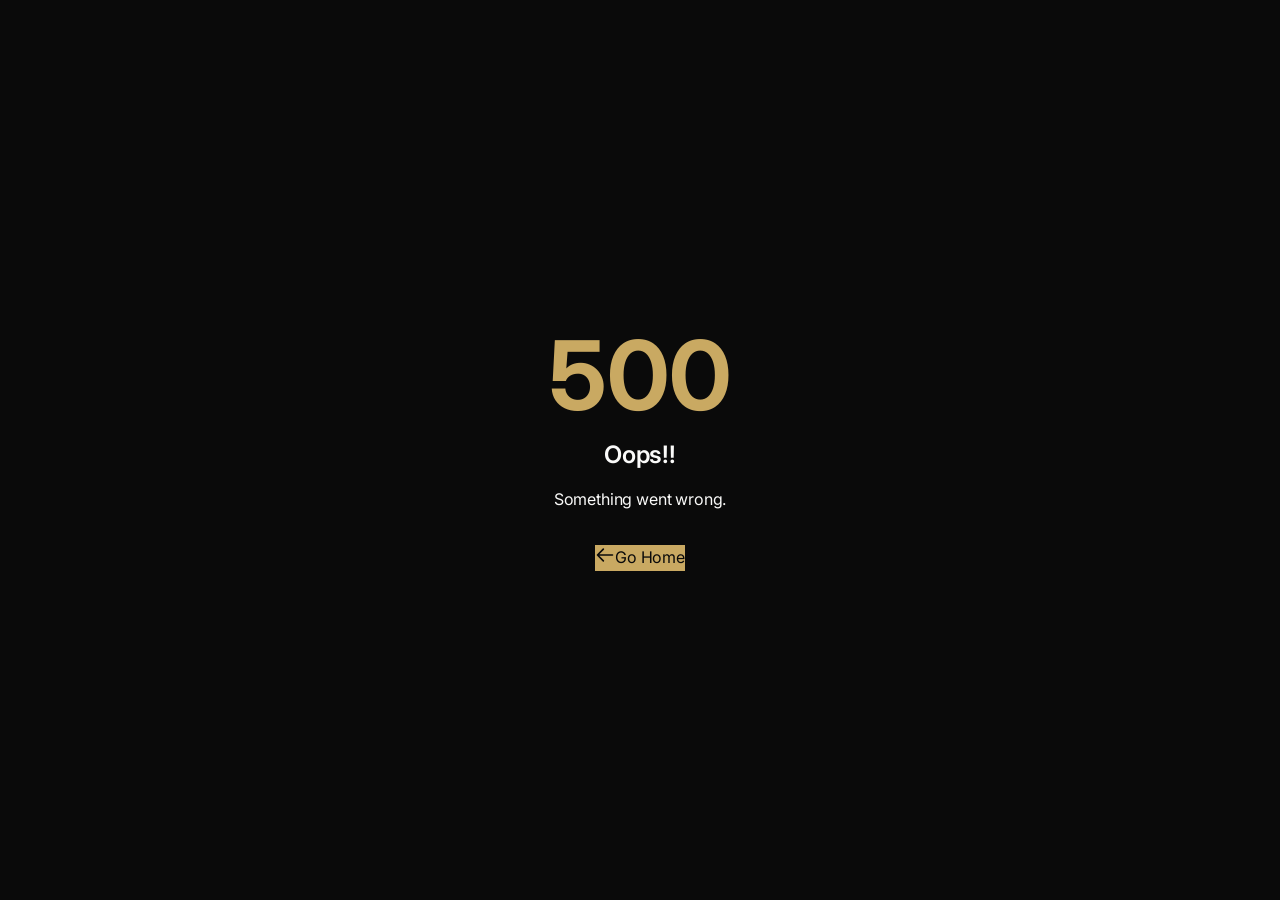
<file: index.html>
<!doctype html><html lang="en"><head><meta charset="UTF-8"/><link rel="icon" type="image/png" sizes="32x32" href="/favicon-32x32-v2.png?v=20260313"/><link rel="icon" type="image/png" sizes="16x16" href="/favicon-16x16-v2.png?v=20260313"/><link rel="shortcut icon" type="image/x-icon" href="/favicon-v2.ico?v=20260313"/><link rel="apple-touch-icon" sizes="180x180" href="/apple-touch-icon-v2.png?v=20260313"/><meta name="apple-mobile-web-app-capable" content="yes"/><meta name="apple-mobile-web-app-title" content="Arjun Barge"/><meta name="viewport" content="width=device-width,initial-scale=1"/><meta name="theme-color" content="#0f0f0e"/><title>Arjun Nitin Barge | AI Product Leader</title><meta property="title" content="Arjun Nitin Barge | AI Product Leader"/><meta name="description" content="Kellogg MBA + MS AI candidate focused on enterprise AI strategy, ethical AI governance, cloud infrastructure optimization, and high-impact product execution."/><meta itemprop="name" content="Arjun Nitin Barge | AI Product Leader"/><meta itemprop="description" content="Kellogg MBA + MS AI candidate focused on enterprise AI strategy, ethical AI governance, cloud infrastructure optimization, and high-impact product execution."/><meta itemprop="image" content=""/><meta property="og:title" content="Arjun Nitin Barge | AI Product Leader"/><meta property="og:description" content="Kellogg MBA + MS AI candidate focused on enterprise AI strategy, ethical AI governance, cloud infrastructure optimization, and high-impact product execution."/><meta property="og:image" content=""/><meta property="og:image:secure_url" content=""/><meta name="twitter:card" content="summary_large_image"/><meta name="twitter:title" content="Arjun Nitin Barge | AI Product Leader"/><meta name="twitter:description" content="Kellogg MBA + MS AI candidate focused on enterprise AI strategy, ethical AI governance, cloud infrastructure optimization, and high-impact product execution."/><meta name="twitter:image" content=""/><link rel="preconnect" href="https://fonts.googleapis.com"><link rel="preconnect" href="https://fonts.gstatic.com" crossorigin><meta http-equiv="Cache-Control" content="no-cache, no-store, must-revalidate"/><meta http-equiv="Pragma" content="no-cache"/><meta http-equiv="Expires" content="0"/><link href="https://fonts.googleapis.com/css2?family=Cormorant+Garamond:ital,wght@0,300;0,400;0,500;0,600;1,300;1,400&family=Inter:wght@300;400;500;600&family=JetBrains+Mono:wght@300;400;500&display=swap" rel="stylesheet"><script async src="https://www.googletagmanager.com/gtag/js?id=G-815SYW1H2Q"></script><script>window.dataLayer = window.dataLayer || [];
  function gtag(){dataLayer.push(arguments);}
  window.gtag = window.gtag || gtag;
  gtag('js', new Date());
  gtag('config', 'G-815SYW1H2Q');</script><style>html{background-color:#0f0f0e}</style><script type="module" crossorigin src="/assets/index-CNMj6SG7.js"></script><link rel="modulepreload" crossorigin href="/assets/react-vendor-Bsy9czSr.js"><link rel="modulepreload" crossorigin href="/assets/financial-platform-DhzlPHpE.js"><link rel="stylesheet" crossorigin href="/assets/index-B-ZNWrsb.css"></head><body><div id="root"></div><script>(async function ensureLatestVersion() {
        try {
          var isLocal =
            window.location.hostname === 'localhost' ||
            window.location.hostname === '127.0.0.1' ||
            window.location.hostname === '::1';
          if (isLocal) return;

          var LOAD_GUARD = '__doc_refresh_guard';
          var HARD_RELOAD_COUNT = '__hard_reload_count';
          var HARD_RELOAD_DONE = '__hard_reload_done';
          var KEY = '__site_version';

          async function clearClientCaches() {
            if ('serviceWorker' in navigator) {
              var regs = await navigator.serviceWorker.getRegistrations();
              await Promise.all(regs.map(function (r) { return r.unregister(); }));
            }

            if ('caches' in window) {
              var cacheKeys = await caches.keys();
              await Promise.all(cacheKeys.map(function (k) { return caches.delete(k); }));
            }
          }

          async function forceFreshReload(reasonValue) {
            var count = Number(sessionStorage.getItem(HARD_RELOAD_COUNT) || '0');
            if (count >= 2) return;

            sessionStorage.setItem(HARD_RELOAD_COUNT, String(count + 1));
            await clearClientCaches();

            var next = new URL(window.location.href);
            next.searchParams.set('_v', Date.now().toString());
            next.searchParams.set('_r', reasonValue);
            window.location.replace(next.toString());
          }

          var u = new URL(window.location.href);

          if (!u.searchParams.has('_v') && !sessionStorage.getItem(LOAD_GUARD)) {
            sessionStorage.setItem(LOAD_GUARD, '1');
            u.searchParams.set('_v', Date.now().toString());
            window.location.replace(u.toString());
            return;
          }

          if (u.searchParams.has('_v')) {
            sessionStorage.removeItem(LOAD_GUARD);
            var cleaned = new URL(u.toString());
            cleaned.searchParams.delete('_v');
            cleaned.searchParams.delete('_r');
            window.history.replaceState({}, '', cleaned.toString());
          }

          var currentScriptEl = document.querySelector('script[type="module"][src]');
          var currentSrc = currentScriptEl ? currentScriptEl.getAttribute('src') || '' : '';
          var currentMatch = currentSrc.match(/assets\/index-[^"']+\.js/);
          var currentBundle = currentMatch ? currentMatch[0] : '';

          var latestHtmlRes = await fetch('/?__check=' + Date.now(), { cache: 'no-store' });
          if (latestHtmlRes.ok) {
            var latestHtml = await latestHtmlRes.text();
            var latestMatch = latestHtml.match(/assets\/index-[^"']+\.js/);
            var latestBundle = latestMatch ? latestMatch[0] : '';
            if (currentBundle && latestBundle && currentBundle !== latestBundle) {
              await forceFreshReload('bundle-mismatch');
              return;
            }
          }

          var base = '/';
          var response = await fetch(base + 'version.json?v=' + Date.now(), { cache: 'no-store' });
          if (!response.ok) return;

          var data = await response.json();
          var latest = String((data && data.version) || '');
          if (!latest) return;

          var current = localStorage.getItem(KEY);
          if (!current) {
            localStorage.setItem(KEY, latest);
            if (sessionStorage.getItem(HARD_RELOAD_DONE) !== latest) {
              sessionStorage.setItem(HARD_RELOAD_DONE, latest);
              await forceFreshReload('first-load');
              return;
            }
            return;
          }

          if (current !== latest) {
            localStorage.setItem(KEY, latest);
            await forceFreshReload('version-change');
            return;
          }

          sessionStorage.removeItem(HARD_RELOAD_COUNT);
        } catch (_) {}
      })();</script></body></html>
</file>
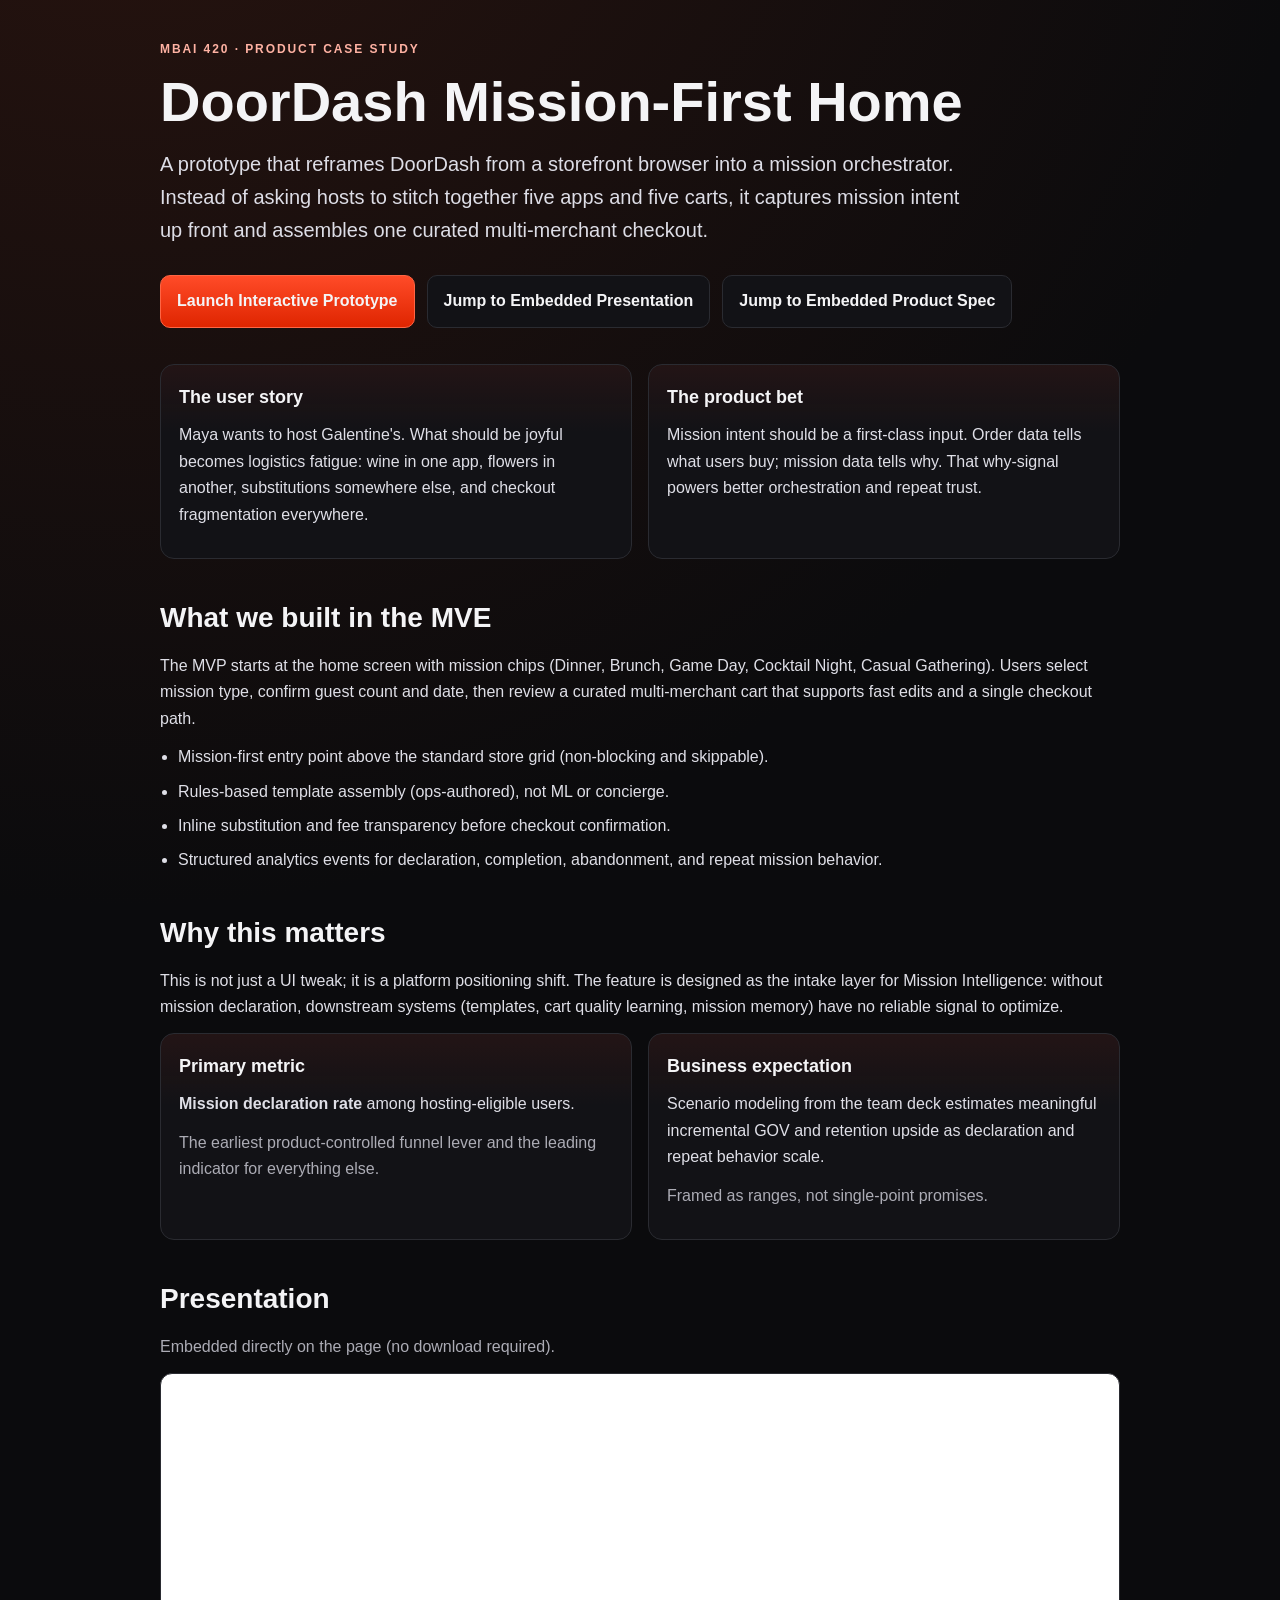
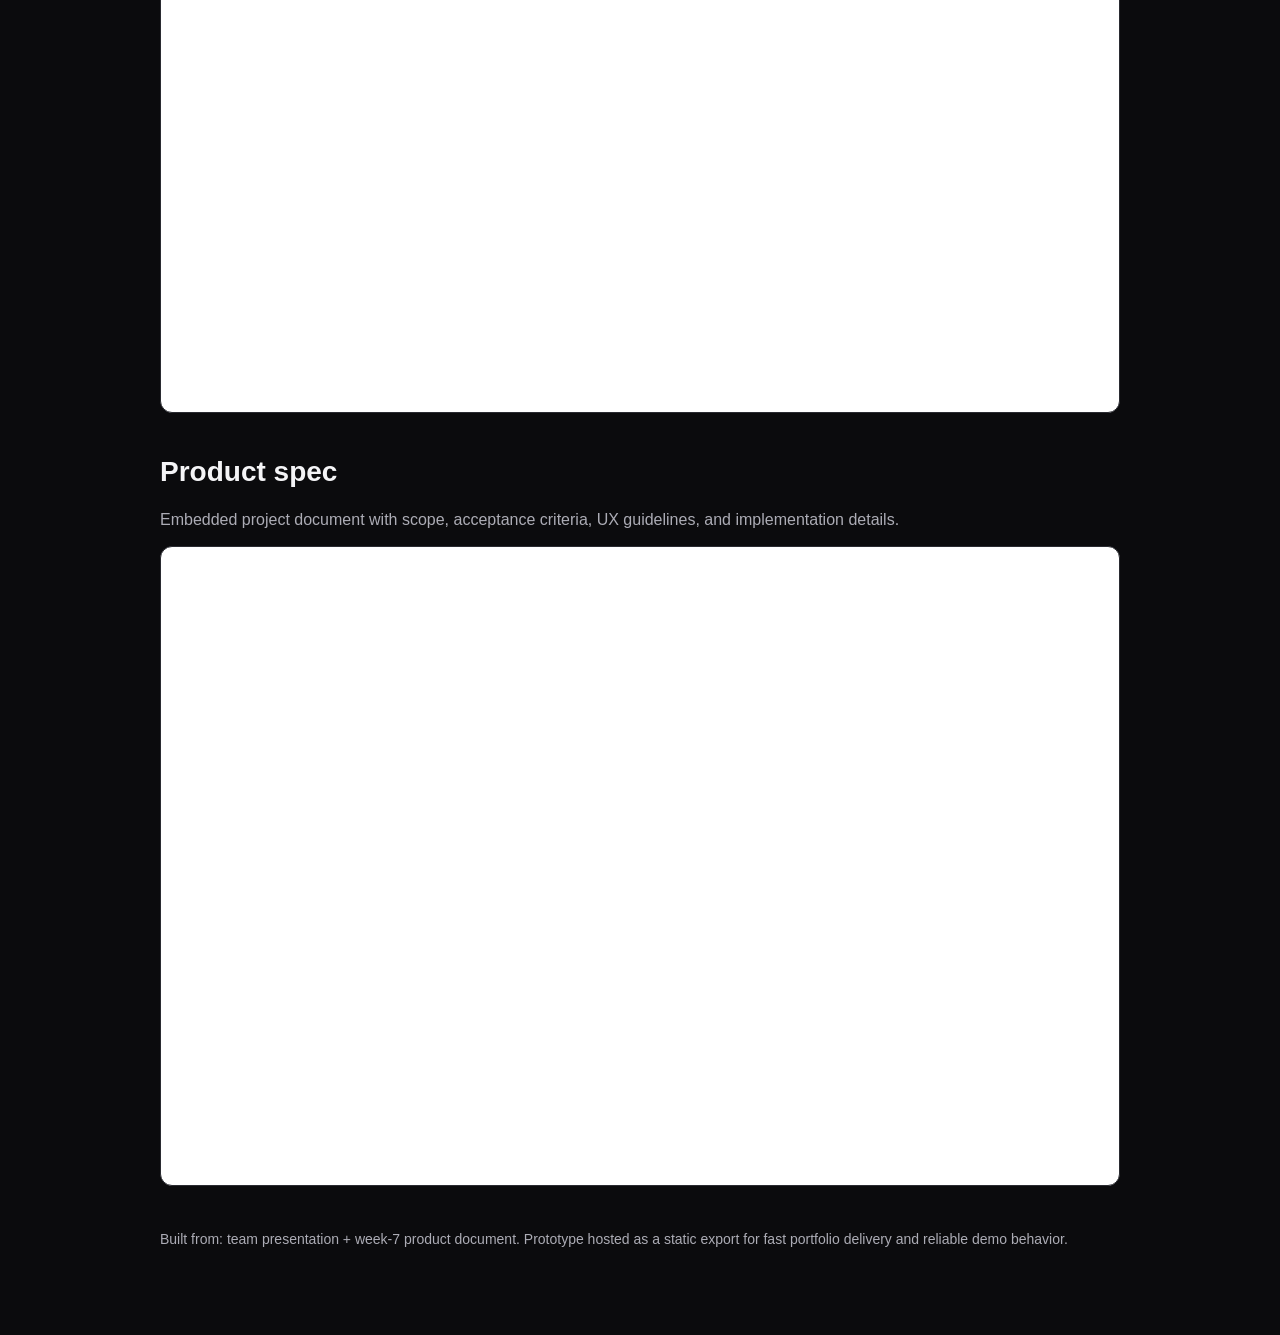
<file: doordash-missions-case-study/index.html>
<!doctype html>
<html lang="en">
  <head>
    <meta charset="UTF-8" />
    <meta name="viewport" content="width=device-width, initial-scale=1.0" />
    <title>DoorDash Mission-First Home | Case Study</title>
    <meta
      name="description"
      content="Case study: DoorDash Mission-First Home prototype built to orchestrate hosting missions with one curated multi-merchant cart."
    />
    <style>
      :root {
        --bg: #0b0b0d;
        --panel: #121216;
        --muted: #acacb5;
        --text: #f4f4f6;
        --accent: #ff3008;
        --border: #2a2b31;
      }
      * { box-sizing: border-box; }
      body {
        margin: 0;
        font-family: Inter, -apple-system, BlinkMacSystemFont, "Segoe UI", sans-serif;
        background: radial-gradient(circle at 10% -10%, #2a140f 0%, transparent 35%), var(--bg);
        color: var(--text);
        line-height: 1.65;
      }
      .wrap { max-width: 1000px; margin: 0 auto; padding: 40px 20px 72px; }
      .kicker {
        color: #ffb2a3;
        letter-spacing: 0.16em;
        text-transform: uppercase;
        font-size: 12px;
        font-weight: 700;
      }
      h1 { font-size: clamp(30px, 5vw, 56px); margin: 12px 0 16px; line-height: 1.08; }
      .lead { font-size: clamp(16px, 2.4vw, 20px); color: #dddde6; max-width: 800px; }
      .cta-row { display: flex; flex-wrap: wrap; gap: 12px; margin: 28px 0 36px; }
      .btn {
        display: inline-flex; align-items: center; justify-content: center;
        padding: 12px 16px; border-radius: 10px; font-weight: 700;
        text-decoration: none; border: 1px solid var(--border); color: var(--text); background: var(--panel);
      }
      .btn.primary { background: linear-gradient(180deg, #ff4b28, #df2500); border-color: #ff6544; }
      .grid { display: grid; gap: 16px; grid-template-columns: repeat(12, 1fr); margin: 10px 0 34px; }
      .card {
        grid-column: span 12;
        background: linear-gradient(180deg, rgba(255, 48, 8, 0.07), transparent 35%), var(--panel);
        border: 1px solid var(--border);
        border-radius: 14px;
        padding: 18px;
      }
      @media (min-width: 900px) { .card.span-6 { grid-column: span 6; } }
      h2 { margin: 36px 0 12px; font-size: 28px; }
      h3 { margin: 0 0 10px; font-size: 18px; }
      p { margin: 0 0 12px; color: #dfdfe7; }
      ul { margin: 0; padding-left: 18px; color: #dfdfe7; }
      li { margin-bottom: 8px; }
      .muted { color: var(--muted); }
      .embed {
        width: 100%; min-height: 70vh; border: 1px solid var(--border);
        border-radius: 12px; overflow: hidden; background: #fff;
      }
      iframe { width: 100%; height: 70vh; border: none; }
      .foot { margin-top: 42px; color: var(--muted); font-size: 14px; }
    </style>
  </head>
  <body>
    <main class="wrap">
      <div class="kicker">MBAi 420 · Product Case Study</div>
      <h1>DoorDash Mission-First Home</h1>
      <p class="lead">
        A prototype that reframes DoorDash from a storefront browser into a mission orchestrator.
        Instead of asking hosts to stitch together five apps and five carts, it captures mission intent up front and assembles one curated multi-merchant checkout.
      </p>

      <div class="cta-row">
        <a class="btn primary" href="/doordash-missions/" target="_blank" rel="noopener noreferrer">Launch Interactive Prototype</a>
        <a class="btn" href="#presentation">Jump to Embedded Presentation</a>
        <a class="btn" href="#product-spec">Jump to Embedded Product Spec</a>
      </div>

      <section class="grid">
        <article class="card span-6">
          <h3>The user story</h3>
          <p>Maya wants to host Galentine's. What should be joyful becomes logistics fatigue: wine in one app, flowers in another, substitutions somewhere else, and checkout fragmentation everywhere.</p>
        </article>
        <article class="card span-6">
          <h3>The product bet</h3>
          <p>Mission intent should be a first-class input. Order data tells what users buy; mission data tells why. That why-signal powers better orchestration and repeat trust.</p>
        </article>
      </section>

      <h2>What we built in the MVE</h2>
      <p>
        The MVP starts at the home screen with mission chips (Dinner, Brunch, Game Day, Cocktail Night, Casual Gathering).
        Users select mission type, confirm guest count and date, then review a curated multi-merchant cart that supports fast edits and a single checkout path.
      </p>
      <ul>
        <li>Mission-first entry point above the standard store grid (non-blocking and skippable).</li>
        <li>Rules-based template assembly (ops-authored), not ML or concierge.</li>
        <li>Inline substitution and fee transparency before checkout confirmation.</li>
        <li>Structured analytics events for declaration, completion, abandonment, and repeat mission behavior.</li>
      </ul>

      <h2>Why this matters</h2>
      <p>
        This is not just a UI tweak; it is a platform positioning shift. The feature is designed as the intake layer for Mission Intelligence:
        without mission declaration, downstream systems (templates, cart quality learning, mission memory) have no reliable signal to optimize.
      </p>
      <div class="grid">
        <article class="card span-6">
          <h3>Primary metric</h3>
          <p><strong>Mission declaration rate</strong> among hosting-eligible users.</p>
          <p class="muted">The earliest product-controlled funnel lever and the leading indicator for everything else.</p>
        </article>
        <article class="card span-6">
          <h3>Business expectation</h3>
          <p>Scenario modeling from the team deck estimates meaningful incremental GOV and retention upside as declaration and repeat behavior scale.</p>
          <p class="muted">Framed as ranges, not single-point promises.</p>
        </article>
      </div>

      <h2 id="presentation">Presentation</h2>
      <p class="muted">
        Embedded directly on the page (no download required).
      </p>
      <div class="embed">
        <iframe
          src="https://view.officeapps.live.com/op/embed.aspx?src=https%3A%2F%2Farjun-barge.github.io%2Fassets%2Fdoordash%2FTPM_DoorDash_Galentines_v2.pptx"
          title="DoorDash Mission-First Home presentation"
        ></iframe>
      </div>

      <h2 id="product-spec">Product spec</h2>
      <p class="muted">Embedded project document with scope, acceptance criteria, UX guidelines, and implementation details.</p>
      <div class="embed">
        <iframe src="/assets/doordash/TPM Week 7 Doc.pdf#toolbar=1&navpanes=0&view=FitH" title="DoorDash Mission-First Home document"></iframe>
      </div>

      <p class="foot">
        Built from: team presentation + week-7 product document. Prototype hosted as a static export for fast portfolio delivery and reliable demo behavior.
      </p>
    </main>
  </body>
</html>
</file>
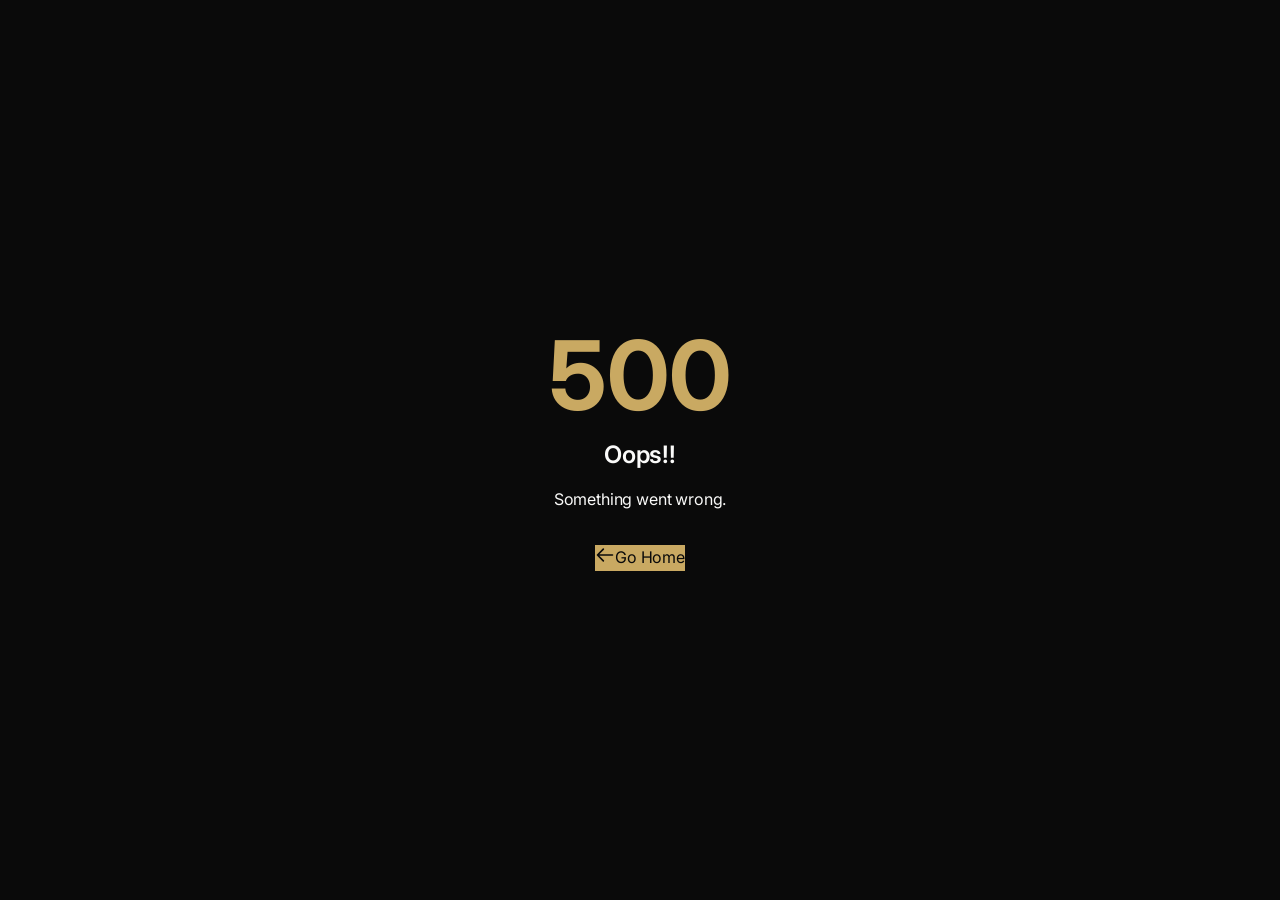
<file: latest/index.html>
<!doctype html>
<html lang="en">
  <head>
    <meta charset="UTF-8" />
    <meta name="viewport" content="width=device-width, initial-scale=1.0" />
    <meta name="robots" content="noindex" />
    <title>Loading Latest Version...</title>
    <script>
      (function goLatest() {
        var target = '/?_v=' + Date.now();
        window.location.replace(target);
      })();
    </script>
  </head>
  <body>
    Redirecting to the latest version...
  </body>
</html>
</file>
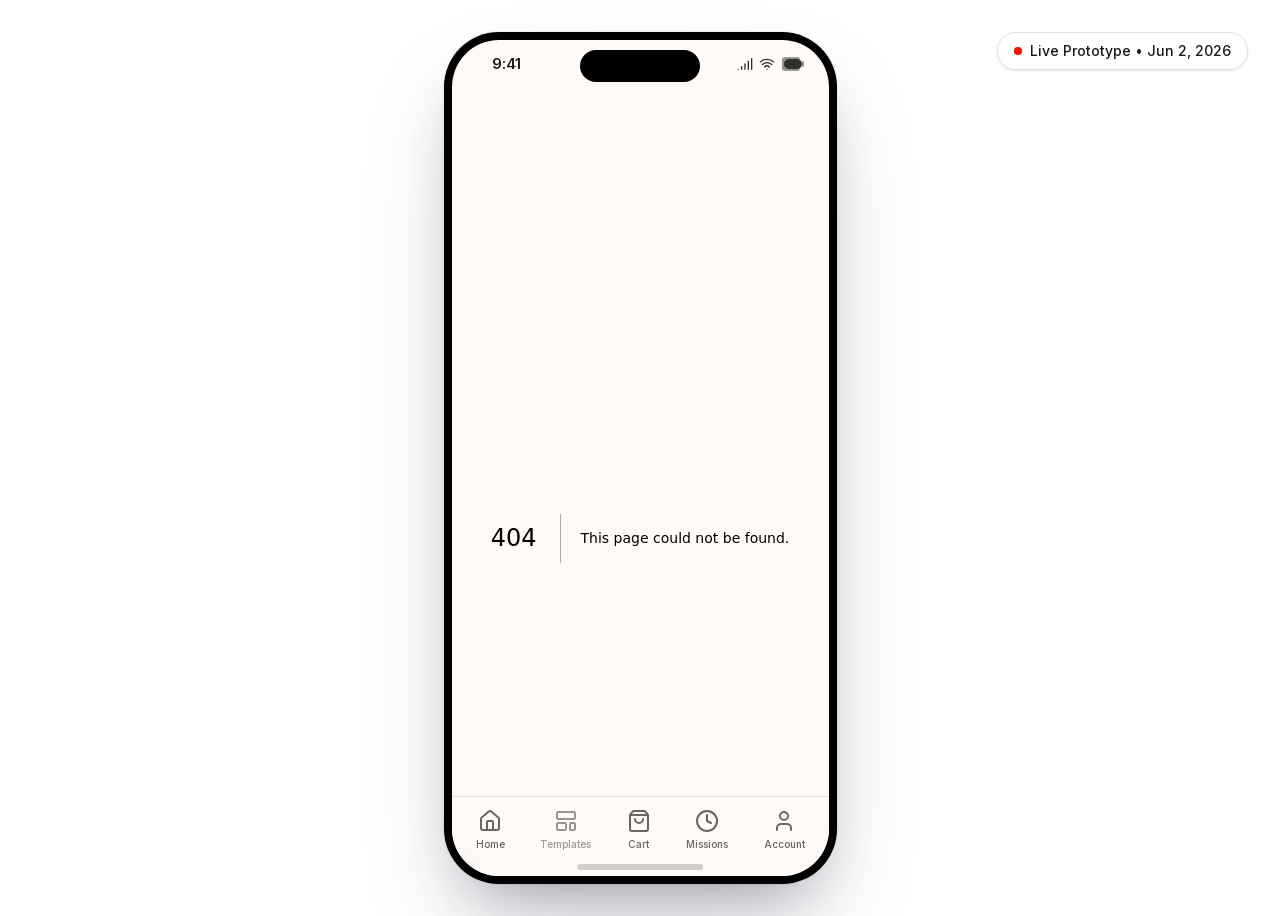
<file: doordash-missions/404/index.html>
<!DOCTYPE html><html lang="en" class="inter_b2991b2-module__9mH_6q__variable h-full antialiased"><head><meta charSet="utf-8"/><meta name="viewport" content="width=device-width, initial-scale=1"/><link rel="stylesheet" href="/doordash-missions/_next/static/chunks/03xf6mrx5foyj.css" data-precedence="next"/><link rel="preload" as="script" fetchPriority="low" href="/doordash-missions/_next/static/chunks/0co5o~oraec-6.js"/><script src="/doordash-missions/_next/static/chunks/02i7dfk78~t~2.js" async=""></script><script src="/doordash-missions/_next/static/chunks/0lyo1ibfr9cn..js" async=""></script><script src="/doordash-missions/_next/static/chunks/07lhk_q6pmm3r.js" async=""></script><script src="/doordash-missions/_next/static/chunks/turbopack-10g~2170de.p7.js" async=""></script><script src="/doordash-missions/_next/static/chunks/0va1jb9j3b2wn.js" async=""></script><script src="/doordash-missions/_next/static/chunks/0v48hsoo4zjwo.js" async=""></script><script src="/doordash-missions/_next/static/chunks/13~hfnhe70z8m.js" async=""></script><script src="/doordash-missions/_next/static/chunks/0d3shmwh5_nmn.js" async=""></script><script src="/doordash-missions/_next/static/chunks/1357ftbay.9r9.js" async=""></script><title>404: This page could not be found.</title><meta name="robots" content="noindex"/><meta name="next-size-adjust" content=""/><title>DoorDash Missions Prototype</title><meta name="description" content="A production-grade interactive prototype of DoorDash Missions."/><link rel="icon" href="/doordash-missions/favicon.ico?favicon.0x3dzn~oxb6tn.ico" sizes="256x256" type="image/x-icon"/><script src="/doordash-missions/_next/static/chunks/03~yq9q893hmn.js" noModule=""></script></head><body class="min-h-full"><div hidden=""><!--$--><!--/$--></div><div class="flex min-h-screen items-center justify-center p-4 sm:p-8"><div class="absolute top-4 right-4 sm:top-8 sm:right-8 bg-white/80 backdrop-blur-md shadow-sm border border-border px-4 py-2 rounded-full flex items-center gap-2 z-50"><span class="relative flex h-2 w-2"><span class="animate-ping absolute inline-flex h-full w-full rounded-full bg-red-400 opacity-75"></span><span class="relative inline-flex rounded-full h-2 w-2 bg-primary"></span></span><span class="text-sm font-medium text-foreground">Live Prototype • <!-- -->Jun 2, 2026</span></div><div class="relative w-[393px] h-[852px] bg-black rounded-[55px] shadow-[0_50px_100px_-20px_rgba(50,50,93,0.25),0_30px_60px_-30px_rgba(0,0,0,0.3)] ring-1 ring-gray-900/5 p-2 overflow-hidden shrink-0"><div class="relative w-full h-full bg-background rounded-[47px] overflow-hidden flex flex-col"><div class="absolute top-0 inset-x-0 h-12 flex items-center justify-between px-6 z-50 pointer-events-none text-foreground"><div class="text-[15px] font-semibold tracking-tight w-[54px] text-center ml-1">9:41</div><div class="absolute left-1/2 -translate-x-1/2 top-2.5 w-[120px] h-[32px] bg-black rounded-full"></div><div class="flex items-center gap-1.5 opacity-90"><svg xmlns="http://www.w3.org/2000/svg" width="24" height="24" viewBox="0 0 24 24" fill="none" stroke="currentColor" stroke-width="2" stroke-linecap="round" stroke-linejoin="round" class="lucide lucide-signal w-4 h-4 fill-current" aria-hidden="true"><path d="M2 20h.01"></path><path d="M7 20v-4"></path><path d="M12 20v-8"></path><path d="M17 20V8"></path><path d="M22 4v16"></path></svg><svg xmlns="http://www.w3.org/2000/svg" width="24" height="24" viewBox="0 0 24 24" fill="none" stroke="currentColor" stroke-width="2" stroke-linecap="round" stroke-linejoin="round" class="lucide lucide-wifi w-4 h-4" aria-hidden="true"><path d="M12 20h.01"></path><path d="M2 8.82a15 15 0 0 1 20 0"></path><path d="M5 12.859a10 10 0 0 1 14 0"></path><path d="M8.5 16.429a5 5 0 0 1 7 0"></path></svg><div class="relative flex items-center justify-center"><svg xmlns="http://www.w3.org/2000/svg" width="24" height="24" viewBox="0 0 24 24" fill="none" stroke="currentColor" stroke-width="2" stroke-linecap="round" stroke-linejoin="round" class="lucide lucide-battery w-6 h-6 fill-current opacity-50" aria-hidden="true"><path d="M 22 14 L 22 10"></path><rect x="2" y="6" width="16" height="12" rx="2"></rect></svg><div class="absolute w-[18px] h-2.5 bg-current rounded-sm right-[3px]"></div></div></div></div><div class="flex-1 w-full h-full overflow-y-auto no-scrollbar relative z-0 pt-12 pb-8"><div class="h-full pb-20" style="opacity:0;transform:translateX(20px)"><div style="font-family:system-ui,&quot;Segoe UI&quot;,Roboto,Helvetica,Arial,sans-serif,&quot;Apple Color Emoji&quot;,&quot;Segoe UI Emoji&quot;;height:100vh;text-align:center;display:flex;flex-direction:column;align-items:center;justify-content:center"><div><style>body{color:#000;background:#fff;margin:0}.next-error-h1{border-right:1px solid rgba(0,0,0,.3)}@media (prefers-color-scheme:dark){body{color:#fff;background:#000}.next-error-h1{border-right:1px solid rgba(255,255,255,.3)}}</style><h1 class="next-error-h1" style="display:inline-block;margin:0 20px 0 0;padding:0 23px 0 0;font-size:24px;font-weight:500;vertical-align:top;line-height:49px">404</h1><div style="display:inline-block"><h2 style="font-size:14px;font-weight:400;line-height:49px;margin:0">This page could not be found.</h2></div></div></div><!--$--><!--/$--></div><div class="absolute bottom-0 inset-x-0 h-20 bg-background/95 backdrop-blur-md border-t border-border flex items-start justify-between px-6 pt-3 pb-8 z-40 rounded-b-[47px]"><a class="flex flex-col items-center gap-1 relative transition-colors text-muted-foreground hover:text-foreground" href="/doordash-missions/"><div class="relative"><svg xmlns="http://www.w3.org/2000/svg" width="24" height="24" viewBox="0 0 24 24" fill="none" stroke="currentColor" stroke-width="2" stroke-linecap="round" stroke-linejoin="round" class="lucide lucide-house w-6 h-6" aria-hidden="true"><path d="M15 21v-8a1 1 0 0 0-1-1h-4a1 1 0 0 0-1 1v8"></path><path d="M3 10a2 2 0 0 1 .709-1.528l7-6a2 2 0 0 1 2.582 0l7 6A2 2 0 0 1 21 10v9a2 2 0 0 1-2 2H5a2 2 0 0 1-2-2z"></path></svg></div><span class="text-[10px] font-medium">Home</span></a><div class="flex flex-col items-center gap-1 opacity-40 cursor-not-allowed"><svg xmlns="http://www.w3.org/2000/svg" width="24" height="24" viewBox="0 0 24 24" fill="none" stroke="currentColor" stroke-width="2" stroke-linecap="round" stroke-linejoin="round" class="lucide lucide-layout-template w-6 h-6" aria-hidden="true"><rect width="18" height="7" x="3" y="3" rx="1"></rect><rect width="9" height="7" x="3" y="14" rx="1"></rect><rect width="5" height="7" x="16" y="14" rx="1"></rect></svg><span class="text-[10px] font-medium">Templates</span></div><a class="flex flex-col items-center gap-1 relative transition-colors text-muted-foreground hover:text-foreground" href="/doordash-missions/cart/"><div class="relative"><svg xmlns="http://www.w3.org/2000/svg" width="24" height="24" viewBox="0 0 24 24" fill="none" stroke="currentColor" stroke-width="2" stroke-linecap="round" stroke-linejoin="round" class="lucide lucide-shopping-bag w-6 h-6" aria-hidden="true"><path d="M16 10a4 4 0 0 1-8 0"></path><path d="M3.103 6.034h17.794"></path><path d="M3.4 5.467a2 2 0 0 0-.4 1.2V20a2 2 0 0 0 2 2h14a2 2 0 0 0 2-2V6.667a2 2 0 0 0-.4-1.2l-2-2.667A2 2 0 0 0 17 2H7a2 2 0 0 0-1.6.8z"></path></svg></div><span class="text-[10px] font-medium">Cart</span></a><a class="flex flex-col items-center gap-1 relative transition-colors text-muted-foreground hover:text-foreground" href="/doordash-missions/missions/"><div class="relative"><svg xmlns="http://www.w3.org/2000/svg" width="24" height="24" viewBox="0 0 24 24" fill="none" stroke="currentColor" stroke-width="2" stroke-linecap="round" stroke-linejoin="round" class="lucide lucide-clock w-6 h-6" aria-hidden="true"><circle cx="12" cy="12" r="10"></circle><path d="M12 6v6l4 2"></path></svg></div><span class="text-[10px] font-medium">Missions</span></a><a class="flex flex-col items-center gap-1 relative transition-colors text-muted-foreground hover:text-foreground" href="/doordash-missions/account/"><div class="relative"><svg xmlns="http://www.w3.org/2000/svg" width="24" height="24" viewBox="0 0 24 24" fill="none" stroke="currentColor" stroke-width="2" stroke-linecap="round" stroke-linejoin="round" class="lucide lucide-user w-6 h-6" aria-hidden="true"><path d="M19 21v-2a4 4 0 0 0-4-4H9a4 4 0 0 0-4 4v2"></path><circle cx="12" cy="7" r="4"></circle></svg></div><span class="text-[10px] font-medium">Account</span></a></div><section aria-label="Notifications alt+T" tabindex="-1" aria-live="polite" aria-relevant="additions text" aria-atomic="false"></section></div><div class="absolute bottom-1.5 left-1/2 -translate-x-1/2 w-1/3 h-1.5 bg-foreground/20 rounded-full z-50 pointer-events-none"></div></div></div></div><script src="/doordash-missions/_next/static/chunks/0co5o~oraec-6.js" id="_R_" async=""></script><script>(self.__next_f=self.__next_f||[]).push([0])</script><script>self.__next_f.push([1,"1:\"$Sreact.fragment\"\n2:I[63763,[\"/doordash-missions/_next/static/chunks/0va1jb9j3b2wn.js\",\"/doordash-missions/_next/static/chunks/0v48hsoo4zjwo.js\",\"/doordash-missions/_next/static/chunks/13~hfnhe70z8m.js\",\"/doordash-missions/_next/static/chunks/0d3shmwh5_nmn.js\"],\"HydrationOverlayBuster\"]\n3:I[5014,[\"/doordash-missions/_next/static/chunks/0va1jb9j3b2wn.js\",\"/doordash-missions/_next/static/chunks/0v48hsoo4zjwo.js\",\"/doordash-missions/_next/static/chunks/13~hfnhe70z8m.js\",\"/doordash-missions/_next/static/chunks/0d3shmwh5_nmn.js\"],\"default\"]\n4:I[39756,[\"/doordash-missions/_next/static/chunks/0va1jb9j3b2wn.js\",\"/doordash-missions/_next/static/chunks/0v48hsoo4zjwo.js\",\"/doordash-missions/_next/static/chunks/13~hfnhe70z8m.js\",\"/doordash-missions/_next/static/chunks/0d3shmwh5_nmn.js\"],\"default\"]\n5:I[16868,[\"/doordash-missions/_next/static/chunks/0va1jb9j3b2wn.js\",\"/doordash-missions/_next/static/chunks/0v48hsoo4zjwo.js\",\"/doordash-missions/_next/static/chunks/13~hfnhe70z8m.js\",\"/doordash-missions/_next/static/chunks/0d3shmwh5_nmn.js\",\"/doordash-missions/_next/static/chunks/1357ftbay.9r9.js\"],\"default\"]\n6:I[37457,[\"/doordash-missions/_next/static/chunks/0va1jb9j3b2wn.js\",\"/doordash-missions/_next/static/chunks/0v48hsoo4zjwo.js\",\"/doordash-missions/_next/static/chunks/13~hfnhe70z8m.js\",\"/doordash-missions/_next/static/chunks/0d3shmwh5_nmn.js\"],\"default\"]\nf:I[68027,[\"/doordash-missions/_next/static/chunks/0va1jb9j3b2wn.js\",\"/doordash-missions/_next/static/chunks/0v48hsoo4zjwo.js\",\"/doordash-missions/_next/static/chunks/13~hfnhe70z8m.js\",\"/doordash-missions/_next/static/chunks/0d3shmwh5_nmn.js\"],\"default\",1]\n:HL[\"/doordash-missions/_next/static/chunks/03xf6mrx5foyj.css\",\"style\"]\n"])</script><script>self.__next_f.push([1,"0:{\"P\":null,\"c\":[\"\",\"_not-found\",\"\"],\"q\":\"\",\"i\":false,\"f\":[[[\"\",{\"children\":[\"/_not-found\",{\"children\":[\"__PAGE__\",{}]}]},\"$undefined\",\"$undefined\",16],[[\"$\",\"$1\",\"c\",{\"children\":[[[\"$\",\"link\",\"0\",{\"rel\":\"stylesheet\",\"href\":\"/doordash-missions/_next/static/chunks/03xf6mrx5foyj.css\",\"precedence\":\"next\",\"crossOrigin\":\"$undefined\",\"nonce\":\"$undefined\"}],[\"$\",\"script\",\"script-0\",{\"src\":\"/doordash-missions/_next/static/chunks/0va1jb9j3b2wn.js\",\"async\":true,\"nonce\":\"$undefined\"}],[\"$\",\"script\",\"script-1\",{\"src\":\"/doordash-missions/_next/static/chunks/0v48hsoo4zjwo.js\",\"async\":true,\"nonce\":\"$undefined\"}],[\"$\",\"script\",\"script-2\",{\"src\":\"/doordash-missions/_next/static/chunks/13~hfnhe70z8m.js\",\"async\":true,\"nonce\":\"$undefined\"}],[\"$\",\"script\",\"script-3\",{\"src\":\"/doordash-missions/_next/static/chunks/0d3shmwh5_nmn.js\",\"async\":true,\"nonce\":\"$undefined\"}]],[\"$\",\"html\",null,{\"lang\":\"en\",\"className\":\"inter_b2991b2-module__9mH_6q__variable h-full antialiased\",\"suppressHydrationWarning\":true,\"children\":[\"$\",\"body\",null,{\"className\":\"min-h-full\",\"suppressHydrationWarning\":true,\"children\":[[\"$\",\"$L2\",null,{}],[\"$\",\"div\",null,{\"className\":\"flex min-h-screen items-center justify-center p-4 sm:p-8\",\"children\":[[\"$\",\"div\",null,{\"className\":\"absolute top-4 right-4 sm:top-8 sm:right-8 bg-white/80 backdrop-blur-md shadow-sm border border-border px-4 py-2 rounded-full flex items-center gap-2 z-50\",\"children\":[[\"$\",\"span\",null,{\"className\":\"relative flex h-2 w-2\",\"children\":[[\"$\",\"span\",null,{\"className\":\"animate-ping absolute inline-flex h-full w-full rounded-full bg-red-400 opacity-75\"}],[\"$\",\"span\",null,{\"className\":\"relative inline-flex rounded-full h-2 w-2 bg-primary\"}]]}],[\"$\",\"span\",null,{\"className\":\"text-sm font-medium text-foreground\",\"children\":[\"Live Prototype • \",\"Jun 2, 2026\"]}]]}],[\"$\",\"div\",null,{\"className\":\"relative w-[393px] h-[852px] bg-black rounded-[55px] shadow-[0_50px_100px_-20px_rgba(50,50,93,0.25),0_30px_60px_-30px_rgba(0,0,0,0.3)] ring-1 ring-gray-900/5 p-2 overflow-hidden shrink-0\",\"children\":[\"$\",\"div\",null,{\"className\":\"relative w-full h-full bg-background rounded-[47px] overflow-hidden flex flex-col\",\"children\":[[\"$\",\"div\",null,{\"className\":\"absolute top-0 inset-x-0 h-12 flex items-center justify-between px-6 z-50 pointer-events-none text-foreground\",\"children\":[[\"$\",\"div\",null,{\"className\":\"text-[15px] font-semibold tracking-tight w-[54px] text-center ml-1\",\"children\":\"9:41\"}],[\"$\",\"div\",null,{\"className\":\"absolute left-1/2 -translate-x-1/2 top-2.5 w-[120px] h-[32px] bg-black rounded-full\"}],[\"$\",\"div\",null,{\"className\":\"flex items-center gap-1.5 opacity-90\",\"children\":[[\"$\",\"$L3\",null,{\"ref\":\"$undefined\",\"iconNode\":[[\"path\",{\"d\":\"M2 20h.01\",\"key\":\"4haj6o\"}],[\"path\",{\"d\":\"M7 20v-4\",\"key\":\"j294jx\"}],[\"path\",{\"d\":\"M12 20v-8\",\"key\":\"i3yub9\"}],[\"path\",{\"d\":\"M17 20V8\",\"key\":\"1tkaf5\"}],[\"path\",{\"d\":\"M22 4v16\",\"key\":\"sih9yq\"}]],\"className\":\"lucide-signal w-4 h-4 fill-current\"}],[\"$\",\"$L3\",null,{\"ref\":\"$undefined\",\"iconNode\":[[\"path\",{\"d\":\"M12 20h.01\",\"key\":\"zekei9\"}],[\"path\",{\"d\":\"M2 8.82a15 15 0 0 1 20 0\",\"key\":\"dnpr2z\"}],[\"path\",{\"d\":\"M5 12.859a10 10 0 0 1 14 0\",\"key\":\"1x1e6c\"}],[\"path\",{\"d\":\"M8.5 16.429a5 5 0 0 1 7 0\",\"key\":\"1bycff\"}]],\"className\":\"lucide-wifi w-4 h-4\"}],[\"$\",\"div\",null,{\"className\":\"relative flex items-center justify-center\",\"children\":[[\"$\",\"$L3\",null,{\"ref\":\"$undefined\",\"iconNode\":[[\"path\",{\"d\":\"M 22 14 L 22 10\",\"key\":\"nqc4tb\"}],[\"rect\",{\"x\":\"2\",\"y\":\"6\",\"width\":\"16\",\"height\":\"12\",\"rx\":\"2\",\"key\":\"13zb55\"}]],\"className\":\"lucide-battery w-6 h-6 fill-current opacity-50\"}],[\"$\",\"div\",null,{\"className\":\"absolute w-[18px] h-2.5 bg-current rounded-sm right-[3px]\"}]]}]]}]]}],[\"$\",\"div\",null,{\"className\":\"flex-1 w-full h-full overflow-y-auto no-scrollbar relative z-0 pt-12 pb-8\",\"children\":[[\"$\",\"$L4\",null,{\"parallelRouterKey\":\"children\",\"error\":\"$undefined\",\"errorStyles\":\"$undefined\",\"errorScripts\":\"$undefined\",\"template\":[\"$\",\"$L5\",null,{\"children\":[\"$\",\"$L6\",null,{}]}],\"templateStyles\":[],\"templateScripts\":[[\"$\",\"script\",\"script-0\",{\"src\":\"/doordash-missions/_next/static/chunks/1357ftbay.9r9.js\",\"async\":true}]],\"notFound\":[[[\"$\",\"title\",null,{\"children\":\"404: This page could not be found.\"}],[\"$\",\"div\",null,{\"style\":{\"fontFamily\":\"system-ui,\\\"Segoe UI\\\",Roboto,Helvetica,Arial,sans-serif,\\\"Apple Color Emoji\\\",\\\"Segoe UI Emoji\\\"\",\"height\":\"100vh\",\"textAlign\":\"center\",\"display\":\"flex\",\"flexDirection\":\"column\",\"alignItems\":\"center\",\"justifyContent\":\"center\"},\"children\":\"$L7\"}]],[]],\"forbidden\":\"$undefined\",\"unauthorized\":\"$undefined\"}],\"$L8\",\"$L9\"]}],\"$La\"]}]}]]}]]}]}]]}],{\"children\":[\"$Lb\",{\"children\":[\"$Lc\",{},null,false,null]},null,false,\"$@d\"]},null,false,null],\"$Le\",false]],\"m\":\"$undefined\",\"G\":[\"$f\",[\"$L10\"]],\"S\":true,\"h\":null,\"s\":\"$undefined\",\"l\":\"$undefined\",\"p\":\"$undefined\",\"d\":\"$undefined\",\"b\":\"-e0IwJeAP_MN8hJemEe3V\"}\n"])</script><script>self.__next_f.push([1,"11:I[29953,[\"/doordash-missions/_next/static/chunks/0va1jb9j3b2wn.js\",\"/doordash-missions/_next/static/chunks/0v48hsoo4zjwo.js\",\"/doordash-missions/_next/static/chunks/13~hfnhe70z8m.js\",\"/doordash-missions/_next/static/chunks/0d3shmwh5_nmn.js\"],\"BottomTabs\"]\n12:I[13354,[\"/doordash-missions/_next/static/chunks/0va1jb9j3b2wn.js\",\"/doordash-missions/_next/static/chunks/0v48hsoo4zjwo.js\",\"/doordash-missions/_next/static/chunks/13~hfnhe70z8m.js\",\"/doordash-missions/_next/static/chunks/0d3shmwh5_nmn.js\"],\"Toaster\"]\n13:I[97367,[\"/doordash-missions/_next/static/chunks/0va1jb9j3b2wn.js\",\"/doordash-missions/_next/static/chunks/0v48hsoo4zjwo.js\",\"/doordash-missions/_next/static/chunks/13~hfnhe70z8m.js\",\"/doordash-missions/_next/static/chunks/0d3shmwh5_nmn.js\"],\"OutletBoundary\"]\n14:\"$Sreact.suspense\"\n17:I[97367,[\"/doordash-missions/_next/static/chunks/0va1jb9j3b2wn.js\",\"/doordash-missions/_next/static/chunks/0v48hsoo4zjwo.js\",\"/doordash-missions/_next/static/chunks/13~hfnhe70z8m.js\",\"/doordash-missions/_next/static/chunks/0d3shmwh5_nmn.js\"],\"ViewportBoundary\"]\n19:I[97367,[\"/doordash-missions/_next/static/chunks/0va1jb9j3b2wn.js\",\"/doordash-missions/_next/static/chunks/0v48hsoo4zjwo.js\",\"/doordash-missions/_next/static/chunks/13~hfnhe70z8m.js\",\"/doordash-missions/_next/static/chunks/0d3shmwh5_nmn.js\"],\"MetadataBoundary\"]\n7:[\"$\",\"div\",null,{\"children\":[[\"$\",\"style\",null,{\"dangerouslySetInnerHTML\":{\"__html\":\"body{color:#000;background:#fff;margin:0}.next-error-h1{border-right:1px solid rgba(0,0,0,.3)}@media (prefers-color-scheme:dark){body{color:#fff;background:#000}.next-error-h1{border-right:1px solid rgba(255,255,255,.3)}}\"}}],[\"$\",\"h1\",null,{\"className\":\"next-error-h1\",\"style\":{\"display\":\"inline-block\",\"margin\":\"0 20px 0 0\",\"padding\":\"0 23px 0 0\",\"fontSize\":24,\"fontWeight\":500,\"verticalAlign\":\"top\",\"lineHeight\":\"49px\"},\"children\":404}],[\"$\",\"div\",null,{\"style\":{\"display\":\"inline-block\"},\"children\":[\"$\",\"h2\",null,{\"style\":{\"fontSize\":14,\"fontWeight\":400,\"lineHeight\":\"49px\",\"margin\":0},\"children\":\"This page could not be found.\"}]}]]}]\n8:[\"$\",\"$L11\",null,{}]\n9:[\"$\",\"$L12\",null,{}]\na:[\"$\",\"div\",null,{\"className\":\"absolute bottom-1.5 left-1/2 -translate-x-1/2 w-1/3 h-1.5 bg-foreground/20 rounded-full z-50 pointer-events-none\"}]\nb:[\"$\",\"$1\",\"c\",{\"children\":[null,[\"$\",\"$L4\",null,{\"parallelRouterKey\":\"children\",\"error\":\"$undefined\",\"errorStyles\":\"$undefined\",\"errorScripts\":\"$undefined\",\"template\":[\"$\",\"$L6\",null,{}],\"templateStyles\":\"$undefined\",\"templateScripts\":\"$undefined\",\"notFound\":\"$undefined\",\"forbidden\":\"$undefined\",\"unauthorized\":\"$undefined\"}]]}]\nc:[\"$\",\"$1\",\"c\",{\"children\":[[[\"$\",\"title\",null,{\"children\":\"404: This page could not be found.\"}],[\"$\",\"div\",null,{\"style\":\"$0:f:0:1:0:props:children:1:props:children:props:children:1:props:children:1:props:children:props:children:1:props:children:0:props:notFound:0:1:props:style\",\"children\":[\"$\",\"div\",null,{\"children\":[[\"$\",\"style\",null,{\"dangerouslySetInnerHTML\":{\"__html\":\"body{color:#000;background:#fff;margin:0}.next-error-h1{border-right:1px solid rgba(0,0,0,.3)}@media (prefers-color-scheme:dark){body{color:#fff;background:#000}.next-error-h1{border-right:1px solid rgba(255,255,255,.3)}}\"}}],[\"$\",\"h1\",null,{\"className\":\"next-error-h1\",\"style\":\"$7:props:children:1:props:style\",\"children\":404}],[\"$\",\"div\",null,{\"style\":\"$7:props:children:2:props:style\",\"children\":[\"$\",\"h2\",null,{\"style\":\"$7:props:children:2:props:children:props:style\",\"children\":\"This page could not be found.\"}]}]]}]}]],null,[\"$\",\"$L13\",null,{\"children\":[\"$\",\"$14\",null,{\"name\":\"Next.MetadataOutlet\",\"children\":\"$@15\"}]}]]}]\n16:[]\nd:\"$W16\"\ne:[\"$\",\"$1\",\"h\",{\"children\":[[\"$\",\"meta\",null,{\"name\":\"robots\",\"content\":\"noindex\"}],[\"$\",\"$L17\",null,{\"children\":\"$L18\"}],[\"$\",\"div\",null,{\"hidden\":true,\"children\":[\"$\",\"$L19\",null,{\"children\":[\"$\",\"$14\",null,{\"name\":\"Next.Metadata\",\"children\":\"$L1a\"}]}]}],[\"$\",\"meta\",null,{\"name\":\"next-size-adjust\",\"content\":\"\"}]]}]\n10:[\"$\",\"link\",\"0\",{\"rel\":\"stylesheet\",\"href\":\"/doordash-missions/_next/static/chunks/03xf6mrx5foyj.css\",\"precedence\":\"next\",\"crossOrigin\":\"$undefined\",\"nonce\":\"$undefi"])</script><script>self.__next_f.push([1,"ned\"}]\n"])</script><script>self.__next_f.push([1,"18:[[\"$\",\"meta\",\"0\",{\"charSet\":\"utf-8\"}],[\"$\",\"meta\",\"1\",{\"name\":\"viewport\",\"content\":\"width=device-width, initial-scale=1\"}]]\n"])</script><script>self.__next_f.push([1,"1b:I[27201,[\"/doordash-missions/_next/static/chunks/0va1jb9j3b2wn.js\",\"/doordash-missions/_next/static/chunks/0v48hsoo4zjwo.js\",\"/doordash-missions/_next/static/chunks/13~hfnhe70z8m.js\",\"/doordash-missions/_next/static/chunks/0d3shmwh5_nmn.js\"],\"IconMark\"]\n15:null\n1a:[[\"$\",\"title\",\"0\",{\"children\":\"DoorDash Missions Prototype\"}],[\"$\",\"meta\",\"1\",{\"name\":\"description\",\"content\":\"A production-grade interactive prototype of DoorDash Missions.\"}],[\"$\",\"link\",\"2\",{\"rel\":\"icon\",\"href\":\"/doordash-missions/favicon.ico?favicon.0x3dzn~oxb6tn.ico\",\"sizes\":\"256x256\",\"type\":\"image/x-icon\"}],[\"$\",\"$L1b\",\"3\",{}]]\n"])</script></body></html>
</file>
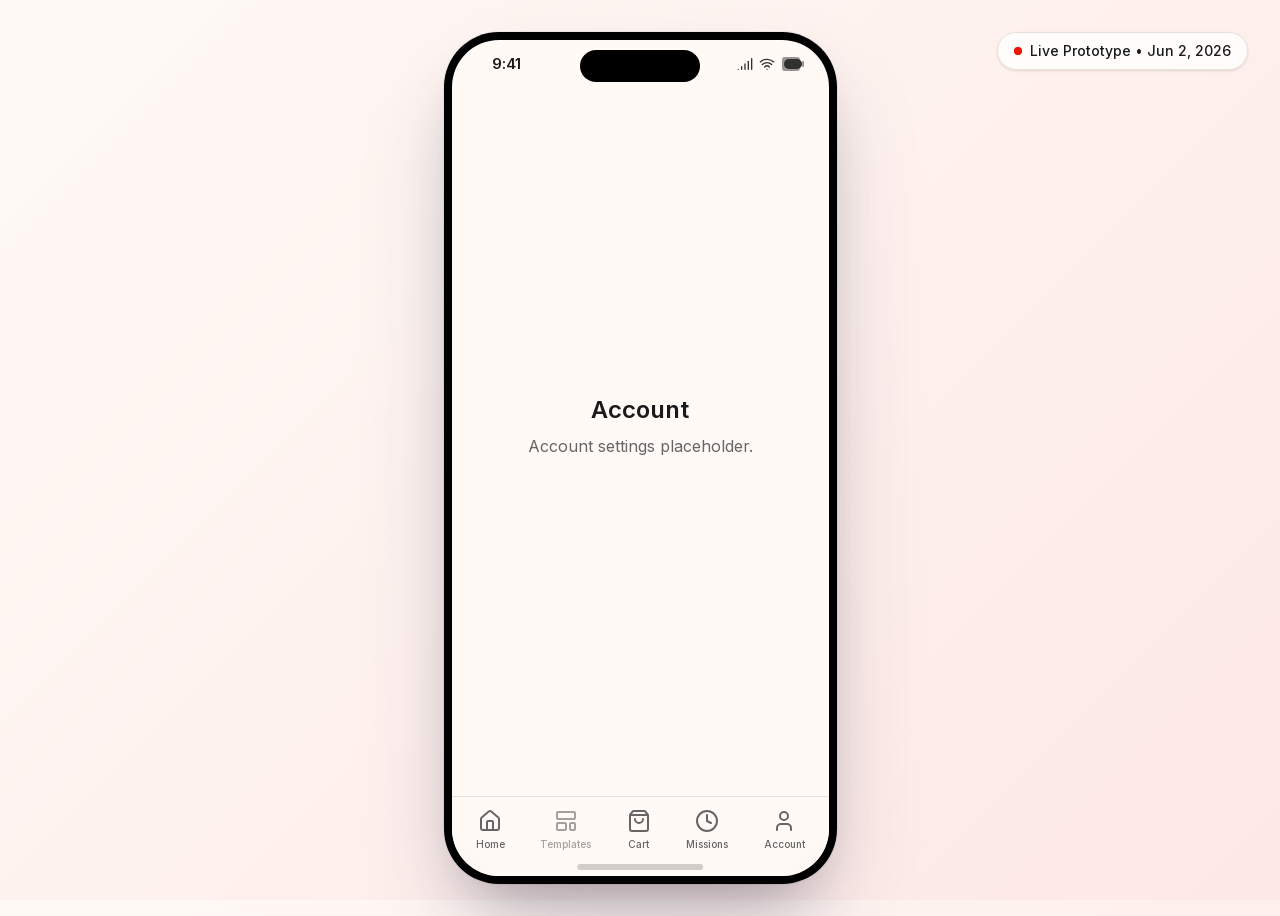
<file: doordash-missions/account/index.html>
<!DOCTYPE html><html lang="en" class="inter_b2991b2-module__9mH_6q__variable h-full antialiased"><head><meta charSet="utf-8"/><meta name="viewport" content="width=device-width, initial-scale=1"/><link rel="preload" href="/doordash-missions/_next/static/media/83afe278b6a6bb3c-s.p.0q-301v4kxxnr.woff2" as="font" crossorigin="" type="font/woff2"/><link rel="stylesheet" href="/doordash-missions/_next/static/chunks/03xf6mrx5foyj.css" data-precedence="next"/><link rel="preload" as="script" fetchPriority="low" href="/doordash-missions/_next/static/chunks/0co5o~oraec-6.js"/><script src="/doordash-missions/_next/static/chunks/02i7dfk78~t~2.js" async=""></script><script src="/doordash-missions/_next/static/chunks/0lyo1ibfr9cn..js" async=""></script><script src="/doordash-missions/_next/static/chunks/07lhk_q6pmm3r.js" async=""></script><script src="/doordash-missions/_next/static/chunks/turbopack-10g~2170de.p7.js" async=""></script><script src="/doordash-missions/_next/static/chunks/0va1jb9j3b2wn.js" async=""></script><script src="/doordash-missions/_next/static/chunks/0v48hsoo4zjwo.js" async=""></script><script src="/doordash-missions/_next/static/chunks/13~hfnhe70z8m.js" async=""></script><script src="/doordash-missions/_next/static/chunks/0d3shmwh5_nmn.js" async=""></script><script src="/doordash-missions/_next/static/chunks/1357ftbay.9r9.js" async=""></script><meta name="next-size-adjust" content=""/><title>DoorDash Missions Prototype</title><meta name="description" content="A production-grade interactive prototype of DoorDash Missions."/><link rel="icon" href="/doordash-missions/favicon.ico?favicon.0x3dzn~oxb6tn.ico" sizes="256x256" type="image/x-icon"/><script src="/doordash-missions/_next/static/chunks/03~yq9q893hmn.js" noModule=""></script></head><body class="min-h-full"><div hidden=""><!--$--><!--/$--></div><div class="flex min-h-screen items-center justify-center p-4 sm:p-8"><div class="absolute top-4 right-4 sm:top-8 sm:right-8 bg-white/80 backdrop-blur-md shadow-sm border border-border px-4 py-2 rounded-full flex items-center gap-2 z-50"><span class="relative flex h-2 w-2"><span class="animate-ping absolute inline-flex h-full w-full rounded-full bg-red-400 opacity-75"></span><span class="relative inline-flex rounded-full h-2 w-2 bg-primary"></span></span><span class="text-sm font-medium text-foreground">Live Prototype • <!-- -->Jun 2, 2026</span></div><div class="relative w-[393px] h-[852px] bg-black rounded-[55px] shadow-[0_50px_100px_-20px_rgba(50,50,93,0.25),0_30px_60px_-30px_rgba(0,0,0,0.3)] ring-1 ring-gray-900/5 p-2 overflow-hidden shrink-0"><div class="relative w-full h-full bg-background rounded-[47px] overflow-hidden flex flex-col"><div class="absolute top-0 inset-x-0 h-12 flex items-center justify-between px-6 z-50 pointer-events-none text-foreground"><div class="text-[15px] font-semibold tracking-tight w-[54px] text-center ml-1">9:41</div><div class="absolute left-1/2 -translate-x-1/2 top-2.5 w-[120px] h-[32px] bg-black rounded-full"></div><div class="flex items-center gap-1.5 opacity-90"><svg xmlns="http://www.w3.org/2000/svg" width="24" height="24" viewBox="0 0 24 24" fill="none" stroke="currentColor" stroke-width="2" stroke-linecap="round" stroke-linejoin="round" class="lucide lucide-signal w-4 h-4 fill-current" aria-hidden="true"><path d="M2 20h.01"></path><path d="M7 20v-4"></path><path d="M12 20v-8"></path><path d="M17 20V8"></path><path d="M22 4v16"></path></svg><svg xmlns="http://www.w3.org/2000/svg" width="24" height="24" viewBox="0 0 24 24" fill="none" stroke="currentColor" stroke-width="2" stroke-linecap="round" stroke-linejoin="round" class="lucide lucide-wifi w-4 h-4" aria-hidden="true"><path d="M12 20h.01"></path><path d="M2 8.82a15 15 0 0 1 20 0"></path><path d="M5 12.859a10 10 0 0 1 14 0"></path><path d="M8.5 16.429a5 5 0 0 1 7 0"></path></svg><div class="relative flex items-center justify-center"><svg xmlns="http://www.w3.org/2000/svg" width="24" height="24" viewBox="0 0 24 24" fill="none" stroke="currentColor" stroke-width="2" stroke-linecap="round" stroke-linejoin="round" class="lucide lucide-battery w-6 h-6 fill-current opacity-50" aria-hidden="true"><path d="M 22 14 L 22 10"></path><rect x="2" y="6" width="16" height="12" rx="2"></rect></svg><div class="absolute w-[18px] h-2.5 bg-current rounded-sm right-[3px]"></div></div></div></div><div class="flex-1 w-full h-full overflow-y-auto no-scrollbar relative z-0 pt-12 pb-8"><div class="h-full pb-20" style="opacity:0;transform:translateX(20px)"><div class="flex flex-col items-center justify-center h-full text-center px-6"><h1 class="text-2xl font-semibold mb-2">Account</h1><p class="text-muted-foreground">Account settings placeholder.</p></div><!--$--><!--/$--></div><div class="absolute bottom-0 inset-x-0 h-20 bg-background/95 backdrop-blur-md border-t border-border flex items-start justify-between px-6 pt-3 pb-8 z-40 rounded-b-[47px]"><a class="flex flex-col items-center gap-1 relative transition-colors text-muted-foreground hover:text-foreground" href="/doordash-missions/"><div class="relative"><svg xmlns="http://www.w3.org/2000/svg" width="24" height="24" viewBox="0 0 24 24" fill="none" stroke="currentColor" stroke-width="2" stroke-linecap="round" stroke-linejoin="round" class="lucide lucide-house w-6 h-6" aria-hidden="true"><path d="M15 21v-8a1 1 0 0 0-1-1h-4a1 1 0 0 0-1 1v8"></path><path d="M3 10a2 2 0 0 1 .709-1.528l7-6a2 2 0 0 1 2.582 0l7 6A2 2 0 0 1 21 10v9a2 2 0 0 1-2 2H5a2 2 0 0 1-2-2z"></path></svg></div><span class="text-[10px] font-medium">Home</span></a><div class="flex flex-col items-center gap-1 opacity-40 cursor-not-allowed"><svg xmlns="http://www.w3.org/2000/svg" width="24" height="24" viewBox="0 0 24 24" fill="none" stroke="currentColor" stroke-width="2" stroke-linecap="round" stroke-linejoin="round" class="lucide lucide-layout-template w-6 h-6" aria-hidden="true"><rect width="18" height="7" x="3" y="3" rx="1"></rect><rect width="9" height="7" x="3" y="14" rx="1"></rect><rect width="5" height="7" x="16" y="14" rx="1"></rect></svg><span class="text-[10px] font-medium">Templates</span></div><a class="flex flex-col items-center gap-1 relative transition-colors text-muted-foreground hover:text-foreground" href="/doordash-missions/cart/"><div class="relative"><svg xmlns="http://www.w3.org/2000/svg" width="24" height="24" viewBox="0 0 24 24" fill="none" stroke="currentColor" stroke-width="2" stroke-linecap="round" stroke-linejoin="round" class="lucide lucide-shopping-bag w-6 h-6" aria-hidden="true"><path d="M16 10a4 4 0 0 1-8 0"></path><path d="M3.103 6.034h17.794"></path><path d="M3.4 5.467a2 2 0 0 0-.4 1.2V20a2 2 0 0 0 2 2h14a2 2 0 0 0 2-2V6.667a2 2 0 0 0-.4-1.2l-2-2.667A2 2 0 0 0 17 2H7a2 2 0 0 0-1.6.8z"></path></svg></div><span class="text-[10px] font-medium">Cart</span></a><a class="flex flex-col items-center gap-1 relative transition-colors text-muted-foreground hover:text-foreground" href="/doordash-missions/missions/"><div class="relative"><svg xmlns="http://www.w3.org/2000/svg" width="24" height="24" viewBox="0 0 24 24" fill="none" stroke="currentColor" stroke-width="2" stroke-linecap="round" stroke-linejoin="round" class="lucide lucide-clock w-6 h-6" aria-hidden="true"><circle cx="12" cy="12" r="10"></circle><path d="M12 6v6l4 2"></path></svg></div><span class="text-[10px] font-medium">Missions</span></a><a class="flex flex-col items-center gap-1 relative transition-colors text-muted-foreground hover:text-foreground" href="/doordash-missions/account/"><div class="relative"><svg xmlns="http://www.w3.org/2000/svg" width="24" height="24" viewBox="0 0 24 24" fill="none" stroke="currentColor" stroke-width="2" stroke-linecap="round" stroke-linejoin="round" class="lucide lucide-user w-6 h-6" aria-hidden="true"><path d="M19 21v-2a4 4 0 0 0-4-4H9a4 4 0 0 0-4 4v2"></path><circle cx="12" cy="7" r="4"></circle></svg></div><span class="text-[10px] font-medium">Account</span></a></div><section aria-label="Notifications alt+T" tabindex="-1" aria-live="polite" aria-relevant="additions text" aria-atomic="false"></section></div><div class="absolute bottom-1.5 left-1/2 -translate-x-1/2 w-1/3 h-1.5 bg-foreground/20 rounded-full z-50 pointer-events-none"></div></div></div></div><script src="/doordash-missions/_next/static/chunks/0co5o~oraec-6.js" id="_R_" async=""></script><script>(self.__next_f=self.__next_f||[]).push([0])</script><script>self.__next_f.push([1,"1:\"$Sreact.fragment\"\n2:I[63763,[\"/doordash-missions/_next/static/chunks/0va1jb9j3b2wn.js\",\"/doordash-missions/_next/static/chunks/0v48hsoo4zjwo.js\",\"/doordash-missions/_next/static/chunks/13~hfnhe70z8m.js\",\"/doordash-missions/_next/static/chunks/0d3shmwh5_nmn.js\"],\"HydrationOverlayBuster\"]\n3:I[5014,[\"/doordash-missions/_next/static/chunks/0va1jb9j3b2wn.js\",\"/doordash-missions/_next/static/chunks/0v48hsoo4zjwo.js\",\"/doordash-missions/_next/static/chunks/13~hfnhe70z8m.js\",\"/doordash-missions/_next/static/chunks/0d3shmwh5_nmn.js\"],\"default\"]\n4:I[39756,[\"/doordash-missions/_next/static/chunks/0va1jb9j3b2wn.js\",\"/doordash-missions/_next/static/chunks/0v48hsoo4zjwo.js\",\"/doordash-missions/_next/static/chunks/13~hfnhe70z8m.js\",\"/doordash-missions/_next/static/chunks/0d3shmwh5_nmn.js\"],\"default\"]\n5:I[16868,[\"/doordash-missions/_next/static/chunks/0va1jb9j3b2wn.js\",\"/doordash-missions/_next/static/chunks/0v48hsoo4zjwo.js\",\"/doordash-missions/_next/static/chunks/13~hfnhe70z8m.js\",\"/doordash-missions/_next/static/chunks/0d3shmwh5_nmn.js\",\"/doordash-missions/_next/static/chunks/1357ftbay.9r9.js\"],\"default\"]\n6:I[37457,[\"/doordash-missions/_next/static/chunks/0va1jb9j3b2wn.js\",\"/doordash-missions/_next/static/chunks/0v48hsoo4zjwo.js\",\"/doordash-missions/_next/static/chunks/13~hfnhe70z8m.js\",\"/doordash-missions/_next/static/chunks/0d3shmwh5_nmn.js\"],\"default\"]\nf:I[68027,[\"/doordash-missions/_next/static/chunks/0va1jb9j3b2wn.js\",\"/doordash-missions/_next/static/chunks/0v48hsoo4zjwo.js\",\"/doordash-missions/_next/static/chunks/13~hfnhe70z8m.js\",\"/doordash-missions/_next/static/chunks/0d3shmwh5_nmn.js\"],\"default\",1]\n:HL[\"/doordash-missions/_next/static/chunks/03xf6mrx5foyj.css\",\"style\"]\n:HL[\"/doordash-missions/_next/static/media/83afe278b6a6bb3c-s.p.0q-301v4kxxnr.woff2\",\"font\",{\"crossOrigin\":\"\",\"type\":\"font/woff2\"}]\n"])</script><script>self.__next_f.push([1,"0:{\"P\":null,\"c\":[\"\",\"account\",\"\"],\"q\":\"\",\"i\":false,\"f\":[[[\"\",{\"children\":[\"account\",{\"children\":[\"__PAGE__\",{}]}]},\"$undefined\",\"$undefined\",16],[[\"$\",\"$1\",\"c\",{\"children\":[[[\"$\",\"link\",\"0\",{\"rel\":\"stylesheet\",\"href\":\"/doordash-missions/_next/static/chunks/03xf6mrx5foyj.css\",\"precedence\":\"next\",\"crossOrigin\":\"$undefined\",\"nonce\":\"$undefined\"}],[\"$\",\"script\",\"script-0\",{\"src\":\"/doordash-missions/_next/static/chunks/0va1jb9j3b2wn.js\",\"async\":true,\"nonce\":\"$undefined\"}],[\"$\",\"script\",\"script-1\",{\"src\":\"/doordash-missions/_next/static/chunks/0v48hsoo4zjwo.js\",\"async\":true,\"nonce\":\"$undefined\"}],[\"$\",\"script\",\"script-2\",{\"src\":\"/doordash-missions/_next/static/chunks/13~hfnhe70z8m.js\",\"async\":true,\"nonce\":\"$undefined\"}],[\"$\",\"script\",\"script-3\",{\"src\":\"/doordash-missions/_next/static/chunks/0d3shmwh5_nmn.js\",\"async\":true,\"nonce\":\"$undefined\"}]],[\"$\",\"html\",null,{\"lang\":\"en\",\"className\":\"inter_b2991b2-module__9mH_6q__variable h-full antialiased\",\"suppressHydrationWarning\":true,\"children\":[\"$\",\"body\",null,{\"className\":\"min-h-full\",\"suppressHydrationWarning\":true,\"children\":[[\"$\",\"$L2\",null,{}],[\"$\",\"div\",null,{\"className\":\"flex min-h-screen items-center justify-center p-4 sm:p-8\",\"children\":[[\"$\",\"div\",null,{\"className\":\"absolute top-4 right-4 sm:top-8 sm:right-8 bg-white/80 backdrop-blur-md shadow-sm border border-border px-4 py-2 rounded-full flex items-center gap-2 z-50\",\"children\":[[\"$\",\"span\",null,{\"className\":\"relative flex h-2 w-2\",\"children\":[[\"$\",\"span\",null,{\"className\":\"animate-ping absolute inline-flex h-full w-full rounded-full bg-red-400 opacity-75\"}],[\"$\",\"span\",null,{\"className\":\"relative inline-flex rounded-full h-2 w-2 bg-primary\"}]]}],[\"$\",\"span\",null,{\"className\":\"text-sm font-medium text-foreground\",\"children\":[\"Live Prototype • \",\"Jun 2, 2026\"]}]]}],[\"$\",\"div\",null,{\"className\":\"relative w-[393px] h-[852px] bg-black rounded-[55px] shadow-[0_50px_100px_-20px_rgba(50,50,93,0.25),0_30px_60px_-30px_rgba(0,0,0,0.3)] ring-1 ring-gray-900/5 p-2 overflow-hidden shrink-0\",\"children\":[\"$\",\"div\",null,{\"className\":\"relative w-full h-full bg-background rounded-[47px] overflow-hidden flex flex-col\",\"children\":[[\"$\",\"div\",null,{\"className\":\"absolute top-0 inset-x-0 h-12 flex items-center justify-between px-6 z-50 pointer-events-none text-foreground\",\"children\":[[\"$\",\"div\",null,{\"className\":\"text-[15px] font-semibold tracking-tight w-[54px] text-center ml-1\",\"children\":\"9:41\"}],[\"$\",\"div\",null,{\"className\":\"absolute left-1/2 -translate-x-1/2 top-2.5 w-[120px] h-[32px] bg-black rounded-full\"}],[\"$\",\"div\",null,{\"className\":\"flex items-center gap-1.5 opacity-90\",\"children\":[[\"$\",\"$L3\",null,{\"ref\":\"$undefined\",\"iconNode\":[[\"path\",{\"d\":\"M2 20h.01\",\"key\":\"4haj6o\"}],[\"path\",{\"d\":\"M7 20v-4\",\"key\":\"j294jx\"}],[\"path\",{\"d\":\"M12 20v-8\",\"key\":\"i3yub9\"}],[\"path\",{\"d\":\"M17 20V8\",\"key\":\"1tkaf5\"}],[\"path\",{\"d\":\"M22 4v16\",\"key\":\"sih9yq\"}]],\"className\":\"lucide-signal w-4 h-4 fill-current\"}],[\"$\",\"$L3\",null,{\"ref\":\"$undefined\",\"iconNode\":[[\"path\",{\"d\":\"M12 20h.01\",\"key\":\"zekei9\"}],[\"path\",{\"d\":\"M2 8.82a15 15 0 0 1 20 0\",\"key\":\"dnpr2z\"}],[\"path\",{\"d\":\"M5 12.859a10 10 0 0 1 14 0\",\"key\":\"1x1e6c\"}],[\"path\",{\"d\":\"M8.5 16.429a5 5 0 0 1 7 0\",\"key\":\"1bycff\"}]],\"className\":\"lucide-wifi w-4 h-4\"}],[\"$\",\"div\",null,{\"className\":\"relative flex items-center justify-center\",\"children\":[[\"$\",\"$L3\",null,{\"ref\":\"$undefined\",\"iconNode\":[[\"path\",{\"d\":\"M 22 14 L 22 10\",\"key\":\"nqc4tb\"}],[\"rect\",{\"x\":\"2\",\"y\":\"6\",\"width\":\"16\",\"height\":\"12\",\"rx\":\"2\",\"key\":\"13zb55\"}]],\"className\":\"lucide-battery w-6 h-6 fill-current opacity-50\"}],[\"$\",\"div\",null,{\"className\":\"absolute w-[18px] h-2.5 bg-current rounded-sm right-[3px]\"}]]}]]}]]}],[\"$\",\"div\",null,{\"className\":\"flex-1 w-full h-full overflow-y-auto no-scrollbar relative z-0 pt-12 pb-8\",\"children\":[[\"$\",\"$L4\",null,{\"parallelRouterKey\":\"children\",\"error\":\"$undefined\",\"errorStyles\":\"$undefined\",\"errorScripts\":\"$undefined\",\"template\":[\"$\",\"$L5\",null,{\"children\":[\"$\",\"$L6\",null,{}]}],\"templateStyles\":[],\"templateScripts\":[[\"$\",\"script\",\"script-0\",{\"src\":\"/doordash-missions/_next/static/chunks/1357ftbay.9r9.js\",\"async\":true}]],\"notFound\":[[[\"$\",\"title\",null,{\"children\":\"404: This page could not be found.\"}],[\"$\",\"div\",null,{\"style\":{\"fontFamily\":\"system-ui,\\\"Segoe UI\\\",Roboto,Helvetica,Arial,sans-serif,\\\"Apple Color Emoji\\\",\\\"Segoe UI Emoji\\\"\",\"height\":\"100vh\",\"textAlign\":\"center\",\"display\":\"flex\",\"flexDirection\":\"column\",\"alignItems\":\"center\",\"justifyContent\":\"center\"},\"children\":\"$L7\"}]],[]],\"forbidden\":\"$undefined\",\"unauthorized\":\"$undefined\"}],\"$L8\",\"$L9\"]}],\"$La\"]}]}]]}]]}]}]]}],{\"children\":[\"$Lb\",{\"children\":[\"$Lc\",{},null,false,null]},null,false,\"$@d\"]},null,false,null],\"$Le\",false]],\"m\":\"$undefined\",\"G\":[\"$f\",[\"$L10\"]],\"S\":true,\"h\":null,\"s\":\"$undefined\",\"l\":\"$undefined\",\"p\":\"$undefined\",\"d\":\"$undefined\",\"b\":\"-e0IwJeAP_MN8hJemEe3V\"}\n"])</script><script>self.__next_f.push([1,"11:I[29953,[\"/doordash-missions/_next/static/chunks/0va1jb9j3b2wn.js\",\"/doordash-missions/_next/static/chunks/0v48hsoo4zjwo.js\",\"/doordash-missions/_next/static/chunks/13~hfnhe70z8m.js\",\"/doordash-missions/_next/static/chunks/0d3shmwh5_nmn.js\"],\"BottomTabs\"]\n12:I[13354,[\"/doordash-missions/_next/static/chunks/0va1jb9j3b2wn.js\",\"/doordash-missions/_next/static/chunks/0v48hsoo4zjwo.js\",\"/doordash-missions/_next/static/chunks/13~hfnhe70z8m.js\",\"/doordash-missions/_next/static/chunks/0d3shmwh5_nmn.js\"],\"Toaster\"]\n13:I[97367,[\"/doordash-missions/_next/static/chunks/0va1jb9j3b2wn.js\",\"/doordash-missions/_next/static/chunks/0v48hsoo4zjwo.js\",\"/doordash-missions/_next/static/chunks/13~hfnhe70z8m.js\",\"/doordash-missions/_next/static/chunks/0d3shmwh5_nmn.js\"],\"OutletBoundary\"]\n14:\"$Sreact.suspense\"\n17:I[97367,[\"/doordash-missions/_next/static/chunks/0va1jb9j3b2wn.js\",\"/doordash-missions/_next/static/chunks/0v48hsoo4zjwo.js\",\"/doordash-missions/_next/static/chunks/13~hfnhe70z8m.js\",\"/doordash-missions/_next/static/chunks/0d3shmwh5_nmn.js\"],\"ViewportBoundary\"]\n19:I[97367,[\"/doordash-missions/_next/static/chunks/0va1jb9j3b2wn.js\",\"/doordash-missions/_next/static/chunks/0v48hsoo4zjwo.js\",\"/doordash-missions/_next/static/chunks/13~hfnhe70z8m.js\",\"/doordash-missions/_next/static/chunks/0d3shmwh5_nmn.js\"],\"MetadataBoundary\"]\n7:[\"$\",\"div\",null,{\"children\":[[\"$\",\"style\",null,{\"dangerouslySetInnerHTML\":{\"__html\":\"body{color:#000;background:#fff;margin:0}.next-error-h1{border-right:1px solid rgba(0,0,0,.3)}@media (prefers-color-scheme:dark){body{color:#fff;background:#000}.next-error-h1{border-right:1px solid rgba(255,255,255,.3)}}\"}}],[\"$\",\"h1\",null,{\"className\":\"next-error-h1\",\"style\":{\"display\":\"inline-block\",\"margin\":\"0 20px 0 0\",\"padding\":\"0 23px 0 0\",\"fontSize\":24,\"fontWeight\":500,\"verticalAlign\":\"top\",\"lineHeight\":\"49px\"},\"children\":404}],[\"$\",\"div\",null,{\"style\":{\"display\":\"inline-block\"},\"children\":[\"$\",\"h2\",null,{\"style\":{\"fontSize\":14,\"fontWeight\":400,\"lineHeight\":\"49px\",\"margin\":0},\"children\":\"This page could not be found.\"}]}]]}]\n8:[\"$\",\"$L11\",null,{}]\n9:[\"$\",\"$L12\",null,{}]\na:[\"$\",\"div\",null,{\"className\":\"absolute bottom-1.5 left-1/2 -translate-x-1/2 w-1/3 h-1.5 bg-foreground/20 rounded-full z-50 pointer-events-none\"}]\nb:[\"$\",\"$1\",\"c\",{\"children\":[null,[\"$\",\"$L4\",null,{\"parallelRouterKey\":\"children\",\"error\":\"$undefined\",\"errorStyles\":\"$undefined\",\"errorScripts\":\"$undefined\",\"template\":[\"$\",\"$L6\",null,{}],\"templateStyles\":\"$undefined\",\"templateScripts\":\"$undefined\",\"notFound\":\"$undefined\",\"forbidden\":\"$undefined\",\"unauthorized\":\"$undefined\"}]]}]\nc:[\"$\",\"$1\",\"c\",{\"children\":[[\"$\",\"div\",null,{\"className\":\"flex flex-col items-center justify-center h-full text-center px-6\",\"children\":[[\"$\",\"h1\",null,{\"className\":\"text-2xl font-semibold mb-2\",\"children\":\"Account\"}],[\"$\",\"p\",null,{\"className\":\"text-muted-foreground\",\"children\":\"Account settings placeholder.\"}]]}],null,[\"$\",\"$L13\",null,{\"children\":[\"$\",\"$14\",null,{\"name\":\"Next.MetadataOutlet\",\"children\":\"$@15\"}]}]]}]\n16:[]\nd:\"$W16\"\ne:[\"$\",\"$1\",\"h\",{\"children\":[null,[\"$\",\"$L17\",null,{\"children\":\"$L18\"}],[\"$\",\"div\",null,{\"hidden\":true,\"children\":[\"$\",\"$L19\",null,{\"children\":[\"$\",\"$14\",null,{\"name\":\"Next.Metadata\",\"children\":\"$L1a\"}]}]}],[\"$\",\"meta\",null,{\"name\":\"next-size-adjust\",\"content\":\"\"}]]}]\n10:[\"$\",\"link\",\"0\",{\"rel\":\"stylesheet\",\"href\":\"/doordash-missions/_next/static/chunks/03xf6mrx5foyj.css\",\"precedence\":\"next\",\"crossOrigin\":\"$undefined\",\"nonce\":\"$undefined\"}]\n"])</script><script>self.__next_f.push([1,"18:[[\"$\",\"meta\",\"0\",{\"charSet\":\"utf-8\"}],[\"$\",\"meta\",\"1\",{\"name\":\"viewport\",\"content\":\"width=device-width, initial-scale=1\"}]]\n"])</script><script>self.__next_f.push([1,"1b:I[27201,[\"/doordash-missions/_next/static/chunks/0va1jb9j3b2wn.js\",\"/doordash-missions/_next/static/chunks/0v48hsoo4zjwo.js\",\"/doordash-missions/_next/static/chunks/13~hfnhe70z8m.js\",\"/doordash-missions/_next/static/chunks/0d3shmwh5_nmn.js\"],\"IconMark\"]\n15:null\n1a:[[\"$\",\"title\",\"0\",{\"children\":\"DoorDash Missions Prototype\"}],[\"$\",\"meta\",\"1\",{\"name\":\"description\",\"content\":\"A production-grade interactive prototype of DoorDash Missions.\"}],[\"$\",\"link\",\"2\",{\"rel\":\"icon\",\"href\":\"/doordash-missions/favicon.ico?favicon.0x3dzn~oxb6tn.ico\",\"sizes\":\"256x256\",\"type\":\"image/x-icon\"}],[\"$\",\"$L1b\",\"3\",{}]]\n"])</script></body></html>
</file>
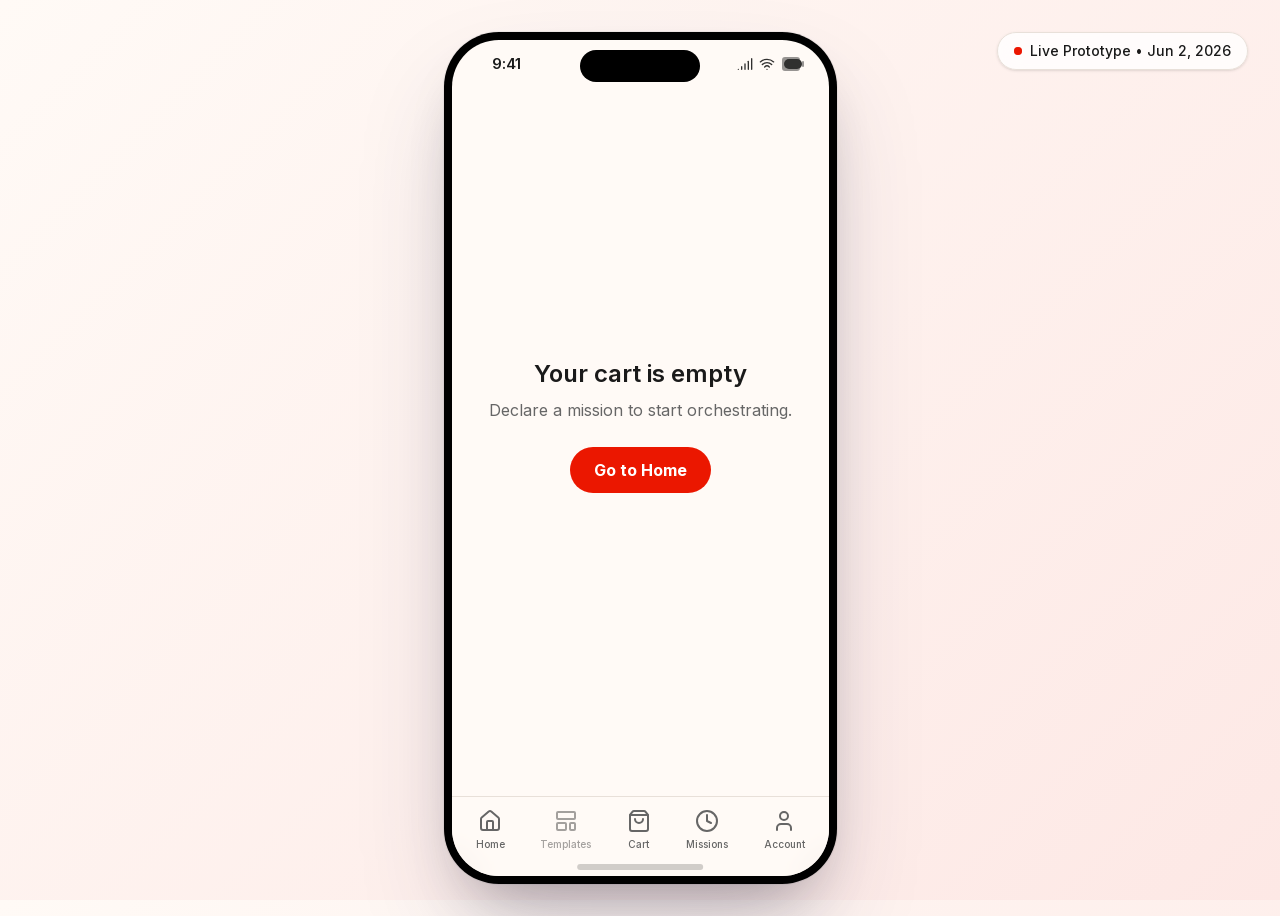
<file: doordash-missions/cart/index.html>
<!DOCTYPE html><html lang="en" class="inter_b2991b2-module__9mH_6q__variable h-full antialiased"><head><meta charSet="utf-8"/><meta name="viewport" content="width=device-width, initial-scale=1"/><link rel="preload" href="/doordash-missions/_next/static/media/83afe278b6a6bb3c-s.p.0q-301v4kxxnr.woff2" as="font" crossorigin="" type="font/woff2"/><link rel="stylesheet" href="/doordash-missions/_next/static/chunks/03xf6mrx5foyj.css" data-precedence="next"/><link rel="preload" as="script" fetchPriority="low" href="/doordash-missions/_next/static/chunks/0co5o~oraec-6.js"/><script src="/doordash-missions/_next/static/chunks/02i7dfk78~t~2.js" async=""></script><script src="/doordash-missions/_next/static/chunks/0lyo1ibfr9cn..js" async=""></script><script src="/doordash-missions/_next/static/chunks/07lhk_q6pmm3r.js" async=""></script><script src="/doordash-missions/_next/static/chunks/turbopack-10g~2170de.p7.js" async=""></script><script src="/doordash-missions/_next/static/chunks/0va1jb9j3b2wn.js" async=""></script><script src="/doordash-missions/_next/static/chunks/0v48hsoo4zjwo.js" async=""></script><script src="/doordash-missions/_next/static/chunks/13~hfnhe70z8m.js" async=""></script><script src="/doordash-missions/_next/static/chunks/0d3shmwh5_nmn.js" async=""></script><script src="/doordash-missions/_next/static/chunks/1357ftbay.9r9.js" async=""></script><script src="/doordash-missions/_next/static/chunks/0756gpx.pdxxi.js" async=""></script><script src="/doordash-missions/_next/static/chunks/08r2ybral5x4b.js" async=""></script><meta name="next-size-adjust" content=""/><title>DoorDash Missions Prototype</title><meta name="description" content="A production-grade interactive prototype of DoorDash Missions."/><link rel="icon" href="/doordash-missions/favicon.ico?favicon.0x3dzn~oxb6tn.ico" sizes="256x256" type="image/x-icon"/><script src="/doordash-missions/_next/static/chunks/03~yq9q893hmn.js" noModule=""></script></head><body class="min-h-full"><div hidden=""><!--$--><!--/$--></div><div class="flex min-h-screen items-center justify-center p-4 sm:p-8"><div class="absolute top-4 right-4 sm:top-8 sm:right-8 bg-white/80 backdrop-blur-md shadow-sm border border-border px-4 py-2 rounded-full flex items-center gap-2 z-50"><span class="relative flex h-2 w-2"><span class="animate-ping absolute inline-flex h-full w-full rounded-full bg-red-400 opacity-75"></span><span class="relative inline-flex rounded-full h-2 w-2 bg-primary"></span></span><span class="text-sm font-medium text-foreground">Live Prototype • <!-- -->Jun 2, 2026</span></div><div class="relative w-[393px] h-[852px] bg-black rounded-[55px] shadow-[0_50px_100px_-20px_rgba(50,50,93,0.25),0_30px_60px_-30px_rgba(0,0,0,0.3)] ring-1 ring-gray-900/5 p-2 overflow-hidden shrink-0"><div class="relative w-full h-full bg-background rounded-[47px] overflow-hidden flex flex-col"><div class="absolute top-0 inset-x-0 h-12 flex items-center justify-between px-6 z-50 pointer-events-none text-foreground"><div class="text-[15px] font-semibold tracking-tight w-[54px] text-center ml-1">9:41</div><div class="absolute left-1/2 -translate-x-1/2 top-2.5 w-[120px] h-[32px] bg-black rounded-full"></div><div class="flex items-center gap-1.5 opacity-90"><svg xmlns="http://www.w3.org/2000/svg" width="24" height="24" viewBox="0 0 24 24" fill="none" stroke="currentColor" stroke-width="2" stroke-linecap="round" stroke-linejoin="round" class="lucide lucide-signal w-4 h-4 fill-current" aria-hidden="true"><path d="M2 20h.01"></path><path d="M7 20v-4"></path><path d="M12 20v-8"></path><path d="M17 20V8"></path><path d="M22 4v16"></path></svg><svg xmlns="http://www.w3.org/2000/svg" width="24" height="24" viewBox="0 0 24 24" fill="none" stroke="currentColor" stroke-width="2" stroke-linecap="round" stroke-linejoin="round" class="lucide lucide-wifi w-4 h-4" aria-hidden="true"><path d="M12 20h.01"></path><path d="M2 8.82a15 15 0 0 1 20 0"></path><path d="M5 12.859a10 10 0 0 1 14 0"></path><path d="M8.5 16.429a5 5 0 0 1 7 0"></path></svg><div class="relative flex items-center justify-center"><svg xmlns="http://www.w3.org/2000/svg" width="24" height="24" viewBox="0 0 24 24" fill="none" stroke="currentColor" stroke-width="2" stroke-linecap="round" stroke-linejoin="round" class="lucide lucide-battery w-6 h-6 fill-current opacity-50" aria-hidden="true"><path d="M 22 14 L 22 10"></path><rect x="2" y="6" width="16" height="12" rx="2"></rect></svg><div class="absolute w-[18px] h-2.5 bg-current rounded-sm right-[3px]"></div></div></div></div><div class="flex-1 w-full h-full overflow-y-auto no-scrollbar relative z-0 pt-12 pb-8"><div class="h-full pb-20" style="opacity:0;transform:translateX(20px)"><div class="flex flex-col items-center justify-center h-full px-6 text-center"><h2 class="text-2xl font-semibold mb-2">Your cart is empty</h2><p class="text-muted-foreground mb-6">Declare a mission to start orchestrating.</p><button type="button" tabindex="0" data-slot="button" class="group/button inline-flex shrink-0 items-center justify-center rounded-full border border-transparent bg-clip-padding text-base font-bold whitespace-nowrap transition-all outline-none select-none focus-visible:border-ring focus-visible:ring-3 focus-visible:ring-ring/50 active:not-aria-[haspopup]:translate-y-px disabled:pointer-events-none disabled:opacity-50 aria-invalid:border-destructive aria-invalid:ring-3 aria-invalid:ring-destructive/20 dark:aria-invalid:border-destructive/50 dark:aria-invalid:ring-destructive/40 [&amp;_svg]:pointer-events-none [&amp;_svg]:shrink-0 [&amp;_svg:not([class*=&#x27;size-&#x27;])]:size-5 bg-primary text-primary-foreground [a]:hover:bg-primary/80 h-12 gap-2 px-6 has-data-[icon=inline-end]:pr-4 has-data-[icon=inline-start]:pl-4">Go to Home</button></div><!--$--><!--/$--></div><div class="absolute bottom-0 inset-x-0 h-20 bg-background/95 backdrop-blur-md border-t border-border flex items-start justify-between px-6 pt-3 pb-8 z-40 rounded-b-[47px]"><a class="flex flex-col items-center gap-1 relative transition-colors text-muted-foreground hover:text-foreground" href="/doordash-missions/"><div class="relative"><svg xmlns="http://www.w3.org/2000/svg" width="24" height="24" viewBox="0 0 24 24" fill="none" stroke="currentColor" stroke-width="2" stroke-linecap="round" stroke-linejoin="round" class="lucide lucide-house w-6 h-6" aria-hidden="true"><path d="M15 21v-8a1 1 0 0 0-1-1h-4a1 1 0 0 0-1 1v8"></path><path d="M3 10a2 2 0 0 1 .709-1.528l7-6a2 2 0 0 1 2.582 0l7 6A2 2 0 0 1 21 10v9a2 2 0 0 1-2 2H5a2 2 0 0 1-2-2z"></path></svg></div><span class="text-[10px] font-medium">Home</span></a><div class="flex flex-col items-center gap-1 opacity-40 cursor-not-allowed"><svg xmlns="http://www.w3.org/2000/svg" width="24" height="24" viewBox="0 0 24 24" fill="none" stroke="currentColor" stroke-width="2" stroke-linecap="round" stroke-linejoin="round" class="lucide lucide-layout-template w-6 h-6" aria-hidden="true"><rect width="18" height="7" x="3" y="3" rx="1"></rect><rect width="9" height="7" x="3" y="14" rx="1"></rect><rect width="5" height="7" x="16" y="14" rx="1"></rect></svg><span class="text-[10px] font-medium">Templates</span></div><a class="flex flex-col items-center gap-1 relative transition-colors text-muted-foreground hover:text-foreground" href="/doordash-missions/cart/"><div class="relative"><svg xmlns="http://www.w3.org/2000/svg" width="24" height="24" viewBox="0 0 24 24" fill="none" stroke="currentColor" stroke-width="2" stroke-linecap="round" stroke-linejoin="round" class="lucide lucide-shopping-bag w-6 h-6" aria-hidden="true"><path d="M16 10a4 4 0 0 1-8 0"></path><path d="M3.103 6.034h17.794"></path><path d="M3.4 5.467a2 2 0 0 0-.4 1.2V20a2 2 0 0 0 2 2h14a2 2 0 0 0 2-2V6.667a2 2 0 0 0-.4-1.2l-2-2.667A2 2 0 0 0 17 2H7a2 2 0 0 0-1.6.8z"></path></svg></div><span class="text-[10px] font-medium">Cart</span></a><a class="flex flex-col items-center gap-1 relative transition-colors text-muted-foreground hover:text-foreground" href="/doordash-missions/missions/"><div class="relative"><svg xmlns="http://www.w3.org/2000/svg" width="24" height="24" viewBox="0 0 24 24" fill="none" stroke="currentColor" stroke-width="2" stroke-linecap="round" stroke-linejoin="round" class="lucide lucide-clock w-6 h-6" aria-hidden="true"><circle cx="12" cy="12" r="10"></circle><path d="M12 6v6l4 2"></path></svg></div><span class="text-[10px] font-medium">Missions</span></a><a class="flex flex-col items-center gap-1 relative transition-colors text-muted-foreground hover:text-foreground" href="/doordash-missions/account/"><div class="relative"><svg xmlns="http://www.w3.org/2000/svg" width="24" height="24" viewBox="0 0 24 24" fill="none" stroke="currentColor" stroke-width="2" stroke-linecap="round" stroke-linejoin="round" class="lucide lucide-user w-6 h-6" aria-hidden="true"><path d="M19 21v-2a4 4 0 0 0-4-4H9a4 4 0 0 0-4 4v2"></path><circle cx="12" cy="7" r="4"></circle></svg></div><span class="text-[10px] font-medium">Account</span></a></div><section aria-label="Notifications alt+T" tabindex="-1" aria-live="polite" aria-relevant="additions text" aria-atomic="false"></section></div><div class="absolute bottom-1.5 left-1/2 -translate-x-1/2 w-1/3 h-1.5 bg-foreground/20 rounded-full z-50 pointer-events-none"></div></div></div></div><script src="/doordash-missions/_next/static/chunks/0co5o~oraec-6.js" id="_R_" async=""></script><script>(self.__next_f=self.__next_f||[]).push([0])</script><script>self.__next_f.push([1,"1:\"$Sreact.fragment\"\n2:I[63763,[\"/doordash-missions/_next/static/chunks/0va1jb9j3b2wn.js\",\"/doordash-missions/_next/static/chunks/0v48hsoo4zjwo.js\",\"/doordash-missions/_next/static/chunks/13~hfnhe70z8m.js\",\"/doordash-missions/_next/static/chunks/0d3shmwh5_nmn.js\"],\"HydrationOverlayBuster\"]\n3:I[5014,[\"/doordash-missions/_next/static/chunks/0va1jb9j3b2wn.js\",\"/doordash-missions/_next/static/chunks/0v48hsoo4zjwo.js\",\"/doordash-missions/_next/static/chunks/13~hfnhe70z8m.js\",\"/doordash-missions/_next/static/chunks/0d3shmwh5_nmn.js\"],\"default\"]\n4:I[39756,[\"/doordash-missions/_next/static/chunks/0va1jb9j3b2wn.js\",\"/doordash-missions/_next/static/chunks/0v48hsoo4zjwo.js\",\"/doordash-missions/_next/static/chunks/13~hfnhe70z8m.js\",\"/doordash-missions/_next/static/chunks/0d3shmwh5_nmn.js\"],\"default\"]\n5:I[16868,[\"/doordash-missions/_next/static/chunks/0va1jb9j3b2wn.js\",\"/doordash-missions/_next/static/chunks/0v48hsoo4zjwo.js\",\"/doordash-missions/_next/static/chunks/13~hfnhe70z8m.js\",\"/doordash-missions/_next/static/chunks/0d3shmwh5_nmn.js\",\"/doordash-missions/_next/static/chunks/1357ftbay.9r9.js\"],\"default\"]\n6:I[37457,[\"/doordash-missions/_next/static/chunks/0va1jb9j3b2wn.js\",\"/doordash-missions/_next/static/chunks/0v48hsoo4zjwo.js\",\"/doordash-missions/_next/static/chunks/13~hfnhe70z8m.js\",\"/doordash-missions/_next/static/chunks/0d3shmwh5_nmn.js\"],\"default\"]\nf:I[68027,[\"/doordash-missions/_next/static/chunks/0va1jb9j3b2wn.js\",\"/doordash-missions/_next/static/chunks/0v48hsoo4zjwo.js\",\"/doordash-missions/_next/static/chunks/13~hfnhe70z8m.js\",\"/doordash-missions/_next/static/chunks/0d3shmwh5_nmn.js\"],\"default\",1]\n:HL[\"/doordash-missions/_next/static/chunks/03xf6mrx5foyj.css\",\"style\"]\n:HL[\"/doordash-missions/_next/static/media/83afe278b6a6bb3c-s.p.0q-301v4kxxnr.woff2\",\"font\",{\"crossOrigin\":\"\",\"type\":\"font/woff2\"}]\n"])</script><script>self.__next_f.push([1,"0:{\"P\":null,\"c\":[\"\",\"cart\",\"\"],\"q\":\"\",\"i\":false,\"f\":[[[\"\",{\"children\":[\"cart\",{\"children\":[\"__PAGE__\",{}]}]},\"$undefined\",\"$undefined\",16],[[\"$\",\"$1\",\"c\",{\"children\":[[[\"$\",\"link\",\"0\",{\"rel\":\"stylesheet\",\"href\":\"/doordash-missions/_next/static/chunks/03xf6mrx5foyj.css\",\"precedence\":\"next\",\"crossOrigin\":\"$undefined\",\"nonce\":\"$undefined\"}],[\"$\",\"script\",\"script-0\",{\"src\":\"/doordash-missions/_next/static/chunks/0va1jb9j3b2wn.js\",\"async\":true,\"nonce\":\"$undefined\"}],[\"$\",\"script\",\"script-1\",{\"src\":\"/doordash-missions/_next/static/chunks/0v48hsoo4zjwo.js\",\"async\":true,\"nonce\":\"$undefined\"}],[\"$\",\"script\",\"script-2\",{\"src\":\"/doordash-missions/_next/static/chunks/13~hfnhe70z8m.js\",\"async\":true,\"nonce\":\"$undefined\"}],[\"$\",\"script\",\"script-3\",{\"src\":\"/doordash-missions/_next/static/chunks/0d3shmwh5_nmn.js\",\"async\":true,\"nonce\":\"$undefined\"}]],[\"$\",\"html\",null,{\"lang\":\"en\",\"className\":\"inter_b2991b2-module__9mH_6q__variable h-full antialiased\",\"suppressHydrationWarning\":true,\"children\":[\"$\",\"body\",null,{\"className\":\"min-h-full\",\"suppressHydrationWarning\":true,\"children\":[[\"$\",\"$L2\",null,{}],[\"$\",\"div\",null,{\"className\":\"flex min-h-screen items-center justify-center p-4 sm:p-8\",\"children\":[[\"$\",\"div\",null,{\"className\":\"absolute top-4 right-4 sm:top-8 sm:right-8 bg-white/80 backdrop-blur-md shadow-sm border border-border px-4 py-2 rounded-full flex items-center gap-2 z-50\",\"children\":[[\"$\",\"span\",null,{\"className\":\"relative flex h-2 w-2\",\"children\":[[\"$\",\"span\",null,{\"className\":\"animate-ping absolute inline-flex h-full w-full rounded-full bg-red-400 opacity-75\"}],[\"$\",\"span\",null,{\"className\":\"relative inline-flex rounded-full h-2 w-2 bg-primary\"}]]}],[\"$\",\"span\",null,{\"className\":\"text-sm font-medium text-foreground\",\"children\":[\"Live Prototype • \",\"Jun 2, 2026\"]}]]}],[\"$\",\"div\",null,{\"className\":\"relative w-[393px] h-[852px] bg-black rounded-[55px] shadow-[0_50px_100px_-20px_rgba(50,50,93,0.25),0_30px_60px_-30px_rgba(0,0,0,0.3)] ring-1 ring-gray-900/5 p-2 overflow-hidden shrink-0\",\"children\":[\"$\",\"div\",null,{\"className\":\"relative w-full h-full bg-background rounded-[47px] overflow-hidden flex flex-col\",\"children\":[[\"$\",\"div\",null,{\"className\":\"absolute top-0 inset-x-0 h-12 flex items-center justify-between px-6 z-50 pointer-events-none text-foreground\",\"children\":[[\"$\",\"div\",null,{\"className\":\"text-[15px] font-semibold tracking-tight w-[54px] text-center ml-1\",\"children\":\"9:41\"}],[\"$\",\"div\",null,{\"className\":\"absolute left-1/2 -translate-x-1/2 top-2.5 w-[120px] h-[32px] bg-black rounded-full\"}],[\"$\",\"div\",null,{\"className\":\"flex items-center gap-1.5 opacity-90\",\"children\":[[\"$\",\"$L3\",null,{\"ref\":\"$undefined\",\"iconNode\":[[\"path\",{\"d\":\"M2 20h.01\",\"key\":\"4haj6o\"}],[\"path\",{\"d\":\"M7 20v-4\",\"key\":\"j294jx\"}],[\"path\",{\"d\":\"M12 20v-8\",\"key\":\"i3yub9\"}],[\"path\",{\"d\":\"M17 20V8\",\"key\":\"1tkaf5\"}],[\"path\",{\"d\":\"M22 4v16\",\"key\":\"sih9yq\"}]],\"className\":\"lucide-signal w-4 h-4 fill-current\"}],[\"$\",\"$L3\",null,{\"ref\":\"$undefined\",\"iconNode\":[[\"path\",{\"d\":\"M12 20h.01\",\"key\":\"zekei9\"}],[\"path\",{\"d\":\"M2 8.82a15 15 0 0 1 20 0\",\"key\":\"dnpr2z\"}],[\"path\",{\"d\":\"M5 12.859a10 10 0 0 1 14 0\",\"key\":\"1x1e6c\"}],[\"path\",{\"d\":\"M8.5 16.429a5 5 0 0 1 7 0\",\"key\":\"1bycff\"}]],\"className\":\"lucide-wifi w-4 h-4\"}],[\"$\",\"div\",null,{\"className\":\"relative flex items-center justify-center\",\"children\":[[\"$\",\"$L3\",null,{\"ref\":\"$undefined\",\"iconNode\":[[\"path\",{\"d\":\"M 22 14 L 22 10\",\"key\":\"nqc4tb\"}],[\"rect\",{\"x\":\"2\",\"y\":\"6\",\"width\":\"16\",\"height\":\"12\",\"rx\":\"2\",\"key\":\"13zb55\"}]],\"className\":\"lucide-battery w-6 h-6 fill-current opacity-50\"}],[\"$\",\"div\",null,{\"className\":\"absolute w-[18px] h-2.5 bg-current rounded-sm right-[3px]\"}]]}]]}]]}],[\"$\",\"div\",null,{\"className\":\"flex-1 w-full h-full overflow-y-auto no-scrollbar relative z-0 pt-12 pb-8\",\"children\":[[\"$\",\"$L4\",null,{\"parallelRouterKey\":\"children\",\"error\":\"$undefined\",\"errorStyles\":\"$undefined\",\"errorScripts\":\"$undefined\",\"template\":[\"$\",\"$L5\",null,{\"children\":[\"$\",\"$L6\",null,{}]}],\"templateStyles\":[],\"templateScripts\":[[\"$\",\"script\",\"script-0\",{\"src\":\"/doordash-missions/_next/static/chunks/1357ftbay.9r9.js\",\"async\":true}]],\"notFound\":[[[\"$\",\"title\",null,{\"children\":\"404: This page could not be found.\"}],[\"$\",\"div\",null,{\"style\":{\"fontFamily\":\"system-ui,\\\"Segoe UI\\\",Roboto,Helvetica,Arial,sans-serif,\\\"Apple Color Emoji\\\",\\\"Segoe UI Emoji\\\"\",\"height\":\"100vh\",\"textAlign\":\"center\",\"display\":\"flex\",\"flexDirection\":\"column\",\"alignItems\":\"center\",\"justifyContent\":\"center\"},\"children\":\"$L7\"}]],[]],\"forbidden\":\"$undefined\",\"unauthorized\":\"$undefined\"}],\"$L8\",\"$L9\"]}],\"$La\"]}]}]]}]]}]}]]}],{\"children\":[\"$Lb\",{\"children\":[\"$Lc\",{},null,false,null]},null,false,\"$@d\"]},null,false,null],\"$Le\",false]],\"m\":\"$undefined\",\"G\":[\"$f\",[\"$L10\"]],\"S\":true,\"h\":null,\"s\":\"$undefined\",\"l\":\"$undefined\",\"p\":\"$undefined\",\"d\":\"$undefined\",\"b\":\"-e0IwJeAP_MN8hJemEe3V\"}\n"])</script><script>self.__next_f.push([1,"11:I[29953,[\"/doordash-missions/_next/static/chunks/0va1jb9j3b2wn.js\",\"/doordash-missions/_next/static/chunks/0v48hsoo4zjwo.js\",\"/doordash-missions/_next/static/chunks/13~hfnhe70z8m.js\",\"/doordash-missions/_next/static/chunks/0d3shmwh5_nmn.js\"],\"BottomTabs\"]\n12:I[13354,[\"/doordash-missions/_next/static/chunks/0va1jb9j3b2wn.js\",\"/doordash-missions/_next/static/chunks/0v48hsoo4zjwo.js\",\"/doordash-missions/_next/static/chunks/13~hfnhe70z8m.js\",\"/doordash-missions/_next/static/chunks/0d3shmwh5_nmn.js\"],\"Toaster\"]\n13:I[47257,[\"/doordash-missions/_next/static/chunks/0va1jb9j3b2wn.js\",\"/doordash-missions/_next/static/chunks/0v48hsoo4zjwo.js\",\"/doordash-missions/_next/static/chunks/13~hfnhe70z8m.js\",\"/doordash-missions/_next/static/chunks/0d3shmwh5_nmn.js\"],\"ClientPageRoot\"]\n14:I[15332,[\"/doordash-missions/_next/static/chunks/0va1jb9j3b2wn.js\",\"/doordash-missions/_next/static/chunks/0v48hsoo4zjwo.js\",\"/doordash-missions/_next/static/chunks/13~hfnhe70z8m.js\",\"/doordash-missions/_next/static/chunks/0d3shmwh5_nmn.js\",\"/doordash-missions/_next/static/chunks/0756gpx.pdxxi.js\",\"/doordash-missions/_next/static/chunks/08r2ybral5x4b.js\"],\"default\"]\n17:I[97367,[\"/doordash-missions/_next/static/chunks/0va1jb9j3b2wn.js\",\"/doordash-missions/_next/static/chunks/0v48hsoo4zjwo.js\",\"/doordash-missions/_next/static/chunks/13~hfnhe70z8m.js\",\"/doordash-missions/_next/static/chunks/0d3shmwh5_nmn.js\"],\"OutletBoundary\"]\n18:\"$Sreact.suspense\"\n1b:I[97367,[\"/doordash-missions/_next/static/chunks/0va1jb9j3b2wn.js\",\"/doordash-missions/_next/static/chunks/0v48hsoo4zjwo.js\",\"/doordash-missions/_next/static/chunks/13~hfnhe70z8m.js\",\"/doordash-missions/_next/static/chunks/0d3shmwh5_nmn.js\"],\"ViewportBoundary\"]\n1d:I[97367,[\"/doordash-missions/_next/static/chunks/0va1jb9j3b2wn.js\",\"/doordash-missions/_next/static/chunks/0v48hsoo4zjwo.js\",\"/doordash-missions/_next/static/chunks/13~hfnhe70z8m.js\",\"/doordash-missions/_next/static/chunks/0d3shmwh5_nmn.js\"],\"MetadataBoundary\"]\n7:[\"$\",\"div\",null,{\"children\":[[\"$\",\"style\",null,{\"dangerouslySetInnerHTML\":{\"__html\":\"body{color:#000;background:#fff;margin:0}.next-error-h1{border-right:1px solid rgba(0,0,0,.3)}@media (prefers-color-scheme:dark){body{color:#fff;background:#000}.next-error-h1{border-right:1px solid rgba(255,255,255,.3)}}\"}}],[\"$\",\"h1\",null,{\"className\":\"next-error-h1\",\"style\":{\"display\":\"inline-block\",\"margin\":\"0 20px 0 0\",\"padding\":\"0 23px 0 0\",\"fontSize\":24,\"fontWeight\":500,\"verticalAlign\":\"top\",\"lineHeight\":\"49px\"},\"children\":404}],[\"$\",\"div\",null,{\"style\":{\"display\":\"inline-block\"},\"children\":[\"$\",\"h2\",null,{\"style\":{\"fontSize\":14,\"fontWeight\":400,\"lineHeight\":\"49px\",\"margin\":0},\"children\":\"This page could not be found.\"}]}]]}]\n8:[\"$\",\"$L11\",null,{}]\n9:[\"$\",\"$L12\",null,{}]\na:[\"$\",\"div\",null,{\"className\":\"absolute bottom-1.5 left-1/2 -translate-x-1/2 w-1/3 h-1.5 bg-foreground/20 rounded-full z-50 pointer-events-none\"}]\nb:[\"$\",\"$1\",\"c\",{\"children\":[null,[\"$\",\"$L4\",null,{\"parallelRouterKey\":\"children\",\"error\":\"$undefined\",\"errorStyles\":\"$undefined\",\"errorScripts\":\"$undefined\",\"template\":[\"$\",\"$L6\",null,{}],\"templateStyles\":\"$undefined\",\"templateScripts\":\"$undefined\",\"notFound\":\"$undefined\",\"forbidden\":\"$undefined\",\"unauthorized\":\"$undefined\"}]]}]\nc:[\"$\",\"$1\",\"c\",{\"children\":[[\"$\",\"$L13\",null,{\"Component\":\"$14\",\"serverProvidedParams\":{\"searchParams\":{},\"params\":{},\"promises\":[\"$@15\",\"$@16\"]}}],[[\"$\",\"script\",\"script-0\",{\"src\":\"/doordash-missions/_next/static/chunks/0756gpx.pdxxi.js\",\"async\":true,\"nonce\":\"$undefined\"}],[\"$\",\"script\",\"script-1\",{\"src\":\"/doordash-missions/_next/static/chunks/08r2ybral5x4b.js\",\"async\":true,\"nonce\":\"$undefined\"}]],[\"$\",\"$L17\",null,{\"children\":[\"$\",\"$18\",null,{\"name\":\"Next.MetadataOutlet\",\"children\":\"$@19\"}]}]]}]\n1a:[]\nd:\"$W1a\"\ne:[\"$\",\"$1\",\"h\",{\"children\":[null,[\"$\",\"$L1b\",null,{\"children\":\"$L1c\"}],[\"$\",\"div\",null,{\"hidden\":true,\"children\":[\"$\",\"$L1d\",null,{\"children\":[\"$\",\"$18\",null,{\"name\":\"Next.Metadata\",\"children\":\"$L1e\"}]}]}],[\"$\",\"meta\",null,{\"name\":\"next-size-adjust\",\"content\":\"\"}]]}]\n10:[\"$\",\"link\",\"0\",{\"rel\":\"stylesheet\",\"href\":\"/doordash-missions/_next/static/chunks/03xf"])</script><script>self.__next_f.push([1,"6mrx5foyj.css\",\"precedence\":\"next\",\"crossOrigin\":\"$undefined\",\"nonce\":\"$undefined\"}]\n"])</script><script>self.__next_f.push([1,"15:{}\n16:\"$c:props:children:0:props:serverProvidedParams:params\"\n"])</script><script>self.__next_f.push([1,"1c:[[\"$\",\"meta\",\"0\",{\"charSet\":\"utf-8\"}],[\"$\",\"meta\",\"1\",{\"name\":\"viewport\",\"content\":\"width=device-width, initial-scale=1\"}]]\n"])</script><script>self.__next_f.push([1,"1f:I[27201,[\"/doordash-missions/_next/static/chunks/0va1jb9j3b2wn.js\",\"/doordash-missions/_next/static/chunks/0v48hsoo4zjwo.js\",\"/doordash-missions/_next/static/chunks/13~hfnhe70z8m.js\",\"/doordash-missions/_next/static/chunks/0d3shmwh5_nmn.js\"],\"IconMark\"]\n19:null\n1e:[[\"$\",\"title\",\"0\",{\"children\":\"DoorDash Missions Prototype\"}],[\"$\",\"meta\",\"1\",{\"name\":\"description\",\"content\":\"A production-grade interactive prototype of DoorDash Missions.\"}],[\"$\",\"link\",\"2\",{\"rel\":\"icon\",\"href\":\"/doordash-missions/favicon.ico?favicon.0x3dzn~oxb6tn.ico\",\"sizes\":\"256x256\",\"type\":\"image/x-icon\"}],[\"$\",\"$L1f\",\"3\",{}]]\n"])</script></body></html>
</file>
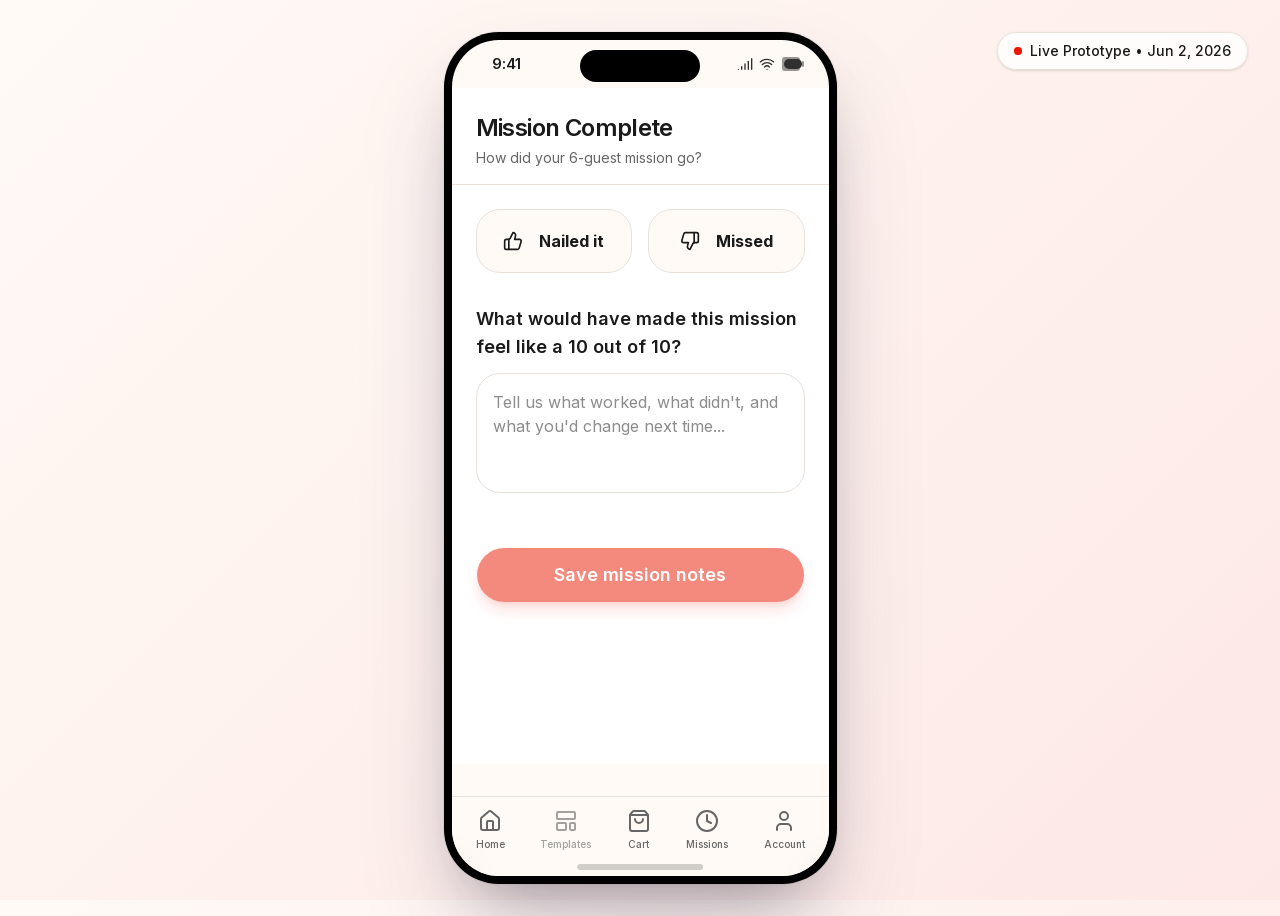
<file: doordash-missions/feedback/index.html>
<!DOCTYPE html><html lang="en" class="inter_b2991b2-module__9mH_6q__variable h-full antialiased"><head><meta charSet="utf-8"/><meta name="viewport" content="width=device-width, initial-scale=1"/><link rel="preload" href="/doordash-missions/_next/static/media/83afe278b6a6bb3c-s.p.0q-301v4kxxnr.woff2" as="font" crossorigin="" type="font/woff2"/><link rel="stylesheet" href="/doordash-missions/_next/static/chunks/03xf6mrx5foyj.css" data-precedence="next"/><link rel="preload" as="script" fetchPriority="low" href="/doordash-missions/_next/static/chunks/0co5o~oraec-6.js"/><script src="/doordash-missions/_next/static/chunks/02i7dfk78~t~2.js" async=""></script><script src="/doordash-missions/_next/static/chunks/0lyo1ibfr9cn..js" async=""></script><script src="/doordash-missions/_next/static/chunks/07lhk_q6pmm3r.js" async=""></script><script src="/doordash-missions/_next/static/chunks/turbopack-10g~2170de.p7.js" async=""></script><script src="/doordash-missions/_next/static/chunks/0va1jb9j3b2wn.js" async=""></script><script src="/doordash-missions/_next/static/chunks/0v48hsoo4zjwo.js" async=""></script><script src="/doordash-missions/_next/static/chunks/13~hfnhe70z8m.js" async=""></script><script src="/doordash-missions/_next/static/chunks/0d3shmwh5_nmn.js" async=""></script><script src="/doordash-missions/_next/static/chunks/1357ftbay.9r9.js" async=""></script><script src="/doordash-missions/_next/static/chunks/06l8tlxuajejg.js" async=""></script><meta name="next-size-adjust" content=""/><title>DoorDash Missions Prototype</title><meta name="description" content="A production-grade interactive prototype of DoorDash Missions."/><link rel="icon" href="/doordash-missions/favicon.ico?favicon.0x3dzn~oxb6tn.ico" sizes="256x256" type="image/x-icon"/><script src="/doordash-missions/_next/static/chunks/03~yq9q893hmn.js" noModule=""></script></head><body class="min-h-full"><div hidden=""><!--$--><!--/$--></div><div class="flex min-h-screen items-center justify-center p-4 sm:p-8"><div class="absolute top-4 right-4 sm:top-8 sm:right-8 bg-white/80 backdrop-blur-md shadow-sm border border-border px-4 py-2 rounded-full flex items-center gap-2 z-50"><span class="relative flex h-2 w-2"><span class="animate-ping absolute inline-flex h-full w-full rounded-full bg-red-400 opacity-75"></span><span class="relative inline-flex rounded-full h-2 w-2 bg-primary"></span></span><span class="text-sm font-medium text-foreground">Live Prototype • <!-- -->Jun 2, 2026</span></div><div class="relative w-[393px] h-[852px] bg-black rounded-[55px] shadow-[0_50px_100px_-20px_rgba(50,50,93,0.25),0_30px_60px_-30px_rgba(0,0,0,0.3)] ring-1 ring-gray-900/5 p-2 overflow-hidden shrink-0"><div class="relative w-full h-full bg-background rounded-[47px] overflow-hidden flex flex-col"><div class="absolute top-0 inset-x-0 h-12 flex items-center justify-between px-6 z-50 pointer-events-none text-foreground"><div class="text-[15px] font-semibold tracking-tight w-[54px] text-center ml-1">9:41</div><div class="absolute left-1/2 -translate-x-1/2 top-2.5 w-[120px] h-[32px] bg-black rounded-full"></div><div class="flex items-center gap-1.5 opacity-90"><svg xmlns="http://www.w3.org/2000/svg" width="24" height="24" viewBox="0 0 24 24" fill="none" stroke="currentColor" stroke-width="2" stroke-linecap="round" stroke-linejoin="round" class="lucide lucide-signal w-4 h-4 fill-current" aria-hidden="true"><path d="M2 20h.01"></path><path d="M7 20v-4"></path><path d="M12 20v-8"></path><path d="M17 20V8"></path><path d="M22 4v16"></path></svg><svg xmlns="http://www.w3.org/2000/svg" width="24" height="24" viewBox="0 0 24 24" fill="none" stroke="currentColor" stroke-width="2" stroke-linecap="round" stroke-linejoin="round" class="lucide lucide-wifi w-4 h-4" aria-hidden="true"><path d="M12 20h.01"></path><path d="M2 8.82a15 15 0 0 1 20 0"></path><path d="M5 12.859a10 10 0 0 1 14 0"></path><path d="M8.5 16.429a5 5 0 0 1 7 0"></path></svg><div class="relative flex items-center justify-center"><svg xmlns="http://www.w3.org/2000/svg" width="24" height="24" viewBox="0 0 24 24" fill="none" stroke="currentColor" stroke-width="2" stroke-linecap="round" stroke-linejoin="round" class="lucide lucide-battery w-6 h-6 fill-current opacity-50" aria-hidden="true"><path d="M 22 14 L 22 10"></path><rect x="2" y="6" width="16" height="12" rx="2"></rect></svg><div class="absolute w-[18px] h-2.5 bg-current rounded-sm right-[3px]"></div></div></div></div><div class="flex-1 w-full h-full overflow-y-auto no-scrollbar relative z-0 pt-12 pb-8"><div class="h-full pb-20" style="opacity:0;transform:translateX(20px)"><div class="flex flex-col h-full bg-white relative overflow-hidden"><div class="px-6 pt-6 pb-4 border-b border-border sticky top-0 z-10 bg-white"><h1 class="text-2xl font-semibold tracking-tight text-foreground">Mission Complete</h1><p class="text-sm text-muted-foreground mt-1">How did your <!-- -->6<!-- -->-guest <!-- -->mission<!-- --> go?</p></div><div class="flex-1 overflow-y-auto px-6 py-6 pb-24 space-y-8"><div class="flex gap-4"><button type="button" tabindex="0" data-slot="button" class="group/button inline-flex items-center justify-center border bg-clip-padding text-base font-bold whitespace-nowrap transition-all outline-none select-none focus-visible:border-ring focus-visible:ring-3 focus-visible:ring-ring/50 active:not-aria-[haspopup]:translate-y-px disabled:pointer-events-none disabled:opacity-50 aria-invalid:border-destructive aria-invalid:ring-3 aria-invalid:ring-destructive/20 dark:aria-invalid:border-destructive/50 dark:aria-invalid:ring-destructive/40 [&amp;_svg]:pointer-events-none [&amp;_svg]:shrink-0 [&amp;_svg:not([class*=&#x27;size-&#x27;])]:size-5 bg-background hover:text-foreground aria-expanded:bg-muted aria-expanded:text-foreground dark:border-input dark:bg-input/30 dark:hover:bg-input/50 gap-2 px-6 has-data-[icon=inline-end]:pr-4 has-data-[icon=inline-start]:pl-4 flex-1 h-16 rounded-2xl border-border hover:bg-red-50 text-foreground"><svg xmlns="http://www.w3.org/2000/svg" width="24" height="24" viewBox="0 0 24 24" fill="none" stroke="currentColor" stroke-width="2" stroke-linecap="round" stroke-linejoin="round" class="lucide lucide-thumbs-up w-6 h-6 mr-2" aria-hidden="true"><path d="M15 5.88 14 10h5.83a2 2 0 0 1 1.92 2.56l-2.33 8A2 2 0 0 1 17.5 22H4a2 2 0 0 1-2-2v-8a2 2 0 0 1 2-2h2.76a2 2 0 0 0 1.79-1.11L12 2a3.13 3.13 0 0 1 3 3.88Z"></path><path d="M7 10v12"></path></svg>Nailed it</button><button type="button" tabindex="0" data-slot="button" class="group/button inline-flex items-center justify-center border bg-clip-padding text-base font-bold whitespace-nowrap transition-all outline-none select-none focus-visible:border-ring focus-visible:ring-3 focus-visible:ring-ring/50 active:not-aria-[haspopup]:translate-y-px disabled:pointer-events-none disabled:opacity-50 aria-invalid:border-destructive aria-invalid:ring-3 aria-invalid:ring-destructive/20 dark:aria-invalid:border-destructive/50 dark:aria-invalid:ring-destructive/40 [&amp;_svg]:pointer-events-none [&amp;_svg]:shrink-0 [&amp;_svg:not([class*=&#x27;size-&#x27;])]:size-5 bg-background hover:text-foreground aria-expanded:bg-muted aria-expanded:text-foreground dark:border-input dark:bg-input/30 dark:hover:bg-input/50 gap-2 px-6 has-data-[icon=inline-end]:pr-4 has-data-[icon=inline-start]:pl-4 flex-1 h-16 rounded-2xl border-border hover:bg-red-50 text-foreground"><svg xmlns="http://www.w3.org/2000/svg" width="24" height="24" viewBox="0 0 24 24" fill="none" stroke="currentColor" stroke-width="2" stroke-linecap="round" stroke-linejoin="round" class="lucide lucide-thumbs-down w-6 h-6 mr-2" aria-hidden="true"><path d="M9 18.12 10 14H4.17a2 2 0 0 1-1.92-2.56l2.33-8A2 2 0 0 1 6.5 2H20a2 2 0 0 1 2 2v8a2 2 0 0 1-2 2h-2.76a2 2 0 0 0-1.79 1.11L12 22a3.13 3.13 0 0 1-3-3.88Z"></path><path d="M17 14V2"></path></svg>Missed</button></div><div class="space-y-3"><label class="font-semibold text-lg block">What would have made this mission feel like a 10 out of 10?</label><textarea placeholder="Tell us what worked, what didn&#x27;t, and what you&#x27;d change next time..." class="w-full min-h-[120px] p-4 rounded-2xl border border-border bg-white text-base focus:outline-none focus:ring-2 focus:ring-primary/20 resize-none"></textarea></div><div class="pt-4 pb-2 bg-transparent flex flex-col items-center w-full"><button type="button" data-disabled="" tabindex="0" disabled="" data-slot="button" class="group/button inline-flex shrink-0 items-center justify-center border border-transparent bg-clip-padding whitespace-nowrap transition-all outline-none select-none focus-visible:border-ring focus-visible:ring-3 focus-visible:ring-ring/50 active:not-aria-[haspopup]:translate-y-px disabled:pointer-events-none disabled:opacity-50 aria-invalid:border-destructive aria-invalid:ring-3 aria-invalid:ring-destructive/20 dark:aria-invalid:border-destructive/50 dark:aria-invalid:ring-destructive/40 [&amp;_svg]:pointer-events-none [&amp;_svg]:shrink-0 [&amp;_svg:not([class*=&#x27;size-&#x27;])]:size-5 [a]:hover:bg-primary/80 gap-2 px-6 has-data-[icon=inline-end]:pr-4 has-data-[icon=inline-start]:pl-4 w-full max-w-[361px] h-14 rounded-full text-lg font-semibold shadow-lg shadow-primary/25 bg-[#EB1700] hover:bg-[#EB1700]/90 text-white">Save mission notes</button></div></div></div><!--$--><!--/$--></div><div class="absolute bottom-0 inset-x-0 h-20 bg-background/95 backdrop-blur-md border-t border-border flex items-start justify-between px-6 pt-3 pb-8 z-40 rounded-b-[47px]"><a class="flex flex-col items-center gap-1 relative transition-colors text-muted-foreground hover:text-foreground" href="/doordash-missions/"><div class="relative"><svg xmlns="http://www.w3.org/2000/svg" width="24" height="24" viewBox="0 0 24 24" fill="none" stroke="currentColor" stroke-width="2" stroke-linecap="round" stroke-linejoin="round" class="lucide lucide-house w-6 h-6" aria-hidden="true"><path d="M15 21v-8a1 1 0 0 0-1-1h-4a1 1 0 0 0-1 1v8"></path><path d="M3 10a2 2 0 0 1 .709-1.528l7-6a2 2 0 0 1 2.582 0l7 6A2 2 0 0 1 21 10v9a2 2 0 0 1-2 2H5a2 2 0 0 1-2-2z"></path></svg></div><span class="text-[10px] font-medium">Home</span></a><div class="flex flex-col items-center gap-1 opacity-40 cursor-not-allowed"><svg xmlns="http://www.w3.org/2000/svg" width="24" height="24" viewBox="0 0 24 24" fill="none" stroke="currentColor" stroke-width="2" stroke-linecap="round" stroke-linejoin="round" class="lucide lucide-layout-template w-6 h-6" aria-hidden="true"><rect width="18" height="7" x="3" y="3" rx="1"></rect><rect width="9" height="7" x="3" y="14" rx="1"></rect><rect width="5" height="7" x="16" y="14" rx="1"></rect></svg><span class="text-[10px] font-medium">Templates</span></div><a class="flex flex-col items-center gap-1 relative transition-colors text-muted-foreground hover:text-foreground" href="/doordash-missions/cart/"><div class="relative"><svg xmlns="http://www.w3.org/2000/svg" width="24" height="24" viewBox="0 0 24 24" fill="none" stroke="currentColor" stroke-width="2" stroke-linecap="round" stroke-linejoin="round" class="lucide lucide-shopping-bag w-6 h-6" aria-hidden="true"><path d="M16 10a4 4 0 0 1-8 0"></path><path d="M3.103 6.034h17.794"></path><path d="M3.4 5.467a2 2 0 0 0-.4 1.2V20a2 2 0 0 0 2 2h14a2 2 0 0 0 2-2V6.667a2 2 0 0 0-.4-1.2l-2-2.667A2 2 0 0 0 17 2H7a2 2 0 0 0-1.6.8z"></path></svg></div><span class="text-[10px] font-medium">Cart</span></a><a class="flex flex-col items-center gap-1 relative transition-colors text-muted-foreground hover:text-foreground" href="/doordash-missions/missions/"><div class="relative"><svg xmlns="http://www.w3.org/2000/svg" width="24" height="24" viewBox="0 0 24 24" fill="none" stroke="currentColor" stroke-width="2" stroke-linecap="round" stroke-linejoin="round" class="lucide lucide-clock w-6 h-6" aria-hidden="true"><circle cx="12" cy="12" r="10"></circle><path d="M12 6v6l4 2"></path></svg></div><span class="text-[10px] font-medium">Missions</span></a><a class="flex flex-col items-center gap-1 relative transition-colors text-muted-foreground hover:text-foreground" href="/doordash-missions/account/"><div class="relative"><svg xmlns="http://www.w3.org/2000/svg" width="24" height="24" viewBox="0 0 24 24" fill="none" stroke="currentColor" stroke-width="2" stroke-linecap="round" stroke-linejoin="round" class="lucide lucide-user w-6 h-6" aria-hidden="true"><path d="M19 21v-2a4 4 0 0 0-4-4H9a4 4 0 0 0-4 4v2"></path><circle cx="12" cy="7" r="4"></circle></svg></div><span class="text-[10px] font-medium">Account</span></a></div><section aria-label="Notifications alt+T" tabindex="-1" aria-live="polite" aria-relevant="additions text" aria-atomic="false"></section></div><div class="absolute bottom-1.5 left-1/2 -translate-x-1/2 w-1/3 h-1.5 bg-foreground/20 rounded-full z-50 pointer-events-none"></div></div></div></div><script src="/doordash-missions/_next/static/chunks/0co5o~oraec-6.js" id="_R_" async=""></script><script>(self.__next_f=self.__next_f||[]).push([0])</script><script>self.__next_f.push([1,"1:\"$Sreact.fragment\"\n2:I[63763,[\"/doordash-missions/_next/static/chunks/0va1jb9j3b2wn.js\",\"/doordash-missions/_next/static/chunks/0v48hsoo4zjwo.js\",\"/doordash-missions/_next/static/chunks/13~hfnhe70z8m.js\",\"/doordash-missions/_next/static/chunks/0d3shmwh5_nmn.js\"],\"HydrationOverlayBuster\"]\n3:I[5014,[\"/doordash-missions/_next/static/chunks/0va1jb9j3b2wn.js\",\"/doordash-missions/_next/static/chunks/0v48hsoo4zjwo.js\",\"/doordash-missions/_next/static/chunks/13~hfnhe70z8m.js\",\"/doordash-missions/_next/static/chunks/0d3shmwh5_nmn.js\"],\"default\"]\n4:I[39756,[\"/doordash-missions/_next/static/chunks/0va1jb9j3b2wn.js\",\"/doordash-missions/_next/static/chunks/0v48hsoo4zjwo.js\",\"/doordash-missions/_next/static/chunks/13~hfnhe70z8m.js\",\"/doordash-missions/_next/static/chunks/0d3shmwh5_nmn.js\"],\"default\"]\n5:I[16868,[\"/doordash-missions/_next/static/chunks/0va1jb9j3b2wn.js\",\"/doordash-missions/_next/static/chunks/0v48hsoo4zjwo.js\",\"/doordash-missions/_next/static/chunks/13~hfnhe70z8m.js\",\"/doordash-missions/_next/static/chunks/0d3shmwh5_nmn.js\",\"/doordash-missions/_next/static/chunks/1357ftbay.9r9.js\"],\"default\"]\n6:I[37457,[\"/doordash-missions/_next/static/chunks/0va1jb9j3b2wn.js\",\"/doordash-missions/_next/static/chunks/0v48hsoo4zjwo.js\",\"/doordash-missions/_next/static/chunks/13~hfnhe70z8m.js\",\"/doordash-missions/_next/static/chunks/0d3shmwh5_nmn.js\"],\"default\"]\nf:I[68027,[\"/doordash-missions/_next/static/chunks/0va1jb9j3b2wn.js\",\"/doordash-missions/_next/static/chunks/0v48hsoo4zjwo.js\",\"/doordash-missions/_next/static/chunks/13~hfnhe70z8m.js\",\"/doordash-missions/_next/static/chunks/0d3shmwh5_nmn.js\"],\"default\",1]\n:HL[\"/doordash-missions/_next/static/chunks/03xf6mrx5foyj.css\",\"style\"]\n:HL[\"/doordash-missions/_next/static/media/83afe278b6a6bb3c-s.p.0q-301v4kxxnr.woff2\",\"font\",{\"crossOrigin\":\"\",\"type\":\"font/woff2\"}]\n"])</script><script>self.__next_f.push([1,"0:{\"P\":null,\"c\":[\"\",\"feedback\",\"\"],\"q\":\"\",\"i\":false,\"f\":[[[\"\",{\"children\":[\"feedback\",{\"children\":[\"__PAGE__\",{}]}]},\"$undefined\",\"$undefined\",16],[[\"$\",\"$1\",\"c\",{\"children\":[[[\"$\",\"link\",\"0\",{\"rel\":\"stylesheet\",\"href\":\"/doordash-missions/_next/static/chunks/03xf6mrx5foyj.css\",\"precedence\":\"next\",\"crossOrigin\":\"$undefined\",\"nonce\":\"$undefined\"}],[\"$\",\"script\",\"script-0\",{\"src\":\"/doordash-missions/_next/static/chunks/0va1jb9j3b2wn.js\",\"async\":true,\"nonce\":\"$undefined\"}],[\"$\",\"script\",\"script-1\",{\"src\":\"/doordash-missions/_next/static/chunks/0v48hsoo4zjwo.js\",\"async\":true,\"nonce\":\"$undefined\"}],[\"$\",\"script\",\"script-2\",{\"src\":\"/doordash-missions/_next/static/chunks/13~hfnhe70z8m.js\",\"async\":true,\"nonce\":\"$undefined\"}],[\"$\",\"script\",\"script-3\",{\"src\":\"/doordash-missions/_next/static/chunks/0d3shmwh5_nmn.js\",\"async\":true,\"nonce\":\"$undefined\"}]],[\"$\",\"html\",null,{\"lang\":\"en\",\"className\":\"inter_b2991b2-module__9mH_6q__variable h-full antialiased\",\"suppressHydrationWarning\":true,\"children\":[\"$\",\"body\",null,{\"className\":\"min-h-full\",\"suppressHydrationWarning\":true,\"children\":[[\"$\",\"$L2\",null,{}],[\"$\",\"div\",null,{\"className\":\"flex min-h-screen items-center justify-center p-4 sm:p-8\",\"children\":[[\"$\",\"div\",null,{\"className\":\"absolute top-4 right-4 sm:top-8 sm:right-8 bg-white/80 backdrop-blur-md shadow-sm border border-border px-4 py-2 rounded-full flex items-center gap-2 z-50\",\"children\":[[\"$\",\"span\",null,{\"className\":\"relative flex h-2 w-2\",\"children\":[[\"$\",\"span\",null,{\"className\":\"animate-ping absolute inline-flex h-full w-full rounded-full bg-red-400 opacity-75\"}],[\"$\",\"span\",null,{\"className\":\"relative inline-flex rounded-full h-2 w-2 bg-primary\"}]]}],[\"$\",\"span\",null,{\"className\":\"text-sm font-medium text-foreground\",\"children\":[\"Live Prototype • \",\"Jun 2, 2026\"]}]]}],[\"$\",\"div\",null,{\"className\":\"relative w-[393px] h-[852px] bg-black rounded-[55px] shadow-[0_50px_100px_-20px_rgba(50,50,93,0.25),0_30px_60px_-30px_rgba(0,0,0,0.3)] ring-1 ring-gray-900/5 p-2 overflow-hidden shrink-0\",\"children\":[\"$\",\"div\",null,{\"className\":\"relative w-full h-full bg-background rounded-[47px] overflow-hidden flex flex-col\",\"children\":[[\"$\",\"div\",null,{\"className\":\"absolute top-0 inset-x-0 h-12 flex items-center justify-between px-6 z-50 pointer-events-none text-foreground\",\"children\":[[\"$\",\"div\",null,{\"className\":\"text-[15px] font-semibold tracking-tight w-[54px] text-center ml-1\",\"children\":\"9:41\"}],[\"$\",\"div\",null,{\"className\":\"absolute left-1/2 -translate-x-1/2 top-2.5 w-[120px] h-[32px] bg-black rounded-full\"}],[\"$\",\"div\",null,{\"className\":\"flex items-center gap-1.5 opacity-90\",\"children\":[[\"$\",\"$L3\",null,{\"ref\":\"$undefined\",\"iconNode\":[[\"path\",{\"d\":\"M2 20h.01\",\"key\":\"4haj6o\"}],[\"path\",{\"d\":\"M7 20v-4\",\"key\":\"j294jx\"}],[\"path\",{\"d\":\"M12 20v-8\",\"key\":\"i3yub9\"}],[\"path\",{\"d\":\"M17 20V8\",\"key\":\"1tkaf5\"}],[\"path\",{\"d\":\"M22 4v16\",\"key\":\"sih9yq\"}]],\"className\":\"lucide-signal w-4 h-4 fill-current\"}],[\"$\",\"$L3\",null,{\"ref\":\"$undefined\",\"iconNode\":[[\"path\",{\"d\":\"M12 20h.01\",\"key\":\"zekei9\"}],[\"path\",{\"d\":\"M2 8.82a15 15 0 0 1 20 0\",\"key\":\"dnpr2z\"}],[\"path\",{\"d\":\"M5 12.859a10 10 0 0 1 14 0\",\"key\":\"1x1e6c\"}],[\"path\",{\"d\":\"M8.5 16.429a5 5 0 0 1 7 0\",\"key\":\"1bycff\"}]],\"className\":\"lucide-wifi w-4 h-4\"}],[\"$\",\"div\",null,{\"className\":\"relative flex items-center justify-center\",\"children\":[[\"$\",\"$L3\",null,{\"ref\":\"$undefined\",\"iconNode\":[[\"path\",{\"d\":\"M 22 14 L 22 10\",\"key\":\"nqc4tb\"}],[\"rect\",{\"x\":\"2\",\"y\":\"6\",\"width\":\"16\",\"height\":\"12\",\"rx\":\"2\",\"key\":\"13zb55\"}]],\"className\":\"lucide-battery w-6 h-6 fill-current opacity-50\"}],[\"$\",\"div\",null,{\"className\":\"absolute w-[18px] h-2.5 bg-current rounded-sm right-[3px]\"}]]}]]}]]}],[\"$\",\"div\",null,{\"className\":\"flex-1 w-full h-full overflow-y-auto no-scrollbar relative z-0 pt-12 pb-8\",\"children\":[[\"$\",\"$L4\",null,{\"parallelRouterKey\":\"children\",\"error\":\"$undefined\",\"errorStyles\":\"$undefined\",\"errorScripts\":\"$undefined\",\"template\":[\"$\",\"$L5\",null,{\"children\":[\"$\",\"$L6\",null,{}]}],\"templateStyles\":[],\"templateScripts\":[[\"$\",\"script\",\"script-0\",{\"src\":\"/doordash-missions/_next/static/chunks/1357ftbay.9r9.js\",\"async\":true}]],\"notFound\":[[[\"$\",\"title\",null,{\"children\":\"404: This page could not be found.\"}],[\"$\",\"div\",null,{\"style\":{\"fontFamily\":\"system-ui,\\\"Segoe UI\\\",Roboto,Helvetica,Arial,sans-serif,\\\"Apple Color Emoji\\\",\\\"Segoe UI Emoji\\\"\",\"height\":\"100vh\",\"textAlign\":\"center\",\"display\":\"flex\",\"flexDirection\":\"column\",\"alignItems\":\"center\",\"justifyContent\":\"center\"},\"children\":\"$L7\"}]],[]],\"forbidden\":\"$undefined\",\"unauthorized\":\"$undefined\"}],\"$L8\",\"$L9\"]}],\"$La\"]}]}]]}]]}]}]]}],{\"children\":[\"$Lb\",{\"children\":[\"$Lc\",{},null,false,null]},null,false,\"$@d\"]},null,false,null],\"$Le\",false]],\"m\":\"$undefined\",\"G\":[\"$f\",[\"$L10\"]],\"S\":true,\"h\":null,\"s\":\"$undefined\",\"l\":\"$undefined\",\"p\":\"$undefined\",\"d\":\"$undefined\",\"b\":\"-e0IwJeAP_MN8hJemEe3V\"}\n"])</script><script>self.__next_f.push([1,"11:I[29953,[\"/doordash-missions/_next/static/chunks/0va1jb9j3b2wn.js\",\"/doordash-missions/_next/static/chunks/0v48hsoo4zjwo.js\",\"/doordash-missions/_next/static/chunks/13~hfnhe70z8m.js\",\"/doordash-missions/_next/static/chunks/0d3shmwh5_nmn.js\"],\"BottomTabs\"]\n12:I[13354,[\"/doordash-missions/_next/static/chunks/0va1jb9j3b2wn.js\",\"/doordash-missions/_next/static/chunks/0v48hsoo4zjwo.js\",\"/doordash-missions/_next/static/chunks/13~hfnhe70z8m.js\",\"/doordash-missions/_next/static/chunks/0d3shmwh5_nmn.js\"],\"Toaster\"]\n13:I[47257,[\"/doordash-missions/_next/static/chunks/0va1jb9j3b2wn.js\",\"/doordash-missions/_next/static/chunks/0v48hsoo4zjwo.js\",\"/doordash-missions/_next/static/chunks/13~hfnhe70z8m.js\",\"/doordash-missions/_next/static/chunks/0d3shmwh5_nmn.js\"],\"ClientPageRoot\"]\n14:I[35562,[\"/doordash-missions/_next/static/chunks/0va1jb9j3b2wn.js\",\"/doordash-missions/_next/static/chunks/0v48hsoo4zjwo.js\",\"/doordash-missions/_next/static/chunks/13~hfnhe70z8m.js\",\"/doordash-missions/_next/static/chunks/0d3shmwh5_nmn.js\",\"/doordash-missions/_next/static/chunks/06l8tlxuajejg.js\"],\"default\"]\n17:I[97367,[\"/doordash-missions/_next/static/chunks/0va1jb9j3b2wn.js\",\"/doordash-missions/_next/static/chunks/0v48hsoo4zjwo.js\",\"/doordash-missions/_next/static/chunks/13~hfnhe70z8m.js\",\"/doordash-missions/_next/static/chunks/0d3shmwh5_nmn.js\"],\"OutletBoundary\"]\n18:\"$Sreact.suspense\"\n1b:I[97367,[\"/doordash-missions/_next/static/chunks/0va1jb9j3b2wn.js\",\"/doordash-missions/_next/static/chunks/0v48hsoo4zjwo.js\",\"/doordash-missions/_next/static/chunks/13~hfnhe70z8m.js\",\"/doordash-missions/_next/static/chunks/0d3shmwh5_nmn.js\"],\"ViewportBoundary\"]\n1d:I[97367,[\"/doordash-missions/_next/static/chunks/0va1jb9j3b2wn.js\",\"/doordash-missions/_next/static/chunks/0v48hsoo4zjwo.js\",\"/doordash-missions/_next/static/chunks/13~hfnhe70z8m.js\",\"/doordash-missions/_next/static/chunks/0d3shmwh5_nmn.js\"],\"MetadataBoundary\"]\n7:[\"$\",\"div\",null,{\"children\":[[\"$\",\"style\",null,{\"dangerouslySetInnerHTML\":{\"__html\":\"body{color:#000;background:#fff;margin:0}.next-error-h1{border-right:1px solid rgba(0,0,0,.3)}@media (prefers-color-scheme:dark){body{color:#fff;background:#000}.next-error-h1{border-right:1px solid rgba(255,255,255,.3)}}\"}}],[\"$\",\"h1\",null,{\"className\":\"next-error-h1\",\"style\":{\"display\":\"inline-block\",\"margin\":\"0 20px 0 0\",\"padding\":\"0 23px 0 0\",\"fontSize\":24,\"fontWeight\":500,\"verticalAlign\":\"top\",\"lineHeight\":\"49px\"},\"children\":404}],[\"$\",\"div\",null,{\"style\":{\"display\":\"inline-block\"},\"children\":[\"$\",\"h2\",null,{\"style\":{\"fontSize\":14,\"fontWeight\":400,\"lineHeight\":\"49px\",\"margin\":0},\"children\":\"This page could not be found.\"}]}]]}]\n8:[\"$\",\"$L11\",null,{}]\n9:[\"$\",\"$L12\",null,{}]\na:[\"$\",\"div\",null,{\"className\":\"absolute bottom-1.5 left-1/2 -translate-x-1/2 w-1/3 h-1.5 bg-foreground/20 rounded-full z-50 pointer-events-none\"}]\nb:[\"$\",\"$1\",\"c\",{\"children\":[null,[\"$\",\"$L4\",null,{\"parallelRouterKey\":\"children\",\"error\":\"$undefined\",\"errorStyles\":\"$undefined\",\"errorScripts\":\"$undefined\",\"template\":[\"$\",\"$L6\",null,{}],\"templateStyles\":\"$undefined\",\"templateScripts\":\"$undefined\",\"notFound\":\"$undefined\",\"forbidden\":\"$undefined\",\"unauthorized\":\"$undefined\"}]]}]\nc:[\"$\",\"$1\",\"c\",{\"children\":[[\"$\",\"$L13\",null,{\"Component\":\"$14\",\"serverProvidedParams\":{\"searchParams\":{},\"params\":{},\"promises\":[\"$@15\",\"$@16\"]}}],[[\"$\",\"script\",\"script-0\",{\"src\":\"/doordash-missions/_next/static/chunks/06l8tlxuajejg.js\",\"async\":true,\"nonce\":\"$undefined\"}]],[\"$\",\"$L17\",null,{\"children\":[\"$\",\"$18\",null,{\"name\":\"Next.MetadataOutlet\",\"children\":\"$@19\"}]}]]}]\n1a:[]\nd:\"$W1a\"\ne:[\"$\",\"$1\",\"h\",{\"children\":[null,[\"$\",\"$L1b\",null,{\"children\":\"$L1c\"}],[\"$\",\"div\",null,{\"hidden\":true,\"children\":[\"$\",\"$L1d\",null,{\"children\":[\"$\",\"$18\",null,{\"name\":\"Next.Metadata\",\"children\":\"$L1e\"}]}]}],[\"$\",\"meta\",null,{\"name\":\"next-size-adjust\",\"content\":\"\"}]]}]\n10:[\"$\",\"link\",\"0\",{\"rel\":\"stylesheet\",\"href\":\"/doordash-missions/_next/static/chunks/03xf6mrx5foyj.css\",\"precedence\":\"next\",\"crossOrigin\":\"$undefined\",\"nonce\":\"$undefined\"}]\n"])</script><script>self.__next_f.push([1,"15:{}\n16:\"$c:props:children:0:props:serverProvidedParams:params\"\n"])</script><script>self.__next_f.push([1,"1c:[[\"$\",\"meta\",\"0\",{\"charSet\":\"utf-8\"}],[\"$\",\"meta\",\"1\",{\"name\":\"viewport\",\"content\":\"width=device-width, initial-scale=1\"}]]\n"])</script><script>self.__next_f.push([1,"1f:I[27201,[\"/doordash-missions/_next/static/chunks/0va1jb9j3b2wn.js\",\"/doordash-missions/_next/static/chunks/0v48hsoo4zjwo.js\",\"/doordash-missions/_next/static/chunks/13~hfnhe70z8m.js\",\"/doordash-missions/_next/static/chunks/0d3shmwh5_nmn.js\"],\"IconMark\"]\n19:null\n1e:[[\"$\",\"title\",\"0\",{\"children\":\"DoorDash Missions Prototype\"}],[\"$\",\"meta\",\"1\",{\"name\":\"description\",\"content\":\"A production-grade interactive prototype of DoorDash Missions.\"}],[\"$\",\"link\",\"2\",{\"rel\":\"icon\",\"href\":\"/doordash-missions/favicon.ico?favicon.0x3dzn~oxb6tn.ico\",\"sizes\":\"256x256\",\"type\":\"image/x-icon\"}],[\"$\",\"$L1f\",\"3\",{}]]\n"])</script></body></html>
</file>
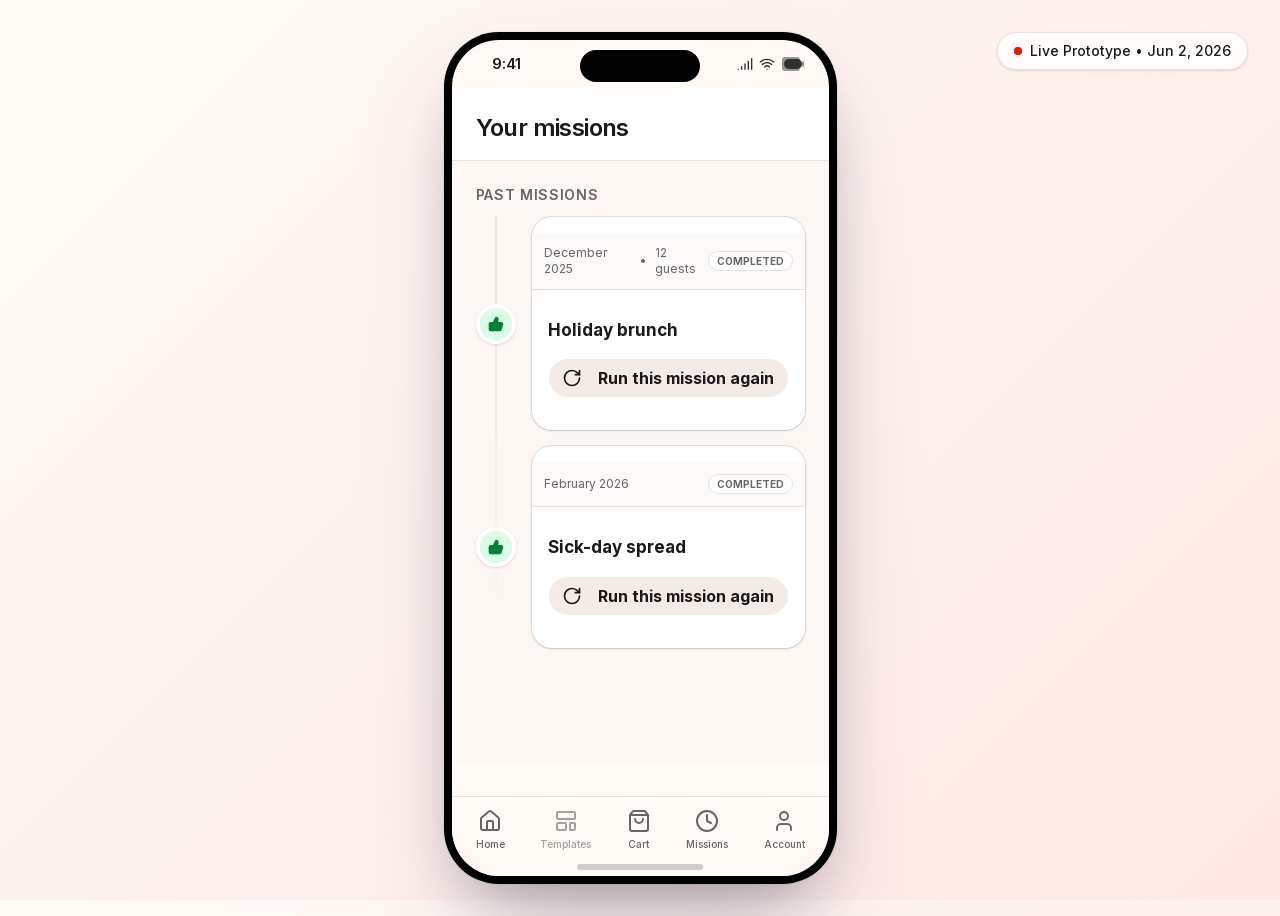
<file: doordash-missions/missions/index.html>
<!DOCTYPE html><html lang="en" class="inter_b2991b2-module__9mH_6q__variable h-full antialiased"><head><meta charSet="utf-8"/><meta name="viewport" content="width=device-width, initial-scale=1"/><link rel="preload" href="/doordash-missions/_next/static/media/83afe278b6a6bb3c-s.p.0q-301v4kxxnr.woff2" as="font" crossorigin="" type="font/woff2"/><link rel="stylesheet" href="/doordash-missions/_next/static/chunks/03xf6mrx5foyj.css" data-precedence="next"/><link rel="preload" as="script" fetchPriority="low" href="/doordash-missions/_next/static/chunks/0co5o~oraec-6.js"/><script src="/doordash-missions/_next/static/chunks/02i7dfk78~t~2.js" async=""></script><script src="/doordash-missions/_next/static/chunks/0lyo1ibfr9cn..js" async=""></script><script src="/doordash-missions/_next/static/chunks/07lhk_q6pmm3r.js" async=""></script><script src="/doordash-missions/_next/static/chunks/turbopack-10g~2170de.p7.js" async=""></script><script src="/doordash-missions/_next/static/chunks/0va1jb9j3b2wn.js" async=""></script><script src="/doordash-missions/_next/static/chunks/0v48hsoo4zjwo.js" async=""></script><script src="/doordash-missions/_next/static/chunks/13~hfnhe70z8m.js" async=""></script><script src="/doordash-missions/_next/static/chunks/0d3shmwh5_nmn.js" async=""></script><script src="/doordash-missions/_next/static/chunks/1357ftbay.9r9.js" async=""></script><script src="/doordash-missions/_next/static/chunks/133~o9hpvbtvx.js" async=""></script><meta name="next-size-adjust" content=""/><title>DoorDash Missions Prototype</title><meta name="description" content="A production-grade interactive prototype of DoorDash Missions."/><link rel="icon" href="/doordash-missions/favicon.ico?favicon.0x3dzn~oxb6tn.ico" sizes="256x256" type="image/x-icon"/><script src="/doordash-missions/_next/static/chunks/03~yq9q893hmn.js" noModule=""></script></head><body class="min-h-full"><div hidden=""><!--$--><!--/$--></div><div class="flex min-h-screen items-center justify-center p-4 sm:p-8"><div class="absolute top-4 right-4 sm:top-8 sm:right-8 bg-white/80 backdrop-blur-md shadow-sm border border-border px-4 py-2 rounded-full flex items-center gap-2 z-50"><span class="relative flex h-2 w-2"><span class="animate-ping absolute inline-flex h-full w-full rounded-full bg-red-400 opacity-75"></span><span class="relative inline-flex rounded-full h-2 w-2 bg-primary"></span></span><span class="text-sm font-medium text-foreground">Live Prototype • <!-- -->Jun 2, 2026</span></div><div class="relative w-[393px] h-[852px] bg-black rounded-[55px] shadow-[0_50px_100px_-20px_rgba(50,50,93,0.25),0_30px_60px_-30px_rgba(0,0,0,0.3)] ring-1 ring-gray-900/5 p-2 overflow-hidden shrink-0"><div class="relative w-full h-full bg-background rounded-[47px] overflow-hidden flex flex-col"><div class="absolute top-0 inset-x-0 h-12 flex items-center justify-between px-6 z-50 pointer-events-none text-foreground"><div class="text-[15px] font-semibold tracking-tight w-[54px] text-center ml-1">9:41</div><div class="absolute left-1/2 -translate-x-1/2 top-2.5 w-[120px] h-[32px] bg-black rounded-full"></div><div class="flex items-center gap-1.5 opacity-90"><svg xmlns="http://www.w3.org/2000/svg" width="24" height="24" viewBox="0 0 24 24" fill="none" stroke="currentColor" stroke-width="2" stroke-linecap="round" stroke-linejoin="round" class="lucide lucide-signal w-4 h-4 fill-current" aria-hidden="true"><path d="M2 20h.01"></path><path d="M7 20v-4"></path><path d="M12 20v-8"></path><path d="M17 20V8"></path><path d="M22 4v16"></path></svg><svg xmlns="http://www.w3.org/2000/svg" width="24" height="24" viewBox="0 0 24 24" fill="none" stroke="currentColor" stroke-width="2" stroke-linecap="round" stroke-linejoin="round" class="lucide lucide-wifi w-4 h-4" aria-hidden="true"><path d="M12 20h.01"></path><path d="M2 8.82a15 15 0 0 1 20 0"></path><path d="M5 12.859a10 10 0 0 1 14 0"></path><path d="M8.5 16.429a5 5 0 0 1 7 0"></path></svg><div class="relative flex items-center justify-center"><svg xmlns="http://www.w3.org/2000/svg" width="24" height="24" viewBox="0 0 24 24" fill="none" stroke="currentColor" stroke-width="2" stroke-linecap="round" stroke-linejoin="round" class="lucide lucide-battery w-6 h-6 fill-current opacity-50" aria-hidden="true"><path d="M 22 14 L 22 10"></path><rect x="2" y="6" width="16" height="12" rx="2"></rect></svg><div class="absolute w-[18px] h-2.5 bg-current rounded-sm right-[3px]"></div></div></div></div><div class="flex-1 w-full h-full overflow-y-auto no-scrollbar relative z-0 pt-12 pb-8"><div class="h-full pb-20" style="opacity:0;transform:translateX(20px)"><div class="flex flex-col h-full bg-muted/20 relative overflow-hidden"><div class="bg-white px-6 pt-6 pb-4 border-b border-border sticky top-0 z-10"><h1 class="text-2xl font-semibold tracking-tight text-foreground">Your missions</h1></div><div class="flex-1 overflow-y-auto px-6 py-6 pb-32 space-y-6"><div class="space-y-3"><h2 class="text-sm font-semibold text-muted-foreground uppercase tracking-wider">Past Missions</h2><div class="space-y-4 relative before:absolute before:inset-0 before:ml-5 before:-translate-x-px before:h-full before:w-0.5 before:bg-gradient-to-b before:from-border before:to-transparent"><div class="relative flex items-center justify-between group is-active"><div class="flex items-center justify-center w-10 h-10 rounded-full border-4 border-white bg-muted text-muted-foreground shrink-0 shadow-sm z-10"><div class="bg-green-100 w-full h-full rounded-full flex items-center justify-center text-green-700"><svg xmlns="http://www.w3.org/2000/svg" width="24" height="24" viewBox="0 0 24 24" fill="none" stroke="currentColor" stroke-width="2" stroke-linecap="round" stroke-linejoin="round" class="lucide lucide-thumbs-up w-4 h-4 fill-current" aria-hidden="true"><path d="M15 5.88 14 10h5.83a2 2 0 0 1 1.92 2.56l-2.33 8A2 2 0 0 1 17.5 22H4a2 2 0 0 1-2-2v-8a2 2 0 0 1 2-2h2.76a2 2 0 0 0 1.79-1.11L12 2a3.13 3.13 0 0 1 3 3.88Z"></path><path d="M7 10v12"></path></svg></div></div><div data-slot="card" data-size="default" class="group/card flex flex-col gap-4 rounded-xl bg-card py-4 text-sm text-card-foreground ring-1 ring-foreground/10 has-data-[slot=card-footer]:pb-0 has-[&gt;img:first-child]:pt-0 data-[size=sm]:gap-3 data-[size=sm]:py-3 data-[size=sm]:has-data-[slot=card-footer]:pb-0 *:[img:first-child]:rounded-t-xl *:[img:last-child]:rounded-b-xl w-[calc(100%-3rem)] ml-4 shadow-sm border-border overflow-hidden"><div class="bg-muted/30 p-3 border-b border-border flex items-center justify-between"><div class="flex items-center text-xs text-muted-foreground gap-2"><span>December 2025</span><span>•</span><span>12<!-- --> guests</span></div><span data-slot="badge" data-variant="secondary" class="group/badge inline-flex h-5 w-fit shrink-0 items-center justify-center gap-1 overflow-hidden rounded-4xl border px-2 py-0.5 whitespace-nowrap transition-all focus-visible:border-ring focus-visible:ring-[3px] focus-visible:ring-ring/50 has-data-[icon=inline-end]:pr-1.5 has-data-[icon=inline-start]:pl-1.5 aria-invalid:border-destructive aria-invalid:ring-destructive/20 dark:aria-invalid:ring-destructive/40 [&amp;&gt;svg]:pointer-events-none [&amp;&gt;svg]:size-3! [a]:hover:bg-secondary/80 bg-white border-border text-[10px] uppercase font-bold text-muted-foreground">Completed</span></div><div data-slot="card-content" class="group-data-[size=sm]/card:px-3 p-4 pt-3"><h3 class="font-bold text-[17px] mb-4 text-foreground">Holiday brunch</h3><button type="button" tabindex="0" data-slot="button" class="group/button inline-flex shrink-0 items-center justify-center border border-transparent bg-clip-padding text-base whitespace-nowrap transition-all outline-none select-none focus-visible:border-ring focus-visible:ring-3 focus-visible:ring-ring/50 active:not-aria-[haspopup]:translate-y-px disabled:pointer-events-none disabled:opacity-50 aria-invalid:border-destructive aria-invalid:ring-3 aria-invalid:ring-destructive/20 dark:aria-invalid:border-destructive/50 dark:aria-invalid:ring-destructive/40 [&amp;_svg]:pointer-events-none [&amp;_svg]:shrink-0 [&amp;_svg:not([class*=&#x27;size-&#x27;])]:size-5 [a]:hover:bg-primary/80 gap-2 px-6 has-data-[icon=inline-end]:pr-4 has-data-[icon=inline-start]:pl-4 w-full h-10 rounded-full font-bold bg-muted hover:bg-muted/80 text-foreground"><svg xmlns="http://www.w3.org/2000/svg" width="24" height="24" viewBox="0 0 24 24" fill="none" stroke="currentColor" stroke-width="2" stroke-linecap="round" stroke-linejoin="round" class="lucide lucide-rotate-cw w-4 h-4 mr-2 text-foreground" aria-hidden="true"><path d="M21 12a9 9 0 1 1-9-9c2.52 0 4.93 1 6.74 2.74L21 8"></path><path d="M21 3v5h-5"></path></svg>Run this mission again</button></div></div></div><div class="relative flex items-center justify-between group is-active"><div class="flex items-center justify-center w-10 h-10 rounded-full border-4 border-white bg-muted text-muted-foreground shrink-0 shadow-sm z-10"><div class="bg-green-100 w-full h-full rounded-full flex items-center justify-center text-green-700"><svg xmlns="http://www.w3.org/2000/svg" width="24" height="24" viewBox="0 0 24 24" fill="none" stroke="currentColor" stroke-width="2" stroke-linecap="round" stroke-linejoin="round" class="lucide lucide-thumbs-up w-4 h-4 fill-current" aria-hidden="true"><path d="M15 5.88 14 10h5.83a2 2 0 0 1 1.92 2.56l-2.33 8A2 2 0 0 1 17.5 22H4a2 2 0 0 1-2-2v-8a2 2 0 0 1 2-2h2.76a2 2 0 0 0 1.79-1.11L12 2a3.13 3.13 0 0 1 3 3.88Z"></path><path d="M7 10v12"></path></svg></div></div><div data-slot="card" data-size="default" class="group/card flex flex-col gap-4 rounded-xl bg-card py-4 text-sm text-card-foreground ring-1 ring-foreground/10 has-data-[slot=card-footer]:pb-0 has-[&gt;img:first-child]:pt-0 data-[size=sm]:gap-3 data-[size=sm]:py-3 data-[size=sm]:has-data-[slot=card-footer]:pb-0 *:[img:first-child]:rounded-t-xl *:[img:last-child]:rounded-b-xl w-[calc(100%-3rem)] ml-4 shadow-sm border-border overflow-hidden"><div class="bg-muted/30 p-3 border-b border-border flex items-center justify-between"><div class="flex items-center text-xs text-muted-foreground gap-2"><span>February 2026</span></div><span data-slot="badge" data-variant="secondary" class="group/badge inline-flex h-5 w-fit shrink-0 items-center justify-center gap-1 overflow-hidden rounded-4xl border px-2 py-0.5 whitespace-nowrap transition-all focus-visible:border-ring focus-visible:ring-[3px] focus-visible:ring-ring/50 has-data-[icon=inline-end]:pr-1.5 has-data-[icon=inline-start]:pl-1.5 aria-invalid:border-destructive aria-invalid:ring-destructive/20 dark:aria-invalid:ring-destructive/40 [&amp;&gt;svg]:pointer-events-none [&amp;&gt;svg]:size-3! [a]:hover:bg-secondary/80 bg-white border-border text-[10px] uppercase font-bold text-muted-foreground">Completed</span></div><div data-slot="card-content" class="group-data-[size=sm]/card:px-3 p-4 pt-3"><h3 class="font-bold text-[17px] mb-4 text-foreground">Sick-day spread</h3><button type="button" tabindex="0" data-slot="button" class="group/button inline-flex shrink-0 items-center justify-center border border-transparent bg-clip-padding text-base whitespace-nowrap transition-all outline-none select-none focus-visible:border-ring focus-visible:ring-3 focus-visible:ring-ring/50 active:not-aria-[haspopup]:translate-y-px disabled:pointer-events-none disabled:opacity-50 aria-invalid:border-destructive aria-invalid:ring-3 aria-invalid:ring-destructive/20 dark:aria-invalid:border-destructive/50 dark:aria-invalid:ring-destructive/40 [&amp;_svg]:pointer-events-none [&amp;_svg]:shrink-0 [&amp;_svg:not([class*=&#x27;size-&#x27;])]:size-5 [a]:hover:bg-primary/80 gap-2 px-6 has-data-[icon=inline-end]:pr-4 has-data-[icon=inline-start]:pl-4 w-full h-10 rounded-full font-bold bg-muted hover:bg-muted/80 text-foreground"><svg xmlns="http://www.w3.org/2000/svg" width="24" height="24" viewBox="0 0 24 24" fill="none" stroke="currentColor" stroke-width="2" stroke-linecap="round" stroke-linejoin="round" class="lucide lucide-rotate-cw w-4 h-4 mr-2 text-foreground" aria-hidden="true"><path d="M21 12a9 9 0 1 1-9-9c2.52 0 4.93 1 6.74 2.74L21 8"></path><path d="M21 3v5h-5"></path></svg>Run this mission again</button></div></div></div></div></div></div></div><!--$--><!--/$--></div><div class="absolute bottom-0 inset-x-0 h-20 bg-background/95 backdrop-blur-md border-t border-border flex items-start justify-between px-6 pt-3 pb-8 z-40 rounded-b-[47px]"><a class="flex flex-col items-center gap-1 relative transition-colors text-muted-foreground hover:text-foreground" href="/doordash-missions/"><div class="relative"><svg xmlns="http://www.w3.org/2000/svg" width="24" height="24" viewBox="0 0 24 24" fill="none" stroke="currentColor" stroke-width="2" stroke-linecap="round" stroke-linejoin="round" class="lucide lucide-house w-6 h-6" aria-hidden="true"><path d="M15 21v-8a1 1 0 0 0-1-1h-4a1 1 0 0 0-1 1v8"></path><path d="M3 10a2 2 0 0 1 .709-1.528l7-6a2 2 0 0 1 2.582 0l7 6A2 2 0 0 1 21 10v9a2 2 0 0 1-2 2H5a2 2 0 0 1-2-2z"></path></svg></div><span class="text-[10px] font-medium">Home</span></a><div class="flex flex-col items-center gap-1 opacity-40 cursor-not-allowed"><svg xmlns="http://www.w3.org/2000/svg" width="24" height="24" viewBox="0 0 24 24" fill="none" stroke="currentColor" stroke-width="2" stroke-linecap="round" stroke-linejoin="round" class="lucide lucide-layout-template w-6 h-6" aria-hidden="true"><rect width="18" height="7" x="3" y="3" rx="1"></rect><rect width="9" height="7" x="3" y="14" rx="1"></rect><rect width="5" height="7" x="16" y="14" rx="1"></rect></svg><span class="text-[10px] font-medium">Templates</span></div><a class="flex flex-col items-center gap-1 relative transition-colors text-muted-foreground hover:text-foreground" href="/doordash-missions/cart/"><div class="relative"><svg xmlns="http://www.w3.org/2000/svg" width="24" height="24" viewBox="0 0 24 24" fill="none" stroke="currentColor" stroke-width="2" stroke-linecap="round" stroke-linejoin="round" class="lucide lucide-shopping-bag w-6 h-6" aria-hidden="true"><path d="M16 10a4 4 0 0 1-8 0"></path><path d="M3.103 6.034h17.794"></path><path d="M3.4 5.467a2 2 0 0 0-.4 1.2V20a2 2 0 0 0 2 2h14a2 2 0 0 0 2-2V6.667a2 2 0 0 0-.4-1.2l-2-2.667A2 2 0 0 0 17 2H7a2 2 0 0 0-1.6.8z"></path></svg></div><span class="text-[10px] font-medium">Cart</span></a><a class="flex flex-col items-center gap-1 relative transition-colors text-muted-foreground hover:text-foreground" href="/doordash-missions/missions/"><div class="relative"><svg xmlns="http://www.w3.org/2000/svg" width="24" height="24" viewBox="0 0 24 24" fill="none" stroke="currentColor" stroke-width="2" stroke-linecap="round" stroke-linejoin="round" class="lucide lucide-clock w-6 h-6" aria-hidden="true"><circle cx="12" cy="12" r="10"></circle><path d="M12 6v6l4 2"></path></svg></div><span class="text-[10px] font-medium">Missions</span></a><a class="flex flex-col items-center gap-1 relative transition-colors text-muted-foreground hover:text-foreground" href="/doordash-missions/account/"><div class="relative"><svg xmlns="http://www.w3.org/2000/svg" width="24" height="24" viewBox="0 0 24 24" fill="none" stroke="currentColor" stroke-width="2" stroke-linecap="round" stroke-linejoin="round" class="lucide lucide-user w-6 h-6" aria-hidden="true"><path d="M19 21v-2a4 4 0 0 0-4-4H9a4 4 0 0 0-4 4v2"></path><circle cx="12" cy="7" r="4"></circle></svg></div><span class="text-[10px] font-medium">Account</span></a></div><section aria-label="Notifications alt+T" tabindex="-1" aria-live="polite" aria-relevant="additions text" aria-atomic="false"></section></div><div class="absolute bottom-1.5 left-1/2 -translate-x-1/2 w-1/3 h-1.5 bg-foreground/20 rounded-full z-50 pointer-events-none"></div></div></div></div><script src="/doordash-missions/_next/static/chunks/0co5o~oraec-6.js" id="_R_" async=""></script><script>(self.__next_f=self.__next_f||[]).push([0])</script><script>self.__next_f.push([1,"1:\"$Sreact.fragment\"\n2:I[63763,[\"/doordash-missions/_next/static/chunks/0va1jb9j3b2wn.js\",\"/doordash-missions/_next/static/chunks/0v48hsoo4zjwo.js\",\"/doordash-missions/_next/static/chunks/13~hfnhe70z8m.js\",\"/doordash-missions/_next/static/chunks/0d3shmwh5_nmn.js\"],\"HydrationOverlayBuster\"]\n3:I[5014,[\"/doordash-missions/_next/static/chunks/0va1jb9j3b2wn.js\",\"/doordash-missions/_next/static/chunks/0v48hsoo4zjwo.js\",\"/doordash-missions/_next/static/chunks/13~hfnhe70z8m.js\",\"/doordash-missions/_next/static/chunks/0d3shmwh5_nmn.js\"],\"default\"]\n4:I[39756,[\"/doordash-missions/_next/static/chunks/0va1jb9j3b2wn.js\",\"/doordash-missions/_next/static/chunks/0v48hsoo4zjwo.js\",\"/doordash-missions/_next/static/chunks/13~hfnhe70z8m.js\",\"/doordash-missions/_next/static/chunks/0d3shmwh5_nmn.js\"],\"default\"]\n5:I[16868,[\"/doordash-missions/_next/static/chunks/0va1jb9j3b2wn.js\",\"/doordash-missions/_next/static/chunks/0v48hsoo4zjwo.js\",\"/doordash-missions/_next/static/chunks/13~hfnhe70z8m.js\",\"/doordash-missions/_next/static/chunks/0d3shmwh5_nmn.js\",\"/doordash-missions/_next/static/chunks/1357ftbay.9r9.js\"],\"default\"]\n6:I[37457,[\"/doordash-missions/_next/static/chunks/0va1jb9j3b2wn.js\",\"/doordash-missions/_next/static/chunks/0v48hsoo4zjwo.js\",\"/doordash-missions/_next/static/chunks/13~hfnhe70z8m.js\",\"/doordash-missions/_next/static/chunks/0d3shmwh5_nmn.js\"],\"default\"]\nf:I[68027,[\"/doordash-missions/_next/static/chunks/0va1jb9j3b2wn.js\",\"/doordash-missions/_next/static/chunks/0v48hsoo4zjwo.js\",\"/doordash-missions/_next/static/chunks/13~hfnhe70z8m.js\",\"/doordash-missions/_next/static/chunks/0d3shmwh5_nmn.js\"],\"default\",1]\n:HL[\"/doordash-missions/_next/static/chunks/03xf6mrx5foyj.css\",\"style\"]\n:HL[\"/doordash-missions/_next/static/media/83afe278b6a6bb3c-s.p.0q-301v4kxxnr.woff2\",\"font\",{\"crossOrigin\":\"\",\"type\":\"font/woff2\"}]\n"])</script><script>self.__next_f.push([1,"0:{\"P\":null,\"c\":[\"\",\"missions\",\"\"],\"q\":\"\",\"i\":false,\"f\":[[[\"\",{\"children\":[\"missions\",{\"children\":[\"__PAGE__\",{}]}]},\"$undefined\",\"$undefined\",16],[[\"$\",\"$1\",\"c\",{\"children\":[[[\"$\",\"link\",\"0\",{\"rel\":\"stylesheet\",\"href\":\"/doordash-missions/_next/static/chunks/03xf6mrx5foyj.css\",\"precedence\":\"next\",\"crossOrigin\":\"$undefined\",\"nonce\":\"$undefined\"}],[\"$\",\"script\",\"script-0\",{\"src\":\"/doordash-missions/_next/static/chunks/0va1jb9j3b2wn.js\",\"async\":true,\"nonce\":\"$undefined\"}],[\"$\",\"script\",\"script-1\",{\"src\":\"/doordash-missions/_next/static/chunks/0v48hsoo4zjwo.js\",\"async\":true,\"nonce\":\"$undefined\"}],[\"$\",\"script\",\"script-2\",{\"src\":\"/doordash-missions/_next/static/chunks/13~hfnhe70z8m.js\",\"async\":true,\"nonce\":\"$undefined\"}],[\"$\",\"script\",\"script-3\",{\"src\":\"/doordash-missions/_next/static/chunks/0d3shmwh5_nmn.js\",\"async\":true,\"nonce\":\"$undefined\"}]],[\"$\",\"html\",null,{\"lang\":\"en\",\"className\":\"inter_b2991b2-module__9mH_6q__variable h-full antialiased\",\"suppressHydrationWarning\":true,\"children\":[\"$\",\"body\",null,{\"className\":\"min-h-full\",\"suppressHydrationWarning\":true,\"children\":[[\"$\",\"$L2\",null,{}],[\"$\",\"div\",null,{\"className\":\"flex min-h-screen items-center justify-center p-4 sm:p-8\",\"children\":[[\"$\",\"div\",null,{\"className\":\"absolute top-4 right-4 sm:top-8 sm:right-8 bg-white/80 backdrop-blur-md shadow-sm border border-border px-4 py-2 rounded-full flex items-center gap-2 z-50\",\"children\":[[\"$\",\"span\",null,{\"className\":\"relative flex h-2 w-2\",\"children\":[[\"$\",\"span\",null,{\"className\":\"animate-ping absolute inline-flex h-full w-full rounded-full bg-red-400 opacity-75\"}],[\"$\",\"span\",null,{\"className\":\"relative inline-flex rounded-full h-2 w-2 bg-primary\"}]]}],[\"$\",\"span\",null,{\"className\":\"text-sm font-medium text-foreground\",\"children\":[\"Live Prototype • \",\"Jun 2, 2026\"]}]]}],[\"$\",\"div\",null,{\"className\":\"relative w-[393px] h-[852px] bg-black rounded-[55px] shadow-[0_50px_100px_-20px_rgba(50,50,93,0.25),0_30px_60px_-30px_rgba(0,0,0,0.3)] ring-1 ring-gray-900/5 p-2 overflow-hidden shrink-0\",\"children\":[\"$\",\"div\",null,{\"className\":\"relative w-full h-full bg-background rounded-[47px] overflow-hidden flex flex-col\",\"children\":[[\"$\",\"div\",null,{\"className\":\"absolute top-0 inset-x-0 h-12 flex items-center justify-between px-6 z-50 pointer-events-none text-foreground\",\"children\":[[\"$\",\"div\",null,{\"className\":\"text-[15px] font-semibold tracking-tight w-[54px] text-center ml-1\",\"children\":\"9:41\"}],[\"$\",\"div\",null,{\"className\":\"absolute left-1/2 -translate-x-1/2 top-2.5 w-[120px] h-[32px] bg-black rounded-full\"}],[\"$\",\"div\",null,{\"className\":\"flex items-center gap-1.5 opacity-90\",\"children\":[[\"$\",\"$L3\",null,{\"ref\":\"$undefined\",\"iconNode\":[[\"path\",{\"d\":\"M2 20h.01\",\"key\":\"4haj6o\"}],[\"path\",{\"d\":\"M7 20v-4\",\"key\":\"j294jx\"}],[\"path\",{\"d\":\"M12 20v-8\",\"key\":\"i3yub9\"}],[\"path\",{\"d\":\"M17 20V8\",\"key\":\"1tkaf5\"}],[\"path\",{\"d\":\"M22 4v16\",\"key\":\"sih9yq\"}]],\"className\":\"lucide-signal w-4 h-4 fill-current\"}],[\"$\",\"$L3\",null,{\"ref\":\"$undefined\",\"iconNode\":[[\"path\",{\"d\":\"M12 20h.01\",\"key\":\"zekei9\"}],[\"path\",{\"d\":\"M2 8.82a15 15 0 0 1 20 0\",\"key\":\"dnpr2z\"}],[\"path\",{\"d\":\"M5 12.859a10 10 0 0 1 14 0\",\"key\":\"1x1e6c\"}],[\"path\",{\"d\":\"M8.5 16.429a5 5 0 0 1 7 0\",\"key\":\"1bycff\"}]],\"className\":\"lucide-wifi w-4 h-4\"}],[\"$\",\"div\",null,{\"className\":\"relative flex items-center justify-center\",\"children\":[[\"$\",\"$L3\",null,{\"ref\":\"$undefined\",\"iconNode\":[[\"path\",{\"d\":\"M 22 14 L 22 10\",\"key\":\"nqc4tb\"}],[\"rect\",{\"x\":\"2\",\"y\":\"6\",\"width\":\"16\",\"height\":\"12\",\"rx\":\"2\",\"key\":\"13zb55\"}]],\"className\":\"lucide-battery w-6 h-6 fill-current opacity-50\"}],[\"$\",\"div\",null,{\"className\":\"absolute w-[18px] h-2.5 bg-current rounded-sm right-[3px]\"}]]}]]}]]}],[\"$\",\"div\",null,{\"className\":\"flex-1 w-full h-full overflow-y-auto no-scrollbar relative z-0 pt-12 pb-8\",\"children\":[[\"$\",\"$L4\",null,{\"parallelRouterKey\":\"children\",\"error\":\"$undefined\",\"errorStyles\":\"$undefined\",\"errorScripts\":\"$undefined\",\"template\":[\"$\",\"$L5\",null,{\"children\":[\"$\",\"$L6\",null,{}]}],\"templateStyles\":[],\"templateScripts\":[[\"$\",\"script\",\"script-0\",{\"src\":\"/doordash-missions/_next/static/chunks/1357ftbay.9r9.js\",\"async\":true}]],\"notFound\":[[[\"$\",\"title\",null,{\"children\":\"404: This page could not be found.\"}],[\"$\",\"div\",null,{\"style\":{\"fontFamily\":\"system-ui,\\\"Segoe UI\\\",Roboto,Helvetica,Arial,sans-serif,\\\"Apple Color Emoji\\\",\\\"Segoe UI Emoji\\\"\",\"height\":\"100vh\",\"textAlign\":\"center\",\"display\":\"flex\",\"flexDirection\":\"column\",\"alignItems\":\"center\",\"justifyContent\":\"center\"},\"children\":\"$L7\"}]],[]],\"forbidden\":\"$undefined\",\"unauthorized\":\"$undefined\"}],\"$L8\",\"$L9\"]}],\"$La\"]}]}]]}]]}]}]]}],{\"children\":[\"$Lb\",{\"children\":[\"$Lc\",{},null,false,null]},null,false,\"$@d\"]},null,false,null],\"$Le\",false]],\"m\":\"$undefined\",\"G\":[\"$f\",[\"$L10\"]],\"S\":true,\"h\":null,\"s\":\"$undefined\",\"l\":\"$undefined\",\"p\":\"$undefined\",\"d\":\"$undefined\",\"b\":\"-e0IwJeAP_MN8hJemEe3V\"}\n"])</script><script>self.__next_f.push([1,"11:I[29953,[\"/doordash-missions/_next/static/chunks/0va1jb9j3b2wn.js\",\"/doordash-missions/_next/static/chunks/0v48hsoo4zjwo.js\",\"/doordash-missions/_next/static/chunks/13~hfnhe70z8m.js\",\"/doordash-missions/_next/static/chunks/0d3shmwh5_nmn.js\"],\"BottomTabs\"]\n12:I[13354,[\"/doordash-missions/_next/static/chunks/0va1jb9j3b2wn.js\",\"/doordash-missions/_next/static/chunks/0v48hsoo4zjwo.js\",\"/doordash-missions/_next/static/chunks/13~hfnhe70z8m.js\",\"/doordash-missions/_next/static/chunks/0d3shmwh5_nmn.js\"],\"Toaster\"]\n13:I[47257,[\"/doordash-missions/_next/static/chunks/0va1jb9j3b2wn.js\",\"/doordash-missions/_next/static/chunks/0v48hsoo4zjwo.js\",\"/doordash-missions/_next/static/chunks/13~hfnhe70z8m.js\",\"/doordash-missions/_next/static/chunks/0d3shmwh5_nmn.js\"],\"ClientPageRoot\"]\n14:I[92482,[\"/doordash-missions/_next/static/chunks/0va1jb9j3b2wn.js\",\"/doordash-missions/_next/static/chunks/0v48hsoo4zjwo.js\",\"/doordash-missions/_next/static/chunks/13~hfnhe70z8m.js\",\"/doordash-missions/_next/static/chunks/0d3shmwh5_nmn.js\",\"/doordash-missions/_next/static/chunks/133~o9hpvbtvx.js\"],\"default\"]\n17:I[97367,[\"/doordash-missions/_next/static/chunks/0va1jb9j3b2wn.js\",\"/doordash-missions/_next/static/chunks/0v48hsoo4zjwo.js\",\"/doordash-missions/_next/static/chunks/13~hfnhe70z8m.js\",\"/doordash-missions/_next/static/chunks/0d3shmwh5_nmn.js\"],\"OutletBoundary\"]\n18:\"$Sreact.suspense\"\n1b:I[97367,[\"/doordash-missions/_next/static/chunks/0va1jb9j3b2wn.js\",\"/doordash-missions/_next/static/chunks/0v48hsoo4zjwo.js\",\"/doordash-missions/_next/static/chunks/13~hfnhe70z8m.js\",\"/doordash-missions/_next/static/chunks/0d3shmwh5_nmn.js\"],\"ViewportBoundary\"]\n1d:I[97367,[\"/doordash-missions/_next/static/chunks/0va1jb9j3b2wn.js\",\"/doordash-missions/_next/static/chunks/0v48hsoo4zjwo.js\",\"/doordash-missions/_next/static/chunks/13~hfnhe70z8m.js\",\"/doordash-missions/_next/static/chunks/0d3shmwh5_nmn.js\"],\"MetadataBoundary\"]\n7:[\"$\",\"div\",null,{\"children\":[[\"$\",\"style\",null,{\"dangerouslySetInnerHTML\":{\"__html\":\"body{color:#000;background:#fff;margin:0}.next-error-h1{border-right:1px solid rgba(0,0,0,.3)}@media (prefers-color-scheme:dark){body{color:#fff;background:#000}.next-error-h1{border-right:1px solid rgba(255,255,255,.3)}}\"}}],[\"$\",\"h1\",null,{\"className\":\"next-error-h1\",\"style\":{\"display\":\"inline-block\",\"margin\":\"0 20px 0 0\",\"padding\":\"0 23px 0 0\",\"fontSize\":24,\"fontWeight\":500,\"verticalAlign\":\"top\",\"lineHeight\":\"49px\"},\"children\":404}],[\"$\",\"div\",null,{\"style\":{\"display\":\"inline-block\"},\"children\":[\"$\",\"h2\",null,{\"style\":{\"fontSize\":14,\"fontWeight\":400,\"lineHeight\":\"49px\",\"margin\":0},\"children\":\"This page could not be found.\"}]}]]}]\n8:[\"$\",\"$L11\",null,{}]\n9:[\"$\",\"$L12\",null,{}]\na:[\"$\",\"div\",null,{\"className\":\"absolute bottom-1.5 left-1/2 -translate-x-1/2 w-1/3 h-1.5 bg-foreground/20 rounded-full z-50 pointer-events-none\"}]\nb:[\"$\",\"$1\",\"c\",{\"children\":[null,[\"$\",\"$L4\",null,{\"parallelRouterKey\":\"children\",\"error\":\"$undefined\",\"errorStyles\":\"$undefined\",\"errorScripts\":\"$undefined\",\"template\":[\"$\",\"$L6\",null,{}],\"templateStyles\":\"$undefined\",\"templateScripts\":\"$undefined\",\"notFound\":\"$undefined\",\"forbidden\":\"$undefined\",\"unauthorized\":\"$undefined\"}]]}]\nc:[\"$\",\"$1\",\"c\",{\"children\":[[\"$\",\"$L13\",null,{\"Component\":\"$14\",\"serverProvidedParams\":{\"searchParams\":{},\"params\":{},\"promises\":[\"$@15\",\"$@16\"]}}],[[\"$\",\"script\",\"script-0\",{\"src\":\"/doordash-missions/_next/static/chunks/133~o9hpvbtvx.js\",\"async\":true,\"nonce\":\"$undefined\"}]],[\"$\",\"$L17\",null,{\"children\":[\"$\",\"$18\",null,{\"name\":\"Next.MetadataOutlet\",\"children\":\"$@19\"}]}]]}]\n1a:[]\nd:\"$W1a\"\ne:[\"$\",\"$1\",\"h\",{\"children\":[null,[\"$\",\"$L1b\",null,{\"children\":\"$L1c\"}],[\"$\",\"div\",null,{\"hidden\":true,\"children\":[\"$\",\"$L1d\",null,{\"children\":[\"$\",\"$18\",null,{\"name\":\"Next.Metadata\",\"children\":\"$L1e\"}]}]}],[\"$\",\"meta\",null,{\"name\":\"next-size-adjust\",\"content\":\"\"}]]}]\n10:[\"$\",\"link\",\"0\",{\"rel\":\"stylesheet\",\"href\":\"/doordash-missions/_next/static/chunks/03xf6mrx5foyj.css\",\"precedence\":\"next\",\"crossOrigin\":\"$undefined\",\"nonce\":\"$undefined\"}]\n"])</script><script>self.__next_f.push([1,"15:{}\n16:\"$c:props:children:0:props:serverProvidedParams:params\"\n"])</script><script>self.__next_f.push([1,"1c:[[\"$\",\"meta\",\"0\",{\"charSet\":\"utf-8\"}],[\"$\",\"meta\",\"1\",{\"name\":\"viewport\",\"content\":\"width=device-width, initial-scale=1\"}]]\n"])</script><script>self.__next_f.push([1,"1f:I[27201,[\"/doordash-missions/_next/static/chunks/0va1jb9j3b2wn.js\",\"/doordash-missions/_next/static/chunks/0v48hsoo4zjwo.js\",\"/doordash-missions/_next/static/chunks/13~hfnhe70z8m.js\",\"/doordash-missions/_next/static/chunks/0d3shmwh5_nmn.js\"],\"IconMark\"]\n19:null\n1e:[[\"$\",\"title\",\"0\",{\"children\":\"DoorDash Missions Prototype\"}],[\"$\",\"meta\",\"1\",{\"name\":\"description\",\"content\":\"A production-grade interactive prototype of DoorDash Missions.\"}],[\"$\",\"link\",\"2\",{\"rel\":\"icon\",\"href\":\"/doordash-missions/favicon.ico?favicon.0x3dzn~oxb6tn.ico\",\"sizes\":\"256x256\",\"type\":\"image/x-icon\"}],[\"$\",\"$L1f\",\"3\",{}]]\n"])</script></body></html>
</file>
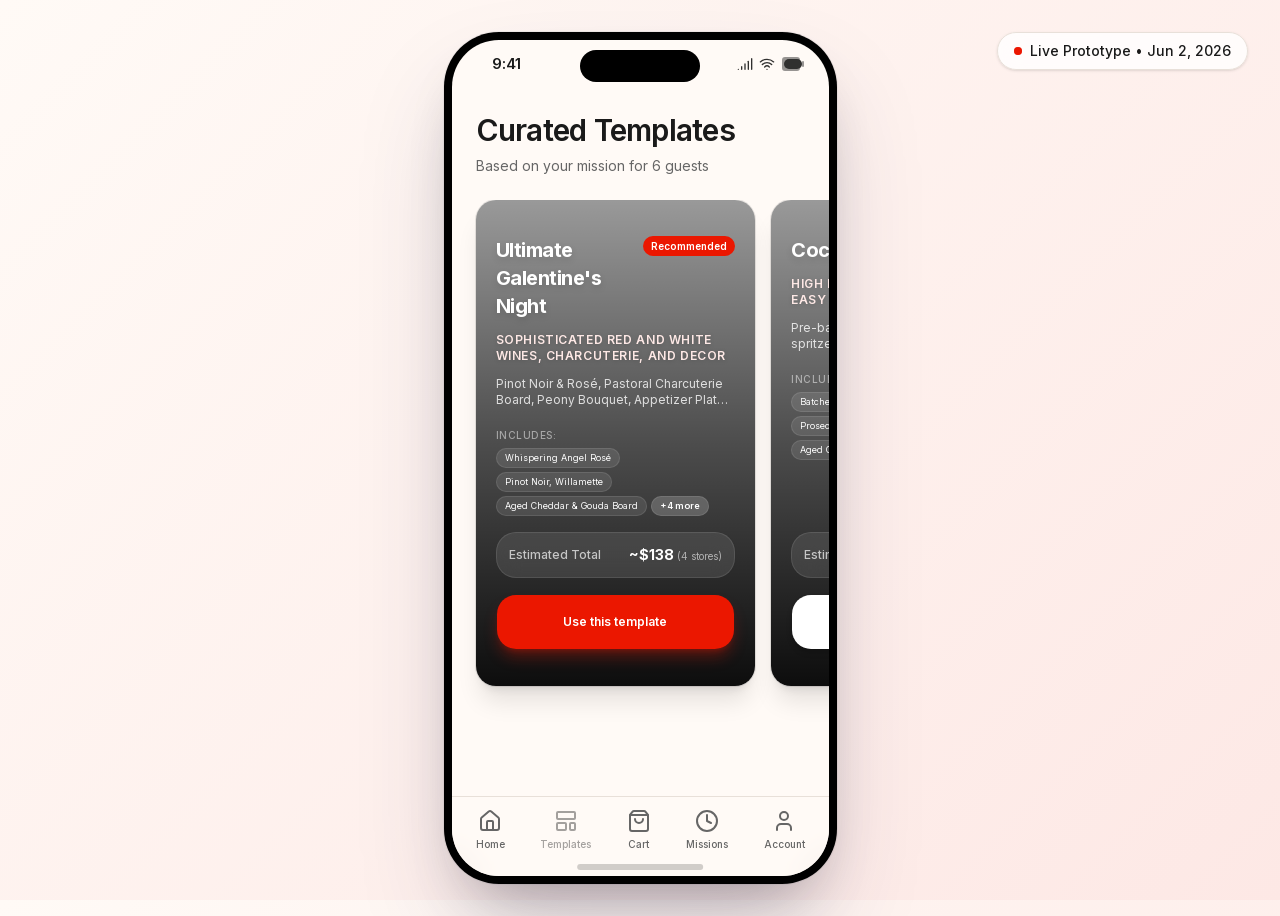
<file: doordash-missions/templates/index.html>
<!DOCTYPE html><html lang="en" class="inter_b2991b2-module__9mH_6q__variable h-full antialiased"><head><meta charSet="utf-8"/><meta name="viewport" content="width=device-width, initial-scale=1"/><link rel="preload" href="/doordash-missions/_next/static/media/83afe278b6a6bb3c-s.p.0q-301v4kxxnr.woff2" as="font" crossorigin="" type="font/woff2"/><link rel="stylesheet" href="/doordash-missions/_next/static/chunks/03xf6mrx5foyj.css" data-precedence="next"/><link rel="preload" as="script" fetchPriority="low" href="/doordash-missions/_next/static/chunks/0co5o~oraec-6.js"/><script src="/doordash-missions/_next/static/chunks/02i7dfk78~t~2.js" async=""></script><script src="/doordash-missions/_next/static/chunks/0lyo1ibfr9cn..js" async=""></script><script src="/doordash-missions/_next/static/chunks/07lhk_q6pmm3r.js" async=""></script><script src="/doordash-missions/_next/static/chunks/turbopack-10g~2170de.p7.js" async=""></script><script src="/doordash-missions/_next/static/chunks/0va1jb9j3b2wn.js" async=""></script><script src="/doordash-missions/_next/static/chunks/0v48hsoo4zjwo.js" async=""></script><script src="/doordash-missions/_next/static/chunks/13~hfnhe70z8m.js" async=""></script><script src="/doordash-missions/_next/static/chunks/0d3shmwh5_nmn.js" async=""></script><script src="/doordash-missions/_next/static/chunks/1357ftbay.9r9.js" async=""></script><script src="/doordash-missions/_next/static/chunks/0lq278_lqdzvm.js" async=""></script><meta name="next-size-adjust" content=""/><title>DoorDash Missions Prototype</title><meta name="description" content="A production-grade interactive prototype of DoorDash Missions."/><link rel="icon" href="/doordash-missions/favicon.ico?favicon.0x3dzn~oxb6tn.ico" sizes="256x256" type="image/x-icon"/><script src="/doordash-missions/_next/static/chunks/03~yq9q893hmn.js" noModule=""></script></head><body class="min-h-full"><div hidden=""><!--$--><!--/$--></div><div class="flex min-h-screen items-center justify-center p-4 sm:p-8"><div class="absolute top-4 right-4 sm:top-8 sm:right-8 bg-white/80 backdrop-blur-md shadow-sm border border-border px-4 py-2 rounded-full flex items-center gap-2 z-50"><span class="relative flex h-2 w-2"><span class="animate-ping absolute inline-flex h-full w-full rounded-full bg-red-400 opacity-75"></span><span class="relative inline-flex rounded-full h-2 w-2 bg-primary"></span></span><span class="text-sm font-medium text-foreground">Live Prototype • <!-- -->Jun 2, 2026</span></div><div class="relative w-[393px] h-[852px] bg-black rounded-[55px] shadow-[0_50px_100px_-20px_rgba(50,50,93,0.25),0_30px_60px_-30px_rgba(0,0,0,0.3)] ring-1 ring-gray-900/5 p-2 overflow-hidden shrink-0"><div class="relative w-full h-full bg-background rounded-[47px] overflow-hidden flex flex-col"><div class="absolute top-0 inset-x-0 h-12 flex items-center justify-between px-6 z-50 pointer-events-none text-foreground"><div class="text-[15px] font-semibold tracking-tight w-[54px] text-center ml-1">9:41</div><div class="absolute left-1/2 -translate-x-1/2 top-2.5 w-[120px] h-[32px] bg-black rounded-full"></div><div class="flex items-center gap-1.5 opacity-90"><svg xmlns="http://www.w3.org/2000/svg" width="24" height="24" viewBox="0 0 24 24" fill="none" stroke="currentColor" stroke-width="2" stroke-linecap="round" stroke-linejoin="round" class="lucide lucide-signal w-4 h-4 fill-current" aria-hidden="true"><path d="M2 20h.01"></path><path d="M7 20v-4"></path><path d="M12 20v-8"></path><path d="M17 20V8"></path><path d="M22 4v16"></path></svg><svg xmlns="http://www.w3.org/2000/svg" width="24" height="24" viewBox="0 0 24 24" fill="none" stroke="currentColor" stroke-width="2" stroke-linecap="round" stroke-linejoin="round" class="lucide lucide-wifi w-4 h-4" aria-hidden="true"><path d="M12 20h.01"></path><path d="M2 8.82a15 15 0 0 1 20 0"></path><path d="M5 12.859a10 10 0 0 1 14 0"></path><path d="M8.5 16.429a5 5 0 0 1 7 0"></path></svg><div class="relative flex items-center justify-center"><svg xmlns="http://www.w3.org/2000/svg" width="24" height="24" viewBox="0 0 24 24" fill="none" stroke="currentColor" stroke-width="2" stroke-linecap="round" stroke-linejoin="round" class="lucide lucide-battery w-6 h-6 fill-current opacity-50" aria-hidden="true"><path d="M 22 14 L 22 10"></path><rect x="2" y="6" width="16" height="12" rx="2"></rect></svg><div class="absolute w-[18px] h-2.5 bg-current rounded-sm right-[3px]"></div></div></div></div><div class="flex-1 w-full h-full overflow-y-auto no-scrollbar relative z-0 pt-12 pb-8"><div class="h-full pb-20" style="opacity:0;transform:translateX(20px)"><div class="flex flex-col h-full px-6 pt-6 relative overflow-hidden"><div class="mb-6"><h1 class="text-3xl font-semibold tracking-tight text-foreground mb-2">Curated Templates</h1><p class="text-muted-foreground text-sm">Based on your mission for <!-- -->6<!-- --> guests</p></div><div class="flex overflow-x-auto snap-x snap-mandatory gap-4 pb-12 no-scrollbar -mx-6 px-6"><div data-slot="card" data-size="default" class="group/card gap-4 rounded-xl bg-card py-4 text-sm text-card-foreground ring-1 ring-foreground/10 has-data-[slot=card-footer]:pb-0 has-[&gt;img:first-child]:pt-0 data-[size=sm]:gap-3 data-[size=sm]:py-3 data-[size=sm]:has-data-[slot=card-footer]:pb-0 *:[img:first-child]:rounded-t-xl *:[img:last-child]:rounded-b-xl w-[85%] shrink-0 snap-center flex flex-col justify-between overflow-hidden relative transition-all min-h-[440px] border-none shadow-xl"><div class="absolute inset-0 bg-cover bg-center transition-transform duration-500 hover:scale-105" style="background-image:url(https://images.unsplash.com/photo-1544025162-d76694265947?w=500&amp;q=80)"></div><div class="absolute inset-0 bg-gradient-to-t from-black/95 via-black/70 to-black/40 z-10"></div><div class="relative z-20 flex flex-col justify-between h-full p-5 flex-1"><div class="space-y-3"><div class="flex justify-between items-start gap-2"><h3 class="text-xl font-bold text-white tracking-tight drop-shadow-md">Ultimate Galentine&#x27;s Night</h3><span data-slot="badge" data-variant="default" class="group/badge inline-flex h-5 w-fit items-center justify-center gap-1 overflow-hidden rounded-4xl border border-transparent px-2 py-0.5 whitespace-nowrap transition-all focus-visible:border-ring focus-visible:ring-[3px] focus-visible:ring-ring/50 has-data-[icon=inline-end]:pr-1.5 has-data-[icon=inline-start]:pl-1.5 aria-invalid:border-destructive aria-invalid:ring-destructive/20 dark:aria-invalid:ring-destructive/40 [&amp;&gt;svg]:pointer-events-none [&amp;&gt;svg]:size-3! [a]:hover:bg-primary/80 bg-[#EB1700] text-white hover:bg-[#EB1700] border-none font-semibold text-[10px] shrink-0">Recommended</span></div><p class="text-[#FDE8E5] text-xs font-semibold uppercase tracking-wider drop-shadow-sm">Sophisticated red and white wines, charcuterie, and decor</p><p class="text-white/80 text-xs line-clamp-2 mt-1">Pinot Noir &amp; Rosé, Pastoral Charcuterie Board, Peony Bouquet, Appetizer Plates, Napkins</p><div class="pt-2"><p class="text-[10px] text-white/50 font-medium uppercase tracking-wider mb-1.5">Includes:</p><div class="flex flex-wrap gap-1"><span data-slot="badge" data-variant="default" class="group/badge inline-flex h-5 w-fit shrink-0 items-center justify-center gap-1 overflow-hidden whitespace-nowrap transition-all focus-visible:border-ring focus-visible:ring-[3px] focus-visible:ring-ring/50 has-data-[icon=inline-end]:pr-1.5 has-data-[icon=inline-start]:pl-1.5 aria-invalid:border-destructive aria-invalid:ring-destructive/20 dark:aria-invalid:ring-destructive/40 [&amp;&gt;svg]:pointer-events-none [&amp;&gt;svg]:size-3! [a]:hover:bg-primary/80 bg-white/10 hover:bg-white/15 text-white border border-white/10 text-[9px] py-0.5 px-2 rounded-full font-normal">Whispering Angel Rosé</span><span data-slot="badge" data-variant="default" class="group/badge inline-flex h-5 w-fit shrink-0 items-center justify-center gap-1 overflow-hidden whitespace-nowrap transition-all focus-visible:border-ring focus-visible:ring-[3px] focus-visible:ring-ring/50 has-data-[icon=inline-end]:pr-1.5 has-data-[icon=inline-start]:pl-1.5 aria-invalid:border-destructive aria-invalid:ring-destructive/20 dark:aria-invalid:ring-destructive/40 [&amp;&gt;svg]:pointer-events-none [&amp;&gt;svg]:size-3! [a]:hover:bg-primary/80 bg-white/10 hover:bg-white/15 text-white border border-white/10 text-[9px] py-0.5 px-2 rounded-full font-normal">Pinot Noir, Willamette</span><span data-slot="badge" data-variant="default" class="group/badge inline-flex h-5 w-fit shrink-0 items-center justify-center gap-1 overflow-hidden whitespace-nowrap transition-all focus-visible:border-ring focus-visible:ring-[3px] focus-visible:ring-ring/50 has-data-[icon=inline-end]:pr-1.5 has-data-[icon=inline-start]:pl-1.5 aria-invalid:border-destructive aria-invalid:ring-destructive/20 dark:aria-invalid:ring-destructive/40 [&amp;&gt;svg]:pointer-events-none [&amp;&gt;svg]:size-3! [a]:hover:bg-primary/80 bg-white/10 hover:bg-white/15 text-white border border-white/10 text-[9px] py-0.5 px-2 rounded-full font-normal">Aged Cheddar &amp; Gouda Board</span><span data-slot="badge" data-variant="default" class="group/badge inline-flex h-5 w-fit shrink-0 items-center justify-center gap-1 overflow-hidden whitespace-nowrap transition-all focus-visible:border-ring focus-visible:ring-[3px] focus-visible:ring-ring/50 has-data-[icon=inline-end]:pr-1.5 has-data-[icon=inline-start]:pl-1.5 aria-invalid:border-destructive aria-invalid:ring-destructive/20 dark:aria-invalid:ring-destructive/40 [&amp;&gt;svg]:pointer-events-none [&amp;&gt;svg]:size-3! [a]:hover:bg-primary/80 bg-white/20 hover:bg-white/25 text-white border border-white/10 text-[9px] py-0.5 px-2 rounded-full font-semibold">+<!-- -->4<!-- --> more</span></div></div></div><div class="space-y-4 pt-4"><div class="bg-white/10 backdrop-blur-md border border-white/10 rounded-xl p-3 flex items-center justify-between"><span class="text-xs font-medium text-white/70">Estimated Total</span><span class="text-sm font-bold text-white">~$<!-- -->138<!-- --> <span class="text-[10px] font-normal text-white/60">(<!-- -->4<!-- --> stores)</span></span></div><button type="button" tabindex="0" data-slot="button" class="group/button inline-flex shrink-0 items-center justify-center border border-transparent bg-clip-padding whitespace-nowrap outline-none select-none focus-visible:border-ring focus-visible:ring-3 focus-visible:ring-ring/50 active:not-aria-[haspopup]:translate-y-px disabled:pointer-events-none disabled:opacity-50 aria-invalid:border-destructive aria-invalid:ring-3 aria-invalid:ring-destructive/20 dark:aria-invalid:border-destructive/50 dark:aria-invalid:ring-destructive/40 [&amp;_svg]:pointer-events-none [&amp;_svg]:shrink-0 [&amp;_svg:not([class*=&#x27;size-&#x27;])]:size-5 [a]:hover:bg-primary/80 h-14 gap-2 px-8 has-data-[icon=inline-end]:pr-6 has-data-[icon=inline-start]:pl-6 w-full text-xs font-semibold py-5 rounded-xl transition-all z-30 bg-[#EB1700] text-white hover:bg-[#EB1700]/90 shadow-lg shadow-[#EB1700]/30">Use this template</button></div></div></div><div data-slot="card" data-size="default" class="group/card gap-4 rounded-xl bg-card py-4 text-sm text-card-foreground ring-1 ring-foreground/10 has-data-[slot=card-footer]:pb-0 has-[&gt;img:first-child]:pt-0 data-[size=sm]:gap-3 data-[size=sm]:py-3 data-[size=sm]:has-data-[slot=card-footer]:pb-0 *:[img:first-child]:rounded-t-xl *:[img:last-child]:rounded-b-xl w-[85%] shrink-0 snap-center flex flex-col justify-between overflow-hidden relative transition-all min-h-[440px] border-none shadow-xl"><div class="absolute inset-0 bg-cover bg-center transition-transform duration-500 hover:scale-105" style="background-image:url(https://images.unsplash.com/photo-1514362545857-3bc16c4c7d1b?w=500&amp;q=80)"></div><div class="absolute inset-0 bg-gradient-to-t from-black/95 via-black/70 to-black/40 z-10"></div><div class="relative z-20 flex flex-col justify-between h-full p-5 flex-1"><div class="space-y-3"><div class="flex justify-between items-start gap-2"><h3 class="text-xl font-bold text-white tracking-tight drop-shadow-md">Cocktail Night</h3></div><p class="text-[#FDE8E5] text-xs font-semibold uppercase tracking-wider drop-shadow-sm">High energy, standing room, easy bites</p><p class="text-white/80 text-xs line-clamp-2 mt-1">Pre-batched Old Fashioneds, Prosecco spritzers, cheese platters</p><div class="pt-2"><p class="text-[10px] text-white/50 font-medium uppercase tracking-wider mb-1.5">Includes:</p><div class="flex flex-wrap gap-1"><span data-slot="badge" data-variant="default" class="group/badge inline-flex h-5 w-fit shrink-0 items-center justify-center gap-1 overflow-hidden whitespace-nowrap transition-all focus-visible:border-ring focus-visible:ring-[3px] focus-visible:ring-ring/50 has-data-[icon=inline-end]:pr-1.5 has-data-[icon=inline-start]:pl-1.5 aria-invalid:border-destructive aria-invalid:ring-destructive/20 dark:aria-invalid:ring-destructive/40 [&amp;&gt;svg]:pointer-events-none [&amp;&gt;svg]:size-3! [a]:hover:bg-primary/80 bg-white/10 hover:bg-white/15 text-white border border-white/10 text-[9px] py-0.5 px-2 rounded-full font-normal">Batched Old Fashioned Kit</span><span data-slot="badge" data-variant="default" class="group/badge inline-flex h-5 w-fit shrink-0 items-center justify-center gap-1 overflow-hidden whitespace-nowrap transition-all focus-visible:border-ring focus-visible:ring-[3px] focus-visible:ring-ring/50 has-data-[icon=inline-end]:pr-1.5 has-data-[icon=inline-start]:pl-1.5 aria-invalid:border-destructive aria-invalid:ring-destructive/20 dark:aria-invalid:ring-destructive/40 [&amp;&gt;svg]:pointer-events-none [&amp;&gt;svg]:size-3! [a]:hover:bg-primary/80 bg-white/10 hover:bg-white/15 text-white border border-white/10 text-[9px] py-0.5 px-2 rounded-full font-normal">Prosecco Superiore</span><span data-slot="badge" data-variant="default" class="group/badge inline-flex h-5 w-fit shrink-0 items-center justify-center gap-1 overflow-hidden whitespace-nowrap transition-all focus-visible:border-ring focus-visible:ring-[3px] focus-visible:ring-ring/50 has-data-[icon=inline-end]:pr-1.5 has-data-[icon=inline-start]:pl-1.5 aria-invalid:border-destructive aria-invalid:ring-destructive/20 dark:aria-invalid:ring-destructive/40 [&amp;&gt;svg]:pointer-events-none [&amp;&gt;svg]:size-3! [a]:hover:bg-primary/80 bg-white/10 hover:bg-white/15 text-white border border-white/10 text-[9px] py-0.5 px-2 rounded-full font-normal">Aged Cheddar &amp; Gouda Board</span><span data-slot="badge" data-variant="default" class="group/badge inline-flex h-5 w-fit shrink-0 items-center justify-center gap-1 overflow-hidden whitespace-nowrap transition-all focus-visible:border-ring focus-visible:ring-[3px] focus-visible:ring-ring/50 has-data-[icon=inline-end]:pr-1.5 has-data-[icon=inline-start]:pl-1.5 aria-invalid:border-destructive aria-invalid:ring-destructive/20 dark:aria-invalid:ring-destructive/40 [&amp;&gt;svg]:pointer-events-none [&amp;&gt;svg]:size-3! [a]:hover:bg-primary/80 bg-white/20 hover:bg-white/25 text-white border border-white/10 text-[9px] py-0.5 px-2 rounded-full font-semibold">+<!-- -->3<!-- --> more</span></div></div></div><div class="space-y-4 pt-4"><div class="bg-white/10 backdrop-blur-md border border-white/10 rounded-xl p-3 flex items-center justify-between"><span class="text-xs font-medium text-white/70">Estimated Total</span><span class="text-sm font-bold text-white">~$<!-- -->372<!-- --> <span class="text-[10px] font-normal text-white/60">(<!-- -->3<!-- --> stores)</span></span></div><button type="button" tabindex="0" data-slot="button" class="group/button inline-flex shrink-0 items-center justify-center border border-transparent bg-clip-padding whitespace-nowrap outline-none select-none focus-visible:border-ring focus-visible:ring-3 focus-visible:ring-ring/50 active:not-aria-[haspopup]:translate-y-px disabled:pointer-events-none disabled:opacity-50 aria-invalid:border-destructive aria-invalid:ring-3 aria-invalid:ring-destructive/20 dark:aria-invalid:border-destructive/50 dark:aria-invalid:ring-destructive/40 [&amp;_svg]:pointer-events-none [&amp;_svg]:shrink-0 [&amp;_svg:not([class*=&#x27;size-&#x27;])]:size-5 [a]:hover:bg-primary/80 h-14 gap-2 px-8 has-data-[icon=inline-end]:pr-6 has-data-[icon=inline-start]:pl-6 w-full text-xs font-semibold py-5 rounded-xl transition-all z-30 bg-white text-black hover:bg-white/90 shadow-md">Use this template</button></div></div></div><div data-slot="card" data-size="default" class="group/card gap-4 rounded-xl bg-card py-4 text-sm text-card-foreground ring-1 ring-foreground/10 has-data-[slot=card-footer]:pb-0 has-[&gt;img:first-child]:pt-0 data-[size=sm]:gap-3 data-[size=sm]:py-3 data-[size=sm]:has-data-[slot=card-footer]:pb-0 *:[img:first-child]:rounded-t-xl *:[img:last-child]:rounded-b-xl w-[85%] shrink-0 snap-center flex flex-col justify-between overflow-hidden relative transition-all min-h-[440px] border-none shadow-xl"><div class="absolute inset-0 bg-cover bg-center transition-transform duration-500 hover:scale-105" style="background-image:url(https://images.unsplash.com/photo-1513442542250-854d436a73f2?w=500&amp;q=80)"></div><div class="absolute inset-0 bg-gradient-to-t from-black/95 via-black/70 to-black/40 z-10"></div><div class="relative z-20 flex flex-col justify-between h-full p-5 flex-1"><div class="space-y-3"><div class="flex justify-between items-start gap-2"><h3 class="text-xl font-bold text-white tracking-tight drop-shadow-md">Casual Brunch</h3></div><p class="text-[#FDE8E5] text-xs font-semibold uppercase tracking-wider drop-shadow-sm">Slow Sunday morning, coffee and pastries</p><p class="text-white/80 text-xs line-clamp-2 mt-1">Stan&#x27;s Donuts, cold brew coffee growlers, Prosecco mimosas</p><div class="pt-2"><p class="text-[10px] text-white/50 font-medium uppercase tracking-wider mb-1.5">Includes:</p><div class="flex flex-wrap gap-1"><span data-slot="badge" data-variant="default" class="group/badge inline-flex h-5 w-fit shrink-0 items-center justify-center gap-1 overflow-hidden whitespace-nowrap transition-all focus-visible:border-ring focus-visible:ring-[3px] focus-visible:ring-ring/50 has-data-[icon=inline-end]:pr-1.5 has-data-[icon=inline-start]:pl-1.5 aria-invalid:border-destructive aria-invalid:ring-destructive/20 dark:aria-invalid:ring-destructive/40 [&amp;&gt;svg]:pointer-events-none [&amp;&gt;svg]:size-3! [a]:hover:bg-primary/80 bg-white/10 hover:bg-white/15 text-white border border-white/10 text-[9px] py-0.5 px-2 rounded-full font-normal">Signature Cold Brew Growler</span><span data-slot="badge" data-variant="default" class="group/badge inline-flex h-5 w-fit shrink-0 items-center justify-center gap-1 overflow-hidden whitespace-nowrap transition-all focus-visible:border-ring focus-visible:ring-[3px] focus-visible:ring-ring/50 has-data-[icon=inline-end]:pr-1.5 has-data-[icon=inline-start]:pl-1.5 aria-invalid:border-destructive aria-invalid:ring-destructive/20 dark:aria-invalid:ring-destructive/40 [&amp;&gt;svg]:pointer-events-none [&amp;&gt;svg]:size-3! [a]:hover:bg-primary/80 bg-white/10 hover:bg-white/15 text-white border border-white/10 text-[9px] py-0.5 px-2 rounded-full font-normal">Stan&#x27;s Famous Dozen Donuts</span><span data-slot="badge" data-variant="default" class="group/badge inline-flex h-5 w-fit shrink-0 items-center justify-center gap-1 overflow-hidden whitespace-nowrap transition-all focus-visible:border-ring focus-visible:ring-[3px] focus-visible:ring-ring/50 has-data-[icon=inline-end]:pr-1.5 has-data-[icon=inline-start]:pl-1.5 aria-invalid:border-destructive aria-invalid:ring-destructive/20 dark:aria-invalid:ring-destructive/40 [&amp;&gt;svg]:pointer-events-none [&amp;&gt;svg]:size-3! [a]:hover:bg-primary/80 bg-white/10 hover:bg-white/15 text-white border border-white/10 text-[9px] py-0.5 px-2 rounded-full font-normal">Prosecco Superiore</span><span data-slot="badge" data-variant="default" class="group/badge inline-flex h-5 w-fit shrink-0 items-center justify-center gap-1 overflow-hidden whitespace-nowrap transition-all focus-visible:border-ring focus-visible:ring-[3px] focus-visible:ring-ring/50 has-data-[icon=inline-end]:pr-1.5 has-data-[icon=inline-start]:pl-1.5 aria-invalid:border-destructive aria-invalid:ring-destructive/20 dark:aria-invalid:ring-destructive/40 [&amp;&gt;svg]:pointer-events-none [&amp;&gt;svg]:size-3! [a]:hover:bg-primary/80 bg-white/20 hover:bg-white/25 text-white border border-white/10 text-[9px] py-0.5 px-2 rounded-full font-semibold">+<!-- -->2<!-- --> more</span></div></div></div><div class="space-y-4 pt-4"><div class="bg-white/10 backdrop-blur-md border border-white/10 rounded-xl p-3 flex items-center justify-between"><span class="text-xs font-medium text-white/70">Estimated Total</span><span class="text-sm font-bold text-white">~$<!-- -->200<!-- --> <span class="text-[10px] font-normal text-white/60">(<!-- -->4<!-- --> stores)</span></span></div><button type="button" tabindex="0" data-slot="button" class="group/button inline-flex shrink-0 items-center justify-center border border-transparent bg-clip-padding whitespace-nowrap outline-none select-none focus-visible:border-ring focus-visible:ring-3 focus-visible:ring-ring/50 active:not-aria-[haspopup]:translate-y-px disabled:pointer-events-none disabled:opacity-50 aria-invalid:border-destructive aria-invalid:ring-3 aria-invalid:ring-destructive/20 dark:aria-invalid:border-destructive/50 dark:aria-invalid:ring-destructive/40 [&amp;_svg]:pointer-events-none [&amp;_svg]:shrink-0 [&amp;_svg:not([class*=&#x27;size-&#x27;])]:size-5 [a]:hover:bg-primary/80 h-14 gap-2 px-8 has-data-[icon=inline-end]:pr-6 has-data-[icon=inline-start]:pl-6 w-full text-xs font-semibold py-5 rounded-xl transition-all z-30 bg-white text-black hover:bg-white/90 shadow-md">Use this template</button></div></div></div></div></div><!--$--><!--/$--></div><div class="absolute bottom-0 inset-x-0 h-20 bg-background/95 backdrop-blur-md border-t border-border flex items-start justify-between px-6 pt-3 pb-8 z-40 rounded-b-[47px]"><a class="flex flex-col items-center gap-1 relative transition-colors text-muted-foreground hover:text-foreground" href="/doordash-missions/"><div class="relative"><svg xmlns="http://www.w3.org/2000/svg" width="24" height="24" viewBox="0 0 24 24" fill="none" stroke="currentColor" stroke-width="2" stroke-linecap="round" stroke-linejoin="round" class="lucide lucide-house w-6 h-6" aria-hidden="true"><path d="M15 21v-8a1 1 0 0 0-1-1h-4a1 1 0 0 0-1 1v8"></path><path d="M3 10a2 2 0 0 1 .709-1.528l7-6a2 2 0 0 1 2.582 0l7 6A2 2 0 0 1 21 10v9a2 2 0 0 1-2 2H5a2 2 0 0 1-2-2z"></path></svg></div><span class="text-[10px] font-medium">Home</span></a><div class="flex flex-col items-center gap-1 opacity-40 cursor-not-allowed"><svg xmlns="http://www.w3.org/2000/svg" width="24" height="24" viewBox="0 0 24 24" fill="none" stroke="currentColor" stroke-width="2" stroke-linecap="round" stroke-linejoin="round" class="lucide lucide-layout-template w-6 h-6" aria-hidden="true"><rect width="18" height="7" x="3" y="3" rx="1"></rect><rect width="9" height="7" x="3" y="14" rx="1"></rect><rect width="5" height="7" x="16" y="14" rx="1"></rect></svg><span class="text-[10px] font-medium">Templates</span></div><a class="flex flex-col items-center gap-1 relative transition-colors text-muted-foreground hover:text-foreground" href="/doordash-missions/cart/"><div class="relative"><svg xmlns="http://www.w3.org/2000/svg" width="24" height="24" viewBox="0 0 24 24" fill="none" stroke="currentColor" stroke-width="2" stroke-linecap="round" stroke-linejoin="round" class="lucide lucide-shopping-bag w-6 h-6" aria-hidden="true"><path d="M16 10a4 4 0 0 1-8 0"></path><path d="M3.103 6.034h17.794"></path><path d="M3.4 5.467a2 2 0 0 0-.4 1.2V20a2 2 0 0 0 2 2h14a2 2 0 0 0 2-2V6.667a2 2 0 0 0-.4-1.2l-2-2.667A2 2 0 0 0 17 2H7a2 2 0 0 0-1.6.8z"></path></svg></div><span class="text-[10px] font-medium">Cart</span></a><a class="flex flex-col items-center gap-1 relative transition-colors text-muted-foreground hover:text-foreground" href="/doordash-missions/missions/"><div class="relative"><svg xmlns="http://www.w3.org/2000/svg" width="24" height="24" viewBox="0 0 24 24" fill="none" stroke="currentColor" stroke-width="2" stroke-linecap="round" stroke-linejoin="round" class="lucide lucide-clock w-6 h-6" aria-hidden="true"><circle cx="12" cy="12" r="10"></circle><path d="M12 6v6l4 2"></path></svg></div><span class="text-[10px] font-medium">Missions</span></a><a class="flex flex-col items-center gap-1 relative transition-colors text-muted-foreground hover:text-foreground" href="/doordash-missions/account/"><div class="relative"><svg xmlns="http://www.w3.org/2000/svg" width="24" height="24" viewBox="0 0 24 24" fill="none" stroke="currentColor" stroke-width="2" stroke-linecap="round" stroke-linejoin="round" class="lucide lucide-user w-6 h-6" aria-hidden="true"><path d="M19 21v-2a4 4 0 0 0-4-4H9a4 4 0 0 0-4 4v2"></path><circle cx="12" cy="7" r="4"></circle></svg></div><span class="text-[10px] font-medium">Account</span></a></div><section aria-label="Notifications alt+T" tabindex="-1" aria-live="polite" aria-relevant="additions text" aria-atomic="false"></section></div><div class="absolute bottom-1.5 left-1/2 -translate-x-1/2 w-1/3 h-1.5 bg-foreground/20 rounded-full z-50 pointer-events-none"></div></div></div></div><script src="/doordash-missions/_next/static/chunks/0co5o~oraec-6.js" id="_R_" async=""></script><script>(self.__next_f=self.__next_f||[]).push([0])</script><script>self.__next_f.push([1,"1:\"$Sreact.fragment\"\n2:I[63763,[\"/doordash-missions/_next/static/chunks/0va1jb9j3b2wn.js\",\"/doordash-missions/_next/static/chunks/0v48hsoo4zjwo.js\",\"/doordash-missions/_next/static/chunks/13~hfnhe70z8m.js\",\"/doordash-missions/_next/static/chunks/0d3shmwh5_nmn.js\"],\"HydrationOverlayBuster\"]\n3:I[5014,[\"/doordash-missions/_next/static/chunks/0va1jb9j3b2wn.js\",\"/doordash-missions/_next/static/chunks/0v48hsoo4zjwo.js\",\"/doordash-missions/_next/static/chunks/13~hfnhe70z8m.js\",\"/doordash-missions/_next/static/chunks/0d3shmwh5_nmn.js\"],\"default\"]\n4:I[39756,[\"/doordash-missions/_next/static/chunks/0va1jb9j3b2wn.js\",\"/doordash-missions/_next/static/chunks/0v48hsoo4zjwo.js\",\"/doordash-missions/_next/static/chunks/13~hfnhe70z8m.js\",\"/doordash-missions/_next/static/chunks/0d3shmwh5_nmn.js\"],\"default\"]\n5:I[16868,[\"/doordash-missions/_next/static/chunks/0va1jb9j3b2wn.js\",\"/doordash-missions/_next/static/chunks/0v48hsoo4zjwo.js\",\"/doordash-missions/_next/static/chunks/13~hfnhe70z8m.js\",\"/doordash-missions/_next/static/chunks/0d3shmwh5_nmn.js\",\"/doordash-missions/_next/static/chunks/1357ftbay.9r9.js\"],\"default\"]\n6:I[37457,[\"/doordash-missions/_next/static/chunks/0va1jb9j3b2wn.js\",\"/doordash-missions/_next/static/chunks/0v48hsoo4zjwo.js\",\"/doordash-missions/_next/static/chunks/13~hfnhe70z8m.js\",\"/doordash-missions/_next/static/chunks/0d3shmwh5_nmn.js\"],\"default\"]\nf:I[68027,[\"/doordash-missions/_next/static/chunks/0va1jb9j3b2wn.js\",\"/doordash-missions/_next/static/chunks/0v48hsoo4zjwo.js\",\"/doordash-missions/_next/static/chunks/13~hfnhe70z8m.js\",\"/doordash-missions/_next/static/chunks/0d3shmwh5_nmn.js\"],\"default\",1]\n:HL[\"/doordash-missions/_next/static/chunks/03xf6mrx5foyj.css\",\"style\"]\n:HL[\"/doordash-missions/_next/static/media/83afe278b6a6bb3c-s.p.0q-301v4kxxnr.woff2\",\"font\",{\"crossOrigin\":\"\",\"type\":\"font/woff2\"}]\n"])</script><script>self.__next_f.push([1,"0:{\"P\":null,\"c\":[\"\",\"templates\",\"\"],\"q\":\"\",\"i\":false,\"f\":[[[\"\",{\"children\":[\"templates\",{\"children\":[\"__PAGE__\",{}]}]},\"$undefined\",\"$undefined\",16],[[\"$\",\"$1\",\"c\",{\"children\":[[[\"$\",\"link\",\"0\",{\"rel\":\"stylesheet\",\"href\":\"/doordash-missions/_next/static/chunks/03xf6mrx5foyj.css\",\"precedence\":\"next\",\"crossOrigin\":\"$undefined\",\"nonce\":\"$undefined\"}],[\"$\",\"script\",\"script-0\",{\"src\":\"/doordash-missions/_next/static/chunks/0va1jb9j3b2wn.js\",\"async\":true,\"nonce\":\"$undefined\"}],[\"$\",\"script\",\"script-1\",{\"src\":\"/doordash-missions/_next/static/chunks/0v48hsoo4zjwo.js\",\"async\":true,\"nonce\":\"$undefined\"}],[\"$\",\"script\",\"script-2\",{\"src\":\"/doordash-missions/_next/static/chunks/13~hfnhe70z8m.js\",\"async\":true,\"nonce\":\"$undefined\"}],[\"$\",\"script\",\"script-3\",{\"src\":\"/doordash-missions/_next/static/chunks/0d3shmwh5_nmn.js\",\"async\":true,\"nonce\":\"$undefined\"}]],[\"$\",\"html\",null,{\"lang\":\"en\",\"className\":\"inter_b2991b2-module__9mH_6q__variable h-full antialiased\",\"suppressHydrationWarning\":true,\"children\":[\"$\",\"body\",null,{\"className\":\"min-h-full\",\"suppressHydrationWarning\":true,\"children\":[[\"$\",\"$L2\",null,{}],[\"$\",\"div\",null,{\"className\":\"flex min-h-screen items-center justify-center p-4 sm:p-8\",\"children\":[[\"$\",\"div\",null,{\"className\":\"absolute top-4 right-4 sm:top-8 sm:right-8 bg-white/80 backdrop-blur-md shadow-sm border border-border px-4 py-2 rounded-full flex items-center gap-2 z-50\",\"children\":[[\"$\",\"span\",null,{\"className\":\"relative flex h-2 w-2\",\"children\":[[\"$\",\"span\",null,{\"className\":\"animate-ping absolute inline-flex h-full w-full rounded-full bg-red-400 opacity-75\"}],[\"$\",\"span\",null,{\"className\":\"relative inline-flex rounded-full h-2 w-2 bg-primary\"}]]}],[\"$\",\"span\",null,{\"className\":\"text-sm font-medium text-foreground\",\"children\":[\"Live Prototype • \",\"Jun 2, 2026\"]}]]}],[\"$\",\"div\",null,{\"className\":\"relative w-[393px] h-[852px] bg-black rounded-[55px] shadow-[0_50px_100px_-20px_rgba(50,50,93,0.25),0_30px_60px_-30px_rgba(0,0,0,0.3)] ring-1 ring-gray-900/5 p-2 overflow-hidden shrink-0\",\"children\":[\"$\",\"div\",null,{\"className\":\"relative w-full h-full bg-background rounded-[47px] overflow-hidden flex flex-col\",\"children\":[[\"$\",\"div\",null,{\"className\":\"absolute top-0 inset-x-0 h-12 flex items-center justify-between px-6 z-50 pointer-events-none text-foreground\",\"children\":[[\"$\",\"div\",null,{\"className\":\"text-[15px] font-semibold tracking-tight w-[54px] text-center ml-1\",\"children\":\"9:41\"}],[\"$\",\"div\",null,{\"className\":\"absolute left-1/2 -translate-x-1/2 top-2.5 w-[120px] h-[32px] bg-black rounded-full\"}],[\"$\",\"div\",null,{\"className\":\"flex items-center gap-1.5 opacity-90\",\"children\":[[\"$\",\"$L3\",null,{\"ref\":\"$undefined\",\"iconNode\":[[\"path\",{\"d\":\"M2 20h.01\",\"key\":\"4haj6o\"}],[\"path\",{\"d\":\"M7 20v-4\",\"key\":\"j294jx\"}],[\"path\",{\"d\":\"M12 20v-8\",\"key\":\"i3yub9\"}],[\"path\",{\"d\":\"M17 20V8\",\"key\":\"1tkaf5\"}],[\"path\",{\"d\":\"M22 4v16\",\"key\":\"sih9yq\"}]],\"className\":\"lucide-signal w-4 h-4 fill-current\"}],[\"$\",\"$L3\",null,{\"ref\":\"$undefined\",\"iconNode\":[[\"path\",{\"d\":\"M12 20h.01\",\"key\":\"zekei9\"}],[\"path\",{\"d\":\"M2 8.82a15 15 0 0 1 20 0\",\"key\":\"dnpr2z\"}],[\"path\",{\"d\":\"M5 12.859a10 10 0 0 1 14 0\",\"key\":\"1x1e6c\"}],[\"path\",{\"d\":\"M8.5 16.429a5 5 0 0 1 7 0\",\"key\":\"1bycff\"}]],\"className\":\"lucide-wifi w-4 h-4\"}],[\"$\",\"div\",null,{\"className\":\"relative flex items-center justify-center\",\"children\":[[\"$\",\"$L3\",null,{\"ref\":\"$undefined\",\"iconNode\":[[\"path\",{\"d\":\"M 22 14 L 22 10\",\"key\":\"nqc4tb\"}],[\"rect\",{\"x\":\"2\",\"y\":\"6\",\"width\":\"16\",\"height\":\"12\",\"rx\":\"2\",\"key\":\"13zb55\"}]],\"className\":\"lucide-battery w-6 h-6 fill-current opacity-50\"}],[\"$\",\"div\",null,{\"className\":\"absolute w-[18px] h-2.5 bg-current rounded-sm right-[3px]\"}]]}]]}]]}],[\"$\",\"div\",null,{\"className\":\"flex-1 w-full h-full overflow-y-auto no-scrollbar relative z-0 pt-12 pb-8\",\"children\":[[\"$\",\"$L4\",null,{\"parallelRouterKey\":\"children\",\"error\":\"$undefined\",\"errorStyles\":\"$undefined\",\"errorScripts\":\"$undefined\",\"template\":[\"$\",\"$L5\",null,{\"children\":[\"$\",\"$L6\",null,{}]}],\"templateStyles\":[],\"templateScripts\":[[\"$\",\"script\",\"script-0\",{\"src\":\"/doordash-missions/_next/static/chunks/1357ftbay.9r9.js\",\"async\":true}]],\"notFound\":[[[\"$\",\"title\",null,{\"children\":\"404: This page could not be found.\"}],[\"$\",\"div\",null,{\"style\":{\"fontFamily\":\"system-ui,\\\"Segoe UI\\\",Roboto,Helvetica,Arial,sans-serif,\\\"Apple Color Emoji\\\",\\\"Segoe UI Emoji\\\"\",\"height\":\"100vh\",\"textAlign\":\"center\",\"display\":\"flex\",\"flexDirection\":\"column\",\"alignItems\":\"center\",\"justifyContent\":\"center\"},\"children\":\"$L7\"}]],[]],\"forbidden\":\"$undefined\",\"unauthorized\":\"$undefined\"}],\"$L8\",\"$L9\"]}],\"$La\"]}]}]]}]]}]}]]}],{\"children\":[\"$Lb\",{\"children\":[\"$Lc\",{},null,false,null]},null,false,\"$@d\"]},null,false,null],\"$Le\",false]],\"m\":\"$undefined\",\"G\":[\"$f\",[\"$L10\"]],\"S\":true,\"h\":null,\"s\":\"$undefined\",\"l\":\"$undefined\",\"p\":\"$undefined\",\"d\":\"$undefined\",\"b\":\"-e0IwJeAP_MN8hJemEe3V\"}\n"])</script><script>self.__next_f.push([1,"11:I[29953,[\"/doordash-missions/_next/static/chunks/0va1jb9j3b2wn.js\",\"/doordash-missions/_next/static/chunks/0v48hsoo4zjwo.js\",\"/doordash-missions/_next/static/chunks/13~hfnhe70z8m.js\",\"/doordash-missions/_next/static/chunks/0d3shmwh5_nmn.js\"],\"BottomTabs\"]\n12:I[13354,[\"/doordash-missions/_next/static/chunks/0va1jb9j3b2wn.js\",\"/doordash-missions/_next/static/chunks/0v48hsoo4zjwo.js\",\"/doordash-missions/_next/static/chunks/13~hfnhe70z8m.js\",\"/doordash-missions/_next/static/chunks/0d3shmwh5_nmn.js\"],\"Toaster\"]\n13:I[47257,[\"/doordash-missions/_next/static/chunks/0va1jb9j3b2wn.js\",\"/doordash-missions/_next/static/chunks/0v48hsoo4zjwo.js\",\"/doordash-missions/_next/static/chunks/13~hfnhe70z8m.js\",\"/doordash-missions/_next/static/chunks/0d3shmwh5_nmn.js\"],\"ClientPageRoot\"]\n14:I[10737,[\"/doordash-missions/_next/static/chunks/0va1jb9j3b2wn.js\",\"/doordash-missions/_next/static/chunks/0v48hsoo4zjwo.js\",\"/doordash-missions/_next/static/chunks/13~hfnhe70z8m.js\",\"/doordash-missions/_next/static/chunks/0d3shmwh5_nmn.js\",\"/doordash-missions/_next/static/chunks/0lq278_lqdzvm.js\"],\"default\"]\n17:I[97367,[\"/doordash-missions/_next/static/chunks/0va1jb9j3b2wn.js\",\"/doordash-missions/_next/static/chunks/0v48hsoo4zjwo.js\",\"/doordash-missions/_next/static/chunks/13~hfnhe70z8m.js\",\"/doordash-missions/_next/static/chunks/0d3shmwh5_nmn.js\"],\"OutletBoundary\"]\n18:\"$Sreact.suspense\"\n1b:I[97367,[\"/doordash-missions/_next/static/chunks/0va1jb9j3b2wn.js\",\"/doordash-missions/_next/static/chunks/0v48hsoo4zjwo.js\",\"/doordash-missions/_next/static/chunks/13~hfnhe70z8m.js\",\"/doordash-missions/_next/static/chunks/0d3shmwh5_nmn.js\"],\"ViewportBoundary\"]\n1d:I[97367,[\"/doordash-missions/_next/static/chunks/0va1jb9j3b2wn.js\",\"/doordash-missions/_next/static/chunks/0v48hsoo4zjwo.js\",\"/doordash-missions/_next/static/chunks/13~hfnhe70z8m.js\",\"/doordash-missions/_next/static/chunks/0d3shmwh5_nmn.js\"],\"MetadataBoundary\"]\n7:[\"$\",\"div\",null,{\"children\":[[\"$\",\"style\",null,{\"dangerouslySetInnerHTML\":{\"__html\":\"body{color:#000;background:#fff;margin:0}.next-error-h1{border-right:1px solid rgba(0,0,0,.3)}@media (prefers-color-scheme:dark){body{color:#fff;background:#000}.next-error-h1{border-right:1px solid rgba(255,255,255,.3)}}\"}}],[\"$\",\"h1\",null,{\"className\":\"next-error-h1\",\"style\":{\"display\":\"inline-block\",\"margin\":\"0 20px 0 0\",\"padding\":\"0 23px 0 0\",\"fontSize\":24,\"fontWeight\":500,\"verticalAlign\":\"top\",\"lineHeight\":\"49px\"},\"children\":404}],[\"$\",\"div\",null,{\"style\":{\"display\":\"inline-block\"},\"children\":[\"$\",\"h2\",null,{\"style\":{\"fontSize\":14,\"fontWeight\":400,\"lineHeight\":\"49px\",\"margin\":0},\"children\":\"This page could not be found.\"}]}]]}]\n8:[\"$\",\"$L11\",null,{}]\n9:[\"$\",\"$L12\",null,{}]\na:[\"$\",\"div\",null,{\"className\":\"absolute bottom-1.5 left-1/2 -translate-x-1/2 w-1/3 h-1.5 bg-foreground/20 rounded-full z-50 pointer-events-none\"}]\nb:[\"$\",\"$1\",\"c\",{\"children\":[null,[\"$\",\"$L4\",null,{\"parallelRouterKey\":\"children\",\"error\":\"$undefined\",\"errorStyles\":\"$undefined\",\"errorScripts\":\"$undefined\",\"template\":[\"$\",\"$L6\",null,{}],\"templateStyles\":\"$undefined\",\"templateScripts\":\"$undefined\",\"notFound\":\"$undefined\",\"forbidden\":\"$undefined\",\"unauthorized\":\"$undefined\"}]]}]\nc:[\"$\",\"$1\",\"c\",{\"children\":[[\"$\",\"$L13\",null,{\"Component\":\"$14\",\"serverProvidedParams\":{\"searchParams\":{},\"params\":{},\"promises\":[\"$@15\",\"$@16\"]}}],[[\"$\",\"script\",\"script-0\",{\"src\":\"/doordash-missions/_next/static/chunks/0lq278_lqdzvm.js\",\"async\":true,\"nonce\":\"$undefined\"}]],[\"$\",\"$L17\",null,{\"children\":[\"$\",\"$18\",null,{\"name\":\"Next.MetadataOutlet\",\"children\":\"$@19\"}]}]]}]\n1a:[]\nd:\"$W1a\"\ne:[\"$\",\"$1\",\"h\",{\"children\":[null,[\"$\",\"$L1b\",null,{\"children\":\"$L1c\"}],[\"$\",\"div\",null,{\"hidden\":true,\"children\":[\"$\",\"$L1d\",null,{\"children\":[\"$\",\"$18\",null,{\"name\":\"Next.Metadata\",\"children\":\"$L1e\"}]}]}],[\"$\",\"meta\",null,{\"name\":\"next-size-adjust\",\"content\":\"\"}]]}]\n10:[\"$\",\"link\",\"0\",{\"rel\":\"stylesheet\",\"href\":\"/doordash-missions/_next/static/chunks/03xf6mrx5foyj.css\",\"precedence\":\"next\",\"crossOrigin\":\"$undefined\",\"nonce\":\"$undefined\"}]\n"])</script><script>self.__next_f.push([1,"15:{}\n16:\"$c:props:children:0:props:serverProvidedParams:params\"\n"])</script><script>self.__next_f.push([1,"1c:[[\"$\",\"meta\",\"0\",{\"charSet\":\"utf-8\"}],[\"$\",\"meta\",\"1\",{\"name\":\"viewport\",\"content\":\"width=device-width, initial-scale=1\"}]]\n"])</script><script>self.__next_f.push([1,"1f:I[27201,[\"/doordash-missions/_next/static/chunks/0va1jb9j3b2wn.js\",\"/doordash-missions/_next/static/chunks/0v48hsoo4zjwo.js\",\"/doordash-missions/_next/static/chunks/13~hfnhe70z8m.js\",\"/doordash-missions/_next/static/chunks/0d3shmwh5_nmn.js\"],\"IconMark\"]\n19:null\n1e:[[\"$\",\"title\",\"0\",{\"children\":\"DoorDash Missions Prototype\"}],[\"$\",\"meta\",\"1\",{\"name\":\"description\",\"content\":\"A production-grade interactive prototype of DoorDash Missions.\"}],[\"$\",\"link\",\"2\",{\"rel\":\"icon\",\"href\":\"/doordash-missions/favicon.ico?favicon.0x3dzn~oxb6tn.ico\",\"sizes\":\"256x256\",\"type\":\"image/x-icon\"}],[\"$\",\"$L1f\",\"3\",{}]]\n"])</script></body></html>
</file>
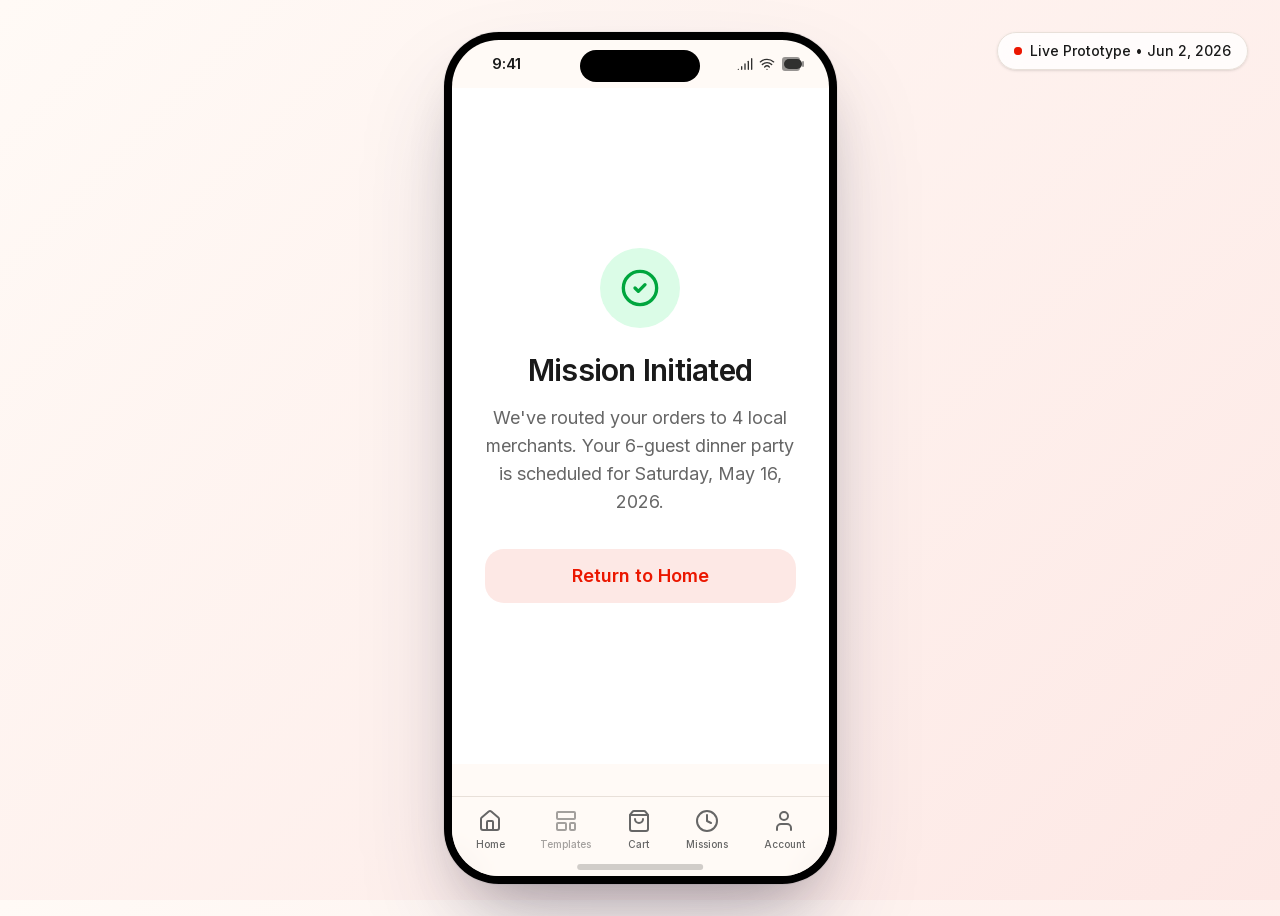
<file: doordash-missions/cart/confirmation/index.html>
<!DOCTYPE html><html lang="en" class="inter_b2991b2-module__9mH_6q__variable h-full antialiased"><head><meta charSet="utf-8"/><meta name="viewport" content="width=device-width, initial-scale=1"/><link rel="preload" href="/doordash-missions/_next/static/media/83afe278b6a6bb3c-s.p.0q-301v4kxxnr.woff2" as="font" crossorigin="" type="font/woff2"/><link rel="stylesheet" href="/doordash-missions/_next/static/chunks/03xf6mrx5foyj.css" data-precedence="next"/><link rel="preload" as="script" fetchPriority="low" href="/doordash-missions/_next/static/chunks/0co5o~oraec-6.js"/><script src="/doordash-missions/_next/static/chunks/02i7dfk78~t~2.js" async=""></script><script src="/doordash-missions/_next/static/chunks/0lyo1ibfr9cn..js" async=""></script><script src="/doordash-missions/_next/static/chunks/07lhk_q6pmm3r.js" async=""></script><script src="/doordash-missions/_next/static/chunks/turbopack-10g~2170de.p7.js" async=""></script><script src="/doordash-missions/_next/static/chunks/0va1jb9j3b2wn.js" async=""></script><script src="/doordash-missions/_next/static/chunks/0v48hsoo4zjwo.js" async=""></script><script src="/doordash-missions/_next/static/chunks/13~hfnhe70z8m.js" async=""></script><script src="/doordash-missions/_next/static/chunks/0d3shmwh5_nmn.js" async=""></script><script src="/doordash-missions/_next/static/chunks/1357ftbay.9r9.js" async=""></script><script src="/doordash-missions/_next/static/chunks/0.cr03r-wvrn-.js" async=""></script><meta name="next-size-adjust" content=""/><title>DoorDash Missions Prototype</title><meta name="description" content="A production-grade interactive prototype of DoorDash Missions."/><link rel="icon" href="/doordash-missions/favicon.ico?favicon.0x3dzn~oxb6tn.ico" sizes="256x256" type="image/x-icon"/><script src="/doordash-missions/_next/static/chunks/03~yq9q893hmn.js" noModule=""></script></head><body class="min-h-full"><div hidden=""><!--$--><!--/$--></div><div class="flex min-h-screen items-center justify-center p-4 sm:p-8"><div class="absolute top-4 right-4 sm:top-8 sm:right-8 bg-white/80 backdrop-blur-md shadow-sm border border-border px-4 py-2 rounded-full flex items-center gap-2 z-50"><span class="relative flex h-2 w-2"><span class="animate-ping absolute inline-flex h-full w-full rounded-full bg-red-400 opacity-75"></span><span class="relative inline-flex rounded-full h-2 w-2 bg-primary"></span></span><span class="text-sm font-medium text-foreground">Live Prototype • <!-- -->Jun 2, 2026</span></div><div class="relative w-[393px] h-[852px] bg-black rounded-[55px] shadow-[0_50px_100px_-20px_rgba(50,50,93,0.25),0_30px_60px_-30px_rgba(0,0,0,0.3)] ring-1 ring-gray-900/5 p-2 overflow-hidden shrink-0"><div class="relative w-full h-full bg-background rounded-[47px] overflow-hidden flex flex-col"><div class="absolute top-0 inset-x-0 h-12 flex items-center justify-between px-6 z-50 pointer-events-none text-foreground"><div class="text-[15px] font-semibold tracking-tight w-[54px] text-center ml-1">9:41</div><div class="absolute left-1/2 -translate-x-1/2 top-2.5 w-[120px] h-[32px] bg-black rounded-full"></div><div class="flex items-center gap-1.5 opacity-90"><svg xmlns="http://www.w3.org/2000/svg" width="24" height="24" viewBox="0 0 24 24" fill="none" stroke="currentColor" stroke-width="2" stroke-linecap="round" stroke-linejoin="round" class="lucide lucide-signal w-4 h-4 fill-current" aria-hidden="true"><path d="M2 20h.01"></path><path d="M7 20v-4"></path><path d="M12 20v-8"></path><path d="M17 20V8"></path><path d="M22 4v16"></path></svg><svg xmlns="http://www.w3.org/2000/svg" width="24" height="24" viewBox="0 0 24 24" fill="none" stroke="currentColor" stroke-width="2" stroke-linecap="round" stroke-linejoin="round" class="lucide lucide-wifi w-4 h-4" aria-hidden="true"><path d="M12 20h.01"></path><path d="M2 8.82a15 15 0 0 1 20 0"></path><path d="M5 12.859a10 10 0 0 1 14 0"></path><path d="M8.5 16.429a5 5 0 0 1 7 0"></path></svg><div class="relative flex items-center justify-center"><svg xmlns="http://www.w3.org/2000/svg" width="24" height="24" viewBox="0 0 24 24" fill="none" stroke="currentColor" stroke-width="2" stroke-linecap="round" stroke-linejoin="round" class="lucide lucide-battery w-6 h-6 fill-current opacity-50" aria-hidden="true"><path d="M 22 14 L 22 10"></path><rect x="2" y="6" width="16" height="12" rx="2"></rect></svg><div class="absolute w-[18px] h-2.5 bg-current rounded-sm right-[3px]"></div></div></div></div><div class="flex-1 w-full h-full overflow-y-auto no-scrollbar relative z-0 pt-12 pb-8"><div class="h-full pb-20" style="opacity:0;transform:translateX(20px)"><div class="flex flex-col items-center justify-center h-full px-8 text-center bg-white"><div class="w-20 h-20 bg-green-100 rounded-full flex items-center justify-center mb-6"><svg xmlns="http://www.w3.org/2000/svg" width="24" height="24" viewBox="0 0 24 24" fill="none" stroke="currentColor" stroke-width="2" stroke-linecap="round" stroke-linejoin="round" class="lucide lucide-circle-check w-10 h-10 text-green-600" aria-hidden="true"><circle cx="12" cy="12" r="10"></circle><path d="m9 12 2 2 4-4"></path></svg></div><h1 class="text-3xl font-semibold tracking-tight text-foreground mb-4">Mission Initiated</h1><p class="text-lg text-muted-foreground mb-8">We&#x27;ve routed your orders to 4 local merchants. Your <!-- -->6<!-- -->-guest dinner party is scheduled for <!-- -->Saturday, May 16, 2026<!-- -->.</p><button type="button" tabindex="0" data-slot="button" class="group/button inline-flex shrink-0 items-center justify-center border border-transparent bg-clip-padding whitespace-nowrap transition-all outline-none select-none focus-visible:border-ring focus-visible:ring-3 focus-visible:ring-ring/50 active:not-aria-[haspopup]:translate-y-px disabled:pointer-events-none disabled:opacity-50 aria-invalid:border-destructive aria-invalid:ring-3 aria-invalid:ring-destructive/20 dark:aria-invalid:border-destructive/50 dark:aria-invalid:ring-destructive/40 [&amp;_svg]:pointer-events-none [&amp;_svg]:shrink-0 [&amp;_svg:not([class*=&#x27;size-&#x27;])]:size-5 [a]:hover:bg-primary/80 gap-2 px-6 has-data-[icon=inline-end]:pr-4 has-data-[icon=inline-start]:pl-4 w-full h-14 rounded-xl text-lg font-semibold bg-secondary text-secondary-foreground hover:bg-secondary/80">Return to Home</button></div><!--$--><!--/$--></div><div class="absolute bottom-0 inset-x-0 h-20 bg-background/95 backdrop-blur-md border-t border-border flex items-start justify-between px-6 pt-3 pb-8 z-40 rounded-b-[47px]"><a class="flex flex-col items-center gap-1 relative transition-colors text-muted-foreground hover:text-foreground" href="/doordash-missions/"><div class="relative"><svg xmlns="http://www.w3.org/2000/svg" width="24" height="24" viewBox="0 0 24 24" fill="none" stroke="currentColor" stroke-width="2" stroke-linecap="round" stroke-linejoin="round" class="lucide lucide-house w-6 h-6" aria-hidden="true"><path d="M15 21v-8a1 1 0 0 0-1-1h-4a1 1 0 0 0-1 1v8"></path><path d="M3 10a2 2 0 0 1 .709-1.528l7-6a2 2 0 0 1 2.582 0l7 6A2 2 0 0 1 21 10v9a2 2 0 0 1-2 2H5a2 2 0 0 1-2-2z"></path></svg></div><span class="text-[10px] font-medium">Home</span></a><div class="flex flex-col items-center gap-1 opacity-40 cursor-not-allowed"><svg xmlns="http://www.w3.org/2000/svg" width="24" height="24" viewBox="0 0 24 24" fill="none" stroke="currentColor" stroke-width="2" stroke-linecap="round" stroke-linejoin="round" class="lucide lucide-layout-template w-6 h-6" aria-hidden="true"><rect width="18" height="7" x="3" y="3" rx="1"></rect><rect width="9" height="7" x="3" y="14" rx="1"></rect><rect width="5" height="7" x="16" y="14" rx="1"></rect></svg><span class="text-[10px] font-medium">Templates</span></div><a class="flex flex-col items-center gap-1 relative transition-colors text-muted-foreground hover:text-foreground" href="/doordash-missions/cart/"><div class="relative"><svg xmlns="http://www.w3.org/2000/svg" width="24" height="24" viewBox="0 0 24 24" fill="none" stroke="currentColor" stroke-width="2" stroke-linecap="round" stroke-linejoin="round" class="lucide lucide-shopping-bag w-6 h-6" aria-hidden="true"><path d="M16 10a4 4 0 0 1-8 0"></path><path d="M3.103 6.034h17.794"></path><path d="M3.4 5.467a2 2 0 0 0-.4 1.2V20a2 2 0 0 0 2 2h14a2 2 0 0 0 2-2V6.667a2 2 0 0 0-.4-1.2l-2-2.667A2 2 0 0 0 17 2H7a2 2 0 0 0-1.6.8z"></path></svg></div><span class="text-[10px] font-medium">Cart</span></a><a class="flex flex-col items-center gap-1 relative transition-colors text-muted-foreground hover:text-foreground" href="/doordash-missions/missions/"><div class="relative"><svg xmlns="http://www.w3.org/2000/svg" width="24" height="24" viewBox="0 0 24 24" fill="none" stroke="currentColor" stroke-width="2" stroke-linecap="round" stroke-linejoin="round" class="lucide lucide-clock w-6 h-6" aria-hidden="true"><circle cx="12" cy="12" r="10"></circle><path d="M12 6v6l4 2"></path></svg></div><span class="text-[10px] font-medium">Missions</span></a><a class="flex flex-col items-center gap-1 relative transition-colors text-muted-foreground hover:text-foreground" href="/doordash-missions/account/"><div class="relative"><svg xmlns="http://www.w3.org/2000/svg" width="24" height="24" viewBox="0 0 24 24" fill="none" stroke="currentColor" stroke-width="2" stroke-linecap="round" stroke-linejoin="round" class="lucide lucide-user w-6 h-6" aria-hidden="true"><path d="M19 21v-2a4 4 0 0 0-4-4H9a4 4 0 0 0-4 4v2"></path><circle cx="12" cy="7" r="4"></circle></svg></div><span class="text-[10px] font-medium">Account</span></a></div><section aria-label="Notifications alt+T" tabindex="-1" aria-live="polite" aria-relevant="additions text" aria-atomic="false"></section></div><div class="absolute bottom-1.5 left-1/2 -translate-x-1/2 w-1/3 h-1.5 bg-foreground/20 rounded-full z-50 pointer-events-none"></div></div></div></div><script src="/doordash-missions/_next/static/chunks/0co5o~oraec-6.js" id="_R_" async=""></script><script>(self.__next_f=self.__next_f||[]).push([0])</script><script>self.__next_f.push([1,"1:\"$Sreact.fragment\"\n2:I[63763,[\"/doordash-missions/_next/static/chunks/0va1jb9j3b2wn.js\",\"/doordash-missions/_next/static/chunks/0v48hsoo4zjwo.js\",\"/doordash-missions/_next/static/chunks/13~hfnhe70z8m.js\",\"/doordash-missions/_next/static/chunks/0d3shmwh5_nmn.js\"],\"HydrationOverlayBuster\"]\n3:I[5014,[\"/doordash-missions/_next/static/chunks/0va1jb9j3b2wn.js\",\"/doordash-missions/_next/static/chunks/0v48hsoo4zjwo.js\",\"/doordash-missions/_next/static/chunks/13~hfnhe70z8m.js\",\"/doordash-missions/_next/static/chunks/0d3shmwh5_nmn.js\"],\"default\"]\n4:I[39756,[\"/doordash-missions/_next/static/chunks/0va1jb9j3b2wn.js\",\"/doordash-missions/_next/static/chunks/0v48hsoo4zjwo.js\",\"/doordash-missions/_next/static/chunks/13~hfnhe70z8m.js\",\"/doordash-missions/_next/static/chunks/0d3shmwh5_nmn.js\"],\"default\"]\n5:I[16868,[\"/doordash-missions/_next/static/chunks/0va1jb9j3b2wn.js\",\"/doordash-missions/_next/static/chunks/0v48hsoo4zjwo.js\",\"/doordash-missions/_next/static/chunks/13~hfnhe70z8m.js\",\"/doordash-missions/_next/static/chunks/0d3shmwh5_nmn.js\",\"/doordash-missions/_next/static/chunks/1357ftbay.9r9.js\"],\"default\"]\n6:I[37457,[\"/doordash-missions/_next/static/chunks/0va1jb9j3b2wn.js\",\"/doordash-missions/_next/static/chunks/0v48hsoo4zjwo.js\",\"/doordash-missions/_next/static/chunks/13~hfnhe70z8m.js\",\"/doordash-missions/_next/static/chunks/0d3shmwh5_nmn.js\"],\"default\"]\n10:I[68027,[\"/doordash-missions/_next/static/chunks/0va1jb9j3b2wn.js\",\"/doordash-missions/_next/static/chunks/0v48hsoo4zjwo.js\",\"/doordash-missions/_next/static/chunks/13~hfnhe70z8m.js\",\"/doordash-missions/_next/static/chunks/0d3shmwh5_nmn.js\"],\"default\",1]\n:HL[\"/doordash-missions/_next/static/chunks/03xf6mrx5foyj.css\",\"style\"]\n:HL[\"/doordash-missions/_next/static/media/83afe278b6a6bb3c-s.p.0q-301v4kxxnr.woff2\",\"font\",{\"crossOrigin\":\"\",\"type\":\"font/woff2\"}]\n"])</script><script>self.__next_f.push([1,"0:{\"P\":null,\"c\":[\"\",\"cart\",\"confirmation\",\"\"],\"q\":\"\",\"i\":false,\"f\":[[[\"\",{\"children\":[\"cart\",{\"children\":[\"confirmation\",{\"children\":[\"__PAGE__\",{}]}]}]},\"$undefined\",\"$undefined\",16],[[\"$\",\"$1\",\"c\",{\"children\":[[[\"$\",\"link\",\"0\",{\"rel\":\"stylesheet\",\"href\":\"/doordash-missions/_next/static/chunks/03xf6mrx5foyj.css\",\"precedence\":\"next\",\"crossOrigin\":\"$undefined\",\"nonce\":\"$undefined\"}],[\"$\",\"script\",\"script-0\",{\"src\":\"/doordash-missions/_next/static/chunks/0va1jb9j3b2wn.js\",\"async\":true,\"nonce\":\"$undefined\"}],[\"$\",\"script\",\"script-1\",{\"src\":\"/doordash-missions/_next/static/chunks/0v48hsoo4zjwo.js\",\"async\":true,\"nonce\":\"$undefined\"}],[\"$\",\"script\",\"script-2\",{\"src\":\"/doordash-missions/_next/static/chunks/13~hfnhe70z8m.js\",\"async\":true,\"nonce\":\"$undefined\"}],[\"$\",\"script\",\"script-3\",{\"src\":\"/doordash-missions/_next/static/chunks/0d3shmwh5_nmn.js\",\"async\":true,\"nonce\":\"$undefined\"}]],[\"$\",\"html\",null,{\"lang\":\"en\",\"className\":\"inter_b2991b2-module__9mH_6q__variable h-full antialiased\",\"suppressHydrationWarning\":true,\"children\":[\"$\",\"body\",null,{\"className\":\"min-h-full\",\"suppressHydrationWarning\":true,\"children\":[[\"$\",\"$L2\",null,{}],[\"$\",\"div\",null,{\"className\":\"flex min-h-screen items-center justify-center p-4 sm:p-8\",\"children\":[[\"$\",\"div\",null,{\"className\":\"absolute top-4 right-4 sm:top-8 sm:right-8 bg-white/80 backdrop-blur-md shadow-sm border border-border px-4 py-2 rounded-full flex items-center gap-2 z-50\",\"children\":[[\"$\",\"span\",null,{\"className\":\"relative flex h-2 w-2\",\"children\":[[\"$\",\"span\",null,{\"className\":\"animate-ping absolute inline-flex h-full w-full rounded-full bg-red-400 opacity-75\"}],[\"$\",\"span\",null,{\"className\":\"relative inline-flex rounded-full h-2 w-2 bg-primary\"}]]}],[\"$\",\"span\",null,{\"className\":\"text-sm font-medium text-foreground\",\"children\":[\"Live Prototype • \",\"Jun 2, 2026\"]}]]}],[\"$\",\"div\",null,{\"className\":\"relative w-[393px] h-[852px] bg-black rounded-[55px] shadow-[0_50px_100px_-20px_rgba(50,50,93,0.25),0_30px_60px_-30px_rgba(0,0,0,0.3)] ring-1 ring-gray-900/5 p-2 overflow-hidden shrink-0\",\"children\":[\"$\",\"div\",null,{\"className\":\"relative w-full h-full bg-background rounded-[47px] overflow-hidden flex flex-col\",\"children\":[[\"$\",\"div\",null,{\"className\":\"absolute top-0 inset-x-0 h-12 flex items-center justify-between px-6 z-50 pointer-events-none text-foreground\",\"children\":[[\"$\",\"div\",null,{\"className\":\"text-[15px] font-semibold tracking-tight w-[54px] text-center ml-1\",\"children\":\"9:41\"}],[\"$\",\"div\",null,{\"className\":\"absolute left-1/2 -translate-x-1/2 top-2.5 w-[120px] h-[32px] bg-black rounded-full\"}],[\"$\",\"div\",null,{\"className\":\"flex items-center gap-1.5 opacity-90\",\"children\":[[\"$\",\"$L3\",null,{\"ref\":\"$undefined\",\"iconNode\":[[\"path\",{\"d\":\"M2 20h.01\",\"key\":\"4haj6o\"}],[\"path\",{\"d\":\"M7 20v-4\",\"key\":\"j294jx\"}],[\"path\",{\"d\":\"M12 20v-8\",\"key\":\"i3yub9\"}],[\"path\",{\"d\":\"M17 20V8\",\"key\":\"1tkaf5\"}],[\"path\",{\"d\":\"M22 4v16\",\"key\":\"sih9yq\"}]],\"className\":\"lucide-signal w-4 h-4 fill-current\"}],[\"$\",\"$L3\",null,{\"ref\":\"$undefined\",\"iconNode\":[[\"path\",{\"d\":\"M12 20h.01\",\"key\":\"zekei9\"}],[\"path\",{\"d\":\"M2 8.82a15 15 0 0 1 20 0\",\"key\":\"dnpr2z\"}],[\"path\",{\"d\":\"M5 12.859a10 10 0 0 1 14 0\",\"key\":\"1x1e6c\"}],[\"path\",{\"d\":\"M8.5 16.429a5 5 0 0 1 7 0\",\"key\":\"1bycff\"}]],\"className\":\"lucide-wifi w-4 h-4\"}],[\"$\",\"div\",null,{\"className\":\"relative flex items-center justify-center\",\"children\":[[\"$\",\"$L3\",null,{\"ref\":\"$undefined\",\"iconNode\":[[\"path\",{\"d\":\"M 22 14 L 22 10\",\"key\":\"nqc4tb\"}],[\"rect\",{\"x\":\"2\",\"y\":\"6\",\"width\":\"16\",\"height\":\"12\",\"rx\":\"2\",\"key\":\"13zb55\"}]],\"className\":\"lucide-battery w-6 h-6 fill-current opacity-50\"}],[\"$\",\"div\",null,{\"className\":\"absolute w-[18px] h-2.5 bg-current rounded-sm right-[3px]\"}]]}]]}]]}],[\"$\",\"div\",null,{\"className\":\"flex-1 w-full h-full overflow-y-auto no-scrollbar relative z-0 pt-12 pb-8\",\"children\":[[\"$\",\"$L4\",null,{\"parallelRouterKey\":\"children\",\"error\":\"$undefined\",\"errorStyles\":\"$undefined\",\"errorScripts\":\"$undefined\",\"template\":[\"$\",\"$L5\",null,{\"children\":[\"$\",\"$L6\",null,{}]}],\"templateStyles\":[],\"templateScripts\":[[\"$\",\"script\",\"script-0\",{\"src\":\"/doordash-missions/_next/static/chunks/1357ftbay.9r9.js\",\"async\":true}]],\"notFound\":[[[\"$\",\"title\",null,{\"children\":\"404: This page could not be found.\"}],[\"$\",\"div\",null,{\"style\":{\"fontFamily\":\"system-ui,\\\"Segoe UI\\\",Roboto,Helvetica,Arial,sans-serif,\\\"Apple Color Emoji\\\",\\\"Segoe UI Emoji\\\"\",\"height\":\"100vh\",\"textAlign\":\"center\",\"display\":\"flex\",\"flexDirection\":\"column\",\"alignItems\":\"center\",\"justifyContent\":\"center\"},\"children\":\"$L7\"}]],[]],\"forbidden\":\"$undefined\",\"unauthorized\":\"$undefined\"}],\"$L8\",\"$L9\"]}],\"$La\"]}]}]]}]]}]}]]}],{\"children\":[\"$Lb\",{\"children\":[\"$Lc\",{\"children\":[\"$Ld\",{},null,false,null]},null,false,\"$@e\"]},null,false,\"$@e\"]},null,false,null],\"$Lf\",false]],\"m\":\"$undefined\",\"G\":[\"$10\",[\"$L11\"]],\"S\":true,\"h\":null,\"s\":\"$undefined\",\"l\":\"$undefined\",\"p\":\"$undefined\",\"d\":\"$undefined\",\"b\":\"-e0IwJeAP_MN8hJemEe3V\"}\n"])</script><script>self.__next_f.push([1,"12:I[29953,[\"/doordash-missions/_next/static/chunks/0va1jb9j3b2wn.js\",\"/doordash-missions/_next/static/chunks/0v48hsoo4zjwo.js\",\"/doordash-missions/_next/static/chunks/13~hfnhe70z8m.js\",\"/doordash-missions/_next/static/chunks/0d3shmwh5_nmn.js\"],\"BottomTabs\"]\n13:I[13354,[\"/doordash-missions/_next/static/chunks/0va1jb9j3b2wn.js\",\"/doordash-missions/_next/static/chunks/0v48hsoo4zjwo.js\",\"/doordash-missions/_next/static/chunks/13~hfnhe70z8m.js\",\"/doordash-missions/_next/static/chunks/0d3shmwh5_nmn.js\"],\"Toaster\"]\n14:I[47257,[\"/doordash-missions/_next/static/chunks/0va1jb9j3b2wn.js\",\"/doordash-missions/_next/static/chunks/0v48hsoo4zjwo.js\",\"/doordash-missions/_next/static/chunks/13~hfnhe70z8m.js\",\"/doordash-missions/_next/static/chunks/0d3shmwh5_nmn.js\"],\"ClientPageRoot\"]\n15:I[69691,[\"/doordash-missions/_next/static/chunks/0va1jb9j3b2wn.js\",\"/doordash-missions/_next/static/chunks/0v48hsoo4zjwo.js\",\"/doordash-missions/_next/static/chunks/13~hfnhe70z8m.js\",\"/doordash-missions/_next/static/chunks/0d3shmwh5_nmn.js\",\"/doordash-missions/_next/static/chunks/0.cr03r-wvrn-.js\"],\"default\"]\n18:I[97367,[\"/doordash-missions/_next/static/chunks/0va1jb9j3b2wn.js\",\"/doordash-missions/_next/static/chunks/0v48hsoo4zjwo.js\",\"/doordash-missions/_next/static/chunks/13~hfnhe70z8m.js\",\"/doordash-missions/_next/static/chunks/0d3shmwh5_nmn.js\"],\"OutletBoundary\"]\n19:\"$Sreact.suspense\"\n1c:I[97367,[\"/doordash-missions/_next/static/chunks/0va1jb9j3b2wn.js\",\"/doordash-missions/_next/static/chunks/0v48hsoo4zjwo.js\",\"/doordash-missions/_next/static/chunks/13~hfnhe70z8m.js\",\"/doordash-missions/_next/static/chunks/0d3shmwh5_nmn.js\"],\"ViewportBoundary\"]\n1e:I[97367,[\"/doordash-missions/_next/static/chunks/0va1jb9j3b2wn.js\",\"/doordash-missions/_next/static/chunks/0v48hsoo4zjwo.js\",\"/doordash-missions/_next/static/chunks/13~hfnhe70z8m.js\",\"/doordash-missions/_next/static/chunks/0d3shmwh5_nmn.js\"],\"MetadataBoundary\"]\n7:[\"$\",\"div\",null,{\"children\":[[\"$\",\"style\",null,{\"dangerouslySetInnerHTML\":{\"__html\":\"body{color:#000;background:#fff;margin:0}.next-error-h1{border-right:1px solid rgba(0,0,0,.3)}@media (prefers-color-scheme:dark){body{color:#fff;background:#000}.next-error-h1{border-right:1px solid rgba(255,255,255,.3)}}\"}}],[\"$\",\"h1\",null,{\"className\":\"next-error-h1\",\"style\":{\"display\":\"inline-block\",\"margin\":\"0 20px 0 0\",\"padding\":\"0 23px 0 0\",\"fontSize\":24,\"fontWeight\":500,\"verticalAlign\":\"top\",\"lineHeight\":\"49px\"},\"children\":404}],[\"$\",\"div\",null,{\"style\":{\"display\":\"inline-block\"},\"children\":[\"$\",\"h2\",null,{\"style\":{\"fontSize\":14,\"fontWeight\":400,\"lineHeight\":\"49px\",\"margin\":0},\"children\":\"This page could not be found.\"}]}]]}]\n8:[\"$\",\"$L12\",null,{}]\n9:[\"$\",\"$L13\",null,{}]\na:[\"$\",\"div\",null,{\"className\":\"absolute bottom-1.5 left-1/2 -translate-x-1/2 w-1/3 h-1.5 bg-foreground/20 rounded-full z-50 pointer-events-none\"}]\nb:[\"$\",\"$1\",\"c\",{\"children\":[null,[\"$\",\"$L4\",null,{\"parallelRouterKey\":\"children\",\"error\":\"$undefined\",\"errorStyles\":\"$undefined\",\"errorScripts\":\"$undefined\",\"template\":[\"$\",\"$L6\",null,{}],\"templateStyles\":\"$undefined\",\"templateScripts\":\"$undefined\",\"notFound\":\"$undefined\",\"forbidden\":\"$undefined\",\"unauthorized\":\"$undefined\"}]]}]\nc:[\"$\",\"$1\",\"c\",{\"children\":[null,[\"$\",\"$L4\",null,{\"parallelRouterKey\":\"children\",\"error\":\"$undefined\",\"errorStyles\":\"$undefined\",\"errorScripts\":\"$undefined\",\"template\":[\"$\",\"$L6\",null,{}],\"templateStyles\":\"$undefined\",\"templateScripts\":\"$undefined\",\"notFound\":\"$undefined\",\"forbidden\":\"$undefined\",\"unauthorized\":\"$undefined\"}]]}]\nd:[\"$\",\"$1\",\"c\",{\"children\":[[\"$\",\"$L14\",null,{\"Component\":\"$15\",\"serverProvidedParams\":{\"searchParams\":{},\"params\":{},\"promises\":[\"$@16\",\"$@17\"]}}],[[\"$\",\"script\",\"script-0\",{\"src\":\"/doordash-missions/_next/static/chunks/0.cr03r-wvrn-.js\",\"async\":true,\"nonce\":\"$undefined\"}]],[\"$\",\"$L18\",null,{\"children\":[\"$\",\"$19\",null,{\"name\":\"Next.MetadataOutlet\",\"children\":\"$@1a\"}]}]]}]\n1b:[]\ne:\"$W1b\"\nf:[\"$\",\"$1\",\"h\",{\"children\":[null,[\"$\",\"$L1c\",null,{\"children\":\"$L1d\"}],[\"$\",\"div\",null,{\"hidden\":true,\"children\":[\"$\",\"$L1e\",null,{\"children\":[\"$\",\"$19\",null,{\"name\":\"Next.Metadata\",\"children\":\"$L1f\"}]}]}],[\"$\""])</script><script>self.__next_f.push([1,",\"meta\",null,{\"name\":\"next-size-adjust\",\"content\":\"\"}]]}]\n11:[\"$\",\"link\",\"0\",{\"rel\":\"stylesheet\",\"href\":\"/doordash-missions/_next/static/chunks/03xf6mrx5foyj.css\",\"precedence\":\"next\",\"crossOrigin\":\"$undefined\",\"nonce\":\"$undefined\"}]\n"])</script><script>self.__next_f.push([1,"16:{}\n17:\"$d:props:children:0:props:serverProvidedParams:params\"\n"])</script><script>self.__next_f.push([1,"1d:[[\"$\",\"meta\",\"0\",{\"charSet\":\"utf-8\"}],[\"$\",\"meta\",\"1\",{\"name\":\"viewport\",\"content\":\"width=device-width, initial-scale=1\"}]]\n"])</script><script>self.__next_f.push([1,"20:I[27201,[\"/doordash-missions/_next/static/chunks/0va1jb9j3b2wn.js\",\"/doordash-missions/_next/static/chunks/0v48hsoo4zjwo.js\",\"/doordash-missions/_next/static/chunks/13~hfnhe70z8m.js\",\"/doordash-missions/_next/static/chunks/0d3shmwh5_nmn.js\"],\"IconMark\"]\n1a:null\n1f:[[\"$\",\"title\",\"0\",{\"children\":\"DoorDash Missions Prototype\"}],[\"$\",\"meta\",\"1\",{\"name\":\"description\",\"content\":\"A production-grade interactive prototype of DoorDash Missions.\"}],[\"$\",\"link\",\"2\",{\"rel\":\"icon\",\"href\":\"/doordash-missions/favicon.ico?favicon.0x3dzn~oxb6tn.ico\",\"sizes\":\"256x256\",\"type\":\"image/x-icon\"}],[\"$\",\"$L20\",\"3\",{}]]\n"])</script></body></html>
</file>
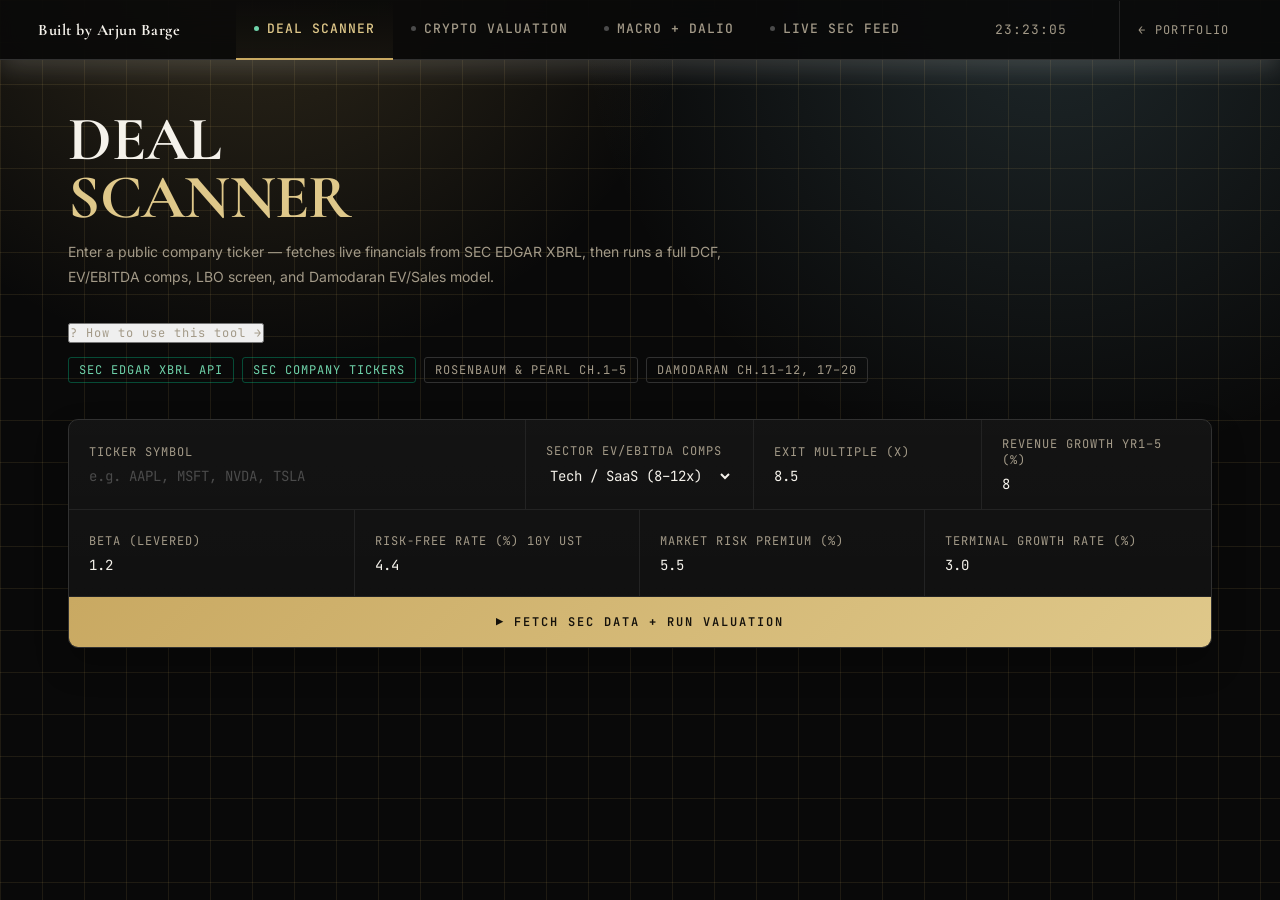
<file: financial-platform.html>
<!DOCTYPE html>
<html lang="en">
<head>
<meta charset="UTF-8">
<meta name="viewport" content="width=device-width, initial-scale=1.0">
<title>ARJUN — Financial Intelligence Platform</title>
<link href="https://fonts.googleapis.com/css2?family=Cormorant+Garamond:wght@400;500;600;700&family=Inter:wght@300;400;500;600;700&family=JetBrains+Mono:wght@400;500;600&display=swap" rel="stylesheet">
<link rel="preconnect" href="https://fonts.gstatic.com" crossorigin>
<link rel="dns-prefetch" href="https://data.sec.gov">
<link rel="dns-prefetch" href="https://efts.sec.gov">
<link rel="dns-prefetch" href="https://api.allorigins.win">
<link rel="dns-prefetch" href="https://stream.binance.com">
<link rel="dns-prefetch" href="https://api.coingecko.com">
<link rel="dns-prefetch" href="https://fred.stlouisfed.org">
<link rel="dns-prefetch" href="https://query1.finance.yahoo.com">
<style>
:root {
  --bg:#090909;
  --s1:#101010;
  --s2:#151515;
  --surface:#1b1b1b;
  --border:#232323;
  --border2:#313131;
  --text:#f5f2eb;
  --muted:#4b4b4b;
  --muted2:#a39a88;
  --accent:#c9a962;
  --accent2:#dfc88a;
  --green:#6fd3aa;
  --red:#e07c73;
  --yellow:#e5c77d;
  --cyan:#8ec8d8;
  --orange:#d8a06a;
  --display:'Cormorant Garamond',serif;
  --mono:'JetBrains Mono',monospace;
  --body:'Inter',sans-serif;
  --shadow-soft:0 20px 45px rgba(0,0,0,.32);
  --shadow-panel:0 16px 32px rgba(0,0,0,.25);
}

:root[data-hue='midnight'] {
  --bg:#090d16;
  --s1:#10192b;
  --s2:#152136;
  --surface:#1a2943;
  --border:#243250;
  --border2:#30446c;
  --text:#f2f7ff;
  --muted:#2e3f63;
  --muted2:#9ab1db;
  --accent:#7ea8ff;
  --accent2:#a9c3ff;
  --green:#6ec8b2;
  --red:#e1827f;
  --yellow:#e6cd8d;
  --cyan:#8fc5eb;
  --orange:#d9a372;
}

:root[data-hue='emerald'] {
  --bg:#09140f;
  --s1:#102119;
  --s2:#163026;
  --surface:#1d3a30;
  --border:#244438;
  --border2:#345d4f;
  --text:#f2fff8;
  --muted:#29453a;
  --muted2:#8fbda9;
  --accent:#74c6a5;
  --accent2:#9ee2c5;
  --green:#79dcb7;
  --red:#dd8c80;
  --yellow:#dfcd8f;
  --cyan:#87cfc4;
  --orange:#d3a06d;
}

:root[data-hue='daylight'] {
  --bg:#f6f2e8;
  --s1:#fffdfa;
  --s2:#efe7d8;
  --surface:#f4ebdc;
  --border:#d8cab0;
  --border2:#ccb892;
  --text:#201a12;
  --muted:#bcae94;
  --muted2:#6f5f4a;
  --accent:#a67b36;
  --accent2:#bf9553;
  --green:#328f6b;
  --red:#b85d4f;
  --yellow:#ad893d;
  --cyan:#3d839b;
  --orange:#b37a38;
}
*{margin:0;padding:0;box-sizing:border-box;}
html{scroll-behavior:smooth;}
body{background:radial-gradient(circle at 20% -10%, color-mix(in srgb,var(--accent) 22%,transparent), transparent 32%),radial-gradient(circle at 82% 0%, color-mix(in srgb,var(--cyan) 16%,transparent), transparent 34%),var(--bg);color:var(--text);font-family:var(--body);min-height:100vh;overflow-x:hidden;}
body::before{content:'';position:fixed;inset:0;background-image:linear-gradient(color-mix(in srgb,var(--accent) 12%,transparent) 1px,transparent 1px),linear-gradient(90deg,color-mix(in srgb,var(--accent) 12%,transparent) 1px,transparent 1px);background-size:42px 42px;pointer-events:none;z-index:0;}

/* NAV */
.nav{position:-webkit-sticky;position:sticky;top:0;z-index:200;background:color-mix(in srgb,var(--bg) 88%,transparent);-webkit-backdrop-filter:blur(18px);backdrop-filter:blur(18px);border-bottom:1px solid var(--border2);display:flex;align-items:center;padding:0 clamp(16px,3vw,40px);height:60px;gap:clamp(8px,1.6vw,18px);box-shadow:0 10px 24px color-mix(in srgb,var(--text) 16%,transparent);}
.nav-brand{font-family:var(--display);font-size:16px;font-weight:700;letter-spacing:.03em;color:var(--text);text-transform:none;margin-right:clamp(22px,3vw,44px);flex-shrink:0;white-space:nowrap;}
.nav-brand span{color:var(--accent2);}
.nav-tabs{display:flex;gap:0;flex:1;overflow-x:auto;min-width:0;}
.nav-tab{padding:0 18px;height:60px;display:flex;align-items:center;gap:8px;font-family:var(--mono);font-size:13px;font-weight:500;letter-spacing:1px;text-transform:uppercase;color:var(--muted2);cursor:pointer;border-bottom:2px solid transparent;transition:all .2s;white-space:nowrap;flex-shrink:0;}
.nav-tab:hover{color:var(--text);}
.nav-tab.active{color:var(--accent2);border-bottom-color:var(--accent);background:linear-gradient(180deg,transparent,rgba(201,169,98,.06));}
.nav-tab .dot{width:5px;height:5px;border-radius:50%;background:var(--muted);flex-shrink:0;}
.nav-tab.active .dot{background:var(--green);animation:blink 2s infinite;}
@keyframes blink{0%,100%{opacity:1}50%{opacity:.2}}
.nav-right{margin-left:auto;font-family:var(--mono);font-size:13px;color:var(--muted2);letter-spacing:1px;flex-shrink:0;padding-left:24px;}
.nav-back-link{margin-left:clamp(22px,3vw,34px)!important;padding-left:18px!important;flex-shrink:0;}

/* LAYOUT */
.main{position:relative;z-index:1;}
.tool-pane{display:none;padding:clamp(24px,4vw,52px) clamp(14px,3vw,44px) 100px;max-width:1220px;margin:0 auto;}
.tool-pane.active{display:block;animation:fadeUp .3s ease;}
@keyframes fadeUp{from{opacity:0;transform:translateY(8px)}to{opacity:1;transform:translateY(0)}}

/* TYPOGRAPHY */
.pane-title{font-family:var(--display);font-size:clamp(36px,5vw,62px);font-weight:700;line-height:.93;margin-bottom:12px;letter-spacing:-.7px;}
.pane-title em{color:var(--accent2);font-style:normal;}
.pane-sub{font-size:14px;color:var(--muted2);font-weight:400;line-height:1.82;max-width:700px;margin-bottom:32px;}
.source-tags{display:flex;gap:8px;flex-wrap:wrap;margin-bottom:36px;}
.stag{font-family:var(--mono);font-size:12px;letter-spacing:1px;border:1px solid var(--border2);padding:4px 10px;color:var(--muted2);text-transform:uppercase;border-radius:3px;}
.stag.live{border-color:rgba(0,229,160,.3);color:var(--green);}
.stag.ws{border-color:rgba(34,221,255,.3);color:var(--cyan);}
.stag.dalio{border-color:rgba(255,204,68,.3);color:var(--yellow);}

/* SECTION HEADER */
.sh{font-family:var(--display);font-size:12px;font-weight:700;letter-spacing:2.2px;text-transform:uppercase;color:var(--accent);display:flex;align-items:center;gap:10px;margin-bottom:18px;}
.sh::after{content:'';flex:1;height:1px;background:var(--border);}

/* INPUT */
.input-card{background:linear-gradient(180deg,rgba(255,255,255,.015),transparent),var(--s1);border:1px solid var(--border2);margin-bottom:36px;border-radius:10px;box-shadow:var(--shadow-panel);overflow:hidden;}
.input-card:focus-within{border-color:var(--accent);}
.ig-row{display:grid;border-bottom:1px solid var(--border);align-items:stretch;}
.ig-row:last-child{border-bottom:none;}
.ig-cell{padding:16px 20px;border-right:1px solid var(--border);min-height:86px;display:flex;flex-direction:column;justify-content:center;}
.ig-cell:last-child{border-right:none;}
.ig-label{font-family:var(--mono);font-size:12px;letter-spacing:1px;color:var(--muted2);text-transform:uppercase;margin-bottom:7px;}
.ig-cell input,.ig-cell select{background:transparent;border:none;outline:none;font-family:var(--mono);font-size:14px;color:var(--text);width:100%;}
.ig-cell input::placeholder{color:var(--muted);}
.ig-cell select option{background:#0e0e18;}
.run-btn{background:linear-gradient(135deg,var(--accent),var(--accent2));color:#14110b;border:none;padding:17px 40px;font-family:var(--mono);font-size:12px;font-weight:600;letter-spacing:2px;text-transform:uppercase;cursor:pointer;width:100%;transition:transform .18s ease,filter .18s ease;}
.run-btn:hover{transform:translateY(-1px);filter:brightness(1.04);}
.run-btn:disabled{background:var(--muted);cursor:not-allowed;}

/* METRICS */
.metrics{display:grid;grid-template-columns:repeat(auto-fit,minmax(168px,1fr));gap:1px;background:var(--border);margin-bottom:36px;border-radius:10px;overflow:hidden;}
.metric{background:var(--s1);padding:18px 20px;min-height:124px;display:flex;flex-direction:column;justify-content:space-between;}
.m-lbl{font-family:var(--mono);font-size:12px;letter-spacing:1px;color:var(--muted2);text-transform:uppercase;margin-bottom:5px;}
.m-val{font-family:var(--display);font-size:28px;font-weight:700;line-height:1;}
.m-sub{font-size:14px;color:var(--muted2);margin-top:3px;}
.cA{color:var(--accent2);} .cG{color:var(--green);} .cR{color:var(--red);} .cY{color:var(--yellow);} .cC{color:var(--cyan);}

/* PANELS */
.two-col{display:grid;grid-template-columns:repeat(2,minmax(0,1fr));gap:1px;background:var(--border);margin-bottom:36px;border-radius:10px;overflow:hidden;align-items:stretch;}
.three-col{display:grid;grid-template-columns:repeat(3,minmax(0,1fr));gap:1px;background:var(--border);margin-bottom:36px;border-radius:10px;overflow:hidden;align-items:stretch;}
.panel{background:var(--s1);padding:24px;height:100%;}
.panel-row{display:flex;justify-content:space-between;border-bottom:1px solid var(--border);padding:7px 0;font-size:13px;color:var(--muted2);}
.panel-row:last-child{border-bottom:none;}
.panel-row span{color:var(--text);font-weight:500;font-family:var(--mono);font-size:12px;}
.panel-title{font-family:var(--mono);font-size:12px;color:var(--accent);letter-spacing:1.2px;margin-bottom:14px;text-transform:uppercase;}

/* VERDICT */
.verdict-wrap{border:1px solid var(--border2);padding:30px;margin-bottom:36px;position:relative;border-radius:10px;background:linear-gradient(180deg,rgba(201,169,98,.04),transparent 48%),var(--s1);box-shadow:var(--shadow-soft);}
.verdict-wrap::before{content:attr(data-label);position:absolute;top:-10px;left:20px;background:var(--bg);padding:0 12px;font-family:var(--mono);font-size:10px;letter-spacing:1.8px;color:var(--accent);}
.verdict-inner{display:grid;grid-template-columns:auto 1fr;gap:28px;align-items:start;}
.verdict-badge{font-family:var(--display);font-size:40px;font-weight:800;padding:14px 22px;border:2px solid;letter-spacing:2px;text-align:center;min-width:150px;white-space:nowrap;}
.v-buy{border-color:var(--green);color:var(--green);}
.v-hold{border-color:var(--yellow);color:var(--yellow);}
.v-avoid{border-color:var(--red);color:var(--red);}
.v-active{border-color:var(--cyan);color:var(--cyan);}
.verdict-list{font-size:14px;line-height:1.85;color:var(--muted2);list-style:none;padding-top:4px;}
.verdict-list li{padding-left:16px;position:relative;margin-bottom:4px;}
.verdict-list li::before{content:'›';position:absolute;left:0;color:var(--accent);}

/* TABLE */
.data-table{width:100%;border-collapse:collapse;font-family:var(--mono);font-size:12px;margin-bottom:36px;table-layout:fixed;}
.data-table th{font-size:10px;letter-spacing:1.6px;text-transform:uppercase;color:var(--accent);padding:9px 13px;background:var(--s2);border:1px solid var(--border);text-align:left;font-weight:700;}
.data-table td{padding:9px 13px;border:1px solid var(--border);color:var(--muted2);}
.data-table td.hi{color:var(--text);} .data-table td.up{color:var(--green);} .data-table td.dn{color:var(--red);}
.data-table tr:hover td{background:var(--s2);}

/* TICKER STRIP */
.ticker-strip{background:linear-gradient(180deg,rgba(223,200,138,.05),transparent),var(--s2);border:1px solid var(--border2);padding:14px 18px;margin-bottom:28px;display:flex;gap:20px;align-items:center;flex-wrap:wrap;font-family:var(--mono);font-size:13px;border-radius:10px;}
.ti{display:flex;gap:7px;align-items:center;}
.ti-sym{color:var(--accent2);font-weight:700;letter-spacing:1px;}
.ti-px{color:var(--text);}
.ti-chg{} .ti-up{color:var(--green);} .ti-dn{color:var(--red);}
.strip-src{font-size:11px;color:var(--muted);margin-left:auto;display:flex;align-items:center;gap:6px;flex-shrink:0;}
.dot-live{width:5px;height:5px;border-radius:50%;background:var(--green);}

/* CRYPTO */
.crypto-grid{display:grid;grid-template-columns:repeat(auto-fit,minmax(196px,1fr));gap:1px;background:var(--border);margin-bottom:36px;border-radius:10px;overflow:hidden;}
.cc{background:var(--s1);padding:18px;min-height:150px;display:flex;flex-direction:column;justify-content:space-between;}
.cc-sym{font-family:var(--display);font-size:20px;font-weight:700;color:var(--text);margin-bottom:4px;}
.cc-px{font-family:var(--mono);font-size:24px;font-weight:600;margin-bottom:4px;}
.cc-chg{font-family:var(--mono);font-size:12px;margin-bottom:8px;}
.cc-meta{font-family:var(--mono);font-size:11px;color:var(--muted2);display:flex;flex-direction:column;gap:2px;}

/* PREDICT IT */
.predict-grid{display:grid;grid-template-columns:repeat(auto-fit,minmax(260px,1fr));gap:14px;margin-bottom:36px;align-items:stretch;}
.pc{background:var(--s1);border:1px solid var(--border2);padding:18px;border-radius:10px;min-height:186px;}
.pc-title{font-family:var(--display);font-size:12px;font-weight:600;margin-bottom:12px;line-height:1.4;color:var(--text);}
.pc-row{display:flex;align-items:center;gap:8px;margin-bottom:6px;}
.pc-name{font-size:12px;color:var(--muted2);flex:1;white-space:nowrap;overflow:hidden;text-overflow:ellipsis;}
.pc-track{width:70px;height:5px;background:var(--border2);border-radius:3px;flex-shrink:0;}
.pc-fill{height:5px;border-radius:3px;}
.pc-price{font-family:var(--mono);font-size:12px;color:var(--accent2);width:40px;text-align:right;flex-shrink:0;}

/* DALIO */
.dalio-grid{display:grid;grid-template-columns:repeat(4,minmax(0,1fr));gap:1px;background:var(--border);margin-bottom:36px;border-radius:10px;overflow:hidden;}
.dalio-cell{background:var(--s1);padding:20px;position:relative;min-height:182px;}
.dalio-label{font-family:var(--display);font-size:12px;font-weight:700;letter-spacing:1px;margin-bottom:6px;}
.dalio-desc{font-size:12px;color:var(--muted2);line-height:1.6;margin-bottom:10px;}
.dalio-assets{font-family:var(--mono);font-size:11px;color:var(--muted2);letter-spacing:1px;}
.dalio-active{border:1px solid var(--yellow) !important;background:rgba(255,204,68,.04) !important;}
.dalio-active .dalio-label{color:var(--yellow);}
.dalio-active::before{content:'◀ CURRENT';position:absolute;top:8px;right:8px;font-family:var(--mono);font-size:8px;letter-spacing:1px;color:var(--yellow);}
.regime-bar{height:4px;border-radius:2px;margin-bottom:14px;}

/* SEC FEED */
.filing-row{display:grid;grid-template-columns:minmax(56px,72px) minmax(0,1fr) minmax(96px,110px) minmax(74px,88px);gap:12px;align-items:center;padding:11px 16px;border-bottom:1px solid var(--border);font-size:12px;transition:background .1s;}
.filing-row:hover{background:var(--s2);}
.f-type{font-family:var(--mono);font-weight:700;letter-spacing:1px;}
.f-entity{color:var(--muted2);}
.f-date{font-family:var(--mono);color:var(--muted);}
.f-link{color:var(--accent2);text-decoration:none;font-family:var(--mono);font-size:12px;}
.f-link:hover{text-decoration:underline;}

/* FOOTBALL FIELD */
.ff-row{margin-bottom:12px;}
.ff-lbl{display:flex;justify-content:space-between;font-family:var(--mono);font-size:12px;color:var(--muted2);margin-bottom:4px;}
.ff-lbl strong{color:var(--text);}
.ff-track{height:22px;background:var(--s2);border:1px solid var(--border);position:relative;overflow:hidden;}
.ff-fill{position:absolute;top:3px;height:16px;display:flex;align-items:center;padding:0 7px;transition:all .5s;}
.ff-fill span{font-family:var(--mono);font-size:11px;white-space:nowrap;}

/* VISUALIZATIONS */
.viz-wrap{background:var(--s1);border:1px solid var(--border2);padding:20px 24px;margin-bottom:24px;border-radius:10px;box-shadow:var(--shadow-panel);}
.viz-title{font-family:var(--mono);font-size:12px;letter-spacing:1.4px;color:var(--accent);text-transform:uppercase;margin-bottom:14px;}
.viz-fcf{display:flex;align-items:flex-end;gap:8px;height:80px;margin-top:8px;}
.viz-fcf-bar{flex:1;min-width:0;background:var(--border2);border-radius:2px 2px 0 0;position:relative;transition:height .4s ease;}
.viz-fcf-bar span{position:absolute;bottom:100%;left:50%;transform:translateX(-50%);font-family:var(--mono);font-size:10px;color:var(--muted2);white-space:nowrap;margin-bottom:4px;}
.viz-filings-day{display:flex;align-items:flex-end;gap:4px;height:52px;margin-top:10px;}
.viz-filings-day-bar{flex:1;min-width:20px;background:var(--accent);border-radius:2px 2px 0 0;opacity:.9;}
.viz-filings-day-bar:hover{opacity:1;}
.viz-filings-day-lbl{font-family:var(--mono);font-size:10px;color:var(--muted2);text-align:center;margin-top:6px;}
.viz-macro-row{display:flex;align-items:center;gap:12px;margin-bottom:10px;}
.viz-macro-row:last-child{margin-bottom:0;}
.viz-macro-lbl{font-family:var(--mono);font-size:11px;color:var(--muted2);width:90px;flex-shrink:0;}
.viz-macro-track{flex:1;height:10px;background:var(--border2);border-radius:2px;overflow:hidden;}
.viz-macro-fill{height:100%;border-radius:2px;transition:width .3s ease;}
.viz-crypto-bar-wrap{margin-top:8px;}
.viz-crypto-bar-track{height:6px;background:var(--border2);border-radius:3px;overflow:hidden;}
.viz-crypto-bar-fill{height:100%;border-radius:3px;max-width:100%;transition:width .3s ease;}

/* SENSITIVITY */
.sens{width:100%;border-collapse:collapse;font-family:var(--mono);font-size:12px;margin-bottom:36px;}
.sens th{background:var(--s2);border:1px solid var(--border);padding:8px 11px;font-size:11px;letter-spacing:1.6px;color:var(--accent);font-weight:700;text-align:center;}
.sens td{border:1px solid var(--border);padding:8px 11px;text-align:center;color:var(--muted2);}
.sens td.c0{background:rgba(124,108,255,.08);color:var(--accent2);}
.sens td.hi{color:var(--green);} .sens td.lo{color:var(--red);}

/* STATUS */
.loading-wrap{display:none;padding:14px 0 8px;}
.loading-wrap.show{display:block;}
.loading-line{height:2px;background:linear-gradient(90deg,rgba(223,200,138,.08),rgba(223,200,138,.22),rgba(223,200,138,.08));margin-bottom:10px;overflow:hidden;border-radius:999px;position:relative;}
.loading-line::after{content:'';position:absolute;left:-20%;top:0;height:100%;width:20%;background:linear-gradient(90deg,transparent,var(--accent2),transparent);animation:scan 1.4s cubic-bezier(.16,1,.3,1) infinite;}
@keyframes scan{to{left:120%;}}
.loading-msg{font-family:var(--mono);font-size:12px;color:var(--muted2);letter-spacing:1.1px;text-transform:uppercase;display:flex;align-items:center;gap:8px;}
.loading-msg::before{content:'';width:8px;height:8px;border-radius:50%;background:var(--accent);box-shadow:0 0 0 0 rgba(201,169,98,.45);animation:ping 1.8s ease-out infinite;}
@keyframes ping{0%{box-shadow:0 0 0 0 rgba(201,169,98,.45);}80%{box-shadow:0 0 0 10px rgba(201,169,98,0);}100%{box-shadow:0 0 0 0 rgba(201,169,98,0);}}
.err-box{background:rgba(255,68,102,.05);border:1px solid rgba(255,68,102,.2);padding:14px 18px;color:var(--red);font-family:var(--mono);font-size:12px;display:none;margin-bottom:18px;line-height:1.6;}
.err-box.show{display:block;}
.notice-box{background:rgba(255,204,68,.04);border:1px solid rgba(255,204,68,.2);padding:12px 18px;color:var(--yellow);font-family:var(--mono);font-size:12px;display:none;margin-bottom:18px;line-height:1.6;}
.notice-box.show{display:block;}
.disc{font-size:12px;color:#7f7666;line-height:1.7;border-top:1px solid var(--border);padding-top:18px;margin-top:18px;}
.help-link{display:inline-flex;align-items:center;gap:6px;font-family:var(--mono);font-size:12px;letter-spacing:1px;color:var(--muted2);text-decoration:none;margin-bottom:14px;cursor:pointer;transition:color .2s;}
.help-link:hover{color:var(--accent);}
.viz-desc{font-size:13px;color:var(--muted2);line-height:1.65;margin-top:4px;margin-bottom:12px;}
/* Custom hover tooltips */
[data-tooltip]{cursor:help;position:relative;}
#fp-tooltip{position:fixed;z-index:9999;max-width:360px;padding:11px 14px;background:var(--s2);border:1px solid var(--accent);border-radius:6px;font-size:14px;line-height:1.6;color:var(--text);white-space:normal;pointer-events:none;opacity:0;transition:opacity .15s ease;box-shadow:0 6px 24px rgba(0,0,0,.45);}
#fp-tooltip.show{opacity:1;}
#fp-tooltip .fp-tt-title{font-family:var(--mono);font-size:12px;letter-spacing:1px;color:var(--accent);margin-bottom:4px;text-transform:uppercase;}
#fp-tooltip .fp-tt-desc{color:var(--text);}
#fp-tooltip .fp-tt-example{font-size:13px;color:var(--muted2);margin-top:6px;border-top:1px solid var(--border);padding-top:6px;}
#fp-tooltip .fp-tt-input{font-size:13px;color:var(--accent);margin-top:4px;}

/* === MOBILE (≤760px) === */
@media(max-width:760px){
  /* Nav — brand + back link on row 1, scrollable tabs on row 2 */
  .nav{padding:0 12px;height:auto;flex-wrap:wrap;}
  .nav-brand{height:48px;display:flex;align-items:center;font-size:14px;letter-spacing:2px;margin-right:8px;order:0;flex-shrink:0;}
  .nav-tabs{order:2;width:100%;flex-basis:100%;border-top:1px solid var(--border);overflow-x:auto;-webkit-overflow-scrolling:touch;scrollbar-width:none;padding:0;}
  .nav-tabs::-webkit-scrollbar{display:none;}
  .nav-tab{height:44px;padding:0 12px;font-size:12px;letter-spacing:1px;}
  .nav-right{display:none;}
  .nav-back-link{order:1!important;margin-left:auto!important;height:48px!important;border-left:none!important;padding:0 0 0 12px!important;font-size:12px!important;letter-spacing:1px!important;}

  /* Content */
  .tool-pane{padding:18px 14px 80px;}
  .pane-sub{font-size:14px;margin-bottom:20px;}
  .source-tags{margin-bottom:20px;}
  .stag{font-size:11px;padding:2px 8px;}

  /* Grid collapses */
  .two-col,.three-col{grid-template-columns:1fr;}
  .dalio-grid{grid-template-columns:1fr;}
  .predict-grid{grid-template-columns:1fr;}
  .crypto-grid{grid-template-columns:repeat(2,minmax(0,1fr));}

  /* Input grids */
  .ig-row{grid-template-columns:1fr !important;}
  .ig-cell{border-right:none;padding:12px 14px;}
  /* Prevent iOS Safari auto-zoom (requires font-size≥16px) */
  .ig-cell input,.ig-cell select{font-size:16px;}

  /* Metrics */
  .metric{padding:14px;}
  .m-val{font-size:20px;}

  /* Verdict */
  .verdict-inner{grid-template-columns:1fr;}
  .verdict-badge{font-size:26px;padding:10px 14px;min-width:unset;width:fit-content;}

  /* Filing rows — show type + company + EDGAR link, hide date */
  .filing-row{grid-template-columns:52px minmax(0,1fr) auto;gap:6px;padding:9px 12px;}
  .f-date{display:none;}
  .f-link{font-size:11px;letter-spacing:.5px;}
  .sc-header{grid-template-columns:52px minmax(0,1fr) auto!important;gap:6px!important;padding:9px 12px!important;}
  .sc-header>span:nth-child(3){display:none;}

  /* Ticker strip */
  .ticker-strip{flex-wrap:wrap;gap:10px 18px;padding:12px 14px;}
  .strip-src{margin-left:0;}

  /* Panel rows — wrap value text on small screens */
  .panel-row{flex-wrap:wrap;gap:2px 8px;}
  .panel-row span{text-align:left;font-size:13px;}

  /* Crypto */
  .cc-px{font-size:22px;}
  .cc{padding:16px;}

  /* Run button */
  .run-btn{padding:15px;font-size:13px;letter-spacing:1.5px;}

  /* Touch — instant tap response, no ghost tap highlight */
  button,.nav-tab{-webkit-tap-highlight-color:transparent;touch-action:manipulation;}
  a{-webkit-tap-highlight-color:transparent;}

  /* Overflow safety */
  input,select{max-width:100%;}
  .viz-wrap{padding:14px 14px;}
  .viz-fcf{height:64px;}
  .viz-filings-day{height:44px;}
  .viz-macro-lbl{width:74px;font-size:10px;}
}

/* === SMALL PHONES (≤420px) === */
@media(max-width:420px){
  .pane-title{font-size:clamp(22px,7vw,34px);}
  .verdict-badge{font-size:22px;padding:8px 12px;}
  .m-val{font-size:18px;}
  .metric{padding:12px;}
  .tool-pane{padding:18px 14px 80px;}
  .nav-brand{font-size:14px;}
  .crypto-grid{grid-template-columns:1fr;}
}

@media(min-width:761px) and (max-width:1060px){
  .three-col{grid-template-columns:repeat(2,minmax(0,1fr));}
  .dalio-grid{grid-template-columns:repeat(2,minmax(0,1fr));}
}
</style>
</head>
<body>
<div id="fp-tooltip" role="tooltip" aria-hidden="true"></div>

<nav class="nav">
  <div class="nav-brand">Built by Arjun Barge</div>
  <div class="nav-tabs">
    <div class="nav-tab active" onclick="sw('deals')" id="tab-deals" data-tooltip="Core valuation module combining DCF, comps, LBO, and SEC filings." data-tooltip-example="Use when evaluating one public company in depth."><span class="dot"></span>Deal Scanner</div>
    <div class="nav-tab" onclick="sw('crypto')" id="tab-crypto" data-tooltip="Network-driven crypto valuation using Metcalfe and NVT frameworks." data-tooltip-example="Use to compare live crypto price vs intrinsic network-value estimates."><span class="dot"></span>Crypto Valuation</div>
    <div class="nav-tab" onclick="sw('macro')" id="tab-macro" data-tooltip="Macro regime dashboard based on FRED, indices, and Dalio's All Weather logic." data-tooltip-example="Use to sanity-check if valuation assumptions fit the current economic cycle."><span class="dot"></span>Macro + Dalio</div>
    <div class="nav-tab" onclick="sw('screen')" id="tab-screen" data-tooltip="Event scanner for SEC filings (8-K, 13D/G, S-4, DEFM14A)." data-tooltip-example="Use to detect deal signals and material updates quickly."><span class="dot"></span>Live SEC Feed</div>
  </div>
  <div class="nav-right" id="clock">—</div>
  <button class="nav-back-link" onclick="if(window.parent!==window){try{window.parent.postMessage({type:'CLOSE_PLATFORM'},window.location.origin||'*');}catch(_){window.parent.postMessage({type:'CLOSE_PLATFORM'},'*');}}else{window.history.back();}" style="margin-left:20px;font-family:var(--mono);font-size:12px;letter-spacing:1.3px;color:var(--muted2);background:none;text-decoration:none;white-space:nowrap;padding:0 12px;display:flex;align-items:center;gap:6px;height:58px;border:none;border-left:1px solid var(--border);transition:color .2s;cursor:pointer;" onmouseover="this.style.color='var(--text)'" onmouseout="this.style.color='var(--muted2)'">← PORTFOLIO</button>
</nav>

<div class="main">


<div class="tool-pane active" id="pane-deals">
  <div class="pane-title">DEAL<br><em>SCANNER</em></div>
  <p class="pane-sub">Enter a public company ticker — fetches live financials from SEC EDGAR XBRL, then runs a full DCF, EV/EBITDA comps, LBO screen, and Damodaran EV/Sales model.</p>
  <button type="button" class="help-link" onclick="openGuide()" aria-label="Open how to use guide">? How to use this tool →</button>
  <div class="source-tags">
    <div class="stag live" data-tooltip="SEC XBRL endpoint for standardized financial statement tags." data-tooltip-example="Revenue, EBITDA components, debt, and shares are parsed from companyfacts JSON.">SEC EDGAR XBRL API</div>
    <div class="stag live" data-tooltip="Official SEC ticker-to-CIK mapping used to resolve company identity." data-tooltip-example="AAPL -> CIK 0000320193.">SEC COMPANY TICKERS</div>
    <div class="stag" data-tooltip="Investment Banking methodology reference." data-tooltip-example="Comps, precedent logic, and deal process terminology.">ROSENBAUM & PEARL CH.1–5</div>
    <div class="stag" data-tooltip="Corporate valuation methodology reference by Aswath Damodaran." data-tooltip-example="CAPM, WACC, terminal value, and EV/Sales context.">DAMODARAN CH.11–12, 17–20</div>
  </div>

  <div class="input-card">
    <div class="ig-row" style="grid-template-columns:2fr 1fr 1fr 1fr">
      <div class="ig-cell"><div class="ig-label" data-tooltip="Stock symbol for a US-listed company. Use a major ticker for the best SEC data." data-tooltip-example="Real life: AAPL = Apple, MSFT = Microsoft, NVDA = NVIDIA. Look up any ticker on Yahoo Finance or the SEC." data-tooltip-input="Try entering: AAPL or MSFT">Ticker Symbol</div><input id="d-ticker" placeholder="e.g. AAPL, MSFT, NVDA, TSLA" /></div>
      <div class="ig-cell"><div class="ig-label" data-tooltip="EV/EBITDA = Enterprise Value ÷ EBITDA. Pick a range that matches the company's sector for comparable-company valuation." data-tooltip-example="Real life: Tech/SaaS often trades 8–12x; industrials 6–8x; retail 5–7x. Damodaran publishes sector multiples." data-tooltip-input="Choose: Tech 8–12x or Industrials 6–8x">Sector EV/EBITDA Comps</div>
        <select id="d-sector">
          <option value="8,12">Tech / SaaS (8–12x)</option>
          <option value="7,10">Consumer Staples (7–10x)</option>
          <option value="6,8">Industrials (6–8x)</option>
          <option value="5,8">Energy (5–8x)</option>
          <option value="6,9">Healthcare (6–9x)</option>
          <option value="9,14">High-Growth Tech (9–14x)</option>
          <option value="5,7">Retail (5–7x)</option>
        </select>
      </div>
      <div class="ig-cell"><div class="ig-label" data-tooltip="Multiple used to value the company at exit (e.g. 8.5 = 8.5× EBITDA). Typical range 7–12x for most sectors." data-tooltip-example="Real life: Mature companies often assume 7–9x; high-growth 10–12x at exit." data-tooltip-input="Try: 8.5">Exit Multiple (x)</div><input id="d-exit" type="number" value="8.5" step="0.5"/></div>
      <div class="ig-cell"><div class="ig-label" data-tooltip="Expected annual revenue growth for the next 5 years. Used in the DCF projection." data-tooltip-example="Real life: Mature firms 3–6%; growth names 8–15%. Check analyst estimates." data-tooltip-input="Try: 8 (for 8%)">Revenue Growth Yr1–5 (%)</div><input id="d-growth" type="number" value="8"/></div>
    </div>
    <div class="ig-row" style="grid-template-columns:1fr 1fr 1fr 1fr">
      <div class="ig-cell"><div class="ig-label" data-tooltip="Stock volatility vs the market. 1.0 = moves with the market; 1.2 = 20% more volatile. Used in CAPM cost of equity." data-tooltip-example="Real life: Stable names 0.8–1.0; tech/growth 1.2–1.5. Yahoo Finance shows beta." data-tooltip-input="Try: 1.2">Beta (levered)</div><input id="d-beta" type="number" value="1.2" step="0.1"/></div>
      <div class="ig-cell"><div class="ig-label" data-tooltip="10-year US Treasury yield, used as the risk-free rate in WACC and CAPM. Update from FRED or market." data-tooltip-example="Real life: In 2024 often 4–4.5%. Check FRED DGS10 or Treasury.gov." data-tooltip-input="Try: 4.4">Risk-Free Rate (%) 10Y UST</div><input id="d-rf" type="number" value="4.4" step="0.1"/></div>
      <div class="ig-cell"><div class="ig-label" data-tooltip="Extra return investors expect from stocks over the risk-free rate. Damodaran publishes updates; ~5.5% is a common baseline." data-tooltip-example="Real life: US equity premium often 5–6%. See pages.stern.nyu.edu/~adamodar." data-tooltip-input="Try: 5.5">Market Risk Premium (%)</div><input id="d-mrp" type="number" value="5.5" step="0.1"/></div>
      <div class="ig-cell"><div class="ig-label" data-tooltip="Long-term growth rate after the 5-year forecast. Often set near inflation (2–3%)." data-tooltip-example="Real life: Rarely above 3% for mature firms; implies perpetual growth in line with GDP." data-tooltip-input="Try: 3.0">Terminal Growth Rate (%)</div><input id="d-termg" type="number" value="3.0" step="0.5"/></div>
    </div>
    <button class="run-btn" id="d-btn" onclick="runDeal()">▶ FETCH SEC DATA + RUN VALUATION</button>
  </div>

  <div class="loading-wrap" id="d-load"><div class="loading-line"></div><div class="loading-msg" id="d-log">Initializing…</div></div>
  <div class="err-box" id="d-err"></div>
  <div class="notice-box" id="d-notice"></div>

  <div id="d-results" style="display:none">
    <div class="ticker-strip" id="d-strip"></div>
    <div class="sh" data-tooltip="Chart showing the range of implied values from different methods (DCF, comps, LBO). The 'field' is the spread between low and high estimates." data-tooltip-example="Wider band = more uncertainty in assumptions">Valuation Football Field</div>
    <div id="d-ff" style="margin-bottom:36px"></div>
    <div class="viz-wrap" id="d-viz-fcf" style="display:none">
      <div class="viz-title" data-tooltip="Free Cash Flow — cash the company could return to shareholders after operations and capital spending. Projected for the next 5 years." data-tooltip-example="Taller bars = higher projected FCF">FCF projection (5Y)</div>
      <p class="viz-desc">Cash the company could return to investors over the next 5 years — taller bars = higher projected FCF. Values are in $M (millions). Growth and margin drive the ramp.</p>
      <div class="viz-fcf-axis" style="font-family:var(--mono);font-size:8px;letter-spacing:1px;color:var(--muted2);margin-bottom:4px">Year 1 → Year 5</div>
      <div class="viz-fcf" id="d-viz-fcf-bars"></div>
      <div class="viz-fcf-summary" id="d-viz-fcf-summary" style="font-family:var(--mono);font-size:11px;color:var(--accent);margin-top:10px"></div>
    </div>
    <div class="sh" data-tooltip="Key outputs from the valuation: WACC, DCF values, comps range, LBO IRR, leverage, margin. Hover each metric for definition and context." data-tooltip-example="Real life: Compare DCF to comps; check LBO IRR vs PE hurdle (20–25%).">Computed Metrics</div>
    <div class="metrics" id="d-metrics"></div>
    <div class="sh" data-tooltip="Breakdown of how we get to DCF and comps: FCF build, WACC inputs, terminal value. Rosenbaum & Pearl / Damodaran methodology." data-tooltip-example="Real life: Use to sanity-check assumptions (growth, WACC, exit multiple).">Methodology Breakdown</div>
    <div class="two-col" id="d-panels"></div>
    <div class="sh" data-tooltip="WACC = Weighted Average Cost of Capital. This table shows how the valuation changes when you vary WACC and the exit multiple. Used to stress-test the DCF." data-tooltip-example="Rows = WACC, columns = exit multiple">WACC × Exit Multiple Sensitivity</div>
    <div style="overflow-x:auto"><table class="sens" id="d-sens"></table></div>
    <div class="sh" data-tooltip="Summary recommendation: BUY (value vs comps + strong metrics), HOLD (in line), or AVOID (e.g. high leverage, weak IRR). Based on DCF vs comps, LBO IRR, and margin.">Deal Verdict</div>
    <div class="verdict-wrap" data-label="DEAL VERDICT">
      <div class="verdict-inner"><div class="verdict-badge" id="d-badge">—</div><ul class="verdict-list" id="d-verdict"></ul></div>
    </div>
    <div class="sh" data-tooltip="Recent SEC filings for this company (10-K, 10-Q, 8-K, SC 13D/G, S-4, DEFM14A). Links go to EDGAR." data-tooltip-example="Real life: 8-K Item 1.01 = material agreement; S-4 = merger. Rosenbaum Ch.2.">Recent SEC Filings</div>
    <div class="viz-wrap" id="d-viz-filings" style="display:none">
      <div class="viz-title">Filings by date</div>
      <p class="viz-desc">Number of SEC filings per day (last 14 days with activity). 8-K = material events; 10-K/10-Q = annual/quarterly; S-4/DEFM14A = merger-related.</p>
      <div class="viz-filings-day-meta" id="d-viz-filings-meta" style="font-family:var(--mono);font-size:9px;color:var(--muted2);margin-bottom:6px"></div>
      <div class="viz-filings-day" id="d-viz-filings-bars"></div>
    </div>
    <div style="border:1px solid var(--border);margin-bottom:36px" id="d-filings"></div>
    <div class="disc" id="d-disc"></div>
  </div>
</div>


<div class="tool-pane" id="pane-crypto">
  <div class="pane-title">CRYPTO<br><em>VALUATION</em></div>
  <p class="pane-sub">Live prices via Binance WebSocket (with CoinGecko REST fallback) + Damodaran network-effect valuation: Metcalfe's Law (value ∝ n²) and NVT Ratio (crypto's EV/Revenue).</p>
  <button type="button" class="help-link" onclick="openGuide()" aria-label="Open how to use guide">? How to use this tool →</button>
  <div class="source-tags">
    <div class="stag ws">BINANCE WEBSOCKET</div>
    <div class="stag live">COINGECKO REST FALLBACK</div>
    <div class="stag">DAMODARAN CH.20 — NETWORK VALUE</div>
    <div class="stag">METCALFE'S LAW · NVT RATIO</div>
  </div>

  <div class="sh" data-tooltip="Live crypto market feed for major assets. Data auto-refreshes via stream with REST fallback." data-tooltip-example="If stream fails, fallback still gives latest available prices.">Live Prices <span style="font-weight:300;font-family:var(--body);color:var(--muted2);font-size:12px;letter-spacing:0;text-transform:none">— WebSocket stream · auto-updates</span></div>
  <p class="viz-desc" style="margin-bottom:14px">Price in USD and 24-hour change; the bar under each card shows how much it moved (green = up, red = down).</p>
  <div class="crypto-grid" id="crypto-grid">
    <div class="cc" id="cc-BTC"><div class="cc-sym">BTC</div><div class="cc-px cA">Connecting…</div></div>
    <div class="cc" id="cc-ETH"><div class="cc-sym">ETH</div><div class="cc-px cA">—</div></div>
    <div class="cc" id="cc-SOL"><div class="cc-sym">SOL</div><div class="cc-px cA">—</div></div>
    <div class="cc" id="cc-BNB"><div class="cc-sym">BNB</div><div class="cc-px cA">—</div></div>
    <div class="cc" id="cc-XRP"><div class="cc-sym">XRP</div><div class="cc-px cA">—</div></div>
    <div class="cc" id="cc-ADA"><div class="cc-sym">ADA</div><div class="cc-px cA">—</div></div>
  </div>

  <div class="sh" data-tooltip="Inputs for intrinsic crypto valuation models." data-tooltip-example="Metcalfe uses network size, NVT uses transaction throughput.">Intrinsic Valuation Inputs</div>
  <div class="input-card">
    <div class="ig-row" style="grid-template-columns:1fr 1fr 1fr">
      <div class="ig-cell"><div class="ig-label" data-tooltip="Cryptocurrency to run the network-valuation model on. Uses Metcalfe-style and NVT inputs." data-tooltip-example="Real life: BTC and ETH have the most on-chain data; SOL for a higher-growth network." data-tooltip-input="Choose: BTC, ETH, or SOL">Asset</div>
        <select id="c-asset"><option value="BTC">Bitcoin (BTC)</option><option value="ETH">Ethereum (ETH)</option><option value="SOL">Solana (SOL)</option></select>
      </div>
      <div class="ig-cell"><div class="ig-label" data-tooltip="Unique addresses active on the network, in millions. Used in Metcalfe-style and network-value models." data-tooltip-example="Real life: Check Glassnode or similar for active addresses. BTC often 40–60M." data-tooltip-input="Try: 50 (BTC), 25 (ETH), 10 (SOL)">Active Addresses (M)</div><input id="c-users" type="number" placeholder="BTC≈50  ETH≈25  SOL≈10"/></div>
      <div class="ig-cell"><div class="ig-label" data-tooltip="Daily transaction volume on-chain in US dollars, in billions." data-tooltip-example="Real life: Varies with market activity. CoinGecko/CoinMarketCap show volume." data-tooltip-input="Try: 10">Daily On-Chain Volume ($B)</div><input id="c-vol" type="number" placeholder="e.g. 10"/></div>
    </div>
    <div class="ig-row" style="grid-template-columns:1fr 1fr 1fr">
      <div class="ig-cell"><div class="ig-label" data-tooltip="Number of coins in circulation, in millions. Affects per-coin valuation." data-tooltip-example="Real life: BTC cap ~21M; ETH no fixed cap. Supply data on CoinGecko." data-tooltip-input="Try: 19.7 (BTC), 120 (ETH), 460 (SOL)">Circulating Supply (M coins)</div><input id="c-supply" type="number" placeholder="BTC≈19.7  ETH≈120  SOL≈460"/></div>
      <div class="ig-cell"><div class="ig-label" data-tooltip="Annualized on-chain transaction volume in trillions of dollars. Used in NVT-style ratios." data-tooltip-example="Real life: Daily vol × 365 for rough annual. NVT compares market cap to this." data-tooltip-input="Try: 3.6">Annualized Tx Volume ($T)</div><input id="c-txvol" type="number" placeholder="e.g. 3.6"/></div>
      <div class="ig-cell"><div class="ig-label" data-tooltip="Network Value to Transactions ratio — benchmark multiple for comparison. Higher = richer valuation vs activity." data-tooltip-example="Real life: Historic NVT ranges vary by asset; 50 is a common reference." data-tooltip-input="Try: 50">Benchmark NVT Ratio</div><input id="c-nvt" type="number" value="50"/></div>
    </div>
    <button class="run-btn" onclick="runCrypto()">▶ COMPUTE CRYPTO VALUATION</button>
  </div>

  <div id="c-results" style="display:none">
    <div class="sh" data-tooltip="Computed fair-value estimates and signal summary from selected crypto inputs." data-tooltip-example="Compare Live Price vs Blended Fair to judge potential over/undervaluation.">Valuation Output</div>
    <div class="metrics" id="c-metrics"></div>
    <div class="two-col" id="c-panels"></div>
    <div class="verdict-wrap" data-label="CRYPTO SIGNAL">
      <div class="verdict-inner"><div class="verdict-badge" id="c-badge">—</div><ul class="verdict-list" id="c-verdict"></ul></div>
    </div>
  </div>
</div>


<div class="tool-pane" id="pane-macro">
  <div class="pane-title">MACRO<br><em>+ DALIO</em></div>
  <p class="pane-sub">Live equity indices from Stooq, political probability from PredictIt, and free macro data from the St. Louis Fed (FRED) — synthesized through Ray Dalio's All Weather framework and Damodaran's Equity Risk Premium model.</p>
  <button type="button" class="help-link" onclick="openGuide()" aria-label="Open how to use guide">? How to use this tool →</button>
  <div class="source-tags">
    <div class="stag live">FRED API (ST. LOUIS FED)</div>
    <div class="stag live">STOOQ INDEX QUOTES</div>
    <div class="stag live">PREDICTIT PUBLIC API</div>
    <div class="stag dalio">DALIO — ALL WEATHER / DEBT CYCLE</div>
    <div class="stag">DAMODARAN CH.7 — ERP</div>
  </div>

  <button class="run-btn" style="margin-bottom:36px;max-width:340px" id="m-btn" onclick="runMacro()">▶ FETCH LIVE MACRO DATA</button>

  <div class="loading-wrap" id="m-load"><div class="loading-line"></div><div class="loading-msg" id="m-log">Fetching…</div></div>
  <div class="notice-box" id="m-notice"></div>

  <div id="m-results" style="display:none">

    
    <div class="sh" data-tooltip="Ray Dalio's framework: the economy is in one of four quadrants (growth up/down × inflation up/down). Each favors different assets and deal activity. The highlighted quadrant is the current regime inferred from FRED data." data-tooltip-example="Risk-On Boom = rising growth, falling inflation">Ray Dalio — All Weather Economic Machine</div>
    <p style="font-size:12px;color:var(--muted2);margin-bottom:18px;line-height:1.75;max-width:620px">Dalio's framework divides the economy into four quadrants based on two variables: <strong>growth</strong> (rising or falling relative to expectations) and <strong>inflation</strong> (rising or falling). Each regime favors different asset classes and deal structures. Current regime is identified from live FRED data.</p>
    <div class="dalio-grid" id="dalio-grid"></div>

    
    <div class="sh" data-tooltip="Dalio distinguishes short-term (business cycle) and long-term (decades) debt cycles. Position in each affects credit and deal activity." data-tooltip-example="Real life: Late short-term cycle = curve flattening; late long-term = high debt/GDP, deleveraging risk.">Dalio Debt Cycle Position</div>
    <div class="two-col" style="margin-bottom:36px">
      <div class="panel">
        <div class="panel-title" data-tooltip="Typically 5–8 years. Yield curve, Fed policy, and growth. Inversion often late in the cycle." data-tooltip-example="Real life: We're in the phase shown; inversion = late cycle, recession watch.">Short-Term Debt Cycle (5–8 yrs)</div>
        <div id="st-cycle"></div>
      </div>
      <div class="panel">
        <div class="panel-title" data-tooltip="Decades-long. Debt buildup then deleveraging. Dalio: we track Fed Funds and debt levels." data-tooltip-example="Real life: High rates + high debt = late long-term cycle pressure.">Long-Term Debt Cycle (50–75 yrs)</div>
        <div id="lt-cycle"></div>
      </div>
    </div>

    
    <div class="sh" data-tooltip="S&P 500, NASDAQ, Dow — live from Yahoo Finance. Used for market context alongside macro." data-tooltip-example="Real life: Indices update when you fetch; green/red = daily change.">Equity Indices</div>
    <div class="ticker-strip" id="m-strip"></div>

    <div class="viz-wrap" id="m-viz-indicators" style="display:none">
      <div class="viz-title" data-tooltip="Macro metrics (10Y Treasury, Fed Funds, yield curve, unemployment, CPI) shown in a 0–100 range. Full bar = high end of the range. Red = caution (e.g. inverted curve, high inflation)." data-tooltip-example="Use to see where we sit vs history">Key indicators (normalized)</div>
      <p class="viz-desc">Each bar = position in a typical range (0–100%). 10Y = 0–6%; Fed = 0–6%; 10Y–2Y = −1% to 2%; Unemp = 0–10%; CPI = 0–8% ann. Red = caution (inverted curve, high unemp/inflation).</p>
      <div class="viz-macro-axis" style="font-family:var(--mono);font-size:8px;letter-spacing:1px;color:var(--muted2);margin-bottom:8px">Low ← → High (within range)</div>
      <div id="m-viz-indicators-bars"></div>
    </div>

    <div class="sh" data-tooltip="Live data from the St. Louis Fed (FRED). Each metric has a tooltip — hover for definition and real-life context." data-tooltip-example="Real life: FRED is free; we use DGS10, DFF, T10Y2Y, UNRATE, CPI, GDP, etc.">FRED Live Macro Indicators</div>
    <div class="metrics" id="m-metrics"></div>

    
    <div class="sh" data-tooltip="Illustrative prediction-market style odds. Not live; for context. For real prediction markets use predictit.org." data-tooltip-example="Real life: PredictIt offers real contracts; we show fixed illustrative bars here.">PredictIt — Political Probability Markets</div>
    <div class="notice-box show" id="pi-note" style="margin-bottom:18px">PredictIt's API does not allow direct browser access (CORS policy). Showing latest known contract prices from public data. For live prices visit <strong>predictit.org</strong>.</div>
    <div class="predict-grid" id="m-predict"></div>

    
    <div class="sh" data-tooltip="Synthesis metrics for M&A: ERP, credit environment, implied multiple, deal confidence. Hover each metric for detail." data-tooltip-example="Real life: Use with Dalio regime to judge if now is a good time for deals.">Deal-Making Environment</div>
    <div class="metrics" id="m-deal-metrics"></div>

    
    <div class="sh" data-tooltip="Final verdict and bullet summary combining Dalio regime, yield curve, ERP, and implied multiple." data-tooltip-example="Real life: DEAL-ON = favorable; CAUTIOUS = mixed; MIXED = neutral.">Macro + Dalio Synthesis</div>
    <div class="verdict-wrap" data-label="MACRO REGIME VERDICT">
      <div class="verdict-inner"><div class="verdict-badge" id="m-badge">—</div><ul class="verdict-list" id="m-verdict"></ul></div>
    </div>
  </div>
</div>


<div class="tool-pane" id="pane-screen">
  <div class="pane-title">LIVE<br><em>SEC FEED</em></div>
  <p class="pane-sub">Real-time M&A deal flow from SEC EDGAR. Scans 8-K, SC 13D/G, S-4, DEFM14A filings — the exact sources Rosenbaum & Pearl cite for deal intelligence (Ch.2, p.145–148).</p>
  <button type="button" class="help-link" onclick="openGuide()" aria-label="Open how to use guide">? How to use this tool →</button>
  <div class="source-tags">
    <div class="stag live">SEC EDGAR FULL-TEXT SEARCH</div>
    <div class="stag">ROSENBAUM & PEARL CH.2</div>
    <div class="stag">SC 13D · 8-K · S-4 · DEFM14A</div>
  </div>

  <div class="input-card">
    <div class="ig-row" style="grid-template-columns:2fr 1fr 1fr">
      <div class="ig-cell"><div class="ig-label" data-tooltip="Word or phrase to search for in the full text of SEC filings. EDGAR searches the document text." data-tooltip-example="Real life: 'acquisition' or 'merger' surfaces M&A; company names surface filings about that entity." data-tooltip-input="Try: acquisition or merger">Search Query</div><input id="sc-q" value="acquisition" /></div>
      <div class="ig-cell"><div class="ig-label" data-tooltip="SEC form type: 8-K = material events; SC 13D = activist 5%+; SC 13G = passive 5%+; S-4 = merger; DEFM14A = merger proxy." data-tooltip-example="Real life: Rosenbaum & Pearl Ch.2 use these for deal flow. 'All Deal Filings' searches all at once." data-tooltip-input="Choose: All Deal Filings or 8-K, S-4, etc.">Filing Type</div>
        <select id="sc-form">
          <option value="8-K,SC+13D,SC+13G,S-4,DEFM14A">All Deal Filings</option>
          <option value="8-K">8-K</option>
          <option value="SC+13D">SC 13D</option>
          <option value="SC+13G">SC 13G</option>
          <option value="S-4">S-4</option>
          <option value="DEFM14A">DEFM14A</option>
        </select>
      </div>
      <div class="ig-cell"><div class="ig-label" data-tooltip="How far back in time to search for filings. Longer ranges return more results but may be slower." data-tooltip-example="Real life: 7 days for recent deal flow; 30–90 for trend or backfill." data-tooltip-input="Choose: 7, 14, 30, or 90 days">Days Back</div>
        <select id="sc-days"><option value="7">7 days</option><option value="14">14 days</option><option value="30" selected>30 days</option><option value="90">90 days</option></select>
      </div>
    </div>
    <button class="run-btn" id="sc-btn" onclick="runSEC()">▶ SCAN SEC EDGAR</button>
  </div>

  <div class="loading-wrap" id="sc-load"><div class="loading-line"></div><div class="loading-msg" id="sc-log">Querying EDGAR…</div></div>
  <div class="err-box" id="sc-err"></div>

  <div id="sc-results" style="display:none">
    <div class="sh" data-tooltip="SEC EDGAR search results. Type = form (8-K, S-4, etc.); Company = filer; Filed = date. Link opens EDGAR." data-tooltip-example="Real life: Click EDGAR to read the full filing on sec.gov.">Live Deal Filings <span id="sc-count" style="font-family:var(--body);font-weight:300;font-size:11px;letter-spacing:0;color:var(--muted2);text-transform:none"></span></div>
    <div class="viz-wrap" id="sc-viz-days" style="display:none">
      <div class="viz-title">Filings by date</div>
      <p class="viz-desc">Filings per day matching your search (last 14 days). Taller bar = more filings that day. Use to spot spikes in M&A or activism (e.g. 8-K, 13D).</p>
      <div class="viz-filings-day-meta" id="sc-viz-days-meta" style="font-family:var(--mono);font-size:9px;color:var(--muted2);margin-bottom:6px"></div>
      <div class="viz-filings-day" id="sc-viz-days-bars"></div>
    </div>
    <div style="border:1px solid var(--border);margin-bottom:36px">
      <div class="sc-header" style="display:grid;grid-template-columns:72px 1fr 110px 88px;gap:12px;padding:9px 16px;background:var(--s2);border-bottom:1px solid var(--border);font-family:var(--mono);font-size:10px;letter-spacing:1.4px;color:var(--accent)">
        <span data-tooltip="SEC form type (e.g. 8-K, S-4, SC 13D)." data-tooltip-example="Real life: 8-K = current report; S-4 = merger.">TYPE</span><span data-tooltip="Company or entity that filed the document." data-tooltip-example="Real life: Issuer name from EDGAR.">COMPANY</span><span data-tooltip="Date the filing was submitted to the SEC." data-tooltip-example="Real life: YYYY-MM-DD format.">FILED</span><span data-tooltip="Link to view the filing on SEC EDGAR." data-tooltip-example="Real life: Opens sec.gov in a new tab.">LINK</span>
      </div>
      <div id="sc-list"></div>
    </div>
    <div class="two-col">
      <div class="panel">
        <div class="panel-title" data-tooltip="Summary of deal-relevant SEC forms. Rosenbaum & Pearl Ch.2 use these for M&A and activism screening." data-tooltip-example="Real life: 13D = activist intent; 8-K 1.01 = deal signed; S-4 = merger registration.">Filing Type Guide (Rosenbaum Ch.2)</div>
        <div class="panel-row" data-tooltip="Schedule 13D: beneficial ownership 5%+ with activist or strategic intent. Must file within 10 days." data-tooltip-example="Real life: Often a takeover or engagement signal; watch for multiple 13Ds.">SC 13D <span style="color:var(--red)">Activist / strategic 5%+ → takeover signal</span></div>
        <div class="panel-row" data-tooltip="Schedule 13G: passive 5%+ holder (e.g. index fund). No activist intent." data-tooltip-example="Real life: Institutional accumulation; less urgent than 13D.">SC 13G <span>Passive 5%+ — institutional accumulation</span></div>
        <div class="panel-row" data-tooltip="8-K Item 1.01: material definitive agreement (e.g. M&A signed). Filed within 4 days." data-tooltip-example="Real life: Key for deal flow; signals execution.">8-K Item 1.01 <span>Material definitive agreement — deal execution</span></div>
        <div class="panel-row" data-tooltip="S-4: registration for merger/securities. Filed when deal is near closing." data-tooltip-example="Real life: Read for deal terms, fairness, synergies.">S-4 <span style="color:var(--cyan)">Merger registration — deal near closing</span></div>
        <div class="panel-row" data-tooltip="DEFM14A: definitive merger proxy. Shareholder vote; often includes fairness opinion." data-tooltip-example="Real life: Source of advisor analyses and deal rationale.">DEFM14A <span style="color:var(--cyan)">Definitive merger proxy — fairness opinions</span></div>
        <div class="panel-row" data-tooltip="13E-3: going-private or LBO. Enhanced disclosure for squeeze-outs." data-tooltip-example="Real life: Sponsor or management LBO signal.">13E-3 <span>Going-private / LBO — enhanced disclosure</span></div>
      </div>
      <div class="panel">
        <div class="panel-title" data-tooltip="How to read deal flow: strategic vs financial sponsor, and what combinations mean." data-tooltip-example="Real life: S-4 + premium = strategic; 13E-3 = sponsor LBO.">Strategic vs. Sponsor Signals</div>
        <div class="panel-row" data-tooltip="S-4 with high premium often indicates strategic buyer paying for synergies." data-tooltip-example="Real life: Strategic deals often trade at higher multiples.">S-4 + high premium <span>Strategic — synergy pricing</span></div>
        <div class="panel-row" data-tooltip="13E-3 filing indicates going-private or LBO by sponsor or management." data-tooltip-example="Real life: Sponsor-led take-private.">13E-3 present <span>Financial sponsor / management LBO</span></div>
        <div class="panel-row" data-tooltip="Multiple 13Ds on same name can signal competing activists or bidding." data-tooltip-example="Real life: Price escalation risk.">Multiple SC 13D <span style="color:var(--yellow)">Bidding war risk — price escalation</span></div>
        <div class="panel-row" data-tooltip="All-cash consideration often commands higher premium than stock." data-tooltip-example="Real life: Buyer certainty; no currency risk.">All-cash deal <span>Higher premium vs. stock consideration</span></div>
        <div class="panel-row" data-tooltip="13D followed by 8-K often means activist pushed for sale and deal was signed." data-tooltip-example="Real life: Activist-driven sale process.">SC 13D + 8-K combo <span style="color:var(--red)">Activist-driven sale process</span></div>
      </div>
    </div>
  </div>
</div>

</div>

<script>

const HUE_STORAGE_KEY = 'arjun-site-hue';
const HUE_OPTIONS = new Set(['noir', 'midnight', 'emerald', 'daylight']);

function applyHue(nextHue) {
  const hue = HUE_OPTIONS.has(nextHue) ? nextHue : 'noir';
  document.documentElement.setAttribute('data-hue', hue);
}

try {
  applyHue(localStorage.getItem(HUE_STORAGE_KEY) || 'noir');
} catch (e) {
  applyHue('noir');
}

window.addEventListener('message', (event) => {
  if (event.data?.type === 'SET_HUE' && typeof event.data.hue === 'string') {
    applyHue(event.data.hue);
    try {
      localStorage.setItem(HUE_STORAGE_KEY, event.data.hue);
    } catch (e) {}
  }
});

function sw(id){
  document.querySelectorAll('.nav-tab').forEach(t=>t.classList.remove('active'));
  document.querySelectorAll('.tool-pane').forEach(p=>p.classList.remove('active'));
  document.getElementById('tab-'+id).classList.add('active');
  document.getElementById('pane-'+id).classList.add('active');
}
function openGuide(){
  try{ window.parent.postMessage({type:'SCROLL_TO_FINANCIAL_GUIDE'}, '*'); }catch(e){}
}
setInterval(()=>{document.getElementById('clock').textContent=new Date().toLocaleTimeString('en-US',{hour12:false});},1000);

const fmt=(n,d=1)=>n==null||isNaN(n)?'—':(+n).toFixed(d);
const fmtM=n=>{if(!n||isNaN(n))return'—';const a=Math.abs(n);if(a>=1e12)return'$'+(n/1e12).toFixed(2)+'T';if(a>=1e9)return'$'+(n/1e9).toFixed(2)+'B';if(a>=1e6)return'$'+(n/1e6).toFixed(1)+'M';return'$'+n.toFixed(0);};
const fmtX=(n,d=1)=>isNaN(n)?'—':fmt(n,d)+'x';
const fmtP=(n,d=1)=>isNaN(n)?'—':fmt(n,d)+'%';
const G=id=>parseFloat(document.getElementById(id).value)||0;
const S=id=>document.getElementById(id).value||'';
const show=id=>{const el=document.getElementById(id);if(el)el.style.display='block';};
const hide=id=>{const el=document.getElementById(id);if(el)el.style.display='none';};
const setLog=(id,m)=>{const el=document.getElementById(id);if(el)el.textContent=m;};
const setErr=(id,m)=>{const el=document.getElementById(id);if(el){el.textContent=m;el.classList.add('show');}};
function escAttr(s){ if(!s) return ''; return String(s).replace(/&/g,'&amp;').replace(/"/g,'&quot;').replace(/</g,'&lt;').replace(/>/g,'&gt;'); }
const mc=(l,v,s,c='',tt,ttEx,ttIn)=>{
  const a=[]; if(tt)a.push('data-tooltip="'+escAttr(tt)+'"'); if(ttEx)a.push('data-tooltip-example="'+escAttr(ttEx)+'"'); if(ttIn)a.push('data-tooltip-input="'+escAttr(ttIn)+'"');
  const attr=a.length?' '+a.join(' '):'';
  return `<div class="metric"><div class="m-lbl"${attr}>${l}</div><div class="m-val ${c}">${v}</div><div class="m-sub">${s}</div></div>`;
};

function vizFCFBars(fcfs, fmtM) {
  if (!Array.isArray(fcfs) || fcfs.length < 5) return '';
  const valid = fcfs.slice(0, 5).map(function(v){ return typeof v === 'number' && isFinite(v) ? v : 0; });
  const max = Math.max(...valid, 1);
  return valid.map(function(v, i) {
    const pct = max > 0 ? Math.max(4, (v / max) * 100) : 0;
    return '<div class="viz-fcf-bar" style="height:' + pct + '%;background:var(--accent)" title="Y' + (i+1) + ': ' + fmtM(v) + '"><span>Y' + (i+1) + '</span></div>';
  }).join('');
}
function vizFilingsByDay(filings, maxBars) {
  if (!filings || !Array.isArray(filings) || !filings.length) return { entries: [], maxCnt: 1 };
  var byDay = {};
  filings.forEach(function(f) {
    var d = (f.date || '').toString().split('T')[0] || '';
    if (!d || d === '—') return;
    byDay[d] = (byDay[d] || 0) + 1;
  });
  var entries = Object.entries(byDay).sort(function(a,b){ return a[0].localeCompare(b[0]); });
  if (maxBars && entries.length > maxBars) entries = entries.slice(-maxBars);
  var maxCnt = entries.length ? Math.max.apply(null, entries.map(function(e){ return e[1]; })) : 1;
  return { entries: entries, maxCnt: Math.max(1, maxCnt) };
}
function vizMacroBars(data) {
  var ranges = { yld10:[0,6], fedFunds:[0,6], yieldCurve:[-1,2], unrate:[0,10], cpiYoY:[0,8] };
  var labels = { yld10:'10Y', fedFunds:'Fed', yieldCurve:'10Y-2Y', unrate:'Unemp', cpiYoY:'CPI' };
  var order = ['yld10','fedFunds','yieldCurve','unrate','cpiYoY'];
  return order.map(function(k) {
    var val = data[k];
    if (val == null || !isFinite(val)) return '<div class="viz-macro-row"><span class="viz-macro-lbl">' + (labels[k]||k) + '</span><div class="viz-macro-track"><div class="viz-macro-fill" style="width:0;background:var(--muted2)"></div></div><span class="viz-macro-lbl">—</span></div>';
    var r = ranges[k] || [0, 100];
    var pct = Math.max(0, Math.min(100, ((val - r[0]) / (r[1] - r[0] || 1)) * 100));
    var col = (k === 'yieldCurve' && val < 0) ? 'var(--red)' : (k === 'unrate' && val > 5) ? 'var(--red)' : (k === 'cpiYoY' && val > 4) ? 'var(--red)' : 'var(--accent)';
    return '<div class="viz-macro-row"><span class="viz-macro-lbl">' + (labels[k]||k) + '</span><div class="viz-macro-track"><div class="viz-macro-fill" style="width:' + pct + '%;background:' + col + '"></div></div><span class="viz-macro-lbl">' + (typeof val === 'number' ? val.toFixed(1) : val) + '%</span></div>';
  }).join('');
}

async function safeFetch(url, opts={}, timeout=5000, retries=0) {
  if (!url || typeof url !== 'string') throw new Error('Invalid URL');
  const t = Math.min(Math.max(Number(timeout) || 5000, 1500), 20000);
  const ctrl = new AbortController();
  const tid = setTimeout(()=>ctrl.abort(), t);
  try {
    const r = await fetch(url, {...opts, signal:ctrl.signal});
    clearTimeout(tid);
    if ((r.status>=500 || r.status===429) && retries>0) {
      await new Promise(rs=>setTimeout(rs, 200));
      return safeFetch(url, opts, t, retries-1);
    }
    return r;
  } catch(e) {
    clearTimeout(tid);
    if (retries>0 && (e.name==='AbortError' || e.message?.includes('fetch'))) {
      await new Promise(rs=>setTimeout(rs, 200));
      return safeFetch(url, opts, t, retries-1);
    }
    throw e;
  }
}

// Fast: primary proxy 4s, fallback 3.5s so we fail fast and switch quickly.
async function viaProxy(url) {
  if (!url || typeof url !== 'string') return { json: null, text: '' };
  const encoded = encodeURIComponent(url);
  try {
    const r = await safeFetch(`https://api.allorigins.win/get?url=${encoded}`, {}, 4000, 0);
    if (!r.ok) throw new Error('proxy ' + r.status);
    let c = '';
    try {
      const w = await r.json();
      c = (w && typeof w.contents === 'string') ? w.contents : '';
    } catch (parseErr) { throw new Error('Proxy parse failed'); }
    if (!c || typeof c !== 'string') return { json: null, text: '' };
    try { return { json: JSON.parse(c), text: c }; }
    catch (e) { return { json: null, text: c }; }
  } catch (e) {
    try {
      const r2 = await safeFetch(`https://corsproxy.io/?${encoded}`, {}, 3500, 0);
      if (!r2.ok) throw new Error('proxy2');
      const c = await r2.text();
      try { return { json: c ? JSON.parse(c) : null, text: c || '' }; }
      catch (e2) { return { json: null, text: c || '' }; }
    } catch (e2) { throw new Error('Proxy unavailable'); }
  }
}

const SEC_UA = 'ArjunPortfolio kellogg@northwestern.edu';
let _tickersCache = null, _tickersCacheTime = 0;
const TICKERS_CACHE_MS = 5 * 60 * 1000;

async function fetchFRED(series) {
  if (!series || typeof series !== 'string') return null;
  const url = `https://fred.stlouisfed.org/graph/fredgraph.csv?id=${encodeURIComponent(series)}`;
  let csv = null;
  try {
    const r = await safeFetch(url, {}, 3500, 0);
    if (r.ok) csv = await r.text();
  } catch (e) {}
  if (!csv) {
    try {
      const p = await viaProxy(url);
      csv = p.text;
    } catch (e) {}
  }
  if (!csv || typeof csv !== 'string') return null;
  const lines = csv.trim().split('\n')
    .filter(l => l && typeof l === 'string' && !l.startsWith('DATE') && !l.startsWith('"DATE'));
  let last=null, prev=null;
  for(let i=lines.length-1; i>=0; i--) {
    const line = lines[i];
    if(!line) continue;
    const parts = line.split(',');
    const v = parseFloat(parts[1]);
    if(!isNaN(v) && isFinite(v)) {
      if(!last) last = {val:v, date:(parts[0]||'').replace(/"/g,'')};
      else if(!prev) { prev = v; break; }
    }
  }
  if(!last) return null;
  return {val:last.val, date:last.date, prev};
}

async function fetchYahoo(symbol) {
  const url = `https://query1.finance.yahoo.com/v8/finance/chart/${encodeURIComponent(symbol)}?interval=1d&range=2d`;
  let data = null;
  try {
    const p = await viaProxy(url);
    data = p.json;
  } catch(e) {}
  if(!data) return null;
  try {
    const meta = data?.chart?.result?.[0]?.meta;
    if(!meta) return null;
    const price    = meta.regularMarketPrice  ?? meta.previousClose ?? null;
    const prevClose= meta.previousClose       ?? null;
    const change   = (price!=null&&prevClose!=null) ? price-prevClose : null;
    const changePct= (change!=null&&prevClose) ? change/prevClose*100 : null;
    return {price, prevClose, change, changePct, name:meta.longName||meta.shortName||symbol};
  } catch(e) { return null; }
}


async function runDeal(){
  const ticker = S('d-ticker').trim().toUpperCase();
  if(!ticker){alert('Enter a ticker.');return;}

  hide('d-results');
  document.getElementById('d-err').classList.remove('show');
  document.getElementById('d-notice').classList.remove('show');
  document.getElementById('d-load').classList.add('show');
  document.getElementById('d-btn').disabled=true;

  const sectorParts = S('d-sector').split(',').map(Number).filter(n=>isFinite(n));
  const sL = sectorParts[0] ?? 8, sH = sectorParts[1] ?? 12;
  const exitMult = Math.max(1, Math.min(30, Number(G('d-exit'))||8.5));
  const growthR = Math.max(-0.2, Math.min(0.5, (Number(G('d-growth'))||8)/100));
  const beta = Math.max(0.1, Math.min(3, Number(G('d-beta'))||1.2));
  const rf = Math.max(0, Math.min(0.2, (Number(G('d-rf'))||4.4)/100));
  const mrp = Math.max(0.01, Math.min(0.15, (Number(G('d-mrp'))||5.5)/100));
  const termG = Math.max(-0.02, Math.min(0.1, (Number(G('d-termg'))||3)/100));

  let notices=[];
  let rev=0,ebitda=0,da=0,capex=0,netIncome=0,totalDebt=0,cash=0,shares=0;
  let companyName=ticker, cik=null;
  let filings=[];

  try {
    setLog('d-log','Resolving CIK…');
    let tickersData = null;
    const now = Date.now();
    if (_tickersCache && (now - _tickersCacheTime) < TICKERS_CACHE_MS) {
      tickersData = _tickersCache;
    } else {
      try {
        const r = await safeFetch('https://www.sec.gov/files/company_tickers.json',
          {headers:{'User-Agent':SEC_UA}}, 4000, 0);
        if (r.ok) {
          tickersData = await r.json();
          _tickersCache = tickersData;
          _tickersCacheTime = now;
        }
      } catch (e) {}
      if (!tickersData) {
        try {
          const p = await viaProxy('https://www.sec.gov/files/company_tickers.json');
          if (p.json && typeof p.json === 'object') {
            tickersData = p.json;
            _tickersCache = tickersData;
            _tickersCacheTime = now;
          }
        } catch (e2) {}
      }
    }
    if (tickersData) {
      const entry = Object.values(tickersData).find(v=>v&&v.ticker===ticker);
      if(entry){ cik=String(entry.cik_str).padStart(10,'0'); companyName=entry.title||ticker; }
      else notices.push(`Ticker "${ticker}" not found in SEC registry. Try exact symbols (e.g. "AAPL" not "Apple").`);
    } else notices.push('SEC company registry unavailable — continuing with partial data.');

    if(cik){
      setLog('d-log','Fetching XBRL + filings in parallel…');
      const companyfactsUrl = `https://data.sec.gov/api/xbrl/companyfacts/CIK${cik}.json`;
      const submissionsUrl = `https://data.sec.gov/submissions/CIK${cik}.json`;
      const fetchFacts = (async () => {
        try {
          const r = await safeFetch(companyfactsUrl, {headers:{'User-Agent':SEC_UA}}, 7500, 0);
          if (r.ok) return await r.json();
        } catch(e) {}
        try {
          const p = await viaProxy(companyfactsUrl);
          return (p.json && p.json.entityName) ? p.json : null;
        } catch(e2) {}
        return null;
      })();
      const fetchSubs = (async () => {
        try {
          const r = await safeFetch(submissionsUrl, {headers:{'User-Agent':SEC_UA}}, 4500, 0);
          if (r.ok) return await r.json();
        } catch (e) {}
        try {
          const p = await viaProxy(submissionsUrl);
          return (p.json && p.json.filings) ? p.json : null;
        } catch (e2) {}
        return null;
      })();
      const [factsResult, subResult] = await Promise.all([fetchFacts, fetchSubs]);
      let facts = factsResult;
      const sub = subResult;

      if (facts) {
          companyName = facts.entityName || companyName;
          const us = facts?.facts?.['us-gaap'] || {};

          const latestAnn = (key, unit='USD') => {
            const arr = us[key]?.units?.[unit];
            if(!arr||!arr.length) return 0;
            const annual = arr
              .filter(d => d.form==='10-K' && d.val>0 && d.end)
              .sort((a,b) => (b.end > a.end ? 1 : b.end < a.end ? -1 : 0));
            return annual[0]?.val || 0;
          };
          const latestAnnShares = (key) => {
            const arr = us[key]?.units?.['shares'];
            if(!arr||!arr.length) return 0;
            const annual = arr
              .filter(d => (d.form==='10-K'||d.form==='10-Q') && d.val>0 && d.end)
              .sort((a,b) => (b.end > a.end ? 1 : b.end < a.end ? -1 : 0));
            return annual[0]?.val || 0;
          };

          rev = (latestAnn('Revenues')||latestAnn('RevenueFromContractWithCustomerExcludingAssessedTax')||latestAnn('SalesRevenueNet')||latestAnn('RevenueFromContractWithCustomerIncludingAssessedTax')||0)/1e6;
          const opInc = (latestAnn('OperatingIncomeLoss')||latestAnn('IncomeLossFromContinuingOperationsBeforeIncomeTaxesExtraordinaryItemsNoncontrollingInterest')||0)/1e6;
          da = (latestAnn('DepreciationDepletionAndAmortization')||latestAnn('DepreciationAndAmortization')||latestAnn('Depreciation')||0)/1e6;
          ebitda = opInc + da;
          capex = Math.abs((latestAnn('PaymentsToAcquirePropertyPlantAndEquipment')||latestAnn('PaymentsToAcquireProductiveAssets')||0)/1e6);
          netIncome = (latestAnn('NetIncomeLoss')||0)/1e6;
          totalDebt = (latestAnn('LongTermDebt')||latestAnn('LongTermDebtAndCapitalLeaseObligations')||latestAnn('DebtAndCapitalLeaseObligations')||0)/1e6;
          cash = (latestAnn('CashAndCashEquivalentsAtCarryingValue')||latestAnn('Cash')||latestAnn('CashCashEquivalentsAndShortTermInvestments')||0)/1e6;
          shares = (latestAnnShares('CommonStockSharesOutstanding')||latestAnnShares('CommonStockSharesIssued')||0)/1e6;

          if(rev===0) notices.push('Revenue data not extractable from EDGAR XBRL for this company — valuation uses sector-based estimates.');
      } else {
        notices.push('EDGAR XBRL facts unavailable. Valuation uses sector-based estimates.');
      }

    filings=[];
    if (cik && sub && sub.filings){
          const recent = sub.filings.recent;
          if(recent && Array.isArray(recent.form)){
            const forms=recent.form, dates=Array.isArray(recent.filingDate)?recent.filingDate:[], accs=Array.isArray(recent.accessionNumber)?recent.accessionNumber:[];
            const n = Math.min(forms.length, 40);
            for(let i=0;i<n&&filings.length<8;i++){
              const ft=forms[i];
              if(ft&&['10-K','10-Q','8-K','SC 13D','SC 13G','S-4','DEFM14A'].includes(ft)){
                filings.push({
                  type:ft, entity:companyName,
                  date:(dates[i]!=null?dates[i]:'')||'—',
                  acc:((accs[i]!=null?accs[i]:'')+'').replace(/-/g,''),
                });
              }
            }
          }
        }
    }

    setLog('d-log','Running valuation engine…');

    if(rev===0) rev = ebitda > 0 ? ebitda/0.18 : 500;
    if(ebitda<=0) ebitda = rev * 0.18;
    if(da<=0) da = ebitda * 0.20;
    if(capex<=0) capex = ebitda * 0.12;
    const taxRate=0.25;
    const nwcChange = rev * 0.02;
    const ebit = ebitda - da;
    const margin = ebitda / rev;
    const netDebt = totalDebt - cash;
    const sectorMid=(sL+sH)/2;

    const costEq = rf + beta*mrp;

    const approxEV = ebitda*sectorMid;
    const approxEq = Math.max(approxEV-netDebt, approxEV*0.3);
    const dRatio = totalDebt/(totalDebt+approxEq);
    const eRatio = 1-dRatio;

    const lev = netDebt/(ebitda||1);
    const spread = lev<2?0.015:lev<3.5?0.025:lev<5?0.035:0.05;
    const costDebt = rf+spread;

    const wacc = costEq*eRatio + costDebt*(1-taxRate)*dRatio;

    const ebitM = ebit/rev;
    const fcfs=[];
    let revT=rev;
    for(let i=1;i<=5;i++){
      revT*=(1+growthR);
      const fcf = revT*ebitM*(1-taxRate) + da*(1+growthR*0.3) - capex*(1+growthR*0.3) - nwcChange;
      fcfs.push(fcf);
    }
    const ebitdaT = revT*margin;

    const tvEMM = ebitdaT*exitMult;
    const tvPGM = wacc>termG ? fcfs[4]*(1+termG)/(wacc-termG) : tvEMM;

    const pvFCFs = fcfs.reduce((s,f,i)=>s+f/Math.pow(1+wacc,i+1),0);
    const pvEMM = tvEMM/Math.pow(1+wacc,5);
    const pvPGM = tvPGM/Math.pow(1+wacc,5);
    const evEMM = pvFCFs+pvEMM;
    const evPGM = pvFCFs+pvPGM;
    const evAvg = (evEMM+evPGM)/2;

    const evCompsL=ebitda*sL, evCompsH=ebitda*sH, evCompsMid=ebitda*sectorMid;

    const netM = netIncome/rev;
    let evSales=null;
    if(netM>0&&costEq>termG) evSales=(netM*0.6*(1+growthR)/(costEq-termG))*rev;

    const lboEntryMult = sectorMid*0.85;
    const lboEV = ebitda*lboEntryMult;
    const lboDebt=lboEV*0.55, lboEq=lboEV*0.45;
    const exitEq=Math.max(ebitdaT*sectorMid-(lboDebt*0.25),0);
    const lboIRR=Math.pow(exitEq/lboEq,0.2)-1;
    const lboMOIC=exitEq/lboEq;

    document.getElementById('d-load').classList.remove('show');
    document.getElementById('d-btn').disabled=false;

    if(notices.length){
      const nb=document.getElementById('d-notice');
      nb.innerHTML=notices.join('<br>');
      nb.classList.add('show');
    }

    show('d-results');

    document.getElementById('d-strip').innerHTML=`
      <div class="ti"><span class="ti-sym">${ticker}</span><span class="ti-px">${companyName.substring(0,30)}</span></div>
      <div class="ti"><span class="ti-sym">Rev TTM</span><span class="ti-px">${fmtM(rev)}</span></div>
      <div class="ti"><span class="ti-sym">EBITDA</span><span class="ti-px">${fmtM(ebitda)}</span></div>
      <div class="ti"><span class="ti-sym">Net Debt</span><span class="ti-px">${fmtM(netDebt)}</span></div>
      <div class="ti"><span class="ti-sym">Margin</span><span class="ti-px">${fmtP(margin*100)}</span></div>
      <div class="strip-src"><span class="dot-live"></span>SEC EDGAR XBRL</div>`;

    const allEVs=[evEMM,evPGM,evCompsL,evCompsH,evSales].filter(Boolean);
    const ffMin=Math.min(...allEVs)*0.8, ffMax=Math.max(...allEVs)*1.2, ffSp=ffMax-ffMin;
    const ffBar=(lbl,lo,hi,col)=>{
      if(!lo||!hi||isNaN(lo)||isNaN(hi))return'';
      const l=((lo-ffMin)/ffSp*100).toFixed(1), w=Math.max((hi-lo)/ffSp*100,2).toFixed(1);
      return `<div class="ff-row"><div class="ff-lbl">${lbl}<strong>${fmtM(lo)} – ${fmtM(hi)}</strong></div><div class="ff-track"><div class="ff-fill" style="left:${l}%;width:${w}%;background:${col}18;border-left:2px solid ${col}"><span style="color:${col}">${fmtX(lo/ebitda)} – ${fmtX(hi/ebitda)}</span></div></div></div>`;
    };
    document.getElementById('d-ff').innerHTML=
      ffBar('DCF — Exit Multiple Method',evEMM*.93,evEMM*1.07,'#a08cff')+
      ffBar('DCF — Perpetuity Growth',evPGM*.93,evPGM*1.07,'#00e5a0')+
      ffBar('Trading Comps EV/EBITDA',evCompsL,evCompsH,'#ffcc44')+
      (evSales?ffBar('Damodaran EV/Sales',evSales*.85,evSales*1.15,'#22ddff'):'')+
      ffBar('LBO Entry → Exit',Math.min(lboEV,ebitdaT*sectorMid),Math.max(lboEV,ebitdaT*sectorMid),'#ff8844');

    var fcfViz = vizFCFBars(fcfs, fmtM);
    if (fcfViz) {
      document.getElementById('d-viz-fcf').style.display = 'block';
      document.getElementById('d-viz-fcf-bars').innerHTML = fcfViz;
      var totalFCF = (fcfs && Array.isArray(fcfs)) ? fcfs.reduce(function(a,b){ return a + (typeof b==='number'&&isFinite(b)?b:0); }, 0) : 0;
      document.getElementById('d-viz-fcf-summary').textContent = 'Total 5Y FCF: ' + fmtM(totalFCF);
    } else {
      document.getElementById('d-viz-fcf').style.display = 'none';
      document.getElementById('d-viz-fcf-summary').textContent = '';
    }

    const wc=wacc>.12?'cR':wacc>.09?'cY':'cG';
    const ic=lboIRR>.25?'cG':lboIRR>.15?'cY':'cR';
    function paintDeferred() {
      var dMetrics = document.getElementById('d-metrics');
      if (!dMetrics) return;
      dMetrics.innerHTML=
      mc('WACC',fmtP(wacc*100),'Rosenbaum Ex.3.19',wc,'Weighted Average Cost of Capital. Blend of cost of equity and after-tax cost of debt.','Real life: Used to discount FCF in DCF. Typically 8–12% for mid-cap.')+
      mc('Cost of Equity',fmtP(costEq*100),'CAPM: rf+β×MRP','cA','Cost of equity from CAPM: risk-free rate + beta × market risk premium.','Real life: Damodaran Ch.7. Higher beta or MRP → higher cost of equity.')+
      mc('DCF EV (EMM)',fmtM(evEMM),'Exit multiple method','cA','DCF enterprise value using exit multiple terminal value (EMM).','Real life: TV = Year 5 EBITDA × exit multiple; discount to today.')+
      mc('DCF EV (PGM)',fmtM(evPGM),'Perpetuity growth','','DCF enterprise value using perpetuity growth terminal value (PGM).','Real life: TV = FCF × (1+g)/(WACC−g); sensitive to terminal growth.')+
      mc('Comps Range',fmtM(evCompsL)+'–',`${sectorMid}x mid`,'','Comparable company implied EV range from sector EV/EBITDA.','Real life: Low–high from your sector multiple; mid used in football field.')+
      mc('LBO IRR',fmtP(lboIRR*100),'5yr · '+fmtX(lboMOIC)+' MOIC',ic,'Internal rate of return to a PE buyer at entry multiple. MOIC = multiple on invested capital.','Real life: PE targets 20–25% IRR; above that = sponsor candidate.')+
      mc('Net Debt/EBITDA',fmtX(lev),'Leverage',lev>4?'cR':lev>2.5?'cY':'cG','Net debt divided by EBITDA. Leverage ratio.','Real life: Above 4–5x = high distress risk; below 2x = conservative.')+
      mc('EBITDA Margin',fmtP(margin*100),'LTM',margin>.25?'cG':margin>.12?'cY':'cR','EBITDA as % of revenue. Operating profitability.','Real life: 25%+ = strong; below 10% = thin.')+
      mc('PV of FCFs',fmtM(pvFCFs),'5yr at WACC','','Present value of the 5-year FCF projection, discounted at WACC.','Real life: First part of DCF value; the rest is terminal value.')+
      mc('TV %',fmt(pvEMM/evEMM*100,0)+'%','Of DCF value','','Terminal value as a share of total DCF value.','Real life: Often 60–80%; very high % means value is back-end loaded.')+
      mc('Equity Value',fmtM(evAvg-netDebt),'DCF avg – net debt','cA','Enterprise value minus net debt = equity value.','Real life: What equity is worth after paying off debt (and adding cash).')+
      mc('D/(D+E)',fmtP(dRatio*100),'Target cap structure','','Debt as a share of total capital (debt + equity).','Real life: Used in WACC. Higher = more leverage, higher risk.');

    var dPanels = document.getElementById('d-panels');
    if (dPanels) dPanels.innerHTML=`
      <div class="panel">
        <div class="panel-title">DCF Inputs (Rosenbaum Ch.3)</div>
        <div class="panel-row">Risk-free rate r_f<span>${fmtP(rf*100,2)}</span></div>
        <div class="panel-row">Beta (levered β)<span>${beta}</span></div>
        <div class="panel-row">Market risk premium<span>${fmtP(mrp*100,1)}</span></div>
        <div class="panel-row">Cost of equity (CAPM)<span>${fmtP(costEq*100,2)}</span></div>
        <div class="panel-row">Cost of debt (pre-tax)<span>${fmtP(costDebt*100,2)}</span></div>
        <div class="panel-row">Debt weight D/(D+E)<span>${fmtP(dRatio*100,1)}</span></div>
        <div class="panel-row"><strong>WACC</strong><span><strong>${fmtP(wacc*100,2)}</strong></span></div>
        <div class="panel-row">FCF Year 1<span>${fmtM(fcfs[0])}</span></div>
        <div class="panel-row">FCF Year 5<span>${fmtM(fcfs[4])}</span></div>
        <div class="panel-row">Terminal EBITDA<span>${fmtM(ebitdaT)}</span></div>
        <div class="panel-row">TV (EMM)<span>${fmtM(tvEMM)}</span></div>
        <div class="panel-row">TV (PGM)<span>${fmtM(tvPGM)}</span></div>
      </div>
      <div class="panel">
        <div class="panel-title">Comps + LBO (Rosenbaum Ch.1, 4–5)</div>
        <div class="panel-row">Comps low<span>${sL}x → ${fmtM(evCompsL)}</span></div>
        <div class="panel-row">Comps high<span>${sH}x → ${fmtM(evCompsH)}</span></div>
        <div class="panel-row">Comps midpoint<span>${fmtM(evCompsMid)}</span></div>
        <div class="panel-row">LBO entry EV<span>${fmtM(lboEV)}</span></div>
        <div class="panel-row">Sponsor debt (~55%)<span>${fmtM(lboDebt)}</span></div>
        <div class="panel-row">Sponsor equity<span>${fmtM(lboEq)}</span></div>
        <div class="panel-row">Exit EBITDA (Yr5)<span>${fmtM(ebitdaT)}</span></div>
        <div class="panel-row">Exit equity<span>${fmtM(exitEq)}</span></div>
        <div class="panel-row">MOIC<span>${fmtX(lboMOIC,2)}</span></div>
        <div class="panel-row"><strong>LBO IRR</strong><span><strong>${fmtP(lboIRR*100,1)}</strong></span></div>
      </div>`;

    const wR=[wacc-.02,wacc-.01,wacc,wacc+.01,wacc+.02];
    const mR=[exitMult-1.5,exitMult-.5,exitMult,exitMult+.5,exitMult+1.5];
    let t='<tr><th>WACC↓ / Exit→</th>'+mR.map(m=>`<th>${m.toFixed(1)}x</th>`).join('')+'</tr>';
    wR.forEach((w,wi)=>{
      t+=`<tr><td style="color:var(--text)">${fmtP(w*100,1)}</td>`;
      mR.forEach((m,mi)=>{
        const pv=fcfs.reduce((s,f,i)=>s+f/Math.pow(1+w,i+1),0);
        const ev2=pv+ebitdaT*m/Math.pow(1+w,5);
        const c=wi===2&&mi===2?'c0':ev2>evAvg*1.1?'hi':ev2<evAvg*.9?'lo':'';
        t+=`<td class="${c}">${fmtM(ev2)}</td>`;
      });
      t+='</tr>';
    });
    var dSens = document.getElementById('d-sens');
    if (dSens) dSens.innerHTML=t;

    const pts=[];let verdict='HOLD';
    const vs=(evAvg-evCompsMid)/evCompsMid*100;
    if(Math.abs(vs)<15) pts.push(`DCF and comps are broadly aligned (${fmt(Math.abs(vs),0)}% spread) — model assumptions consistent with market pricing.`);
    else if(evAvg>evCompsMid){pts.push(`DCF implies ${fmt(vs,0)}% premium to comps — growth assumptions may be aggressive.`);}
    else{pts.push(`DCF implies ${fmt(Math.abs(vs),0)}% discount to comps — potential value.`);verdict='BUY';}
    if(lev>4.5){pts.push(`Net debt/EBITDA ${fmtX(lev)} — elevated financial distress risk.`);verdict='AVOID';}
    if(lboIRR>.25){pts.push(`LBO IRR ${fmtP(lboIRR*100)} exceeds PE hurdle (20–25%) — strong sponsor candidate.`);if(verdict!=='AVOID')verdict='BUY';}
    else if(lboIRR<.15) pts.push(`LBO IRR ${fmtP(lboIRR*100)} below PE hurdle — unattractive for sponsors at current pricing.`);
    if(margin>.25){pts.push(`Strong EBITDA margin ${fmtP(margin*100)} — pricing power and operational efficiency.`);if(verdict!=='AVOID')verdict='BUY';}
    else if(margin<.10){pts.push(`Thin margin ${fmtP(margin*100)} — limited downside buffer.`);if(verdict==='HOLD')verdict='AVOID';}
    pts.push(`WACC of ${fmtP(wacc*100)} (CAPM-derived, ${fmtP(dRatio*100)} debt weight) — ${wacc>.12?'elevated':'within normal range'}.`);
    const b=document.getElementById('d-badge');
    if(b){ b.textContent=verdict; b.className='verdict-badge '+(verdict==='BUY'?'v-buy':verdict==='AVOID'?'v-avoid':'v-hold'); }
    var dVerdict = document.getElementById('d-verdict');
    if (dVerdict) dVerdict.innerHTML=pts.map(p=>`<li>${p}</li>`).join('');

    if(Array.isArray(filings)&&filings.length){
      var filingViz = vizFilingsByDay(filings, 14);
      if (filingViz.entries && filingViz.entries.length > 0) {
        var dVizF = document.getElementById('d-viz-filings');
        if (dVizF) { dVizF.style.display = 'block'; }
        var dVizMeta = document.getElementById('d-viz-filings-meta');
        if (dVizMeta) dVizMeta.textContent = 'Last 14 days · ' + filingViz.entries.length + ' day(s) with activity · ' + filings.length + ' total filing(s)';
        var dVizBars = document.getElementById('d-viz-filings-bars');
        if (dVizBars) dVizBars.innerHTML = filingViz.entries.map(function(e) {
          var pct = filingViz.maxCnt > 0 ? (e[1] / filingViz.maxCnt) : 0;
          var hPx = Math.max(6, Math.round(pct * 44));
          return '<div style="flex:1;min-width:0;display:flex;flex-direction:column;align-items:center;justify-content:flex-end"><div class="viz-filings-day-bar" style="height:' + hPx + 'px;width:100%;" title="' + e[0] + ': ' + e[1] + '"></div><span class="viz-filings-day-lbl">' + (e[0].length >= 10 ? e[0].slice(5) : e[0]) + '</span></div>';
        }).join('');
      } else {
        var dVizF2 = document.getElementById('d-viz-filings');
        if (dVizF2) dVizF2.style.display = 'none';
        var dVizMeta2 = document.getElementById('d-viz-filings-meta');
        if (dVizMeta2) dVizMeta2.textContent = '';
      }
      var dFilings = document.getElementById('d-filings');
      if (dFilings) dFilings.innerHTML=filings.map(f=>{
        const link=f.acc?`https://www.sec.gov/cgi-bin/browse-edgar?action=getcompany&CIK=${cik}&type=${f.type}&dateb=&owner=include&count=10`:'#';
        const fc=f.type.includes('13D')?'cR':f.type.includes('S-4')||f.type.includes('DEFM')?'cC':f.type==='8-K'?'cY':'';
        return `<div class="filing-row"><span class="f-type ${fc}">${f.type}</span><span class="f-entity">${f.entity}</span><span class="f-date">${f.date}</span><a class="f-link" href="${link}" target="_blank">EDGAR ↗</a></div>`;
      }).join('');
    } else {
      var dVizF3 = document.getElementById('d-viz-filings');
      if (dVizF3) dVizF3.style.display = 'none';
      var dVizMeta3 = document.getElementById('d-viz-filings-meta');
      if (dVizMeta3) dVizMeta3.textContent = '';
      var dFilings2 = document.getElementById('d-filings');
      if (dFilings2) dFilings2.innerHTML='<div style="padding:16px;font-family:var(--mono);font-size:11px;color:var(--muted2)">No recent filings retrieved — CIK may not have been resolved. Try a major ticker like AAPL, MSFT, NVDA.</div>';
    }

    var dDisc = document.getElementById('d-disc');
    if (dDisc) dDisc.textContent='Sources: SEC EDGAR XBRL API (data.sec.gov, no auth required). Methodology: Rosenbaum & Pearl (Ch.1–5), Damodaran (Ch.11–12, 17–20). CAPM (Ex.3.15), WACC (Ex.3.19), FCF (Ex.3.3), TV-EMM (Ex.3.20), TV-PGM (Ex.3.21), EV/Sales (Ch.20). Educational use only. Not financial advice.';
    }
    setTimeout(paintDeferred, 0);

  } catch(err){
    var dLoad = document.getElementById('d-load');
    if (dLoad) dLoad.classList.remove('show');
    var dBtn = document.getElementById('d-btn');
    if (dBtn) dBtn.disabled = false;
    setErr('d-err', err && (err.message || String(err)) || 'Unknown error');
    console.error(err);
  }
}


const cryptoData={};
let ws=null;

const COIN_MAP={BTC:'bitcoin',ETH:'ethereum',SOL:'solana',BNB:'binancecoin',XRP:'ripple',ADA:'cardano'};

function updateCard(sym,price,chgPct,vol24h){
  const el=document.getElementById('cc-'+sym);
  if(!el)return;
  const p=typeof price==='number'&&isFinite(price)?price:0;
  const chg=typeof chgPct==='number'&&isFinite(chgPct)?chgPct:0;
  const fp=p>1000?'$'+p.toLocaleString('en',{maximumFractionDigits:2}):p>1?'$'+p.toFixed(3):'$'+p.toFixed(5);
  const cls=chg>=0?'cG':'cR';
  var barPct = Math.min(100, Math.abs(chg) * 2.5);
  var barColor = chg >= 0 ? 'var(--green)' : 'var(--red)';
  var volStr = (typeof vol24h === 'number' && isFinite(vol24h) && vol24h >= 0) ? (vol24h / 1e9).toFixed(2) : '0';
  el.innerHTML='<div class="cc-sym">'+String(sym).replace(/[<>"']/g,'')+'</div><div class="cc-px '+cls+'">'+fp+'</div><div class="cc-chg '+cls+'">'+(chg>=0?'▲':'▼')+' '+Math.abs(chg).toFixed(2)+'%</div>'+
    '<div class="viz-crypto-bar-wrap"><div class="viz-crypto-bar-track"><div class="viz-crypto-bar-fill" style="width:'+barPct+'%;background:'+barColor+'" title="24h price change"></div></div><div class="viz-crypto-bar-lbl" style="font-size:8px;color:var(--muted2);margin-top:2px">24h change (bar length ∝ magnitude)</div></div>'+
    '<div class="cc-meta"><span>Vol $'+volStr+'B/24h</span></div>';
  cryptoData[sym]={price:p,chgPct:chg};
}

async function fetchCryptoREST(){
  const ids = Object.values(COIN_MAP).join(',');
  const idToSym = Object.fromEntries(Object.entries(COIN_MAP).map(([s,id])=>[id,s]));

  // Source 1: CoinGecko markets (full data)
  try {
    const url = `https://api.coingecko.com/api/v3/coins/markets?vs_currency=usd&ids=${ids}&order=market_cap_desc&per_page=10&page=1&sparkline=false`;
    const r = await safeFetch(url, {}, 5000);
    if(r.ok) {
      const arr = await r.json();
      if(Array.isArray(arr) && arr.length > 0) {
        arr.forEach(c => {
          const sym = idToSym[c.id];
          if(sym) updateCard(sym, c.current_price, c.price_change_percentage_24h||0, c.total_volume||0);
        });
        return;
      }
    }
  } catch(e) {}

  // Source 2: CoinGecko simple/price (lightweight)
  try {
    const url = `https://api.coingecko.com/api/v3/simple/price?ids=${ids}&vs_currencies=usd&include_24hr_change=true`;
    const r = await safeFetch(url, {}, 4500);
    if(r.ok) {
      const d = await r.json();
      let filled = 0;
      Object.entries(COIN_MAP).forEach(([sym,id]) => {
        const q = d[id];
        if(q && typeof q.usd === 'number') { updateCard(sym, q.usd, q.usd_24h_change||0, 0); filled++; }
      });
      if (filled > 0) return;
    }
  } catch(e) {}

  // Source 3: Binance REST (free, no key) — try direct then proxy
  let binanceArr = null;
  try {
    const r = await safeFetch('https://api.binance.com/api/v3/ticker/24hr', {}, 4500);
    if (r.ok) binanceArr = await r.json();
  } catch(e) {}
  if (!binanceArr || !Array.isArray(binanceArr)) {
    try {
      const p = await viaProxy('https://api.binance.com/api/v3/ticker/24hr');
      if (Array.isArray(p.json)) binanceArr = p.json;
    } catch(e2) {}
  }
  if (Array.isArray(binanceArr) && binanceArr.length > 0) {
    const pairToSym = { BTCUSDT:'BTC', ETHUSDT:'ETH', SOLUSDT:'SOL', BNBUSDT:'BNB', XRPUSDT:'XRP', ADAUSDT:'ADA' };
    binanceArr.forEach(t => {
      const sym = pairToSym[t.symbol];
      if (sym && t.lastPrice && t.priceChangePercent) {
        const price = parseFloat(t.lastPrice);
        const chg = parseFloat(t.priceChangePercent);
        const vol = (parseFloat(t.volume) || 0) * (parseFloat(t.lastPrice) || 0);
        updateCard(sym, price, chg, vol);
      }
    });
    return;
  }

  Object.keys(COIN_MAP).forEach(sym => {
    const el = document.getElementById('cc-'+sym);
    if(el) {
      const px = el.querySelector('.cc-px');
      if(px && (px.textContent==='Connecting…'||px.textContent==='—')) px.textContent='Unavailable';
    }
  });
}

function initBinanceWS(){
  const pairs=['btcusdt','ethusdt','solusdt','bnbusdt','xrpusdt','adausdt'];
  const streams=pairs.map(p=>p+'@miniTicker').join('/');
  try {
    ws=new WebSocket(`wss://stream.binance.com:9443/stream?streams=${streams}`);
    ws.onopen=()=>console.log('Binance WS connected');
    ws.onmessage=e=>{
      try{
        const msg=JSON.parse(e.data);
        const d=msg.data;
        if(!d?.s)return;
        const sym=d.s.replace('USDT','');
        updateCard(sym,+d.c,(+d.c-+d.o)/+d.o*100,+d.v*+d.c);
      }catch(e){}
    };
    ws.onerror=()=>{
      console.log('Binance WS failed, falling back to CoinGecko REST');
      fetchCryptoREST().catch(()=>document.querySelectorAll('.cc-px').forEach(el=>{if(el.textContent==='Connecting…')el.textContent='Data unavailable';}));
    };
    ws.onclose=()=>{
      setTimeout(()=>{if(document.getElementById('pane-crypto').classList.contains('active'))initBinanceWS();},5000);
    };
  } catch(e){
    fetchCryptoREST().catch(console.warn);
  }
}

let cryptoStarted=false;

function startCrypto(){
  if(cryptoStarted)return;
  cryptoStarted=true;
  initBinanceWS();
  setTimeout(()=>{
    const stale=Array.from(document.querySelectorAll('.cc-px')).some(
      el=>el.textContent==='Connecting…'||el.textContent==='—'
    );
    if(stale) fetchCryptoREST().catch(()=>{
      document.querySelectorAll('.cc-px').forEach(el=>{
        if(el.textContent==='Connecting…'||el.textContent==='—') el.textContent='Unavailable';
      });
    });
  },4500);
}

document.getElementById('tab-crypto').addEventListener('click',startCrypto);

function runCrypto(){
  const sym=S('c-asset'), usersM=G('c-users'), volB=G('c-vol');
  const supplyM=G('c-supply'), txvolT=G('c-txvol'), benchNVT=G('c-nvt');
  if(!usersM||!supplyM){alert('Enter active addresses and supply.');return;}

  const livePrice=cryptoData[sym]?.price||null;
  const supply=supplyM*1e6;
  const mktCap=livePrice?livePrice*supply:null;

  const kMap={BTC:1.5,ETH:0.8,SOL:0.3};
  const k=kMap[sym]||0.5;
  const metcalfeMC=k*usersM*usersM*1e9;
  const metcalfePrice=metcalfeMC/supply;

  const annualTx=txvolT*1e12;
  const nvtFairMC=benchNVT*annualTx;
  const nvtPrice=nvtFairMC/supply;
  const currentNVT=mktCap&&annualTx?mktCap/annualTx:null;

  const avgFair=(metcalfePrice+nvtPrice)/2;
  const disc=livePrice&&avgFair?(livePrice/avgFair-1)*100:null;

  show('c-results');

  document.getElementById('c-metrics').innerHTML=
    mc('Live Price',livePrice?'$'+(livePrice>1?livePrice.toLocaleString('en',{maximumFractionDigits:2}):livePrice.toFixed(5)):'—','Binance WS / CoinGecko','cA','Current market price from live feed.','Real life: CoinGecko or Binance; updates on load.')+
    mc('Metcalfe Fair',livePrice||metcalfePrice>1?'$'+metcalfePrice.toFixed(2):'$'+metcalfePrice.toFixed(5),'n² network model','cC','Fair value from Metcalfe-style model: value ∝ (active addresses)².','Real life: Damodaran Ch.20; network effects. Higher users → higher value.')+
    mc('NVT Fair',nvtPrice>1?'$'+nvtPrice.toFixed(2):'$'+nvtPrice.toFixed(5),'NVT='+fmt(benchNVT,0)+'x benchmark','cY','Fair value from NVT (Network Value / Transactions) at your benchmark.','Real life: Like EV/revenue for crypto. Higher NVT = richer valuation.')+
    mc('Blended Fair','$'+(avgFair>1?avgFair.toFixed(2):avgFair.toFixed(5)),'(Metcalfe+NVT)/2','cG','Average of Metcalfe and NVT fair values.','Real life: Simple blend of two network-value approaches.')+
    mc('Current NVT',currentNVT?fmt(currentNVT,0):'—','vs '+benchNVT+'x benchmark',currentNVT&&currentNVT>benchNVT*1.5?'cR':currentNVT&&currentNVT<benchNVT*0.7?'cG':'cY','Market cap ÷ annualized transaction volume.','Real life: Above benchmark = expensive vs activity; below = cheap.')+
    mc('Mkt Cap',mktCap?fmtM(mktCap):'—','Supply × price','','Circulating supply × current price.','Real life: Total value of all coins in circulation.')+
    mc('vs Fair',disc!=null?(disc>0?'+':'')+fmtP(disc,1):'—','+ = overvalued vs models',disc==null?'':disc>20?'cR':disc<-20?'cG':'cY','% difference between live price and blended fair value.','Real life: +20% = 20% overvalued vs our models; −20% = undervalued.');

  document.getElementById('c-panels').innerHTML=`
    <div class="panel">
      <div class="panel-title">Metcalfe's Law — Damodaran Ch.20</div>
      <div class="panel-row">Formula<span>Value ∝ n²</span></div>
      <div class="panel-row">Active addresses<span>${usersM}M</span></div>
      <div class="panel-row">Network coefficient k<span>$${k}B/(M users)²</span></div>
      <div class="panel-row">Implied market cap<span>${fmtM(metcalfeMC)}</span></div>
      <div class="panel-row">Implied price<span>$${metcalfePrice>1?metcalfePrice.toFixed(2):metcalfePrice.toFixed(5)}</span></div>
      <div style="font-size:11px;color:var(--muted2);margin-top:12px;line-height:1.75">Damodaran argues digital assets derive value from network effects — each new participant adds value for all existing ones, making network size the primary driver. Works like his subscriber value model (Ch.20).</div>
    </div>
    <div class="panel">
      <div class="panel-title">NVT Ratio — Crypto EV/Revenue</div>
      <div class="panel-row">Formula<span>NVT = MktCap / Annual Tx Vol</span></div>
      <div class="panel-row">Annualized tx volume<span>$${txvolT}T</span></div>
      <div class="panel-row">Benchmark NVT<span>${benchNVT}x</span></div>
      <div class="panel-row">Current NVT<span>${currentNVT?fmt(currentNVT,1):'—'}</span></div>
      <div class="panel-row">NVT fair market cap<span>${fmtM(nvtFairMC)}</span></div>
      <div class="panel-row">NVT fair price<span>$${nvtPrice>1?nvtPrice.toFixed(2):nvtPrice.toFixed(5)}</span></div>
      <div style="font-size:11px;color:var(--muted2);margin-top:12px;line-height:1.75">NVT mirrors Damodaran's EV/Sales ratio — high NVT means you're paying a premium vs transaction utility. Benchmark varies: BTC ≈ 40–70x, ETH ≈ 20–40x at historical fair value.</div>
    </div>`;

  const cp=[];let cv='HOLD';
  if(disc!=null){
    if(disc>30){cp.push(`Live price is ${fmtP(disc,0)} above fair value models — network metrics suggest overvaluation.`);cv='AVOID';}
    else if(disc<-30){cp.push(`Live price is ${fmtP(Math.abs(disc),0)} below fair value models — network metrics suggest undervaluation.`);cv='BUY';}
    else cp.push(`Price broadly in line with network-based fair value (${fmtP(Math.abs(disc),0)}% gap).`);
  }
  if(currentNVT&&benchNVT){
    if(currentNVT>benchNVT*1.5) cp.push(`NVT ${fmt(currentNVT,0)}x well above ${benchNVT}x benchmark — low transaction utility relative to price.`);
    else if(currentNVT<benchNVT*0.6) cp.push(`NVT ${fmt(currentNVT,0)}x below ${benchNVT}x benchmark — strong utility value.`);
    else cp.push(`NVT ${fmt(currentNVT,0)}x near ${benchNVT}x benchmark — roughly fairly priced on utility.`);
  }
  cp.push(`Metcalfe model implies $${metcalfePrice>1?metcalfePrice.toFixed(2):metcalfePrice.toFixed(5)} per coin (${usersM}M active addresses, k=${k}).`);
  const cb=document.getElementById('c-badge');
  cb.textContent=cv;cb.className='verdict-badge '+(cv==='BUY'?'v-buy':cv==='AVOID'?'v-avoid':'v-hold');
  document.getElementById('c-verdict').innerHTML=cp.map(p=>`<li>${p}</li>`).join('');
}



async function runMacro(){
  document.getElementById('m-load').classList.add('show');
  hide('m-results');
  document.getElementById('m-btn').disabled=true;

  let notices=[];

  try {
    setLog('m-log','Fetching key rates (10Y, Fed, curve, unemployment)…');

    const criticalFred = await Promise.allSettled([
      fetchFRED('DGS10'),
      fetchFRED('DFF'),
      fetchFRED('T10Y2Y'),
      fetchFRED('UNRATE'),
    ]);
    const get = r => r.status==='fulfilled' ? r.value : null;
    let yld10     = get(criticalFred[0])?.val  ?? null;
    let fedFunds  = get(criticalFred[1])?.val ?? null;
    let yieldCurve= get(criticalFred[2])?.val  ?? null;
    let unrateVal = get(criticalFred[3])?.val ?? null;

    let cpiVal=null, cpiPrev=null, gdpVal=null, gdpPrev=null, houstVal=null;
    let cpiYoY=null, gdpGrowth=null;
    let spxQ=null, ndqQ=null, djiQ=null, vixClose=null;

    let growthRising = (yieldCurve!=null&&yieldCurve>0);
    let inflationRising = (yld10!=null&&yld10>4.5);

    document.getElementById('m-load').classList.remove('show');
    document.getElementById('m-btn').disabled=false;
    show('m-results');
    setLog('m-log','Loading CPI, GDP, housing, indices…');

    function renderMacroUI(){
      growthRising = (yieldCurve!=null&&yieldCurve>0) || (gdpGrowth!=null&&gdpGrowth>2.5);
      inflationRising = (cpiYoY!=null&&cpiYoY>3.0) || (yld10!=null&&yld10>4.5);
      const regimes=[
      {
        id:'RG',label:'RISING GROWTH\nFALLING INFLATION',
        short:'Risk-On Boom',
        desc:'Economy expanding, inflation contained. Equity bull market. Tightest credit spreads. Highest M&A activity, most deal leverage available.',
        assets:'Equities, Corporate Bonds, Commodities, Real Estate',
        dealEnv:'FAVORABLE — high multiples, cheap debt, active deal market',
        active: growthRising&&!inflationRising
      },
      {
        id:'RG-RI',label:'RISING GROWTH\nRISING INFLATION',
        short:'Inflationary Expansion',
        desc:'Economy growing but inflation heating up. Fed may tighten. Commodities outperform. Credit still available but spreads widening.',
        assets:'Commodities, TIPS, Equities (early), Real Assets',
        dealEnv:'MIXED — deal activity elevated but financing costs rising',
        active: growthRising&&inflationRising
      },
      {
        id:'FG',label:'FALLING GROWTH\nFALLING INFLATION',
        short:'Deflationary Slowdown',
        desc:'Economy decelerating, inflation cooling. Bonds perform. Recession risk elevated. Deal activity slows, sponsors cautious.',
        assets:'Long-duration Bonds, Gold, Cash',
        dealEnv:'CAUTIOUS — deal volumes fall, multiples compress',
        active: !growthRising&&!inflationRising
      },
      {
        id:'FG-RI',label:'FALLING GROWTH\nRISING INFLATION',
        short:'Stagflation',
        desc:'Worst macro environment — GDP contracting while inflation rises. Dalio calls this the most difficult regime. Severe multiple compression.',
        assets:'Gold, Commodities, Short-duration Bonds',
        dealEnv:'HOSTILE — multiple compression, credit tightening, deal freeze',
        active: !growthRising&&inflationRising
      },
    ];

    const activeRegime = regimes.find(r=>r.active)||regimes[2];

    const stCyclePhase = yieldCurve!=null ? (
      yieldCurve>1.0 ? 'Expansion — yield curve steep, credit expansive' :
      yieldCurve>0   ? 'Mid-cycle — curve normalizing, growth moderating' :
      yieldCurve>-0.5? 'Late cycle — curve flattening, tightening underway' :
                       'Inversion — historically precedes recession by 12–18 months'
    ) : 'Yield curve data unavailable — checking other indicators';

    const ltCyclePhase = (fedFunds!=null&&fedFunds>4) ?
      'Late long-term cycle — high rates, debt servicing pressure elevated. Dalio signals risk of deleveraging.' :
      (fedFunds!=null&&fedFunds<2) ?
      'Early/mid cycle — low rates, debt expansion phase. Dalio: leverage building in system.' :
      'Mid long-term cycle — rates normalizing. Monitoring debt-to-GDP trajectory.';

    if(notices.length){
      const nb=document.getElementById('m-notice');
      nb.innerHTML=notices.join('<br>');
      nb.classList.add('show');
    }

    document.getElementById('dalio-grid').innerHTML=regimes.map(r=>{
      const tip = r.desc;
      const ex = 'Real life: '+r.dealEnv;
      const esc = (s)=>String(s).replace(/&/g,'&amp;').replace(/"/g,'&quot;').replace(/</g,'&lt;').replace(/>/g,'&gt;');
      return `<div class="dalio-cell${r.active?' dalio-active':''}">
        <div class="regime-bar" style="background:${r.id==='RG'?'var(--green)':r.id==='RG-RI'?'var(--yellow)':r.id==='FG'?'var(--cyan)':'var(--red)'}"></div>
        <div class="dalio-label" data-tooltip="${esc(tip)}" data-tooltip-example="${esc(ex)}">${r.short}</div>
        <div class="dalio-desc">${r.desc}</div>
        <div class="dalio-assets">▶ ${r.assets}</div>
      </div>`;
    }).join('');

    document.getElementById('st-cycle').innerHTML=`
      <div class="panel-row">Yield curve (10Y–2Y)<span style="color:${yieldCurve==null?'var(--muted2)':yieldCurve<0?'var(--red)':yieldCurve<0.5?'var(--yellow)':'var(--green)'}">${yieldCurve!=null?fmt(yieldCurve,2)+'%':'—'}</span></div>
      <div class="panel-row">Fed Funds Rate<span>${fedFunds!=null?fmt(fedFunds,2)+'%':'—'}</span></div>
      <div class="panel-row">10Y Treasury<span>${yld10!=null?fmt(yld10,2)+'%':'—'}</span></div>
      <div class="panel-row">Phase assessment<span style="max-width:200px;text-align:right;white-space:normal;font-size:10px;color:var(--text)">${stCyclePhase}</span></div>`;

    document.getElementById('lt-cycle').innerHTML=`
      <div class="panel-row">Fed Funds Rate<span>${fedFunds!=null?fmt(fedFunds,2)+'%':'—'}</span></div>
      <div class="panel-row">Real GDP trend<span>${gdpGrowth!=null?fmtP(gdpGrowth)+' ann.':'—'}</span></div>
      <div class="panel-row">Housing starts<span>${houstVal!=null?houstVal.toFixed(0)+'K':'—'}</span></div>
      <div class="panel-row">Phase assessment<span style="max-width:200px;text-align:right;white-space:normal;font-size:10px;color:var(--text)">${ltCyclePhase}</span></div>`;

    const idxItems = [[spxQ,'S&P 500'],[ndqQ,'NASDAQ'],[djiQ,'DOW']];
    const stripHtml = idxItems
      .filter(([q])=>q&&q.price!=null)
      .map(([q,lbl])=>{
        const chg = q.changePct ?? 0;
        const px  = q.price.toLocaleString('en',{minimumFractionDigits:2,maximumFractionDigits:2});
        return `<div class="ti"><span class="ti-sym">${lbl}</span><span class="ti-px">${px}</span><span class="ti-chg ${chg>=0?'ti-up':'ti-dn'}">${chg>=0?'▲':'▼'} ${Math.abs(chg).toFixed(2)}%</span></div>`;
      }).join('');
    document.getElementById('m-strip').innerHTML =
      (stripHtml || '<span style="color:var(--muted2);font-size:11px;font-family:var(--mono)">Index data loading via proxy — may take a moment.</span>') +
      '<div class="strip-src"><span class="dot-live"></span>YAHOO FINANCE</div>';

    document.getElementById('m-metrics').innerHTML=
      mc('10Y Treasury',yld10!=null?fmtP(yld10,2):'—','Risk-free rate (FRED DGS10)',yld10!=null&&yld10>5?'cR':yld10!=null&&yld10<3?'cG':'cY','Yield on 10-year US Treasury. Used as risk-free rate in valuation.','Real life: In 2024 often 4–4.5%. Inverted vs 2Y when curve inverts.')+
      mc('Fed Funds',fedFunds!=null?fmtP(fedFunds,2):'—','FRED DFF','','Federal Funds Rate — the rate banks charge each other overnight. Set by the Fed.','Real life: 4.25–5.5% in 2023–24. Drives short rates and Dalio debt-cycle read.')+
      mc('Yield Curve',yieldCurve!=null?fmtP(yieldCurve,2):'—','10Y–2Y (FRED T10Y2Y)',yieldCurve==null?'':yieldCurve<0?'cR':yieldCurve<0.5?'cY':'cG','10Y minus 2Y Treasury yield. Negative = inverted, a recession signal.','Real life: Inverted in 2022–23. Historically precedes recession by 12–18 months.')+
      mc('Unemployment',unrateVal!=null?fmtP(unrateVal,1):'—','FRED UNRATE',unrateVal!=null&&unrateVal>5?'cR':unrateVal!=null&&unrateVal<4?'cG':'cY','US unemployment rate. Key for growth and Fed policy.','Real life: Below 4% = tight labor; above 5% = slack. FRED UNRATE.')+
      mc('CPI MoM Ann.',cpiYoY!=null?fmtP(cpiYoY,1):'—','FRED CPIAUCSL',cpiYoY!=null&&cpiYoY>4?'cR':cpiYoY!=null&&cpiYoY<2?'cG':'cY','CPI year-over-year (annualized). Main inflation gauge.','Real life: Fed target ~2%. Above 4% = high inflation; below 2% = low.')+
      mc('Real GDP Ann.',gdpGrowth!=null?fmtP(gdpGrowth,1):'—','FRED GDPC1',gdpGrowth!=null&&gdpGrowth<1?'cR':gdpGrowth!=null&&gdpGrowth>3?'cG':'cY','Real GDP growth annualized. Growth quadrant in Dalio.','Real life: 2–3% = trend; negative = contraction. FRED GDPC1.')+
      mc('VIX',vixClose?fmt(vixClose,1):'—','Volatility index',vixClose&&vixClose>25?'cR':vixClose&&vixClose<15?'cG':'cY','CBOE Volatility Index. Measures expected S&P 500 volatility.','Real life: Below 15 = calm; above 25 = fear. Used to adjust ERP in the platform.')+
      mc('Dalio Regime',activeRegime.short,'Current quadrant','cY','Current All Weather quadrant inferred from growth and inflation.','Real life: Risk-On Boom = best for deals; Stagflation = worst.') ;

    var macroVizHtml = vizMacroBars({ yld10: yld10, fedFunds: fedFunds, yieldCurve: yieldCurve, unrate: unrateVal, cpiYoY: cpiYoY });
    document.getElementById('m-viz-indicators-bars').innerHTML = macroVizHtml;
    document.getElementById('m-viz-indicators').style.display = macroVizHtml ? 'block' : 'none';

    document.getElementById('m-predict').innerHTML=[
      {title:'Democratic presidential nominee 2028',contracts:[{name:'Harris',p:0.18},{name:'Buttigieg',p:0.14},{name:'Other Dem',p:0.12}]},
      {title:'Fed rate cut at next FOMC meeting?',contracts:[{name:'Yes – cut 25bp',p:yld10&&yld10>4.5?0.30:0.55},{name:'No change',p:yld10&&yld10>4.5?0.60:0.35},{name:'Cut 50bp',p:0.10}]},
      {title:'Senate majority control 2026',contracts:[{name:'Republicans',p:0.58},{name:'Democrats',p:0.40}]},
      {title:'US recession in 2025?',contracts:[{name:'Yes',p:yieldCurve!=null&&yieldCurve<0?0.50:0.25},{name:'No',p:yieldCurve!=null&&yieldCurve<0?0.50:0.75}]},
      {title:'S&P 500 end of year vs start',contracts:[{name:'Higher',p:0.55},{name:'Lower',p:0.45}]},
    ].map(m=>`
      <div class="pc">
        <div class="pc-title">${m.title}</div>
        ${m.contracts.map(c=>{
          const pct=Math.round(c.p*100);
          return `<div class="pc-row"><span class="pc-name">${c.name}</span><div class="pc-track"><div class="pc-fill" style="width:${pct}%;background:${pct>60?'var(--green)':pct>40?'var(--yellow)':'var(--red)'}"></div></div><span class="pc-price">${pct}¢</span></div>`;
        }).join('')}
        <div style="font-family:var(--mono);font-size:8px;color:var(--muted);margin-top:8px">Live prices → predictit.org</div>
      </div>`).join('');

    const erp=5.5+(vixClose&&vixClose>25?0.5:0)+(yieldCurve!=null&&yieldCurve<0?0.5:0);
    const creditTight=(yld10!=null&&yld10>5)||(fedFunds!=null&&fedFunds>5);
    const debtAvail=creditTight?'TIGHTENING':'ACCOMMODATIVE';
    const impliedMult=((8.5*(debtAvail==='ACCOMMODATIVE'?1.1:0.85))*(activeRegime.id==='RG'?1.05:activeRegime.id==='FG-RI'?0.85:1.0)).toFixed(1);

    document.getElementById('m-deal-metrics').innerHTML=
      mc('ERP Estimate',fmtP(erp),'Damodaran Ch.7 baseline + VIX adj','cA','Equity Risk Premium — extra return over risk-free rate. Baseline ~5.5%, adjusted for VIX and yield curve.','Real life: Damodaran publishes ERP; we add +0.5% when VIX>25 or curve inverted.')+
      mc('Credit Env.',debtAvail,'M&A financing signal',debtAvail==='ACCOMMODATIVE'?'cG':'cY','Whether credit is accommodative or tightening. Based on 10Y and Fed Funds.','Real life: Tightening when rates high; accommodative when low. Affects LBO and deal financing.')+
      mc('Implied M&A Multiple',impliedMult+'x','EV/EBITDA signal','cC','Implied EV/EBITDA for M&A from baseline 8.5x, adjusted for regime and credit.','Real life: Risk-On + accommodative → higher multiple; Stagflation → lower. Rosenbaum Ch.2.')+
      mc('Deal Confidence',activeRegime.id==='RG'?'HIGH':activeRegime.id==='FG-RI'?'LOW':'MODERATE','Dalio regime signal',activeRegime.id==='RG'?'cG':activeRegime.id==='FG-RI'?'cR':'cY','Synthesis: how favorable the macro regime is for deal-making.','Real life: HIGH in Risk-On; LOW in Stagflation.')+
      mc('Yield Curve Signal',yieldCurve==null?'—':yieldCurve<0?'INVERTED':yieldCurve<0.5?'FLAT':'NORMAL','Recession predictor',yieldCurve!=null&&yieldCurve<0?'cR':yieldCurve!=null&&yieldCurve<0.5?'cY':'cG','Summary of 10Y–2Y: NORMAL (steep), FLAT, or INVERTED.','Real life: INVERTED often 12–18 months before recession.')+
      mc('Dalio Phase',activeRegime.short,'All Weather quadrant','cY','Current quadrant label from the Dalio All Weather framework.','Real life: Same as Dalio Regime above; repeated here for deal-metrics context.');

    const mvPts=[];let mv='HOLD';
    mvPts.push(`Current Dalio regime: <strong>${activeRegime.short}</strong> — ${activeRegime.dealEnv}.`);
    if(yieldCurve!=null){
      if(yieldCurve<0) mvPts.push(`Yield curve inverted (${fmtP(yieldCurve,2)}) — Dalio's short-term debt cycle signal: late cycle, historically precedes recession by 12–18 months.`);
      else if(yieldCurve>1) mvPts.push(`Yield curve steep (${fmtP(yieldCurve,2)}) — supportive of growth, favorable for deal-making.`);
      else mvPts.push(`Yield curve at ${fmtP(yieldCurve,2)} — flattening, monitor for further compression.`);
    } else {
      mvPts.push('Yield curve data unavailable — defaulting to other macro signals for regime classification.');
    }
    mvPts.push(`Damodaran ERP estimate: ${fmtP(erp)} — ${erp>6?'elevated, compressing deal multiples':'within normal range, supportive of M&A pricing.'}`);
    if(activeRegime.id==='RG'){mvPts.push('Dalio All Weather signal: RISK-ON — equities, corporate bonds, and real assets are preferred. M&A activity historically peaks in this quadrant.');mv='ACTIVE';}
    else if(activeRegime.id==='FG-RI'){mvPts.push('Dalio signal: STAGFLATION — most hostile deal environment. Gold and commodities as hedges; hold cash, defer leverage.');mv='CAUTIOUS';}
    else if(activeRegime.id==='RG-RI') mvPts.push('Dalio signal: Inflationary expansion — deal activity elevated but rising rates compress LBO returns. Focus on asset-heavy targets.');
    else mvPts.push('Dalio signal: Deflationary slowdown — bonds outperform. Deal volumes fall, sponsor caution warranted.');
    mvPts.push(`Implied EV/EBITDA signal ${impliedMult}x (baseline 8.5x adjusted for credit conditions per Rosenbaum & Pearl Ch.2 macro context).`);

    const mb=document.getElementById('m-badge');
    mb.textContent=mv==='ACTIVE'?'DEAL-ON':mv==='CAUTIOUS'?'CAUTIOUS':'MIXED';
    mb.className='verdict-badge '+(mv==='ACTIVE'?'v-active':mv==='CAUTIOUS'?'v-avoid':'v-hold');
    document.getElementById('m-verdict').innerHTML=mvPts.map(p=>`<li>${p}</li>`).join('');
    }

    const fredFailed = [yld10,fedFunds,yieldCurve,unrateVal].every(v=>v==null);
    if(fredFailed) notices.push('FRED data is loading via proxy — may take a moment. If indicators show "—", click Fetch again.');

    renderMacroUI();

    const restFredAndYahoo = Promise.allSettled([
      fetchFRED('CPIAUCSL'),
      fetchFRED('GDPC1'),
      fetchFRED('HOUST'),
      fetchFRED('ICSA'),
      fetchYahoo('%5EGSPC'),
      fetchYahoo('%5EIXIC'),
      fetchYahoo('%5EDJI'),
    ]).then(async rest=>{
      const r_cpi=get(rest[0]), r_gdp=get(rest[1]), r_houst=get(rest[2]);
      cpiVal=r_cpi?.val??null; cpiPrev=r_cpi?.prev??null;
      gdpVal=r_gdp?.val??null; gdpPrev=r_gdp?.prev??null;
      houstVal=get(rest[3])?.val??null;
      cpiYoY=(cpiVal&&cpiPrev&&cpiPrev>0)?(cpiVal-cpiPrev)/cpiPrev*100*12:null;
      gdpGrowth=(gdpVal&&gdpPrev&&gdpPrev>0)?(gdpVal-gdpPrev)/gdpPrev*100*4:null;
      spxQ=get(rest[4]); ndqQ=get(rest[5]); djiQ=get(rest[6]);
      try { const vixR=await fetchYahoo('%5EVIX'); vixClose=vixR?.price??null; } catch(e){}
      renderMacroUI();
    });
    await restFredAndYahoo;

  } catch(err){
    var mLoad = document.getElementById('m-load');
    if (mLoad) mLoad.classList.remove('show');
    var mBtn = document.getElementById('m-btn');
    if (mBtn) mBtn.disabled = false;
    console.error('Macro error:',err);
    var nb = document.getElementById('m-notice');
    if (nb) { nb.innerHTML='Could not load macro data: '+(err&&(err.message||String(err))||'Unknown error')+'. Please check your connection and try again.'; nb.classList.add('show'); }
  }
}


async function runSEC(){
  const q=S('sc-q'), form=S('sc-form'), days=parseInt(S('sc-days'));
  document.getElementById('sc-err').classList.remove('show');
  document.getElementById('sc-load').classList.add('show');
  document.getElementById('sc-btn').disabled=true;
  hide('sc-results');

  const start=new Date();start.setDate(start.getDate()-days);
  const startStr=start.toISOString().split('T')[0];
  setLog('sc-log',`Scanning EDGAR for "${q}" in ${form} since ${startStr}…`);

  try {
    const formParam = form.replace(/\+/g,'%2B');
    const url=`https://efts.sec.gov/LATEST/search-index?q=${encodeURIComponent(q)}&forms=${formParam}&dateRange=custom&startdt=${startStr}`;
    let hits=[];
    let total=0;

    try {
      const r=await safeFetch(url,{headers:{'User-Agent':'ArjunPortfolio kellogg@northwestern.edu'}},6000,0);
      if(r.ok){
        const d=await r.json();
        hits=Array.isArray(d?.hits?.hits)?d.hits.hits:[];
        total=typeof d?.hits?.total?.value==='number'?d.hits.total.value:hits.length;
      } else throw new Error('EDGAR '+r.status);
    } catch(e){
      try{
        const p=await viaProxy(url);
        const d=p?.json;
        if(!d) throw new Error('No JSON from proxy');
        hits=Array.isArray(d?.hits?.hits)?d.hits.hits:[];
        total=typeof d?.hits?.total?.value==='number'?d.hits.total.value:hits.length;
      }catch(e2){
        throw new Error('SEC EDGAR unreachable. EDGAR rate-limits requests — wait a moment and try again. ('+e.message+')');
      }
    }

    document.getElementById('sc-load').classList.remove('show');
    document.getElementById('sc-btn').disabled=false;
    show('sc-results');
    document.getElementById('sc-count').textContent=`— ${total.toLocaleString()} total results, showing ${hits.length}`;

    if(hits.length===0){
      document.getElementById('sc-viz-days').style.display = 'none';
      document.getElementById('sc-list').innerHTML='<div style="padding:20px;font-family:var(--mono);font-size:11px;color:var(--muted2)">No filings found for this query. Try broader terms or extend the date range.</div>';
      return;
    }

    var scByDay = {};
    hits.forEach(function(h) {
      var d = (h._source && h._source.file_date) ? (h._source.file_date + '').split('T')[0] : '';
      if (d) { scByDay[d] = (scByDay[d] || 0) + 1; }
    });
    var scEntries = Object.entries(scByDay).sort(function(a,b){ return a[0].localeCompare(b[0]); }).slice(-14);
    var scMaxCnt = scEntries.length ? Math.max.apply(null, scEntries.map(function(e){ return e[1]; })) : 1;
    if (scEntries.length > 0) {
      document.getElementById('sc-viz-days').style.display = 'block';
      document.getElementById('sc-viz-days-meta').textContent = 'Last 14 days shown · ' + hits.length + ' total filing(s) in search';
      document.getElementById('sc-viz-days-bars').innerHTML = scEntries.map(function(e) {
        var pct = scMaxCnt > 0 ? (e[1] / scMaxCnt) : 0;
        var hPx = Math.max(6, Math.round(pct * 44));
        return '<div style="flex:1;min-width:0;display:flex;flex-direction:column;align-items:center;justify-content:flex-end"><div class="viz-filings-day-bar" style="height:' + hPx + 'px;width:100%;" title="' + e[0] + ': ' + e[1] + ' filing(s)"></div><span class="viz-filings-day-lbl">' + (e[0].length >= 10 ? e[0].slice(5) : e[0]) + '</span></div>';
      }).join('');
    } else {
      document.getElementById('sc-viz-days').style.display = 'none';
      document.getElementById('sc-viz-days-meta').textContent = '';
    }

    function esc(s){ if(s==null) return ''; const x=String(s); return x.replace(/&/g,'&amp;').replace(/</g,'&lt;').replace(/>/g,'&gt;').replace(/"/g,'&quot;'); }
    function normEntity(src){
      const dn=src.display_names;
      if(Array.isArray(dn)&&dn.length) return (dn[0]||'').trim()||src.entity_name||'Unknown';
      if(typeof dn==='string'&&dn.trim()) return dn.trim();
      return src.entity_name||'Unknown';
    }
    function normForm(src){
      const f=src.form||(Array.isArray(src.root_forms)&&src.root_forms[0])||src.form_type;
      return (f&&String(f).trim())||'—';
    }
    function normDate(src){
      const d=src.file_date;
      if(d==null||d==='') return '—';
      const s=typeof d==='string'?d.split('T')[0]:String(d).split('T')[0];
      return (s&&s.length>=10)?s:'—';
    }
    const scListEl=document.getElementById('sc-list');
    if(scListEl) scListEl.innerHTML=hits.map(h=>{
      const src=h._source||{};
      const ft=normForm(src);
      const entity=normEntity(src);
      const date=normDate(src);
      const cik=Array.isArray(src.ciks)?(src.ciks[0]||''):(src.ciks||'');
      const adsh=(src.adsh||'').toString().trim();
      const link=cik?`https://www.sec.gov/cgi-bin/browse-edgar?action=getcompany&CIK=${encodeURIComponent(cik)}&type=${encodeURIComponent(ft)}&dateb=&owner=include&count=10`:`https://efts.sec.gov/LATEST/search-index?q=${encodeURIComponent(entity)}&forms=${encodeURIComponent(ft)}`;
      const fc=ft.includes('13D')?'cR':ft.includes('S-4')||ft.includes('DEFM')?'cC':ft==='8-K'?'cY':ft.includes('13G')?'':'';
      const entityStr=String(entity).substring(0,55)+(entity.length>55?'…':'');
      return `<div class="filing-row"><span class="f-type ${fc}">${esc(ft)}</span><span class="f-entity">${esc(entityStr)}</span><span class="f-date">${esc(date)}</span><a class="f-link" href="${link}" target="_blank" rel="noopener">EDGAR ↗</a></div>`;
    }).join('');

  } catch(err){
    var scLoad = document.getElementById('sc-load');
    if (scLoad) scLoad.classList.remove('show');
    var scBtn = document.getElementById('sc-btn');
    if (scBtn) scBtn.disabled = false;
    setErr('sc-err', err && (err.message || String(err)) || 'Unknown error');
  }
}

let secLoaded=false, macroLoaded=false;

document.getElementById('tab-screen').addEventListener('click',()=>{
  if(!secLoaded){ secLoaded=true; setTimeout(runSEC,300); }
});
document.getElementById('tab-macro').addEventListener('click',()=>{
  if(!macroLoaded){ macroLoaded=true; setTimeout(runMacro,300); }
});

document.addEventListener('DOMContentLoaded',()=>{
  document.querySelectorAll('#pane-deals input').forEach(el=>
    el.addEventListener('keydown',e=>{if(e.key==='Enter')runDeal();}));

  var tipEl = document.getElementById('fp-tooltip');
  if (tipEl) {
    function showTip(el) {
      var text = el.getAttribute('data-tooltip');
      var example = el.getAttribute('data-tooltip-example');
      var input = el.getAttribute('data-tooltip-input');
      if (!text && !example && !input) return;
      tipEl.innerHTML = (text ? '<div class="fp-tt-desc">' + String(text).replace(/</g,'&lt;').replace(/>/g,'&gt;') + '</div>' : '') + (example ? '<div class="fp-tt-example">' + String(example).replace(/</g,'&lt;').replace(/>/g,'&gt;') + '</div>' : '') + (input ? '<div class="fp-tt-input">' + String(input).replace(/</g,'&lt;').replace(/>/g,'&gt;') + '</div>' : '');
      var r = el.getBoundingClientRect();
      var x = r.left + (r.width/2);
      var y = r.bottom + 6;
      var tw = 280;
      var th = 80;
      tipEl.style.left = Math.max(8, Math.min(x - tw/2, window.innerWidth - tw - 8)) + 'px';
      var top = y + 8;
      if (top + th > window.innerHeight - 8) top = r.top - th - 8;
      tipEl.style.top = Math.max(8, top) + 'px';
      tipEl.classList.add('show');
      tipEl.setAttribute('aria-hidden','false');
    }
    function hideTip() {
      tipEl.classList.remove('show');
      tipEl.setAttribute('aria-hidden','true');
    }
    document.body.addEventListener('mouseover', function(e) {
      var trigger = e.target && e.target.closest ? e.target.closest('[data-tooltip], [data-tooltip-example], [data-tooltip-input]') : null;
      if (trigger) showTip(trigger);
      else hideTip();
    });
    document.body.addEventListener('mouseout', function(e) {
      var related = e.relatedTarget;
      var from = e.target;
      if (!from || !from.closest) return;
      var trigger = from.closest('[data-tooltip], [data-tooltip-example], [data-tooltip-input]');
      if (trigger && (!related || !trigger.contains(related))) hideTip();
    });
  }
});
</script>
</body>
</html>
</file>
<file: doordash-missions/_next/static/chunks/03xf6mrx5foyj.css>
@font-face{font-family:Inter;font-style:normal;font-weight:100 900;font-display:swap;src:url(../media/2c55a0e60120577a-s.0bjc5tiuqdqro.woff2)format("woff2");unicode-range:U+460-52F,U+1C80-1C8A,U+20B4,U+2DE0-2DFF,U+A640-A69F,U+FE2E-FE2F}@font-face{font-family:Inter;font-style:normal;font-weight:100 900;font-display:swap;src:url(../media/9c72aa0f40e4eef8-s.0m6w47a4e5dy9.woff2)format("woff2");unicode-range:U+301,U+400-45F,U+490-491,U+4B0-4B1,U+2116}@font-face{font-family:Inter;font-style:normal;font-weight:100 900;font-display:swap;src:url(../media/ad66f9afd8947f86-s.11u06r12fd6v_.woff2)format("woff2");unicode-range:U+1F??}@font-face{font-family:Inter;font-style:normal;font-weight:100 900;font-display:swap;src:url(../media/5476f68d60460930-s.0wxq9webf.ew4.woff2)format("woff2");unicode-range:U+370-377,U+37A-37F,U+384-38A,U+38C,U+38E-3A1,U+3A3-3FF}@font-face{font-family:Inter;font-style:normal;font-weight:100 900;font-display:swap;src:url(../media/2bbe8d2671613f1f-s.067x_6k0k23tk.woff2)format("woff2");unicode-range:U+102-103,U+110-111,U+128-129,U+168-169,U+1A0-1A1,U+1AF-1B0,U+300-301,U+303-304,U+308-309,U+323,U+329,U+1EA0-1EF9,U+20AB}@font-face{font-family:Inter;font-style:normal;font-weight:100 900;font-display:swap;src:url(../media/1bffadaabf893a1e-s.16ipb6fqu393i.woff2)format("woff2");unicode-range:U+100-2BA,U+2BD-2C5,U+2C7-2CC,U+2CE-2D7,U+2DD-2FF,U+304,U+308,U+329,U+1D00-1DBF,U+1E00-1E9F,U+1EF2-1EFF,U+2020,U+20A0-20AB,U+20AD-20C0,U+2113,U+2C60-2C7F,U+A720-A7FF}@font-face{font-family:Inter;font-style:normal;font-weight:100 900;font-display:swap;src:url(../media/83afe278b6a6bb3c-s.p.0q-301v4kxxnr.woff2)format("woff2");unicode-range:U+??,U+131,U+152-153,U+2BB-2BC,U+2C6,U+2DA,U+2DC,U+304,U+308,U+329,U+2000-206F,U+20AC,U+2122,U+2191,U+2193,U+2212,U+2215,U+FEFF,U+FFFD}@font-face{font-family:Inter Fallback;src:local(Arial);ascent-override:90.44%;descent-override:22.52%;line-gap-override:0.0%;size-adjust:107.12%}.inter_b2991b2-module__9mH_6q__className{font-family:Inter,Inter Fallback;font-style:normal}.inter_b2991b2-module__9mH_6q__variable{--font-sans:"Inter", "Inter Fallback"}
@layer properties{@supports (((-webkit-hyphens:none)) and (not (margin-trim:inline))) or ((-moz-orient:inline) and (not (color:rgb(from red r g b)))){*,:before,:after,::backdrop{--tw-translate-x:0;--tw-translate-y:0;--tw-translate-z:0;--tw-scroll-snap-strictness:proximity;--tw-space-y-reverse:0;--tw-divide-y-reverse:0;--tw-border-style:solid;--tw-gradient-position:initial;--tw-gradient-from:#0000;--tw-gradient-via:#0000;--tw-gradient-to:#0000;--tw-gradient-stops:initial;--tw-gradient-via-stops:initial;--tw-gradient-from-position:0%;--tw-gradient-via-position:50%;--tw-gradient-to-position:100%;--tw-leading:initial;--tw-font-weight:initial;--tw-tracking:initial;--tw-shadow:0 0 #0000;--tw-shadow-color:initial;--tw-shadow-alpha:100%;--tw-inset-shadow:0 0 #0000;--tw-inset-shadow-color:initial;--tw-inset-shadow-alpha:100%;--tw-ring-color:initial;--tw-ring-shadow:0 0 #0000;--tw-inset-ring-color:initial;--tw-inset-ring-shadow:0 0 #0000;--tw-ring-inset:initial;--tw-ring-offset-width:0px;--tw-ring-offset-color:#fff;--tw-ring-offset-shadow:0 0 #0000;--tw-outline-style:solid;--tw-blur:initial;--tw-brightness:initial;--tw-contrast:initial;--tw-grayscale:initial;--tw-hue-rotate:initial;--tw-invert:initial;--tw-opacity:initial;--tw-saturate:initial;--tw-sepia:initial;--tw-drop-shadow:initial;--tw-drop-shadow-color:initial;--tw-drop-shadow-alpha:100%;--tw-drop-shadow-size:initial;--tw-backdrop-blur:initial;--tw-backdrop-brightness:initial;--tw-backdrop-contrast:initial;--tw-backdrop-grayscale:initial;--tw-backdrop-hue-rotate:initial;--tw-backdrop-invert:initial;--tw-backdrop-opacity:initial;--tw-backdrop-saturate:initial;--tw-backdrop-sepia:initial;--tw-duration:initial;--tw-ease:initial;--tw-content:"";--tw-scale-x:1;--tw-scale-y:1;--tw-scale-z:1}}}@layer theme{:root,:host{--font-sans:var(--font-sans);--color-red-50:#fef2f2;--color-red-100:#ffe2e2;--color-red-200:#ffcaca;--color-red-400:#ff6568;--color-red-500:#fb2c36;--color-red-700:#bf000f;--color-orange-50:#fff7ed;--color-orange-100:#ffedd5;--color-orange-200:#ffd7a8;--color-orange-800:#9f2d00;--color-orange-900:#7e2a0c;--color-green-50:#f0fdf4;--color-green-100:#dcfce7;--color-green-500:#00c758;--color-green-600:#00a544;--color-green-700:#008138;--color-gray-50:#f9fafb;--color-gray-100:#f3f4f6;--color-gray-900:#101828;--color-black:#000;--color-white:#fff;--spacing:.25rem;--container-sm:24rem;--text-xs:.75rem;--text-xs--line-height:calc(1 / .75);--text-sm:.875rem;--text-sm--line-height:calc(1.25 / .875);--text-base:1rem;--text-base--line-height:calc(1.5 / 1);--text-lg:1.125rem;--text-lg--line-height:calc(1.75 / 1.125);--text-xl:1.25rem;--text-xl--line-height:calc(1.75 / 1.25);--text-2xl:1.5rem;--text-2xl--line-height:calc(2 / 1.5);--text-3xl:1.875rem;--text-3xl--line-height:calc(2.25 / 1.875);--text-4xl:2.25rem;--text-4xl--line-height:calc(2.5 / 2.25);--font-weight-normal:400;--font-weight-medium:500;--font-weight-semibold:600;--font-weight-bold:700;--font-weight-black:900;--tracking-tighter:-.05em;--tracking-tight:-.025em;--tracking-wider:.05em;--leading-tight:1.25;--leading-snug:1.375;--radius-4xl:2rem;--drop-shadow-sm:0 1px 2px #00000026;--drop-shadow-md:0 3px 3px #0000001f;--ease-in-out:cubic-bezier(.4, 0, .2, 1);--animate-spin:spin 1s linear infinite;--animate-ping:ping 1s cubic-bezier(0, 0, .2, 1) infinite;--animate-pulse:pulse 2s cubic-bezier(.4, 0, .6, 1) infinite;--blur-xs:4px;--blur-sm:8px;--blur-md:12px;--default-transition-duration:.15s;--default-transition-timing-function:cubic-bezier(.4, 0, .2, 1);--default-font-family:var(--font-sans);--default-mono-font-family:var(--font-geist-mono)}@supports (color:lab(0% 0 0)){:root,:host{--color-red-50:lab(96.5005% 4.18508 1.52328);--color-red-100:lab(92.243% 10.2865 3.83865);--color-red-200:lab(86.017% 19.8815 7.75869);--color-red-400:lab(63.7053% 60.745 31.3109);--color-red-500:lab(55.4814% 75.0732 48.8528);--color-red-700:lab(40.4273% 67.2623 53.7441);--color-orange-50:lab(97.7008% 1.53735 5.90649);--color-orange-100:lab(94.7127% 3.58394 14.3151);--color-orange-200:lab(88.4871% 9.94918 28.8378);--color-orange-800:lab(37.1566% 46.6433 50.5562);--color-orange-900:lab(30.2951% 36.0434 37.671);--color-green-50:lab(98.1563% -5.60117 2.75915);--color-green-100:lab(96.1861% -13.8464 6.52365);--color-green-500:lab(70.5521% -66.5147 45.8073);--color-green-600:lab(59.0978% -58.6621 41.2579);--color-green-700:lab(47.0329% -47.0239 31.4788);--color-gray-50:lab(98.2596% -.247031 -.706708);--color-gray-100:lab(96.1596% -.0823438 -1.13575);--color-gray-900:lab(8.11897% .811279 -12.254)}}}@layer base{*,:after,:before,::backdrop{box-sizing:border-box;border:0 solid;margin:0;padding:0}::file-selector-button{box-sizing:border-box;border:0 solid;margin:0;padding:0}html,:host{-webkit-text-size-adjust:100%;tab-size:4;line-height:1.5;font-family:var(--default-font-family,ui-sans-serif, system-ui, sans-serif, "Apple Color Emoji", "Segoe UI Emoji", "Segoe UI Symbol", "Noto Color Emoji");font-feature-settings:var(--default-font-feature-settings,normal);font-variation-settings:var(--default-font-variation-settings,normal);-webkit-tap-highlight-color:transparent}hr{height:0;color:inherit;border-top-width:1px}abbr:where([title]){-webkit-text-decoration:underline dotted;text-decoration:underline dotted}h1,h2,h3,h4,h5,h6{font-size:inherit;font-weight:inherit}a{color:inherit;-webkit-text-decoration:inherit;-webkit-text-decoration:inherit;-webkit-text-decoration:inherit;-webkit-text-decoration:inherit;text-decoration:inherit}b,strong{font-weight:bolder}code,kbd,samp,pre{font-family:var(--default-mono-font-family,ui-monospace, SFMono-Regular, Menlo, Monaco, Consolas, "Liberation Mono", "Courier New", monospace);font-feature-settings:var(--default-mono-font-feature-settings,normal);font-variation-settings:var(--default-mono-font-variation-settings,normal);font-size:1em}small{font-size:80%}sub,sup{vertical-align:baseline;font-size:75%;line-height:0;position:relative}sub{bottom:-.25em}sup{top:-.5em}table{text-indent:0;border-color:inherit;border-collapse:collapse}:-moz-focusring{outline:auto}progress{vertical-align:baseline}summary{display:list-item}ol,ul,menu{list-style:none}img,svg,video,canvas,audio,iframe,embed,object{vertical-align:middle;display:block}img,video{max-width:100%;height:auto}button,input,select,optgroup,textarea{font:inherit;font-feature-settings:inherit;font-variation-settings:inherit;letter-spacing:inherit;color:inherit;opacity:1;background-color:#0000;border-radius:0}::file-selector-button{font:inherit;font-feature-settings:inherit;font-variation-settings:inherit;letter-spacing:inherit;color:inherit;opacity:1;background-color:#0000;border-radius:0}:where(select:is([multiple],[size])) optgroup{font-weight:bolder}:where(select:is([multiple],[size])) optgroup option{padding-inline-start:20px}::file-selector-button{margin-inline-end:4px}::placeholder{opacity:1}@supports (not ((-webkit-appearance:-apple-pay-button))) or (contain-intrinsic-size:1px){::placeholder{color:currentColor}@supports (color:color-mix(in lab, red, red)){::placeholder{color:color-mix(in oklab, currentcolor 50%, transparent)}}}textarea{resize:vertical}::-webkit-search-decoration{-webkit-appearance:none}::-webkit-date-and-time-value{min-height:1lh;text-align:inherit}::-webkit-datetime-edit{display:inline-flex}::-webkit-datetime-edit-fields-wrapper{padding:0}::-webkit-datetime-edit{padding-block:0}::-webkit-datetime-edit-year-field{padding-block:0}::-webkit-datetime-edit-month-field{padding-block:0}::-webkit-datetime-edit-day-field{padding-block:0}::-webkit-datetime-edit-hour-field{padding-block:0}::-webkit-datetime-edit-minute-field{padding-block:0}::-webkit-datetime-edit-second-field{padding-block:0}::-webkit-datetime-edit-millisecond-field{padding-block:0}::-webkit-datetime-edit-meridiem-field{padding-block:0}::-webkit-calendar-picker-indicator{line-height:1}:-moz-ui-invalid{box-shadow:none}button,input:where([type=button],[type=reset],[type=submit]){appearance:button}::file-selector-button{appearance:button}::-webkit-inner-spin-button{height:auto}::-webkit-outer-spin-button{height:auto}[hidden]:where(:not([hidden=until-found])){display:none!important}*{border-color:var(--border)}body{background-color:var(--background);color:var(--foreground);-webkit-font-smoothing:antialiased;-moz-osx-font-smoothing:grayscale}body ::selection{background-color:var(--primary)}@supports (color:color-mix(in lab, red, red)){body ::selection{background-color:color-mix(in oklab, var(--primary) 20%, transparent)}}body::selection{background-color:var(--primary)}@supports (color:color-mix(in lab, red, red)){body::selection{background-color:color-mix(in oklab, var(--primary) 20%, transparent)}}body{background:linear-gradient(135deg,#fffaf6 0%,#fde8e5 100%);min-height:100vh}}@layer components;@layer utilities{.\@container\/card-header{container:card-header/inline-size}.pointer-events-none{pointer-events:none}.sr-only{clip-path:inset(50%);white-space:nowrap;border-width:0;width:1px;height:1px;margin:-1px;padding:0;position:absolute;overflow:hidden}.absolute{position:absolute}.fixed{position:fixed}.relative{position:relative}.sticky{position:sticky}.inset-0{inset:calc(var(--spacing) * 0)}.inset-2{inset:calc(var(--spacing) * 2)}.inset-x-0{inset-inline:calc(var(--spacing) * 0)}.-top-1{top:calc(var(--spacing) * -1)}.top-0{top:calc(var(--spacing) * 0)}.top-1{top:calc(var(--spacing) * 1)}.top-1\/2{top:50%}.top-2{top:calc(var(--spacing) * 2)}.top-2\.5{top:calc(var(--spacing) * 2.5)}.top-3{top:calc(var(--spacing) * 3)}.top-4{top:calc(var(--spacing) * 4)}.-right-1\.5{right:calc(var(--spacing) * -1.5)}.right-2{right:calc(var(--spacing) * 2)}.right-3{right:calc(var(--spacing) * 3)}.right-4{right:calc(var(--spacing) * 4)}.right-6{right:calc(var(--spacing) * 6)}.right-\[3px\]{right:3px}.bottom-0{bottom:calc(var(--spacing) * 0)}.bottom-1\.5{bottom:calc(var(--spacing) * 1.5)}.bottom-\[90px\]{bottom:90px}.left-1{left:calc(var(--spacing) * 1)}.left-1\/2{left:50%}.isolate{isolation:isolate}.z-0{z-index:0}.z-10{z-index:10}.z-20{z-index:20}.z-30{z-index:30}.z-40{z-index:40}.z-50{z-index:50}.col-start-2{grid-column-start:2}.row-span-2{grid-row:span 2/span 2}.row-start-1{grid-row-start:1}.-mx-4{margin-inline:calc(var(--spacing) * -4)}.-mx-6{margin-inline:calc(var(--spacing) * -6)}.mx-auto{margin-inline:auto}.my-3{margin-block:calc(var(--spacing) * 3)}.mt-0\.5{margin-top:calc(var(--spacing) * .5)}.mt-1{margin-top:calc(var(--spacing) * 1)}.mt-2{margin-top:calc(var(--spacing) * 2)}.mt-4{margin-top:calc(var(--spacing) * 4)}.mt-6{margin-top:calc(var(--spacing) * 6)}.mt-8{margin-top:calc(var(--spacing) * 8)}.mt-auto{margin-top:auto}.mr-1{margin-right:calc(var(--spacing) * 1)}.mr-2{margin-right:calc(var(--spacing) * 2)}.-mb-4{margin-bottom:calc(var(--spacing) * -4)}.mb-1{margin-bottom:calc(var(--spacing) * 1)}.mb-1\.5{margin-bottom:calc(var(--spacing) * 1.5)}.mb-2{margin-bottom:calc(var(--spacing) * 2)}.mb-3{margin-bottom:calc(var(--spacing) * 3)}.mb-4{margin-bottom:calc(var(--spacing) * 4)}.mb-6{margin-bottom:calc(var(--spacing) * 6)}.mb-8{margin-bottom:calc(var(--spacing) * 8)}.ml-1{margin-left:calc(var(--spacing) * 1)}.ml-4{margin-left:calc(var(--spacing) * 4)}.no-scrollbar{-ms-overflow-style:none;scrollbar-width:none}.no-scrollbar::-webkit-scrollbar{display:none}.line-clamp-2{-webkit-line-clamp:2;-webkit-box-orient:vertical;display:-webkit-box;overflow:hidden}.block{display:block}.contents{display:contents}.flex{display:flex}.grid{display:grid}.hidden{display:none}.inline-flex{display:inline-flex}.table{display:table}.size-4{width:calc(var(--spacing) * 4);height:calc(var(--spacing) * 4)}.size-8{width:calc(var(--spacing) * 8);height:calc(var(--spacing) * 8)}.size-10{width:calc(var(--spacing) * 10);height:calc(var(--spacing) * 10)}.size-12{width:calc(var(--spacing) * 12);height:calc(var(--spacing) * 12)}.size-14{width:calc(var(--spacing) * 14);height:calc(var(--spacing) * 14)}.size-full{width:100%;height:100%}.h-\(--accordion-panel-height\){height:var(--accordion-panel-height)}.h-1{height:calc(var(--spacing) * 1)}.h-1\.5{height:calc(var(--spacing) * 1.5)}.h-2{height:calc(var(--spacing) * 2)}.h-2\.5{height:calc(var(--spacing) * 2.5)}.h-3{height:calc(var(--spacing) * 3)}.h-3\.5{height:calc(var(--spacing) * 3.5)}.h-4{height:calc(var(--spacing) * 4)}.h-4\.5{height:calc(var(--spacing) * 4.5)}.h-5{height:calc(var(--spacing) * 5)}.h-6{height:calc(var(--spacing) * 6)}.h-7{height:calc(var(--spacing) * 7)}.h-8{height:calc(var(--spacing) * 8)}.h-10{height:calc(var(--spacing) * 10)}.h-12{height:calc(var(--spacing) * 12)}.h-14{height:calc(var(--spacing) * 14)}.h-16{height:calc(var(--spacing) * 16)}.h-20{height:calc(var(--spacing) * 20)}.h-24{height:calc(var(--spacing) * 24)}.h-\[32px\]{height:32px}.h-\[852px\]{height:852px}.h-\[calc\(100\%-1px\)\]{height:calc(100% - 1px)}.h-auto{height:auto}.h-full{height:100%}.max-h-\[85vh\]{max-height:85vh}.max-h-\[90vh\]{max-height:90vh}.min-h-\[40vh\]{min-height:40vh}.min-h-\[60px\]{min-height:60px}.min-h-\[120px\]{min-height:120px}.min-h-\[440px\]{min-height:440px}.min-h-full{min-height:100%}.min-h-screen{min-height:100vh}.w-1\/3{width:33.3333%}.w-2{width:calc(var(--spacing) * 2)}.w-3{width:calc(var(--spacing) * 3)}.w-3\.5{width:calc(var(--spacing) * 3.5)}.w-4{width:calc(var(--spacing) * 4)}.w-4\.5{width:calc(var(--spacing) * 4.5)}.w-6{width:calc(var(--spacing) * 6)}.w-7{width:calc(var(--spacing) * 7)}.w-8{width:calc(var(--spacing) * 8)}.w-10{width:calc(var(--spacing) * 10)}.w-12{width:calc(var(--spacing) * 12)}.w-14{width:calc(var(--spacing) * 14)}.w-16{width:calc(var(--spacing) * 16)}.w-20{width:calc(var(--spacing) * 20)}.w-24{width:calc(var(--spacing) * 24)}.w-\[18px\]{width:18px}.w-\[54px\]{width:54px}.w-\[85\%\]{width:85%}.w-\[100px\]{width:100px}.w-\[120px\]{width:120px}.w-\[393px\]{width:393px}.w-\[calc\(100\%-3rem\)\]{width:calc(100% - 3rem)}.w-fit{width:fit-content}.w-full{width:100%}.max-w-\[140px\]{max-width:140px}.max-w-\[150px\]{max-width:150px}.max-w-\[250px\]{max-width:250px}.max-w-\[280px\]{max-width:280px}.max-w-\[361px\]{max-width:361px}.max-w-\[calc\(100\%-2rem\)\]{max-width:calc(100% - 2rem)}.min-w-0{min-width:calc(var(--spacing) * 0)}.min-w-6{min-width:calc(var(--spacing) * 6)}.flex-1{flex:1}.shrink-0{flex-shrink:0}.grow{flex-grow:1}.-translate-x-1\/2{--tw-translate-x:calc(calc(1 / 2 * 100%) * -1);translate:var(--tw-translate-x) var(--tw-translate-y)}.-translate-y-1\/2{--tw-translate-y:calc(calc(1 / 2 * 100%) * -1);translate:var(--tw-translate-x) var(--tw-translate-y)}.animate-ping{animation:var(--animate-ping)}.animate-pulse{animation:var(--animate-pulse)}.animate-spin{animation:var(--animate-spin)}.cursor-not-allowed{cursor:not-allowed}.cursor-pointer{cursor:pointer}.touch-none{touch-action:none}.resize-none{resize:none}.snap-x{scroll-snap-type:x var(--tw-scroll-snap-strictness)}.snap-mandatory{--tw-scroll-snap-strictness:mandatory}.snap-center{scroll-snap-align:center}.auto-rows-min{grid-auto-rows:min-content}.grid-cols-1{grid-template-columns:repeat(1,minmax(0,1fr))}.flex-col{flex-direction:column}.flex-col-reverse{flex-direction:column-reverse}.flex-wrap{flex-wrap:wrap}.items-center{align-items:center}.items-end{align-items:flex-end}.items-start{align-items:flex-start}.justify-between{justify-content:space-between}.justify-center{justify-content:center}.justify-end{justify-content:flex-end}.justify-start{justify-content:flex-start}.gap-0\.5{gap:calc(var(--spacing) * .5)}.gap-1{gap:calc(var(--spacing) * 1)}.gap-1\.5{gap:calc(var(--spacing) * 1.5)}.gap-2{gap:calc(var(--spacing) * 2)}.gap-3{gap:calc(var(--spacing) * 3)}.gap-4{gap:calc(var(--spacing) * 4)}:where(.space-y-2\.5>:not(:last-child)){--tw-space-y-reverse:0;margin-block-start:calc(calc(var(--spacing) * 2.5) * var(--tw-space-y-reverse));margin-block-end:calc(calc(var(--spacing) * 2.5) * calc(1 - var(--tw-space-y-reverse)))}:where(.space-y-3>:not(:last-child)){--tw-space-y-reverse:0;margin-block-start:calc(calc(var(--spacing) * 3) * var(--tw-space-y-reverse));margin-block-end:calc(calc(var(--spacing) * 3) * calc(1 - var(--tw-space-y-reverse)))}:where(.space-y-4>:not(:last-child)){--tw-space-y-reverse:0;margin-block-start:calc(calc(var(--spacing) * 4) * var(--tw-space-y-reverse));margin-block-end:calc(calc(var(--spacing) * 4) * calc(1 - var(--tw-space-y-reverse)))}:where(.space-y-6>:not(:last-child)){--tw-space-y-reverse:0;margin-block-start:calc(calc(var(--spacing) * 6) * var(--tw-space-y-reverse));margin-block-end:calc(calc(var(--spacing) * 6) * calc(1 - var(--tw-space-y-reverse)))}:where(.space-y-8>:not(:last-child)){--tw-space-y-reverse:0;margin-block-start:calc(calc(var(--spacing) * 8) * var(--tw-space-y-reverse));margin-block-end:calc(calc(var(--spacing) * 8) * calc(1 - var(--tw-space-y-reverse)))}:where(.divide-y>:not(:last-child)){--tw-divide-y-reverse:0;border-bottom-style:var(--tw-border-style);border-top-style:var(--tw-border-style);border-top-width:calc(1px * var(--tw-divide-y-reverse));border-bottom-width:calc(1px * calc(1 - var(--tw-divide-y-reverse)))}:where(.divide-border>:not(:last-child)){border-color:var(--border)}.self-start{align-self:flex-start}.justify-self-end{justify-self:flex-end}.truncate{text-overflow:ellipsis;white-space:nowrap;overflow:hidden}.overflow-hidden{overflow:hidden}.overflow-x-auto{overflow-x:auto}.overflow-y-auto{overflow-y:auto}.rounded{border-radius:.25rem}.rounded-2xl{border-radius:calc(var(--radius) + 8px)}.rounded-4xl{border-radius:var(--radius-4xl)}.rounded-\[47px\]{border-radius:47px}.rounded-\[55px\]{border-radius:55px}.rounded-\[inherit\]{border-radius:inherit}.rounded-full{border-radius:3.40282e38px}.rounded-lg{border-radius:var(--radius)}.rounded-md{border-radius:calc(var(--radius) - 2px)}.rounded-sm{border-radius:calc(var(--radius) - 4px)}.rounded-xl{border-radius:calc(var(--radius) + 4px)}.rounded-t-\[32px\]{border-top-left-radius:32px;border-top-right-radius:32px}.rounded-t-xl{border-top-left-radius:calc(var(--radius) + 4px);border-top-right-radius:calc(var(--radius) + 4px)}.rounded-b-\[47px\]{border-bottom-right-radius:47px;border-bottom-left-radius:47px}.rounded-b-xl{border-bottom-right-radius:calc(var(--radius) + 4px);border-bottom-left-radius:calc(var(--radius) + 4px)}.border{border-style:var(--tw-border-style);border-width:1px}.border-2{border-style:var(--tw-border-style);border-width:2px}.border-4{border-style:var(--tw-border-style);border-width:4px}.border-t{border-top-style:var(--tw-border-style);border-top-width:1px}.border-b{border-bottom-style:var(--tw-border-style);border-bottom-width:1px}.border-dashed{--tw-border-style:dashed;border-style:dashed}.border-none{--tw-border-style:none;border-style:none}.border-\[\#EB1700\]\/20{border-color:#eb170033;border-color:lab(50.802% 73.9339 65.821/.2)}.border-border,.border-border\/50{border-color:var(--border)}@supports (color:color-mix(in lab, red, red)){.border-border\/50{border-color:color-mix(in oklab, var(--border) 50%, transparent)}}.border-border\/80{border-color:var(--border)}@supports (color:color-mix(in lab, red, red)){.border-border\/80{border-color:color-mix(in oklab, var(--border) 80%, transparent)}}.border-orange-200{border-color:var(--color-orange-200)}.border-primary,.border-primary\/10{border-color:var(--primary)}@supports (color:color-mix(in lab, red, red)){.border-primary\/10{border-color:color-mix(in oklab, var(--primary) 10%, transparent)}}.border-primary\/20{border-color:var(--primary)}@supports (color:color-mix(in lab, red, red)){.border-primary\/20{border-color:color-mix(in oklab, var(--primary) 20%, transparent)}}.border-primary\/30{border-color:var(--primary)}@supports (color:color-mix(in lab, red, red)){.border-primary\/30{border-color:color-mix(in oklab, var(--primary) 30%, transparent)}}.border-primary\/40{border-color:var(--primary)}@supports (color:color-mix(in lab, red, red)){.border-primary\/40{border-color:color-mix(in oklab, var(--primary) 40%, transparent)}}.border-red-200{border-color:var(--color-red-200)}.border-transparent{border-color:#0000}.border-white{border-color:var(--color-white)}.border-white\/10{border-color:#ffffff1a}@supports (color:color-mix(in lab, red, red)){.border-white\/10{border-color:color-mix(in oklab, var(--color-white) 10%, transparent)}}.border-t-\[\#EB1700\]{border-top-color:#eb1700}.border-t-primary{border-top-color:var(--primary)}.bg-\[\#1A1A1A\]{background-color:#1a1a1a}.bg-\[\#EB1700\]{background-color:#eb1700}.bg-\[\#EB1700\]\/10{background-color:#eb17001a;background-color:lab(50.802% 73.9339 65.821/.1)}.bg-\[\#EB1700\]\/20{background-color:#eb170033;background-color:lab(50.802% 73.9339 65.821/.2)}.bg-\[\#EB1700\]\/40{background-color:#eb170066;background-color:lab(50.802% 73.9339 65.821/.4)}.bg-background,.bg-background\/95{background-color:var(--background)}@supports (color:color-mix(in lab, red, red)){.bg-background\/95{background-color:color-mix(in oklab, var(--background) 95%, transparent)}}.bg-black{background-color:var(--color-black)}.bg-black\/10{background-color:#0000001a}@supports (color:color-mix(in lab, red, red)){.bg-black\/10{background-color:color-mix(in oklab, var(--color-black) 10%, transparent)}}.bg-black\/40{background-color:#0006}@supports (color:color-mix(in lab, red, red)){.bg-black\/40{background-color:color-mix(in oklab, var(--color-black) 40%, transparent)}}.bg-black\/45{background-color:#00000073}@supports (color:color-mix(in lab, red, red)){.bg-black\/45{background-color:color-mix(in oklab, var(--color-black) 45%, transparent)}}.bg-border{background-color:var(--border)}.bg-card{background-color:var(--card)}.bg-current{background-color:currentColor}.bg-destructive\/10{background-color:var(--destructive)}@supports (color:color-mix(in lab, red, red)){.bg-destructive\/10{background-color:color-mix(in oklab, var(--destructive) 10%, transparent)}}.bg-foreground\/20{background-color:var(--foreground)}@supports (color:color-mix(in lab, red, red)){.bg-foreground\/20{background-color:color-mix(in oklab, var(--foreground) 20%, transparent)}}.bg-gray-100{background-color:var(--color-gray-100)}.bg-green-50{background-color:var(--color-green-50)}.bg-green-100{background-color:var(--color-green-100)}.bg-green-600{background-color:var(--color-green-600)}.bg-muted,.bg-muted\/10{background-color:var(--muted)}@supports (color:color-mix(in lab, red, red)){.bg-muted\/10{background-color:color-mix(in oklab, var(--muted) 10%, transparent)}}.bg-muted\/20{background-color:var(--muted)}@supports (color:color-mix(in lab, red, red)){.bg-muted\/20{background-color:color-mix(in oklab, var(--muted) 20%, transparent)}}.bg-muted\/30{background-color:var(--muted)}@supports (color:color-mix(in lab, red, red)){.bg-muted\/30{background-color:color-mix(in oklab, var(--muted) 30%, transparent)}}.bg-muted\/50{background-color:var(--muted)}@supports (color:color-mix(in lab, red, red)){.bg-muted\/50{background-color:color-mix(in oklab, var(--muted) 50%, transparent)}}.bg-orange-50{background-color:var(--color-orange-50)}.bg-popover{background-color:var(--popover)}.bg-primary,.bg-primary\/5{background-color:var(--primary)}@supports (color:color-mix(in lab, red, red)){.bg-primary\/5{background-color:color-mix(in oklab, var(--primary) 5%, transparent)}}.bg-primary\/10{background-color:var(--primary)}@supports (color:color-mix(in lab, red, red)){.bg-primary\/10{background-color:color-mix(in oklab, var(--primary) 10%, transparent)}}.bg-red-50{background-color:var(--color-red-50)}.bg-red-100{background-color:var(--color-red-100)}.bg-red-400{background-color:var(--color-red-400)}.bg-secondary{background-color:var(--secondary)}.bg-transparent{background-color:#0000}.bg-white{background-color:var(--color-white)}.bg-white\/10{background-color:#ffffff1a}@supports (color:color-mix(in lab, red, red)){.bg-white\/10{background-color:color-mix(in oklab, var(--color-white) 10%, transparent)}}.bg-white\/20{background-color:#fff3}@supports (color:color-mix(in lab, red, red)){.bg-white\/20{background-color:color-mix(in oklab, var(--color-white) 20%, transparent)}}.bg-white\/70{background-color:#ffffffb3}@supports (color:color-mix(in lab, red, red)){.bg-white\/70{background-color:color-mix(in oklab, var(--color-white) 70%, transparent)}}.bg-white\/80{background-color:#fffc}@supports (color:color-mix(in lab, red, red)){.bg-white\/80{background-color:color-mix(in oklab, var(--color-white) 80%, transparent)}}.bg-white\/90{background-color:#ffffffe6}@supports (color:color-mix(in lab, red, red)){.bg-white\/90{background-color:color-mix(in oklab, var(--color-white) 90%, transparent)}}.bg-gradient-to-r{--tw-gradient-position:to right in oklab;background-image:linear-gradient(var(--tw-gradient-stops))}.bg-gradient-to-t{--tw-gradient-position:to top in oklab;background-image:linear-gradient(var(--tw-gradient-stops))}.from-black\/95{--tw-gradient-from:#000000f2}@supports (color:color-mix(in lab, red, red)){.from-black\/95{--tw-gradient-from:color-mix(in oklab, var(--color-black) 95%, transparent)}}.from-black\/95{--tw-gradient-stops:var(--tw-gradient-via-stops,var(--tw-gradient-position), var(--tw-gradient-from) var(--tw-gradient-from-position), var(--tw-gradient-to) var(--tw-gradient-to-position))}.from-red-500\/0{--tw-gradient-from:#0000}@supports (color:color-mix(in lab, red, red)){.from-red-500\/0{--tw-gradient-from:color-mix(in oklab, var(--color-red-500) 0%, transparent)}}.from-red-500\/0{--tw-gradient-stops:var(--tw-gradient-via-stops,var(--tw-gradient-position), var(--tw-gradient-from) var(--tw-gradient-from-position), var(--tw-gradient-to) var(--tw-gradient-to-position))}.via-black\/70{--tw-gradient-via:#000000b3}@supports (color:color-mix(in lab, red, red)){.via-black\/70{--tw-gradient-via:color-mix(in oklab, var(--color-black) 70%, transparent)}}.via-black\/70{--tw-gradient-via-stops:var(--tw-gradient-position), var(--tw-gradient-from) var(--tw-gradient-from-position), var(--tw-gradient-via) var(--tw-gradient-via-position), var(--tw-gradient-to) var(--tw-gradient-to-position);--tw-gradient-stops:var(--tw-gradient-via-stops)}.to-black\/40{--tw-gradient-to:#0006}@supports (color:color-mix(in lab, red, red)){.to-black\/40{--tw-gradient-to:color-mix(in oklab, var(--color-black) 40%, transparent)}}.to-black\/40{--tw-gradient-stops:var(--tw-gradient-via-stops,var(--tw-gradient-position), var(--tw-gradient-from) var(--tw-gradient-from-position), var(--tw-gradient-to) var(--tw-gradient-to-position))}.to-red-500\/0{--tw-gradient-to:#0000}@supports (color:color-mix(in lab, red, red)){.to-red-500\/0{--tw-gradient-to:color-mix(in oklab, var(--color-red-500) 0%, transparent)}}.to-red-500\/0{--tw-gradient-stops:var(--tw-gradient-via-stops,var(--tw-gradient-position), var(--tw-gradient-from) var(--tw-gradient-from-position), var(--tw-gradient-to) var(--tw-gradient-to-position))}.bg-cover{background-size:cover}.bg-clip-padding{background-clip:padding-box}.bg-center{background-position:50%}.fill-current{fill:currentColor}.object-cover{object-fit:cover}.p-2{padding:calc(var(--spacing) * 2)}.p-2\.5{padding:calc(var(--spacing) * 2.5)}.p-3{padding:calc(var(--spacing) * 3)}.p-4{padding:calc(var(--spacing) * 4)}.p-5{padding:calc(var(--spacing) * 5)}.p-6{padding:calc(var(--spacing) * 6)}.p-\[3px\]{padding:3px}.p-px{padding:1px}.px-1\.5{padding-inline:calc(var(--spacing) * 1.5)}.px-2{padding-inline:calc(var(--spacing) * 2)}.px-3{padding-inline:calc(var(--spacing) * 3)}.px-4{padding-inline:calc(var(--spacing) * 4)}.px-6{padding-inline:calc(var(--spacing) * 6)}.px-8{padding-inline:calc(var(--spacing) * 8)}.py-0{padding-block:calc(var(--spacing) * 0)}.py-0\.5{padding-block:calc(var(--spacing) * .5)}.py-1{padding-block:calc(var(--spacing) * 1)}.py-2{padding-block:calc(var(--spacing) * 2)}.py-2\.5{padding-block:calc(var(--spacing) * 2.5)}.py-3{padding-block:calc(var(--spacing) * 3)}.py-4{padding-block:calc(var(--spacing) * 4)}.py-5{padding-block:calc(var(--spacing) * 5)}.py-6{padding-block:calc(var(--spacing) * 6)}.pt-0{padding-top:calc(var(--spacing) * 0)}.pt-1{padding-top:calc(var(--spacing) * 1)}.pt-2{padding-top:calc(var(--spacing) * 2)}.pt-3{padding-top:calc(var(--spacing) * 3)}.pt-4{padding-top:calc(var(--spacing) * 4)}.pt-6{padding-top:calc(var(--spacing) * 6)}.pt-12{padding-top:calc(var(--spacing) * 12)}.pb-0\.5{padding-bottom:calc(var(--spacing) * .5)}.pb-1{padding-bottom:calc(var(--spacing) * 1)}.pb-2{padding-bottom:calc(var(--spacing) * 2)}.pb-2\.5{padding-bottom:calc(var(--spacing) * 2.5)}.pb-4{padding-bottom:calc(var(--spacing) * 4)}.pb-8{padding-bottom:calc(var(--spacing) * 8)}.pb-12{padding-bottom:calc(var(--spacing) * 12)}.pb-16{padding-bottom:calc(var(--spacing) * 16)}.pb-20{padding-bottom:calc(var(--spacing) * 20)}.pb-24{padding-bottom:calc(var(--spacing) * 24)}.pb-32{padding-bottom:calc(var(--spacing) * 32)}.text-center{text-align:center}.text-left{text-align:left}.text-2xl{font-size:var(--text-2xl);line-height:var(--tw-leading,var(--text-2xl--line-height))}.text-3xl{font-size:var(--text-3xl);line-height:var(--tw-leading,var(--text-3xl--line-height))}.text-4xl{font-size:var(--text-4xl);line-height:var(--tw-leading,var(--text-4xl--line-height))}.text-base{font-size:var(--text-base);line-height:var(--tw-leading,var(--text-base--line-height))}.text-lg{font-size:var(--text-lg);line-height:var(--tw-leading,var(--text-lg--line-height))}.text-sm{font-size:var(--text-sm);line-height:var(--tw-leading,var(--text-sm--line-height))}.text-xl{font-size:var(--text-xl);line-height:var(--tw-leading,var(--text-xl--line-height))}.text-xs{font-size:var(--text-xs);line-height:var(--tw-leading,var(--text-xs--line-height))}.text-\[9px\]{font-size:9px}.text-\[10px\]{font-size:10px}.text-\[11px\]{font-size:11px}.text-\[15px\]{font-size:15px}.text-\[17px\]{font-size:17px}.text-\[26px\]{font-size:26px}.leading-none{--tw-leading:1;line-height:1}.leading-snug{--tw-leading:var(--leading-snug);line-height:var(--leading-snug)}.leading-tight{--tw-leading:var(--leading-tight);line-height:var(--leading-tight)}.font-black{--tw-font-weight:var(--font-weight-black);font-weight:var(--font-weight-black)}.font-bold{--tw-font-weight:var(--font-weight-bold);font-weight:var(--font-weight-bold)}.font-medium{--tw-font-weight:var(--font-weight-medium);font-weight:var(--font-weight-medium)}.font-normal{--tw-font-weight:var(--font-weight-normal);font-weight:var(--font-weight-normal)}.font-semibold{--tw-font-weight:var(--font-weight-semibold);font-weight:var(--font-weight-semibold)}.tracking-tight{--tw-tracking:var(--tracking-tight);letter-spacing:var(--tracking-tight)}.tracking-tighter{--tw-tracking:var(--tracking-tighter);letter-spacing:var(--tracking-tighter)}.tracking-wider{--tw-tracking:var(--tracking-wider);letter-spacing:var(--tracking-wider)}.whitespace-nowrap{white-space:nowrap}.text-\[\#EB1700\]{color:#eb1700}.text-\[\#FDE8E5\]{color:#fde8e5}.text-black{color:var(--color-black)}.text-card-foreground{color:var(--card-foreground)}.text-destructive{color:var(--destructive)}.text-foreground,.text-foreground\/60{color:var(--foreground)}@supports (color:color-mix(in lab, red, red)){.text-foreground\/60{color:color-mix(in oklab, var(--foreground) 60%, transparent)}}.text-green-500{color:var(--color-green-500)}.text-green-600{color:var(--color-green-600)}.text-green-700{color:var(--color-green-700)}.text-muted-foreground{color:var(--muted-foreground)}.text-orange-800{color:var(--color-orange-800)}.text-popover-foreground{color:var(--popover-foreground)}.text-primary{color:var(--primary)}.text-primary-foreground{color:var(--primary-foreground)}.text-primary\/80{color:var(--primary)}@supports (color:color-mix(in lab, red, red)){.text-primary\/80{color:color-mix(in oklab, var(--primary) 80%, transparent)}}.text-red-700{color:var(--color-red-700)}.text-secondary-foreground{color:var(--secondary-foreground)}.text-white{color:var(--color-white)}.text-white\/50{color:#ffffff80}@supports (color:color-mix(in lab, red, red)){.text-white\/50{color:color-mix(in oklab, var(--color-white) 50%, transparent)}}.text-white\/60{color:#fff9}@supports (color:color-mix(in lab, red, red)){.text-white\/60{color:color-mix(in oklab, var(--color-white) 60%, transparent)}}.text-white\/70{color:#ffffffb3}@supports (color:color-mix(in lab, red, red)){.text-white\/70{color:color-mix(in oklab, var(--color-white) 70%, transparent)}}.text-white\/80{color:#fffc}@supports (color:color-mix(in lab, red, red)){.text-white\/80{color:color-mix(in oklab, var(--color-white) 80%, transparent)}}.uppercase{text-transform:uppercase}.italic{font-style:italic}.underline-offset-4{text-underline-offset:4px}.antialiased{-webkit-font-smoothing:antialiased;-moz-osx-font-smoothing:grayscale}.opacity-40{opacity:.4}.opacity-50{opacity:.5}.opacity-75{opacity:.75}.opacity-90{opacity:.9}.shadow-\[0_50px_100px_-20px_rgba\(50\,50\,93\,0\.25\)\,0_30px_60px_-30px_rgba\(0\,0\,0\,0\.3\)\]{--tw-shadow:0 50px 100px -20px var(--tw-shadow-color,#32325d40), 0 30px 60px -30px var(--tw-shadow-color,#0000004d);box-shadow:var(--tw-inset-shadow), var(--tw-inset-ring-shadow), var(--tw-ring-offset-shadow), var(--tw-ring-shadow), var(--tw-shadow)}.shadow-lg{--tw-shadow:0 10px 15px -3px var(--tw-shadow-color,#0000001a), 0 4px 6px -4px var(--tw-shadow-color,#0000001a);box-shadow:var(--tw-inset-shadow), var(--tw-inset-ring-shadow), var(--tw-ring-offset-shadow), var(--tw-ring-shadow), var(--tw-shadow)}.shadow-md{--tw-shadow:0 4px 6px -1px var(--tw-shadow-color,#0000001a), 0 2px 4px -2px var(--tw-shadow-color,#0000001a);box-shadow:var(--tw-inset-shadow), var(--tw-inset-ring-shadow), var(--tw-ring-offset-shadow), var(--tw-ring-shadow), var(--tw-shadow)}.shadow-none{--tw-shadow:0 0 #0000;box-shadow:var(--tw-inset-shadow), var(--tw-inset-ring-shadow), var(--tw-ring-offset-shadow), var(--tw-ring-shadow), var(--tw-shadow)}.shadow-sm{--tw-shadow:0 1px 3px 0 var(--tw-shadow-color,#0000001a), 0 1px 2px -1px var(--tw-shadow-color,#0000001a);box-shadow:var(--tw-inset-shadow), var(--tw-inset-ring-shadow), var(--tw-ring-offset-shadow), var(--tw-ring-shadow), var(--tw-shadow)}.shadow-xl{--tw-shadow:0 20px 25px -5px var(--tw-shadow-color,#0000001a), 0 8px 10px -6px var(--tw-shadow-color,#0000001a);box-shadow:var(--tw-inset-shadow), var(--tw-inset-ring-shadow), var(--tw-ring-offset-shadow), var(--tw-ring-shadow), var(--tw-shadow)}.ring-1{--tw-ring-shadow:var(--tw-ring-inset,) 0 0 0 calc(1px + var(--tw-ring-offset-width)) var(--tw-ring-color,currentcolor);box-shadow:var(--tw-inset-shadow), var(--tw-inset-ring-shadow), var(--tw-ring-offset-shadow), var(--tw-ring-shadow), var(--tw-shadow)}.shadow-\[\#EB1700\]\/30{--tw-shadow-color:#eb17004d}@supports (color:color-mix(in lab, red, red)){.shadow-\[\#EB1700\]\/30{--tw-shadow-color:color-mix(in oklab, lab(50.802% 73.9339 65.821/.3) var(--tw-shadow-alpha), transparent)}}.shadow-primary\/10{--tw-shadow-color:var(--primary)}@supports (color:color-mix(in lab, red, red)){.shadow-primary\/10{--tw-shadow-color:color-mix(in oklab, color-mix(in oklab, var(--primary) 10%, transparent) var(--tw-shadow-alpha), transparent)}}.shadow-primary\/25{--tw-shadow-color:var(--primary)}@supports (color:color-mix(in lab, red, red)){.shadow-primary\/25{--tw-shadow-color:color-mix(in oklab, color-mix(in oklab, var(--primary) 25%, transparent) var(--tw-shadow-alpha), transparent)}}.ring-foreground\/10{--tw-ring-color:var(--foreground)}@supports (color:color-mix(in lab, red, red)){.ring-foreground\/10{--tw-ring-color:color-mix(in oklab, var(--foreground) 10%, transparent)}}.ring-gray-900\/5{--tw-ring-color:#1018280d}@supports (color:color-mix(in lab, red, red)){.ring-gray-900\/5{--tw-ring-color:color-mix(in oklab, var(--color-gray-900) 5%, transparent)}}.outline{outline-style:var(--tw-outline-style);outline-width:1px}.drop-shadow-md{--tw-drop-shadow-size:drop-shadow(0 3px 3px var(--tw-drop-shadow-color,#0000001f));--tw-drop-shadow:drop-shadow(var(--drop-shadow-md));filter:var(--tw-blur,) var(--tw-brightness,) var(--tw-contrast,) var(--tw-grayscale,) var(--tw-hue-rotate,) var(--tw-invert,) var(--tw-saturate,) var(--tw-sepia,) var(--tw-drop-shadow,)}.drop-shadow-sm{--tw-drop-shadow-size:drop-shadow(0 1px 2px var(--tw-drop-shadow-color,#00000026));--tw-drop-shadow:drop-shadow(var(--drop-shadow-sm));filter:var(--tw-blur,) var(--tw-brightness,) var(--tw-contrast,) var(--tw-grayscale,) var(--tw-hue-rotate,) var(--tw-invert,) var(--tw-saturate,) var(--tw-sepia,) var(--tw-drop-shadow,)}.backdrop-blur{--tw-backdrop-blur:blur(8px);-webkit-backdrop-filter:var(--tw-backdrop-blur,) var(--tw-backdrop-brightness,) var(--tw-backdrop-contrast,) var(--tw-backdrop-grayscale,) var(--tw-backdrop-hue-rotate,) var(--tw-backdrop-invert,) var(--tw-backdrop-opacity,) var(--tw-backdrop-saturate,) var(--tw-backdrop-sepia,);backdrop-filter:var(--tw-backdrop-blur,) var(--tw-backdrop-brightness,) var(--tw-backdrop-contrast,) var(--tw-backdrop-grayscale,) var(--tw-backdrop-hue-rotate,) var(--tw-backdrop-invert,) var(--tw-backdrop-opacity,) var(--tw-backdrop-saturate,) var(--tw-backdrop-sepia,)}.backdrop-blur-md{--tw-backdrop-blur:blur(var(--blur-md));-webkit-backdrop-filter:var(--tw-backdrop-blur,) var(--tw-backdrop-brightness,) var(--tw-backdrop-contrast,) var(--tw-backdrop-grayscale,) var(--tw-backdrop-hue-rotate,) var(--tw-backdrop-invert,) var(--tw-backdrop-opacity,) var(--tw-backdrop-saturate,) var(--tw-backdrop-sepia,);backdrop-filter:var(--tw-backdrop-blur,) var(--tw-backdrop-brightness,) var(--tw-backdrop-contrast,) var(--tw-backdrop-grayscale,) var(--tw-backdrop-hue-rotate,) var(--tw-backdrop-invert,) var(--tw-backdrop-opacity,) var(--tw-backdrop-saturate,) var(--tw-backdrop-sepia,)}.backdrop-blur-sm{--tw-backdrop-blur:blur(var(--blur-sm));-webkit-backdrop-filter:var(--tw-backdrop-blur,) var(--tw-backdrop-brightness,) var(--tw-backdrop-contrast,) var(--tw-backdrop-grayscale,) var(--tw-backdrop-hue-rotate,) var(--tw-backdrop-invert,) var(--tw-backdrop-opacity,) var(--tw-backdrop-saturate,) var(--tw-backdrop-sepia,);backdrop-filter:var(--tw-backdrop-blur,) var(--tw-backdrop-brightness,) var(--tw-backdrop-contrast,) var(--tw-backdrop-grayscale,) var(--tw-backdrop-hue-rotate,) var(--tw-backdrop-invert,) var(--tw-backdrop-opacity,) var(--tw-backdrop-saturate,) var(--tw-backdrop-sepia,)}.transition{transition-property:color,background-color,border-color,outline-color,text-decoration-color,fill,stroke,--tw-gradient-from,--tw-gradient-via,--tw-gradient-to,opacity,box-shadow,transform,translate,scale,rotate,filter,-webkit-backdrop-filter,backdrop-filter,display,content-visibility,overlay,pointer-events;transition-timing-function:var(--tw-ease,var(--default-transition-timing-function));transition-duration:var(--tw-duration,var(--default-transition-duration))}.transition-\[color\,box-shadow\]{transition-property:color,box-shadow;transition-timing-function:var(--tw-ease,var(--default-transition-timing-function));transition-duration:var(--tw-duration,var(--default-transition-duration))}.transition-all{transition-property:all;transition-timing-function:var(--tw-ease,var(--default-transition-timing-function));transition-duration:var(--tw-duration,var(--default-transition-duration))}.transition-colors{transition-property:color,background-color,border-color,outline-color,text-decoration-color,fill,stroke,--tw-gradient-from,--tw-gradient-via,--tw-gradient-to;transition-timing-function:var(--tw-ease,var(--default-transition-timing-function));transition-duration:var(--tw-duration,var(--default-transition-duration))}.transition-opacity{transition-property:opacity;transition-timing-function:var(--tw-ease,var(--default-transition-timing-function));transition-duration:var(--tw-duration,var(--default-transition-duration))}.transition-transform{transition-property:transform,translate,scale,rotate;transition-timing-function:var(--tw-ease,var(--default-transition-timing-function));transition-duration:var(--tw-duration,var(--default-transition-duration))}.duration-100{--tw-duration:.1s;transition-duration:.1s}.duration-150{--tw-duration:.15s;transition-duration:.15s}.duration-200{--tw-duration:.2s;transition-duration:.2s}.duration-300{--tw-duration:.3s;transition-duration:.3s}.duration-500{--tw-duration:.5s;transition-duration:.5s}.duration-1000{--tw-duration:1s;transition-duration:1s}.ease-in-out{--tw-ease:var(--ease-in-out);transition-timing-function:var(--ease-in-out)}.ease-linear{--tw-ease:linear;transition-timing-function:linear}.animate-in{--tw-enter-opacity:initial;--tw-enter-scale:initial;--tw-enter-rotate:initial;--tw-enter-translate-x:initial;--tw-enter-translate-y:initial;animation-name:enter;animation-duration:.15s}.outline-none{--tw-outline-style:none;outline-style:none}.select-none{-webkit-user-select:none;user-select:none}.duration-100{animation-duration:.1s}.duration-150{animation-duration:.15s}.duration-200{animation-duration:.2s}.duration-300{animation-duration:.3s}.duration-500{animation-duration:.5s}.duration-1000{animation-duration:1s}.ease-in-out{animation-timing-function:cubic-bezier(.4,0,.2,1)}.ease-linear{animation-timing-function:linear}.running{animation-play-state:running}.slide-in-from-bottom{--tw-enter-translate-y:100%}.not-last\:border-b:not(:last-child){border-bottom-style:var(--tw-border-style);border-bottom-width:1px}.group-active\:from-red-50:is(:where(.group):active *){--tw-gradient-from:var(--color-red-50);--tw-gradient-stops:var(--tw-gradient-via-stops,var(--tw-gradient-position), var(--tw-gradient-from) var(--tw-gradient-from-position), var(--tw-gradient-to) var(--tw-gradient-to-position))}.group-active\:to-red-100:is(:where(.group):active *){--tw-gradient-to:var(--color-red-100);--tw-gradient-stops:var(--tw-gradient-via-stops,var(--tw-gradient-position), var(--tw-gradient-from) var(--tw-gradient-from-position), var(--tw-gradient-to) var(--tw-gradient-to-position))}.group-aria-expanded\/accordion-trigger\:hidden:is(:where(.group\/accordion-trigger)[aria-expanded=true] *){display:none}.group-aria-expanded\/accordion-trigger\:inline:is(:where(.group\/accordion-trigger)[aria-expanded=true] *){display:inline}.group-data-\[size\=sm\]\/card\:p-3:is(:where(.group\/card)[data-size=sm] *){padding:calc(var(--spacing) * 3)}.group-data-\[size\=sm\]\/card\:px-3:is(:where(.group\/card)[data-size=sm] *){padding-inline:calc(var(--spacing) * 3)}.group-data-\[size\=sm\]\/card\:text-sm:is(:where(.group\/card)[data-size=sm] *){font-size:var(--text-sm);line-height:var(--tw-leading,var(--text-sm--line-height))}.group-data-\[variant\=line\]\/tabs-list\:bg-transparent:is(:where(.group\/tabs-list)[data-variant=line] *){background-color:#0000}.group-data-\[vaul-drawer-direction\=bottom\]\/drawer-content\:block:is(:where(.group\/drawer-content)[data-vaul-drawer-direction=bottom] *){display:block}.group-data-\[vaul-drawer-direction\=bottom\]\/drawer-content\:text-center:is(:where(.group\/drawer-content)[data-vaul-drawer-direction=bottom] *),.group-data-\[vaul-drawer-direction\=top\]\/drawer-content\:text-center:is(:where(.group\/drawer-content)[data-vaul-drawer-direction=top] *){text-align:center}.group-data-horizontal\/tabs\:h-8:is(:where(.group\/tabs):where([data-orientation=horizontal]) *){height:calc(var(--spacing) * 8)}.group-data-vertical\/tabs\:h-fit:is(:where(.group\/tabs):where([data-orientation=vertical]) *){height:fit-content}.group-data-vertical\/tabs\:w-full:is(:where(.group\/tabs):where([data-orientation=vertical]) *){width:100%}.group-data-vertical\/tabs\:flex-col:is(:where(.group\/tabs):where([data-orientation=vertical]) *){flex-direction:column}.group-data-vertical\/tabs\:justify-start:is(:where(.group\/tabs):where([data-orientation=vertical]) *){justify-content:flex-start}.before\:absolute:before{content:var(--tw-content);position:absolute}.before\:inset-0:before{content:var(--tw-content);inset:calc(var(--spacing) * 0)}.before\:ml-5:before{content:var(--tw-content);margin-left:calc(var(--spacing) * 5)}.before\:h-full:before{content:var(--tw-content);height:100%}.before\:w-0\.5:before{content:var(--tw-content);width:calc(var(--spacing) * .5)}.before\:-translate-x-px:before{content:var(--tw-content);--tw-translate-x:-1px;translate:var(--tw-translate-x) var(--tw-translate-y)}.before\:bg-gradient-to-b:before{content:var(--tw-content);--tw-gradient-position:to bottom in oklab;background-image:linear-gradient(var(--tw-gradient-stops))}.before\:from-border:before{content:var(--tw-content);--tw-gradient-from:var(--border);--tw-gradient-stops:var(--tw-gradient-via-stops,var(--tw-gradient-position), var(--tw-gradient-from) var(--tw-gradient-from-position), var(--tw-gradient-to) var(--tw-gradient-to-position))}.before\:to-transparent:before{content:var(--tw-content);--tw-gradient-to:transparent;--tw-gradient-stops:var(--tw-gradient-via-stops,var(--tw-gradient-position), var(--tw-gradient-from) var(--tw-gradient-from-position), var(--tw-gradient-to) var(--tw-gradient-to-position))}.after\:absolute:after{content:var(--tw-content);position:absolute}.after\:bg-foreground:after{content:var(--tw-content);background-color:var(--foreground)}.after\:opacity-0:after{content:var(--tw-content);opacity:0}.after\:transition-opacity:after{content:var(--tw-content);transition-property:opacity;transition-timing-function:var(--tw-ease,var(--default-transition-timing-function));transition-duration:var(--tw-duration,var(--default-transition-duration))}.group-data-horizontal\/tabs\:after\:inset-x-0:is(:where(.group\/tabs):where([data-orientation=horizontal]) *):after{content:var(--tw-content);inset-inline:calc(var(--spacing) * 0)}.group-data-horizontal\/tabs\:after\:bottom-\[-5px\]:is(:where(.group\/tabs):where([data-orientation=horizontal]) *):after{content:var(--tw-content);bottom:-5px}.group-data-horizontal\/tabs\:after\:h-0\.5:is(:where(.group\/tabs):where([data-orientation=horizontal]) *):after{content:var(--tw-content);height:calc(var(--spacing) * .5)}.group-data-vertical\/tabs\:after\:inset-y-0:is(:where(.group\/tabs):where([data-orientation=vertical]) *):after{content:var(--tw-content);inset-block:calc(var(--spacing) * 0)}.group-data-vertical\/tabs\:after\:-right-1:is(:where(.group\/tabs):where([data-orientation=vertical]) *):after{content:var(--tw-content);right:calc(var(--spacing) * -1)}.group-data-vertical\/tabs\:after\:w-0\.5:is(:where(.group\/tabs):where([data-orientation=vertical]) *):after{content:var(--tw-content);width:calc(var(--spacing) * .5)}@media (hover:hover){.hover\:scale-105:hover{--tw-scale-x:105%;--tw-scale-y:105%;--tw-scale-z:105%;scale:var(--tw-scale-x) var(--tw-scale-y)}.hover\:border-primary:hover{border-color:var(--primary)}.hover\:bg-\[\#EB1700\]:hover{background-color:#eb1700}.hover\:bg-\[\#EB1700\]\/90:hover{background-color:#eb1700e6;background-color:lab(50.802% 73.9339 65.821/.9)}.hover\:bg-destructive\/10:hover{background-color:var(--destructive)}@supports (color:color-mix(in lab, red, red)){.hover\:bg-destructive\/10:hover{background-color:color-mix(in oklab, var(--destructive) 10%, transparent)}}.hover\:bg-destructive\/20:hover{background-color:var(--destructive)}@supports (color:color-mix(in lab, red, red)){.hover\:bg-destructive\/20:hover{background-color:color-mix(in oklab, var(--destructive) 20%, transparent)}}.hover\:bg-gray-50:hover{background-color:var(--color-gray-50)}.hover\:bg-green-50:hover{background-color:var(--color-green-50)}.hover\:bg-green-700:hover{background-color:var(--color-green-700)}.hover\:bg-muted:hover,.hover\:bg-muted\/80:hover{background-color:var(--muted)}@supports (color:color-mix(in lab, red, red)){.hover\:bg-muted\/80:hover{background-color:color-mix(in oklab, var(--muted) 80%, transparent)}}.hover\:bg-orange-100:hover{background-color:var(--color-orange-100)}.hover\:bg-primary\/5:hover{background-color:var(--primary)}@supports (color:color-mix(in lab, red, red)){.hover\:bg-primary\/5:hover{background-color:color-mix(in oklab, var(--primary) 5%, transparent)}}.hover\:bg-primary\/10:hover{background-color:var(--primary)}@supports (color:color-mix(in lab, red, red)){.hover\:bg-primary\/10:hover{background-color:color-mix(in oklab, var(--primary) 10%, transparent)}}.hover\:bg-primary\/90:hover{background-color:var(--primary)}@supports (color:color-mix(in lab, red, red)){.hover\:bg-primary\/90:hover{background-color:color-mix(in oklab, var(--primary) 90%, transparent)}}.hover\:bg-red-50:hover{background-color:var(--color-red-50)}.hover\:bg-red-100:hover{background-color:var(--color-red-100)}.hover\:bg-secondary\/80:hover{background-color:var(--secondary)}@supports (color:color-mix(in lab, red, red)){.hover\:bg-secondary\/80:hover{background-color:color-mix(in oklab, var(--secondary) 80%, transparent)}}.hover\:bg-white\/15:hover{background-color:#ffffff26}@supports (color:color-mix(in lab, red, red)){.hover\:bg-white\/15:hover{background-color:color-mix(in oklab, var(--color-white) 15%, transparent)}}.hover\:bg-white\/25:hover{background-color:#ffffff40}@supports (color:color-mix(in lab, red, red)){.hover\:bg-white\/25:hover{background-color:color-mix(in oklab, var(--color-white) 25%, transparent)}}.hover\:bg-white\/90:hover{background-color:#ffffffe6}@supports (color:color-mix(in lab, red, red)){.hover\:bg-white\/90:hover{background-color:color-mix(in oklab, var(--color-white) 90%, transparent)}}.hover\:text-destructive:hover{color:var(--destructive)}.hover\:text-foreground:hover{color:var(--foreground)}.hover\:text-muted-foreground:hover{color:var(--muted-foreground)}.hover\:text-orange-900:hover{color:var(--color-orange-900)}.hover\:no-underline:hover{text-decoration-line:none}.hover\:underline:hover{text-decoration-line:underline}.hover\:shadow-md:hover{--tw-shadow:0 4px 6px -1px var(--tw-shadow-color,#0000001a), 0 2px 4px -2px var(--tw-shadow-color,#0000001a);box-shadow:var(--tw-inset-shadow), var(--tw-inset-ring-shadow), var(--tw-ring-offset-shadow), var(--tw-ring-shadow), var(--tw-shadow)}}.focus\:ring-2:focus{--tw-ring-shadow:var(--tw-ring-inset,) 0 0 0 calc(2px + var(--tw-ring-offset-width)) var(--tw-ring-color,currentcolor);box-shadow:var(--tw-inset-shadow), var(--tw-inset-ring-shadow), var(--tw-ring-offset-shadow), var(--tw-ring-shadow), var(--tw-shadow)}.focus\:ring-primary\/20:focus{--tw-ring-color:var(--primary)}@supports (color:color-mix(in lab, red, red)){.focus\:ring-primary\/20:focus{--tw-ring-color:color-mix(in oklab, var(--primary) 20%, transparent)}}.focus\:outline-none:focus{--tw-outline-style:none;outline-style:none}.focus-visible\:border-destructive\/40:focus-visible{border-color:var(--destructive)}@supports (color:color-mix(in lab, red, red)){.focus-visible\:border-destructive\/40:focus-visible{border-color:color-mix(in oklab, var(--destructive) 40%, transparent)}}.focus-visible\:border-ring:focus-visible{border-color:var(--ring)}.focus-visible\:ring-3:focus-visible,.focus-visible\:ring-\[3px\]:focus-visible{--tw-ring-shadow:var(--tw-ring-inset,) 0 0 0 calc(3px + var(--tw-ring-offset-width)) var(--tw-ring-color,currentcolor);box-shadow:var(--tw-inset-shadow), var(--tw-inset-ring-shadow), var(--tw-ring-offset-shadow), var(--tw-ring-shadow), var(--tw-shadow)}.focus-visible\:ring-destructive\/20:focus-visible{--tw-ring-color:var(--destructive)}@supports (color:color-mix(in lab, red, red)){.focus-visible\:ring-destructive\/20:focus-visible{--tw-ring-color:color-mix(in oklab, var(--destructive) 20%, transparent)}}.focus-visible\:ring-ring\/50:focus-visible{--tw-ring-color:var(--ring)}@supports (color:color-mix(in lab, red, red)){.focus-visible\:ring-ring\/50:focus-visible{--tw-ring-color:color-mix(in oklab, var(--ring) 50%, transparent)}}.focus-visible\:outline-1:focus-visible{outline-style:var(--tw-outline-style);outline-width:1px}.focus-visible\:outline-ring:focus-visible{outline-color:var(--ring)}.focus-visible\:after\:border-ring:focus-visible:after{content:var(--tw-content);border-color:var(--ring)}.active\:scale-\[0\.98\]:active{scale:.98}.active\:bg-muted\/80:active{background-color:var(--muted)}@supports (color:color-mix(in lab, red, red)){.active\:bg-muted\/80:active{background-color:color-mix(in oklab, var(--muted) 80%, transparent)}}.active\:bg-red-50:active{background-color:var(--color-red-50)}.active\:not-aria-\[haspopup\]\:translate-y-px:active:not([aria-haspopup]){--tw-translate-y:1px;translate:var(--tw-translate-x) var(--tw-translate-y)}.disabled\:pointer-events-none:disabled{pointer-events:none}.disabled\:opacity-50:disabled{opacity:.5}.has-data-\[icon\=inline-end\]\:pr-1:has([data-icon=inline-end]){padding-right:calc(var(--spacing) * 1)}.has-data-\[icon\=inline-end\]\:pr-1\.5:has([data-icon=inline-end]){padding-right:calc(var(--spacing) * 1.5)}.has-data-\[icon\=inline-end\]\:pr-2:has([data-icon=inline-end]){padding-right:calc(var(--spacing) * 2)}.has-data-\[icon\=inline-end\]\:pr-3:has([data-icon=inline-end]){padding-right:calc(var(--spacing) * 3)}.has-data-\[icon\=inline-end\]\:pr-4:has([data-icon=inline-end]){padding-right:calc(var(--spacing) * 4)}.has-data-\[icon\=inline-end\]\:pr-6:has([data-icon=inline-end]){padding-right:calc(var(--spacing) * 6)}.has-data-\[icon\=inline-start\]\:pl-1:has([data-icon=inline-start]){padding-left:calc(var(--spacing) * 1)}.has-data-\[icon\=inline-start\]\:pl-1\.5:has([data-icon=inline-start]){padding-left:calc(var(--spacing) * 1.5)}.has-data-\[icon\=inline-start\]\:pl-2:has([data-icon=inline-start]){padding-left:calc(var(--spacing) * 2)}.has-data-\[icon\=inline-start\]\:pl-3:has([data-icon=inline-start]){padding-left:calc(var(--spacing) * 3)}.has-data-\[icon\=inline-start\]\:pl-4:has([data-icon=inline-start]){padding-left:calc(var(--spacing) * 4)}.has-data-\[icon\=inline-start\]\:pl-6:has([data-icon=inline-start]){padding-left:calc(var(--spacing) * 6)}.has-data-\[slot\=card-action\]\:grid-cols-\[1fr_auto\]:has([data-slot=card-action]){grid-template-columns:1fr auto}.has-data-\[slot\=card-description\]\:grid-rows-\[auto_auto\]:has([data-slot=card-description]){grid-template-rows:auto auto}.has-data-\[slot\=card-footer\]\:pb-0:has([data-slot=card-footer]){padding-bottom:calc(var(--spacing) * 0)}.has-\[\>img\:first-child\]\:pt-0:has(>img:first-child){padding-top:calc(var(--spacing) * 0)}.aria-disabled\:pointer-events-none[aria-disabled=true]{pointer-events:none}.aria-disabled\:opacity-50[aria-disabled=true]{opacity:.5}.aria-expanded\:bg-muted[aria-expanded=true]{background-color:var(--muted)}.aria-expanded\:bg-secondary[aria-expanded=true]{background-color:var(--secondary)}.aria-expanded\:text-foreground[aria-expanded=true]{color:var(--foreground)}.aria-expanded\:text-secondary-foreground[aria-expanded=true]{color:var(--secondary-foreground)}.aria-invalid\:border-destructive[aria-invalid=true]{border-color:var(--destructive)}.aria-invalid\:ring-3[aria-invalid=true]{--tw-ring-shadow:var(--tw-ring-inset,) 0 0 0 calc(3px + var(--tw-ring-offset-width)) var(--tw-ring-color,currentcolor);box-shadow:var(--tw-inset-shadow), var(--tw-inset-ring-shadow), var(--tw-ring-offset-shadow), var(--tw-ring-shadow), var(--tw-shadow)}.aria-invalid\:ring-destructive\/20[aria-invalid=true]{--tw-ring-color:var(--destructive)}@supports (color:color-mix(in lab, red, red)){.aria-invalid\:ring-destructive\/20[aria-invalid=true]{--tw-ring-color:color-mix(in oklab, var(--destructive) 20%, transparent)}}.data-ending-style\:h-0[data-ending-style]{height:calc(var(--spacing) * 0)}.data-ending-style\:opacity-0[data-ending-style]{opacity:0}.data-starting-style\:h-0[data-starting-style]{height:calc(var(--spacing) * 0)}.data-starting-style\:opacity-0[data-starting-style]{opacity:0}.data-\[side\=bottom\]\:inset-x-0[data-side=bottom]{inset-inline:calc(var(--spacing) * 0)}.data-\[side\=bottom\]\:bottom-0[data-side=bottom]{bottom:calc(var(--spacing) * 0)}.data-\[side\=bottom\]\:h-auto[data-side=bottom]{height:auto}.data-\[side\=bottom\]\:border-t[data-side=bottom]{border-top-style:var(--tw-border-style);border-top-width:1px}.data-\[side\=bottom\]\:data-ending-style\:translate-y-\[2\.5rem\][data-side=bottom][data-ending-style],.data-\[side\=bottom\]\:data-starting-style\:translate-y-\[2\.5rem\][data-side=bottom][data-starting-style]{--tw-translate-y:2.5rem;translate:var(--tw-translate-x) var(--tw-translate-y)}.data-\[side\=left\]\:inset-y-0[data-side=left]{inset-block:calc(var(--spacing) * 0)}.data-\[side\=left\]\:left-0[data-side=left]{left:calc(var(--spacing) * 0)}.data-\[side\=left\]\:h-full[data-side=left]{height:100%}.data-\[side\=left\]\:w-3\/4[data-side=left]{width:75%}.data-\[side\=left\]\:border-r[data-side=left]{border-right-style:var(--tw-border-style);border-right-width:1px}.data-\[side\=left\]\:data-ending-style\:translate-x-\[-2\.5rem\][data-side=left][data-ending-style],.data-\[side\=left\]\:data-starting-style\:translate-x-\[-2\.5rem\][data-side=left][data-starting-style]{--tw-translate-x:-2.5rem;translate:var(--tw-translate-x) var(--tw-translate-y)}.data-\[side\=right\]\:inset-y-0[data-side=right]{inset-block:calc(var(--spacing) * 0)}.data-\[side\=right\]\:right-0[data-side=right]{right:calc(var(--spacing) * 0)}.data-\[side\=right\]\:h-full[data-side=right]{height:100%}.data-\[side\=right\]\:w-3\/4[data-side=right]{width:75%}.data-\[side\=right\]\:border-l[data-side=right]{border-left-style:var(--tw-border-style);border-left-width:1px}.data-\[side\=right\]\:data-ending-style\:translate-x-\[2\.5rem\][data-side=right][data-ending-style],.data-\[side\=right\]\:data-starting-style\:translate-x-\[2\.5rem\][data-side=right][data-starting-style]{--tw-translate-x:2.5rem;translate:var(--tw-translate-x) var(--tw-translate-y)}.data-\[side\=top\]\:inset-x-0[data-side=top]{inset-inline:calc(var(--spacing) * 0)}.data-\[side\=top\]\:top-0[data-side=top]{top:calc(var(--spacing) * 0)}.data-\[side\=top\]\:h-auto[data-side=top]{height:auto}.data-\[side\=top\]\:border-b[data-side=top]{border-bottom-style:var(--tw-border-style);border-bottom-width:1px}.data-\[side\=top\]\:data-ending-style\:translate-y-\[-2\.5rem\][data-side=top][data-ending-style],.data-\[side\=top\]\:data-starting-style\:translate-y-\[-2\.5rem\][data-side=top][data-starting-style]{--tw-translate-y:-2.5rem;translate:var(--tw-translate-x) var(--tw-translate-y)}.data-\[size\=sm\]\:gap-3[data-size=sm]{gap:calc(var(--spacing) * 3)}.data-\[size\=sm\]\:py-3[data-size=sm]{padding-block:calc(var(--spacing) * 3)}.data-\[size\=sm\]\:has-data-\[slot\=card-footer\]\:pb-0[data-size=sm]:has([data-slot=card-footer]){padding-bottom:calc(var(--spacing) * 0)}:is(.\*\*\:data-\[slot\=accordion-trigger-icon\]\:ml-auto *)[data-slot=accordion-trigger-icon]{margin-left:auto}:is(.\*\*\:data-\[slot\=accordion-trigger-icon\]\:size-4 *)[data-slot=accordion-trigger-icon]{width:calc(var(--spacing) * 4);height:calc(var(--spacing) * 4)}:is(.\*\*\:data-\[slot\=accordion-trigger-icon\]\:text-muted-foreground *)[data-slot=accordion-trigger-icon]{color:var(--muted-foreground)}.data-\[variant\=line\]\:rounded-none[data-variant=line]{border-radius:0}.data-\[vaul-drawer-direction\=bottom\]\:inset-x-0[data-vaul-drawer-direction=bottom]{inset-inline:calc(var(--spacing) * 0)}.data-\[vaul-drawer-direction\=bottom\]\:bottom-0[data-vaul-drawer-direction=bottom]{bottom:calc(var(--spacing) * 0)}.data-\[vaul-drawer-direction\=bottom\]\:mt-24[data-vaul-drawer-direction=bottom]{margin-top:calc(var(--spacing) * 24)}.data-\[vaul-drawer-direction\=bottom\]\:max-h-\[80vh\][data-vaul-drawer-direction=bottom]{max-height:80vh}.data-\[vaul-drawer-direction\=bottom\]\:rounded-t-xl[data-vaul-drawer-direction=bottom]{border-top-left-radius:calc(var(--radius) + 4px);border-top-right-radius:calc(var(--radius) + 4px)}.data-\[vaul-drawer-direction\=bottom\]\:border-t[data-vaul-drawer-direction=bottom]{border-top-style:var(--tw-border-style);border-top-width:1px}.data-\[vaul-drawer-direction\=left\]\:inset-y-0[data-vaul-drawer-direction=left]{inset-block:calc(var(--spacing) * 0)}.data-\[vaul-drawer-direction\=left\]\:left-0[data-vaul-drawer-direction=left]{left:calc(var(--spacing) * 0)}.data-\[vaul-drawer-direction\=left\]\:w-3\/4[data-vaul-drawer-direction=left]{width:75%}.data-\[vaul-drawer-direction\=left\]\:rounded-r-xl[data-vaul-drawer-direction=left]{border-top-right-radius:calc(var(--radius) + 4px);border-bottom-right-radius:calc(var(--radius) + 4px)}.data-\[vaul-drawer-direction\=left\]\:border-r[data-vaul-drawer-direction=left]{border-right-style:var(--tw-border-style);border-right-width:1px}.data-\[vaul-drawer-direction\=right\]\:inset-y-0[data-vaul-drawer-direction=right]{inset-block:calc(var(--spacing) * 0)}.data-\[vaul-drawer-direction\=right\]\:right-0[data-vaul-drawer-direction=right]{right:calc(var(--spacing) * 0)}.data-\[vaul-drawer-direction\=right\]\:w-3\/4[data-vaul-drawer-direction=right]{width:75%}.data-\[vaul-drawer-direction\=right\]\:rounded-l-xl[data-vaul-drawer-direction=right]{border-top-left-radius:calc(var(--radius) + 4px);border-bottom-left-radius:calc(var(--radius) + 4px)}.data-\[vaul-drawer-direction\=right\]\:border-l[data-vaul-drawer-direction=right]{border-left-style:var(--tw-border-style);border-left-width:1px}.data-\[vaul-drawer-direction\=top\]\:inset-x-0[data-vaul-drawer-direction=top]{inset-inline:calc(var(--spacing) * 0)}.data-\[vaul-drawer-direction\=top\]\:top-0[data-vaul-drawer-direction=top]{top:calc(var(--spacing) * 0)}.data-\[vaul-drawer-direction\=top\]\:mb-24[data-vaul-drawer-direction=top]{margin-bottom:calc(var(--spacing) * 24)}.data-\[vaul-drawer-direction\=top\]\:max-h-\[80vh\][data-vaul-drawer-direction=top]{max-height:80vh}.data-\[vaul-drawer-direction\=top\]\:rounded-b-xl[data-vaul-drawer-direction=top]{border-bottom-right-radius:calc(var(--radius) + 4px);border-bottom-left-radius:calc(var(--radius) + 4px)}.data-\[vaul-drawer-direction\=top\]\:border-b[data-vaul-drawer-direction=top]{border-bottom-style:var(--tw-border-style);border-bottom-width:1px}@supports ((-webkit-backdrop-filter:var(--tw)) or (backdrop-filter:var(--tw))){.supports-backdrop-filter\:backdrop-blur-xs{--tw-backdrop-blur:blur(var(--blur-xs));-webkit-backdrop-filter:var(--tw-backdrop-blur,) var(--tw-backdrop-brightness,) var(--tw-backdrop-contrast,) var(--tw-backdrop-grayscale,) var(--tw-backdrop-hue-rotate,) var(--tw-backdrop-invert,) var(--tw-backdrop-opacity,) var(--tw-backdrop-saturate,) var(--tw-backdrop-sepia,);backdrop-filter:var(--tw-backdrop-blur,) var(--tw-backdrop-brightness,) var(--tw-backdrop-contrast,) var(--tw-backdrop-grayscale,) var(--tw-backdrop-hue-rotate,) var(--tw-backdrop-invert,) var(--tw-backdrop-opacity,) var(--tw-backdrop-saturate,) var(--tw-backdrop-sepia,)}}@media (min-width:40rem){.sm\:top-8{top:calc(var(--spacing) * 8)}.sm\:right-8{right:calc(var(--spacing) * 8)}.sm\:max-w-sm{max-width:var(--container-sm)}.sm\:flex-row{flex-direction:row}.sm\:justify-end{justify-content:flex-end}.sm\:p-8{padding:calc(var(--spacing) * 8)}.data-\[side\=left\]\:sm\:max-w-sm[data-side=left],.data-\[side\=right\]\:sm\:max-w-sm[data-side=right],.data-\[vaul-drawer-direction\=left\]\:sm\:max-w-sm[data-vaul-drawer-direction=left],.data-\[vaul-drawer-direction\=right\]\:sm\:max-w-sm[data-vaul-drawer-direction=right]{max-width:var(--container-sm)}}@media (min-width:48rem){.md\:gap-0\.5{gap:calc(var(--spacing) * .5)}.md\:text-left{text-align:left}}.dark\:border-input:is(.dark *){border-color:var(--input)}.dark\:bg-destructive\/20:is(.dark *){background-color:var(--destructive)}@supports (color:color-mix(in lab, red, red)){.dark\:bg-destructive\/20:is(.dark *){background-color:color-mix(in oklab, var(--destructive) 20%, transparent)}}.dark\:bg-input\/30:is(.dark *){background-color:var(--input)}@supports (color:color-mix(in lab, red, red)){.dark\:bg-input\/30:is(.dark *){background-color:color-mix(in oklab, var(--input) 30%, transparent)}}.dark\:text-muted-foreground:is(.dark *){color:var(--muted-foreground)}@media (hover:hover){.dark\:hover\:bg-destructive\/30:is(.dark *):hover{background-color:var(--destructive)}@supports (color:color-mix(in lab, red, red)){.dark\:hover\:bg-destructive\/30:is(.dark *):hover{background-color:color-mix(in oklab, var(--destructive) 30%, transparent)}}.dark\:hover\:bg-input\/50:is(.dark *):hover{background-color:var(--input)}@supports (color:color-mix(in lab, red, red)){.dark\:hover\:bg-input\/50:is(.dark *):hover{background-color:color-mix(in oklab, var(--input) 50%, transparent)}}.dark\:hover\:bg-muted\/50:is(.dark *):hover{background-color:var(--muted)}@supports (color:color-mix(in lab, red, red)){.dark\:hover\:bg-muted\/50:is(.dark *):hover{background-color:color-mix(in oklab, var(--muted) 50%, transparent)}}.dark\:hover\:text-foreground:is(.dark *):hover{color:var(--foreground)}}.dark\:focus-visible\:ring-destructive\/40:is(.dark *):focus-visible{--tw-ring-color:var(--destructive)}@supports (color:color-mix(in lab, red, red)){.dark\:focus-visible\:ring-destructive\/40:is(.dark *):focus-visible{--tw-ring-color:color-mix(in oklab, var(--destructive) 40%, transparent)}}.dark\:aria-invalid\:border-destructive\/50:is(.dark *)[aria-invalid=true]{border-color:var(--destructive)}@supports (color:color-mix(in lab, red, red)){.dark\:aria-invalid\:border-destructive\/50:is(.dark *)[aria-invalid=true]{border-color:color-mix(in oklab, var(--destructive) 50%, transparent)}}.dark\:aria-invalid\:ring-destructive\/40:is(.dark *)[aria-invalid=true]{--tw-ring-color:var(--destructive)}@supports (color:color-mix(in lab, red, red)){.dark\:aria-invalid\:ring-destructive\/40:is(.dark *)[aria-invalid=true]{--tw-ring-color:color-mix(in oklab, var(--destructive) 40%, transparent)}}.data-open\:animate-in:where([data-state=open]),.data-open\:animate-in:where([data-open]:not([data-open=false])){--tw-enter-opacity:initial;--tw-enter-scale:initial;--tw-enter-rotate:initial;--tw-enter-translate-x:initial;--tw-enter-translate-y:initial;animation-name:enter;animation-duration:.15s}.data-open\:fade-in-0:where([data-state=open]),.data-open\:fade-in-0:where([data-open]:not([data-open=false])){--tw-enter-opacity:0}.data-open\:zoom-in-95:where([data-state=open]),.data-open\:zoom-in-95:where([data-open]:not([data-open=false])){--tw-enter-scale:.95}.data-closed\:animate-out:where([data-state=closed]),.data-closed\:animate-out:where([data-closed]:not([data-closed=false])){--tw-exit-opacity:initial;--tw-exit-scale:initial;--tw-exit-rotate:initial;--tw-exit-translate-x:initial;--tw-exit-translate-y:initial;animation-name:exit;animation-duration:.15s}.data-closed\:fade-out-0:where([data-state=closed]),.data-closed\:fade-out-0:where([data-closed]:not([data-closed=false])){--tw-exit-opacity:0}.data-closed\:zoom-out-95:where([data-state=closed]),.data-closed\:zoom-out-95:where([data-closed]:not([data-closed=false])){--tw-exit-scale:.95}.data-active\:bg-background:where([data-state=active]),.data-active\:bg-background:where([data-active]:not([data-active=false])){background-color:var(--background)}.data-active\:text-foreground:where([data-state=active]),.data-active\:text-foreground:where([data-active]:not([data-active=false])){color:var(--foreground)}.group-data-\[variant\=default\]\/tabs-list\:data-active\:shadow-sm:is(:where(.group\/tabs-list)[data-variant=default] *):where([data-state=active]),.group-data-\[variant\=default\]\/tabs-list\:data-active\:shadow-sm:is(:where(.group\/tabs-list)[data-variant=default] *):where([data-active]:not([data-active=false])){--tw-shadow:0 1px 3px 0 var(--tw-shadow-color,#0000001a), 0 1px 2px -1px var(--tw-shadow-color,#0000001a);box-shadow:var(--tw-inset-shadow), var(--tw-inset-ring-shadow), var(--tw-ring-offset-shadow), var(--tw-ring-shadow), var(--tw-shadow)}.group-data-\[variant\=line\]\/tabs-list\:data-active\:bg-transparent:is(:where(.group\/tabs-list)[data-variant=line] *):where([data-state=active]),.group-data-\[variant\=line\]\/tabs-list\:data-active\:bg-transparent:is(:where(.group\/tabs-list)[data-variant=line] *):where([data-active]:not([data-active=false])){background-color:#0000}.group-data-\[variant\=line\]\/tabs-list\:data-active\:shadow-none:is(:where(.group\/tabs-list)[data-variant=line] *):where([data-state=active]),.group-data-\[variant\=line\]\/tabs-list\:data-active\:shadow-none:is(:where(.group\/tabs-list)[data-variant=line] *):where([data-active]:not([data-active=false])){--tw-shadow:0 0 #0000;box-shadow:var(--tw-inset-shadow), var(--tw-inset-ring-shadow), var(--tw-ring-offset-shadow), var(--tw-ring-shadow), var(--tw-shadow)}:is(.group-data-\[variant\=line\]\/tabs-list\:data-active\:after\:opacity-100:is(:where(.group\/tabs-list)[data-variant=line] *):where([data-state=active]),.group-data-\[variant\=line\]\/tabs-list\:data-active\:after\:opacity-100:is(:where(.group\/tabs-list)[data-variant=line] *):where([data-active]:not([data-active=false]))):after{content:var(--tw-content);opacity:1}.dark\:data-active\:border-input:is(.dark *):where([data-state=active]),.dark\:data-active\:border-input:is(.dark *):where([data-active]:not([data-active=false])){border-color:var(--input)}.dark\:data-active\:bg-input\/30:is(.dark *):where([data-state=active]),.dark\:data-active\:bg-input\/30:is(.dark *):where([data-active]:not([data-active=false])){background-color:var(--input)}@supports (color:color-mix(in lab, red, red)){.dark\:data-active\:bg-input\/30:is(.dark *):where([data-state=active]),.dark\:data-active\:bg-input\/30:is(.dark *):where([data-active]:not([data-active=false])){background-color:color-mix(in oklab, var(--input) 30%, transparent)}}.dark\:data-active\:text-foreground:is(.dark *):where([data-state=active]),.dark\:data-active\:text-foreground:is(.dark *):where([data-active]:not([data-active=false])){color:var(--foreground)}.dark\:group-data-\[variant\=line\]\/tabs-list\:data-active\:border-transparent:is(.dark *):is(:where(.group\/tabs-list)[data-variant=line] *):where([data-state=active]),.dark\:group-data-\[variant\=line\]\/tabs-list\:data-active\:border-transparent:is(.dark *):is(:where(.group\/tabs-list)[data-variant=line] *):where([data-active]:not([data-active=false])){border-color:#0000}.dark\:group-data-\[variant\=line\]\/tabs-list\:data-active\:bg-transparent:is(.dark *):is(:where(.group\/tabs-list)[data-variant=line] *):where([data-state=active]),.dark\:group-data-\[variant\=line\]\/tabs-list\:data-active\:bg-transparent:is(.dark *):is(:where(.group\/tabs-list)[data-variant=line] *):where([data-active]:not([data-active=false])){background-color:#0000}.data-horizontal\:h-2\.5:where([data-orientation=horizontal]){height:calc(var(--spacing) * 2.5)}.data-horizontal\:h-px:where([data-orientation=horizontal]){height:1px}.data-horizontal\:w-full:where([data-orientation=horizontal]){width:100%}.data-horizontal\:flex-col:where([data-orientation=horizontal]){flex-direction:column}.data-horizontal\:border-t:where([data-orientation=horizontal]){border-top-style:var(--tw-border-style);border-top-width:1px}.data-horizontal\:border-t-transparent:where([data-orientation=horizontal]){border-top-color:#0000}.data-vertical\:h-full:where([data-orientation=vertical]){height:100%}.data-vertical\:w-2\.5:where([data-orientation=vertical]){width:calc(var(--spacing) * 2.5)}.data-vertical\:w-px:where([data-orientation=vertical]){width:1px}.data-vertical\:self-stretch:where([data-orientation=vertical]){align-self:stretch}.data-vertical\:border-l:where([data-orientation=vertical]){border-left-style:var(--tw-border-style);border-left-width:1px}.data-vertical\:border-l-transparent:where([data-orientation=vertical]){border-left-color:#0000}.\[\&_a\]\:underline a{text-decoration-line:underline}.\[\&_a\]\:underline-offset-3 a{text-underline-offset:3px}@media (hover:hover){.\[\&_a\]\:hover\:text-foreground a:hover{color:var(--foreground)}}.\[\&_p\:not\(\:last-child\)\]\:mb-4 p:not(:last-child){margin-bottom:calc(var(--spacing) * 4)}.\[\&_svg\]\:pointer-events-none svg{pointer-events:none}.\[\&_svg\]\:shrink-0 svg{flex-shrink:0}.\[\&_svg\:not\(\[class\*\=\'size-\'\]\)\]\:size-3 svg:not([class*=size-]){width:calc(var(--spacing) * 3);height:calc(var(--spacing) * 3)}.\[\&_svg\:not\(\[class\*\=\'size-\'\]\)\]\:size-4 svg:not([class*=size-]){width:calc(var(--spacing) * 4);height:calc(var(--spacing) * 4)}.\[\&_svg\:not\(\[class\*\=\'size-\'\]\)\]\:size-5 svg:not([class*=size-]){width:calc(var(--spacing) * 5);height:calc(var(--spacing) * 5)}.\[\.border-b\]\:pb-4.border-b{padding-bottom:calc(var(--spacing) * 4)}.group-data-\[size\=sm\]\/card\:\[\.border-b\]\:pb-3:is(:where(.group\/card)[data-size=sm] *).border-b{padding-bottom:calc(var(--spacing) * 3)}:is(.\*\:\[a\]\:underline>*):is(a){text-decoration-line:underline}:is(.\*\:\[a\]\:underline-offset-3>*):is(a){text-underline-offset:3px}@media (hover:hover){.\[a\]\:hover\:bg-destructive\/20:is(a):hover{background-color:var(--destructive)}@supports (color:color-mix(in lab, red, red)){.\[a\]\:hover\:bg-destructive\/20:is(a):hover{background-color:color-mix(in oklab, var(--destructive) 20%, transparent)}}.\[a\]\:hover\:bg-muted:is(a):hover{background-color:var(--muted)}.\[a\]\:hover\:bg-primary\/80:is(a):hover{background-color:var(--primary)}@supports (color:color-mix(in lab, red, red)){.\[a\]\:hover\:bg-primary\/80:is(a):hover{background-color:color-mix(in oklab, var(--primary) 80%, transparent)}}.\[a\]\:hover\:bg-secondary\/80:is(a):hover{background-color:var(--secondary)}@supports (color:color-mix(in lab, red, red)){.\[a\]\:hover\:bg-secondary\/80:is(a):hover{background-color:color-mix(in oklab, var(--secondary) 80%, transparent)}}.\[a\]\:hover\:text-muted-foreground:is(a):hover{color:var(--muted-foreground)}:is(.\*\:\[a\]\:hover\:text-foreground>*):is(a):hover{color:var(--foreground)}}:is(.\*\:\[img\:first-child\]\:rounded-t-xl>*):is(img:first-child){border-top-left-radius:calc(var(--radius) + 4px);border-top-right-radius:calc(var(--radius) + 4px)}:is(.\*\:\[img\:last-child\]\:rounded-b-xl>*):is(img:last-child){border-bottom-right-radius:calc(var(--radius) + 4px);border-bottom-left-radius:calc(var(--radius) + 4px)}.\[\&\>svg\]\:pointer-events-none>svg{pointer-events:none}.\[\&\>svg\]\:size-3\!>svg{width:calc(var(--spacing) * 3)!important;height:calc(var(--spacing) * 3)!important}}:root{--background:#fffaf6;--foreground:#1a1a1a;--card:#fff;--card-foreground:#1a1a1a;--popover:#fff;--popover-foreground:#1a1a1a;--primary:#eb1700;--primary-foreground:#fff;--secondary:#fde8e5;--secondary-foreground:#eb1700;--muted:#f3ebe6;--muted-foreground:#666;--accent:#f5c518;--accent-foreground:#1a1a1a;--destructive:#ff3b30;--destructive-foreground:#fff;--border:#e8e0d9;--input:#e8e0d9;--ring:#eb1700;--radius:1rem}.no-scrollbar::-webkit-scrollbar{display:none}.no-scrollbar{-ms-overflow-style:none;scrollbar-width:none}@keyframes enter{0%{opacity:var(--tw-enter-opacity,1);transform:translate3d(var(--tw-enter-translate-x,0), var(--tw-enter-translate-y,0), 0) scale3d(var(--tw-enter-scale,1), var(--tw-enter-scale,1), var(--tw-enter-scale,1)) rotate(var(--tw-enter-rotate,0))}}@keyframes exit{to{opacity:var(--tw-exit-opacity,1);transform:translate3d(var(--tw-exit-translate-x,0), var(--tw-exit-translate-y,0), 0) scale3d(var(--tw-exit-scale,1), var(--tw-exit-scale,1), var(--tw-exit-scale,1)) rotate(var(--tw-exit-rotate,0))}}@property --tw-translate-x{syntax:"*";inherits:false;initial-value:0}@property --tw-translate-y{syntax:"*";inherits:false;initial-value:0}@property --tw-translate-z{syntax:"*";inherits:false;initial-value:0}@property --tw-scroll-snap-strictness{syntax:"*";inherits:false;initial-value:proximity}@property --tw-space-y-reverse{syntax:"*";inherits:false;initial-value:0}@property --tw-divide-y-reverse{syntax:"*";inherits:false;initial-value:0}@property --tw-border-style{syntax:"*";inherits:false;initial-value:solid}@property --tw-gradient-position{syntax:"*";inherits:false}@property --tw-gradient-from{syntax:"<color>";inherits:false;initial-value:#0000}@property --tw-gradient-via{syntax:"<color>";inherits:false;initial-value:#0000}@property --tw-gradient-to{syntax:"<color>";inherits:false;initial-value:#0000}@property --tw-gradient-stops{syntax:"*";inherits:false}@property --tw-gradient-via-stops{syntax:"*";inherits:false}@property --tw-gradient-from-position{syntax:"<length-percentage>";inherits:false;initial-value:0%}@property --tw-gradient-via-position{syntax:"<length-percentage>";inherits:false;initial-value:50%}@property --tw-gradient-to-position{syntax:"<length-percentage>";inherits:false;initial-value:100%}@property --tw-leading{syntax:"*";inherits:false}@property --tw-font-weight{syntax:"*";inherits:false}@property --tw-tracking{syntax:"*";inherits:false}@property --tw-shadow{syntax:"*";inherits:false;initial-value:0 0 #0000}@property --tw-shadow-color{syntax:"*";inherits:false}@property --tw-shadow-alpha{syntax:"<percentage>";inherits:false;initial-value:100%}@property --tw-inset-shadow{syntax:"*";inherits:false;initial-value:0 0 #0000}@property --tw-inset-shadow-color{syntax:"*";inherits:false}@property --tw-inset-shadow-alpha{syntax:"<percentage>";inherits:false;initial-value:100%}@property --tw-ring-color{syntax:"*";inherits:false}@property --tw-ring-shadow{syntax:"*";inherits:false;initial-value:0 0 #0000}@property --tw-inset-ring-color{syntax:"*";inherits:false}@property --tw-inset-ring-shadow{syntax:"*";inherits:false;initial-value:0 0 #0000}@property --tw-ring-inset{syntax:"*";inherits:false}@property --tw-ring-offset-width{syntax:"<length>";inherits:false;initial-value:0}@property --tw-ring-offset-color{syntax:"*";inherits:false;initial-value:#fff}@property --tw-ring-offset-shadow{syntax:"*";inherits:false;initial-value:0 0 #0000}@property --tw-outline-style{syntax:"*";inherits:false;initial-value:solid}@property --tw-blur{syntax:"*";inherits:false}@property --tw-brightness{syntax:"*";inherits:false}@property --tw-contrast{syntax:"*";inherits:false}@property --tw-grayscale{syntax:"*";inherits:false}@property --tw-hue-rotate{syntax:"*";inherits:false}@property --tw-invert{syntax:"*";inherits:false}@property --tw-opacity{syntax:"*";inherits:false}@property --tw-saturate{syntax:"*";inherits:false}@property --tw-sepia{syntax:"*";inherits:false}@property --tw-drop-shadow{syntax:"*";inherits:false}@property --tw-drop-shadow-color{syntax:"*";inherits:false}@property --tw-drop-shadow-alpha{syntax:"<percentage>";inherits:false;initial-value:100%}@property --tw-drop-shadow-size{syntax:"*";inherits:false}@property --tw-backdrop-blur{syntax:"*";inherits:false}@property --tw-backdrop-brightness{syntax:"*";inherits:false}@property --tw-backdrop-contrast{syntax:"*";inherits:false}@property --tw-backdrop-grayscale{syntax:"*";inherits:false}@property --tw-backdrop-hue-rotate{syntax:"*";inherits:false}@property --tw-backdrop-invert{syntax:"*";inherits:false}@property --tw-backdrop-opacity{syntax:"*";inherits:false}@property --tw-backdrop-saturate{syntax:"*";inherits:false}@property --tw-backdrop-sepia{syntax:"*";inherits:false}@property --tw-duration{syntax:"*";inherits:false}@property --tw-ease{syntax:"*";inherits:false}@property --tw-content{syntax:"*";inherits:false;initial-value:""}@property --tw-scale-x{syntax:"*";inherits:false;initial-value:1}@property --tw-scale-y{syntax:"*";inherits:false;initial-value:1}@property --tw-scale-z{syntax:"*";inherits:false;initial-value:1}@keyframes spin{to{transform:rotate(360deg)}}@keyframes ping{75%,to{opacity:0;transform:scale(2)}}@keyframes pulse{50%{opacity:.5}}
</file>
